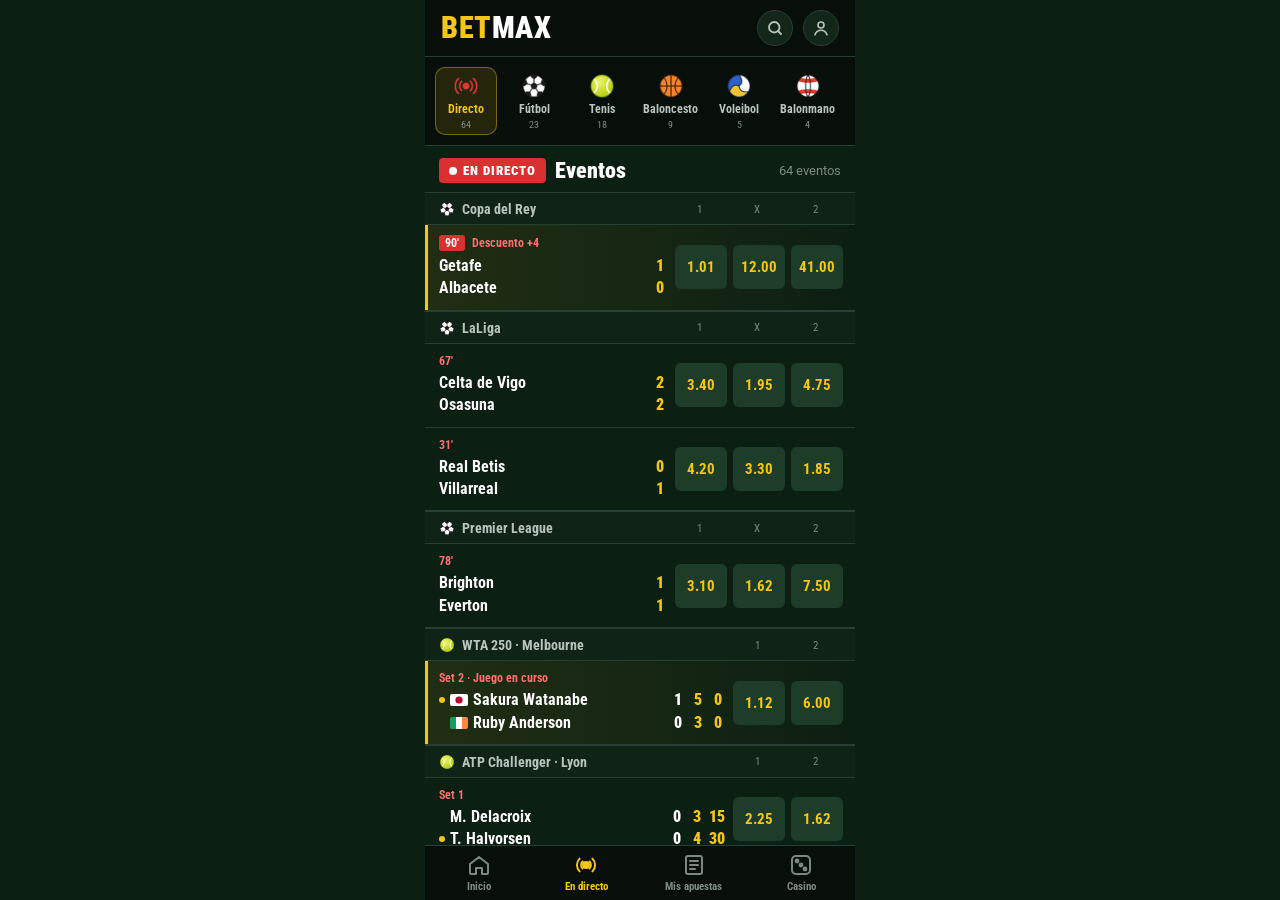
<file: index.html>
<!DOCTYPE html>
<html lang="es">
<head>
<meta charset="UTF-8">
<meta name="viewport" content="width=device-width, initial-scale=1.0, maximum-scale=1.0, user-scalable=no, viewport-fit=cover">
<meta name="apple-mobile-web-app-capable" content="yes">
<meta name="mobile-web-app-capable" content="yes">
<meta name="apple-mobile-web-app-status-bar-style" content="black-translucent">
<meta name="apple-mobile-web-app-title" content="BETMAX">
<meta name="theme-color" content="#080f0a">
<link rel="manifest" href="manifest.webmanifest">
<link rel="apple-touch-icon" href="icon-180.png">
<link rel="icon" type="image/png" href="icon-192.png">
<title>BETMAX</title>
<style>
@import url('https://fonts.googleapis.com/css2?family=Roboto+Condensed:wght@400;700;900&family=Roboto:wght@400;500;700&display=swap');
:root {
  --bg:#0c1f13; --bg-dark:#080f0a; --border:#274035;
  --yellow:#f5c518; --white:#fff; --dim:#b9c4bd; --grey:#7a8a80; --red:#d93030; --odd:#1d3d28;
}
* { margin:0; padding:0; box-sizing:border-box; -webkit-tap-highlight-color:transparent; }
html { height:100%; background:var(--bg); }
body {
  height:100vh; height:100dvh; max-width:430px; margin:0 auto; overflow:hidden;
  display:flex; flex-direction:column; background:var(--bg); color:var(--white);
  font-family:'Roboto',sans-serif; overscroll-behavior:none;
  -webkit-user-select:none; user-select:none; -webkit-touch-callout:none;
}
a { color:inherit; text-decoration:none; }

/* HEADER */
.app-header { background:var(--bg-dark); padding:calc(10px + env(safe-area-inset-top,0px)) 16px 10px; display:flex; align-items:center; justify-content:space-between; border-bottom:1px solid var(--border); flex-shrink:0; }
.logo { font-family:'Roboto Condensed',sans-serif; font-weight:900; font-size:30px; line-height:1; color:var(--yellow); letter-spacing:0.02em; }
.logo span { color:#fff; }
.hdr-right { display:flex; align-items:center; gap:10px; }
.hdr-btn { width:36px; height:36px; border-radius:50%; background:#13261a; border:1px solid var(--border); display:flex; align-items:center; justify-content:center; }

/* DEPORTES */
.sports { display:flex; gap:6px; padding:10px 10px; overflow-x:auto; flex-shrink:0; background:var(--bg-dark); border-bottom:1px solid var(--border); scrollbar-width:none; }
.sports::-webkit-scrollbar { display:none; }
.sport { flex-shrink:0; display:flex; flex-direction:column; align-items:center; gap:3px; min-width:62px; padding:6px 4px 5px; border-radius:10px; color:var(--dim); font-family:'Roboto Condensed',sans-serif; font-size:12px; font-weight:700; }
.sport .ic { width:26px; height:26px; display:block; }
.sport .ct { font-size:10px; color:var(--grey); font-weight:400; }
.sport.on { background:rgba(245,197,24,0.12); color:var(--yellow); box-shadow:inset 0 0 0 1px rgba(245,197,24,0.4); }

/* TÍTULO */
.live-title { display:flex; align-items:center; justify-content:space-between; padding:12px 14px 9px; flex-shrink:0; }
.live-title h1 { font-family:'Roboto Condensed',sans-serif; font-size:22px; font-weight:900; display:flex; align-items:center; gap:9px; }
.live-pill { display:inline-flex; align-items:center; gap:6px; background:var(--red); padding:5px 10px; border-radius:4px; font-size:13px; font-weight:900; letter-spacing:0.08em; font-family:'Roboto Condensed',sans-serif; }
.live-dot { width:8px; height:8px; background:#fff; border-radius:50%; animation:blink 1s infinite; }
@keyframes blink { 0%,100%{opacity:1} 50%{opacity:0.2} }
.live-title .count { color:var(--grey); font-size:13px; }

/* LISTA */
.list { flex:1; overflow-y:auto; -webkit-overflow-scrolling:touch; }
.comp { display:flex; align-items:center; justify-content:space-between; gap:8px; padding:8px 14px 7px; background:#0f2417; border-top:1px solid var(--border); border-bottom:1px solid var(--border); }
.comp-name { font-family:'Roboto Condensed',sans-serif; font-size:14px; font-weight:700; color:var(--dim); display:flex; align-items:center; gap:7px; }
.cic { width:16px; height:16px; display:block; }
.comp-cols { display:flex; gap:6px; font-size:11px; color:var(--grey); font-family:'Roboto Condensed',sans-serif; }
.comp-cols span { width:52px; text-align:center; }

.ev { display:flex; align-items:center; gap:8px; padding:10px 12px 10px 14px; border-bottom:1px solid var(--border); position:relative; }
.ev:active { background:#143021; }
.ev-main { flex:1; min-width:0; }
.ev-time { font-family:'Roboto Condensed',sans-serif; font-size:12px; color:#ff7070; font-weight:700; margin-bottom:4px; display:flex; align-items:center; gap:7px; }
.min-badge { background:var(--red); color:#fff; padding:1px 6px; border-radius:3px; animation:pulse 1.4s infinite; }
@keyframes pulse { 0%,100%{opacity:1} 50%{opacity:0.55} }
.ev-row { display:flex; align-items:center; gap:5px; font-family:'Roboto Condensed',sans-serif; font-size:16px; font-weight:700; line-height:1.4; }
.ev-row .nm { flex:1; min-width:0; white-space:nowrap; overflow:hidden; text-overflow:ellipsis; }
.ev-row .sc { min-width:15px; text-align:center; color:var(--yellow); font-weight:900; }
.ev-row .sc.g { color:var(--white); }
.srv { width:6px; height:6px; border-radius:50%; background:var(--yellow); flex-shrink:0; }
.srv.off { background:transparent; }
.flag { width:18px; height:12px; border-radius:2px; flex-shrink:0; display:block; }
.ev-odds { display:flex; gap:6px; flex-shrink:0; }
.odd { width:52px; height:44px; border-radius:6px; background:var(--odd); display:flex; align-items:center; justify-content:center; font-family:'Roboto Condensed',sans-serif; font-size:15px; font-weight:700; color:var(--yellow); }
.ev.hot { background:linear-gradient(90deg, rgba(245,197,24,0.09), rgba(245,197,24,0)); }
.ev.hot::before { content:''; position:absolute; left:0; top:0; bottom:0; width:3px; background:var(--yellow); }

/* NAV */
.nav { flex-shrink:0; display:flex; background:var(--bg-dark); border-top:1px solid var(--border); padding:7px 0 max(7px, calc(env(safe-area-inset-bottom,0px) - 14px)); }
.nav a { flex:1; display:flex; flex-direction:column; align-items:center; gap:3px; color:var(--grey); font-family:'Roboto Condensed',sans-serif; font-size:11px; font-weight:700; }
.nav a.on { color:var(--yellow); }
.nav svg { width:24px; height:24px; }
</style>
<link rel="stylesheet" href="ui.css">
</head>
<body>
<script>try{if(sessionStorage.getItem("nav")==="back")document.body.classList.add("back-in");sessionStorage.removeItem("nav");}catch(e){}</script>

<svg width="0" height="0" style="position:absolute">
  <defs>
    <symbol id="flag-jp" viewBox="0 0 900 600"><rect fill="#fff" width="900" height="600"/><circle fill="#bc002d" cx="450" cy="300" r="180"/></symbol>
    <symbol id="flag-ie" viewBox="0 0 3 2" preserveAspectRatio="none"><rect fill="#169b62" width="1" height="2"/><rect fill="#fff" x="1" width="1" height="2"/><rect fill="#ff883e" x="2" width="1" height="2"/></symbol>
  </defs>
</svg>

<div class="app-header">
  <div class="logo">BET<span>MAX</span></div>
  <div class="hdr-right">
    <div class="hdr-btn"><svg width="18" height="18" viewBox="0 0 24 24" fill="none" stroke="#b9c4bd" stroke-width="2.4" stroke-linecap="round"><circle cx="11" cy="11" r="7"/><path d="M20 20l-4-4"/></svg></div>
    <div class="hdr-btn"><svg width="18" height="18" viewBox="0 0 24 24" fill="none" stroke="#b9c4bd" stroke-width="2.2" stroke-linecap="round"><circle cx="12" cy="8" r="4"/><path d="M4 21c1.5-4 4.5-6 8-6s6.5 2 8 6"/></svg></div>
  </div>
</div>

<div class="sports">
  <div class="sport on"><img class="ic" src="icons/directo.png" alt="">Directo<span class="ct">64</span></div>
  <div class="sport"><img class="ic" src="icons/futbol.png" alt="">Fútbol<span class="ct">23</span></div>
  <div class="sport"><img class="ic" src="icons/tenis.png" alt="">Tenis<span class="ct">18</span></div>
  <div class="sport"><img class="ic" src="icons/baloncesto.png" alt="">Baloncesto<span class="ct">9</span></div>
  <div class="sport"><img class="ic" src="icons/voleibol.png" alt="">Voleibol<span class="ct">5</span></div>
  <div class="sport"><img class="ic" src="icons/balonmano.png" alt="">Balonmano<span class="ct">4</span></div>
  <div class="sport"><img class="ic" src="icons/esports.png" alt="">eSports<span class="ct">5</span></div>
</div>

<div class="live-title">
  <h1><span class="live-pill"><span class="live-dot"></span>EN DIRECTO</span>Eventos</h1>
  <span class="count">64 eventos</span>
</div>

<div class="list">

  <!-- FÚTBOL -->
  <div class="comp">
    <div class="comp-name"><img class="cic" src="icons/futbol.png" alt="">Copa del Rey</div>
    <div class="comp-cols"><span>1</span><span>X</span><span>2</span></div>
  </div>
  <a class="ev hot" href="getafe.html">
    <div class="ev-main">
      <div class="ev-time"><span class="min-badge">90'</span>Descuento +4</div>
      <div class="ev-row"><span class="nm">Getafe</span><span class="sc">1</span></div>
      <div class="ev-row"><span class="nm">Albacete</span><span class="sc">0</span></div>
    </div>
    <div class="ev-odds"><div class="odd">1.01</div><div class="odd">12.00</div><div class="odd">41.00</div></div>
  </a>

  <div class="comp">
    <div class="comp-name"><img class="cic" src="icons/futbol.png" alt="">LaLiga</div>
    <div class="comp-cols"><span>1</span><span>X</span><span>2</span></div>
  </div>
  <div class="ev">
    <div class="ev-main">
      <div class="ev-time">67'</div>
      <div class="ev-row"><span class="nm">Celta de Vigo</span><span class="sc">2</span></div>
      <div class="ev-row"><span class="nm">Osasuna</span><span class="sc">2</span></div>
    </div>
    <div class="ev-odds"><div class="odd">3.40</div><div class="odd">1.95</div><div class="odd">4.75</div></div>
  </div>
  <div class="ev">
    <div class="ev-main">
      <div class="ev-time">31'</div>
      <div class="ev-row"><span class="nm">Real Betis</span><span class="sc">0</span></div>
      <div class="ev-row"><span class="nm">Villarreal</span><span class="sc">1</span></div>
    </div>
    <div class="ev-odds"><div class="odd">4.20</div><div class="odd">3.30</div><div class="odd">1.85</div></div>
  </div>

  <div class="comp">
    <div class="comp-name"><img class="cic" src="icons/futbol.png" alt="">Premier League</div>
    <div class="comp-cols"><span>1</span><span>X</span><span>2</span></div>
  </div>
  <div class="ev">
    <div class="ev-main">
      <div class="ev-time">78'</div>
      <div class="ev-row"><span class="nm">Brighton</span><span class="sc">1</span></div>
      <div class="ev-row"><span class="nm">Everton</span><span class="sc">1</span></div>
    </div>
    <div class="ev-odds"><div class="odd">3.10</div><div class="odd">1.62</div><div class="odd">7.50</div></div>
  </div>

  <!-- TENIS -->
  <div class="comp">
    <div class="comp-name"><img class="cic" src="icons/tenis.png" alt="">WTA 250 · Melbourne</div>
    <div class="comp-cols"><span>1</span><span>2</span></div>
  </div>
  <a class="ev hot" href="sakura.html">
    <div class="ev-main">
      <div class="ev-time">Set 2 · Juego en curso</div>
      <div class="ev-row"><span class="srv"></span><svg class="flag" viewBox="0 0 900 600"><use href="#flag-jp"/></svg><span class="nm">Sakura Watanabe</span><span class="sc g">1</span><span class="sc">5</span><span class="sc">0</span></div>
      <div class="ev-row"><span class="srv off"></span><svg class="flag" viewBox="0 0 3 2" preserveAspectRatio="none"><use href="#flag-ie"/></svg><span class="nm">Ruby Anderson</span><span class="sc g">0</span><span class="sc">3</span><span class="sc">0</span></div>
    </div>
    <div class="ev-odds"><div class="odd">1.12</div><div class="odd">6.00</div></div>
  </a>

  <div class="comp">
    <div class="comp-name"><img class="cic" src="icons/tenis.png" alt="">ATP Challenger · Lyon</div>
    <div class="comp-cols"><span>1</span><span>2</span></div>
  </div>
  <div class="ev">
    <div class="ev-main">
      <div class="ev-time">Set 1</div>
      <div class="ev-row"><span class="srv off"></span><span class="nm">M. Delacroix</span><span class="sc g">0</span><span class="sc">3</span><span class="sc">15</span></div>
      <div class="ev-row"><span class="srv"></span><span class="nm">T. Halvorsen</span><span class="sc g">0</span><span class="sc">4</span><span class="sc">30</span></div>
    </div>
    <div class="ev-odds"><div class="odd">2.25</div><div class="odd">1.62</div></div>
  </div>

  <!-- BALONCESTO -->
  <div class="comp">
    <div class="comp-name"><img class="cic" src="icons/baloncesto.png" alt="">Liga Endesa</div>
    <div class="comp-cols"><span>1</span><span>2</span></div>
  </div>
  <div class="ev">
    <div class="ev-main">
      <div class="ev-time">4º cuarto · 03:12</div>
      <div class="ev-row"><span class="nm">Unicaja</span><span class="sc">78</span></div>
      <div class="ev-row"><span class="nm">Baskonia</span><span class="sc">74</span></div>
    </div>
    <div class="ev-odds"><div class="odd">1.30</div><div class="odd">3.40</div></div>
  </div>

  <!-- ESPORTS -->
  <div class="comp">
    <div class="comp-name"><img class="cic" src="icons/esports.png" alt="">LoL · Superliga</div>
    <div class="comp-cols"><span>1</span><span>2</span></div>
  </div>
  <div class="ev">
    <div class="ev-main">
      <div class="ev-time">Mapa 2</div>
      <div class="ev-row"><span class="nm">Movistar KOI Fénix</span><span class="sc">1</span></div>
      <div class="ev-row"><span class="nm">Barça eSports</span><span class="sc">0</span></div>
    </div>
    <div class="ev-odds"><div class="odd">1.44</div><div class="odd">2.70</div></div>
  </div>
</div>

<nav class="nav">
  <a href="#"><svg viewBox="0 0 24 24" fill="none" stroke="currentColor" stroke-width="2" stroke-linecap="round" stroke-linejoin="round"><path d="M3 11l9-7 9 7v9a1 1 0 0 1-1 1h-5v-6H9v6H4a1 1 0 0 1-1-1z"/></svg>Inicio</a>
  <a href="#" class="on"><svg viewBox="0 0 24 24" fill="none" stroke="currentColor" stroke-width="2" stroke-linecap="round"><circle cx="12" cy="12" r="3" fill="currentColor"/><path d="M5.6 5.6a9 9 0 0 0 0 12.8M18.4 5.6a9 9 0 0 1 0 12.8M8.5 8.5a5 5 0 0 0 0 7M15.5 8.5a5 5 0 0 1 0 7"/></svg>En directo</a>
  <a href="#"><svg viewBox="0 0 24 24" fill="none" stroke="currentColor" stroke-width="2" stroke-linecap="round"><rect x="4" y="3" width="16" height="18" rx="2"/><path d="M8 8h8M8 12h8M8 16h5"/></svg>Mis apuestas</a>
  <a href="#"><svg viewBox="0 0 24 24" fill="none" stroke="currentColor" stroke-width="2" stroke-linecap="round"><rect x="3" y="3" width="18" height="18" rx="4"/><circle cx="8" cy="8" r="1.4" fill="currentColor"/><circle cx="16" cy="16" r="1.4" fill="currentColor"/><circle cx="12" cy="12" r="1.4" fill="currentColor"/></svg>Casino</a>
</nav>

<script src="ui.js"></script>
</body>
</html>
</file>
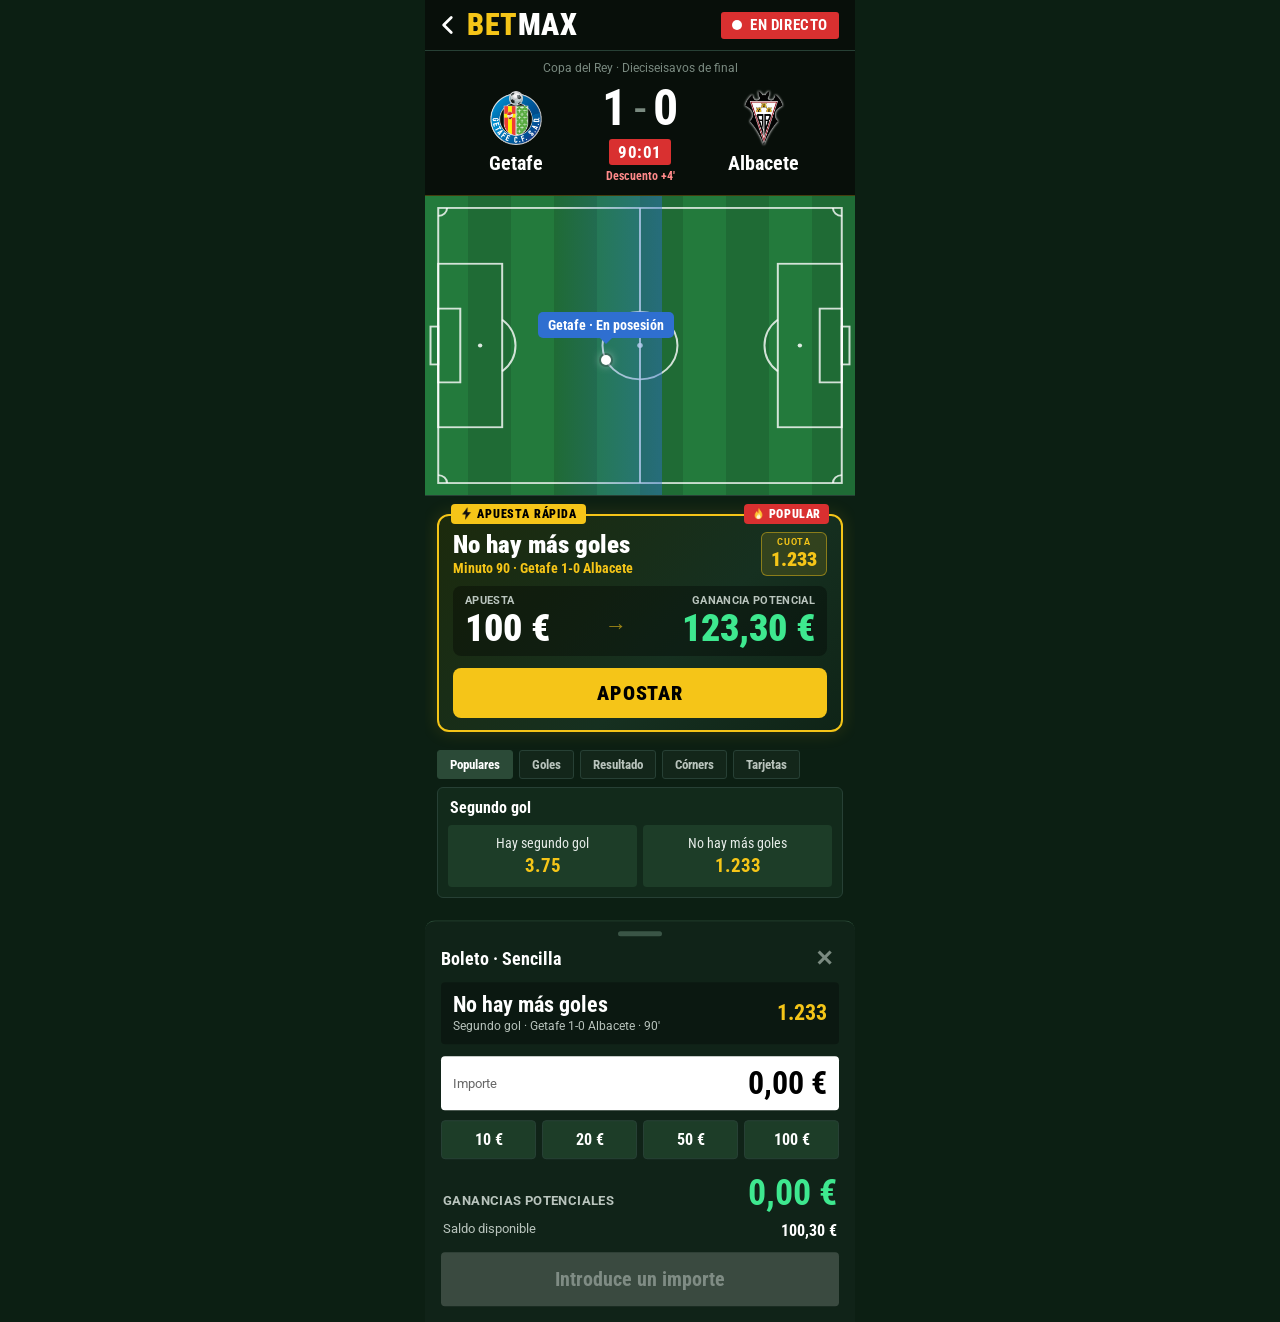
<file: getafe.html>
<!DOCTYPE html>
<html lang="es">
<head>
<meta charset="UTF-8">
<meta name="viewport" content="width=device-width, initial-scale=1.0, maximum-scale=1.0, user-scalable=no, viewport-fit=cover">
<meta name="apple-mobile-web-app-capable" content="yes">
<meta name="mobile-web-app-capable" content="yes">
<meta name="apple-mobile-web-app-status-bar-style" content="black-translucent">
<meta name="apple-mobile-web-app-title" content="BETMAX">
<meta name="theme-color" content="#080f0a">
<link rel="manifest" href="manifest.webmanifest">
<link rel="apple-touch-icon" href="icon-180.png">
<link rel="icon" type="image/png" href="icon-192.png">
<title>BETMAX · Getafe vs Albacete</title>
<style>
@import url('https://fonts.googleapis.com/css2?family=Roboto+Condensed:wght@400;700;900&family=Roboto:wght@400;500;700&display=swap');
:root {
  --bg:#0c1f13; --bg-dark:#080f0a; --border:#274035; --card:#122a1b;
  --yellow:#f5c518; --white:#fff; --dim:#b9c4bd; --grey:#7a8a80; --red:#d93030;
  --odd:#1d3d28; --green-gain:#3ee88f; --getafe:#2f6fd0; --albacete:#e9e9e9;
}
* { margin:0; padding:0; box-sizing:border-box; -webkit-tap-highlight-color:transparent; }
html { height:100%; background:var(--bg); }
body {
  height:100vh; height:100dvh; max-width:430px; margin:0 auto; overflow:hidden;
  display:flex; flex-direction:column; background:var(--bg); color:var(--white);
  font-family:'Roboto',sans-serif; overscroll-behavior:none;
  -webkit-user-select:none; user-select:none; -webkit-touch-callout:none;
}
a { color:inherit; text-decoration:none; }
.c { font-family:'Roboto Condensed',sans-serif; }

/* HEADER */
.app-header { background:var(--bg-dark); padding:calc(10px + env(safe-area-inset-top,0px)) 16px 10px; display:flex; align-items:center; justify-content:space-between; border-bottom:1px solid var(--border); flex-shrink:0; }
.hdr-left { display:flex; align-items:center; gap:6px; margin-left:-6px; }
.logo { font-family:'Roboto Condensed',sans-serif; font-weight:900; font-size:30px; line-height:1; color:var(--yellow); letter-spacing:0.02em; }
.logo span { color:#fff; }
.live-pill { display:flex; align-items:center; gap:8px; background:var(--red); padding:6px 11px; border-radius:3px; font-family:'Roboto Condensed',sans-serif; font-size:15px; font-weight:700; letter-spacing:0.04em; line-height:1; }
.live-dot { width:10px; height:10px; background:#fff; border-radius:50%; animation:blink 1s infinite; }
@keyframes blink { 0%,100%{opacity:1} 50%{opacity:0.2} }
@keyframes livePulse { 0%{box-shadow:0 0 0 0 rgba(217,48,48,0.55)} 70%{box-shadow:0 0 0 9px rgba(217,48,48,0)} 100%{box-shadow:0 0 0 0 rgba(217,48,48,0)} }

.scroll { flex:1; overflow-y:auto; -webkit-overflow-scrolling:touch; padding-bottom:max(12px, calc(env(safe-area-inset-bottom,0px) - 8px)); }

/* MARCADOR */
.score { background:var(--bg-dark); padding:10px 14px 12px; border-bottom:1px solid rgba(245,197,24,0.25); }
.score-comp { text-align:center; font-size:12px; color:var(--grey); margin-bottom:8px; }
.score-main { display:grid; grid-template-columns:1fr auto 1fr; align-items:center; gap:8px; }
.team { display:flex; flex-direction:column; align-items:center; gap:6px; font-family:'Roboto Condensed',sans-serif; font-size:20px; font-weight:700; }
.crest { width:54px; height:54px; display:block; object-fit:contain; }
.crest.alb { filter:drop-shadow(0 0 1px rgba(255,255,255,0.85)) drop-shadow(0 0 1px rgba(255,255,255,0.5)); }
.mid { text-align:center; }
.goals { font-family:'Roboto Condensed',sans-serif; font-size:50px; font-weight:700; line-height:1; letter-spacing:0.02em; }
.goals .sep { color:var(--grey); margin:0 6px; font-weight:400; }
.clock { display:inline-flex; align-items:center; gap:6px; margin-top:6px; background:var(--red); color:#fff; border-radius:3px; padding:3px 9px; font-family:'Roboto Condensed',sans-serif; font-size:17px; font-weight:700; letter-spacing:0.03em; }
.added { font-size:12px; color:#ff8a8a; font-weight:700; margin-top:4px; font-family:'Roboto Condensed',sans-serif; }

/* MINI CAMPO */
.pitch-wrap { position:relative; height:300px; background:#1f6b35; overflow:hidden; border-bottom:1px solid var(--border); }
.pitch-wrap svg { position:absolute; inset:0; width:100%; height:100%; }
.mom { position:absolute; top:0; bottom:0; transition:all 0.9s cubic-bezier(0.22,1,0.36,1); }
.mom-lbl { position:absolute; top:10px; transform:translateX(-50%); white-space:nowrap; padding:5px 10px; border-radius:5px; font-family:'Roboto Condensed',sans-serif; font-size:14px; font-weight:700; transition:all 0.6s ease; }
.mom-lbl::after { content:''; position:absolute; left:50%; bottom:-6px; transform:translateX(-50%); border:6px solid transparent; border-bottom:0; border-top-color:inherit; }
.mom-lbl.danger { }
@keyframes dangerPulse { 0%,100%{transform:translateX(-50%) scale(1)} 50%{transform:translateX(-50%) scale(1.06)} }
.pball { position:absolute; width:10px; height:10px; margin:-5px 0 0 -5px; border-radius:50%; background:#fff; box-shadow:0 0 0 2px rgba(0,0,0,0.25), 0 0 10px rgba(255,255,255,0.7); transition:left 0.9s ease, top 0.9s ease; }

/* APUESTA PREHECHA (tentación) */
.tempt { position:relative; margin:18px 12px 6px; border:2px solid var(--yellow); border-radius:12px; background:linear-gradient(135deg,#1c2a0c 0%,#163020 60%,#0f2417 100%); padding:16px 14px 12px; box-shadow:0 0 18px rgba(245,197,24,0.15); }
.tempt-tag { position:absolute; top:-12px; left:12px; background:var(--yellow); color:#000; font-family:'Roboto Condensed',sans-serif; font-size:12px; font-weight:900; letter-spacing:0.07em; padding:3px 9px; border-radius:4px; }
.tempt-hot { position:absolute; top:-12px; right:12px; background:var(--red); color:#fff; font-family:'Roboto Condensed',sans-serif; font-size:12px; font-weight:900; letter-spacing:0.05em; padding:3px 8px; border-radius:4px; }
.tempt-row { display:flex; align-items:center; gap:10px; margin-bottom:10px; }
.tempt-pick { flex:1; }
.tempt-name { font-family:'Roboto Condensed',sans-serif; font-size:25px; font-weight:900; line-height:1.05; }
.tempt-mkt { font-family:'Roboto Condensed',sans-serif; font-size:14px; color:var(--yellow); font-weight:700; margin-top:2px; }
.tempt-odd { text-align:center; background:rgba(245,197,24,0.13); border:1px solid rgba(245,197,24,0.45); border-radius:6px; padding:4px 9px; }
.tempt-odd small { display:block; font-size:9px; letter-spacing:0.1em; color:var(--yellow); font-weight:700; }
.tempt-odd b { font-family:'Roboto Condensed',sans-serif; font-size:20px; font-weight:900; color:var(--yellow); }
.tempt-amounts { display:grid; grid-template-columns:auto 1fr auto; align-items:end; background:rgba(0,0,0,0.35); border-radius:8px; padding:8px 12px 9px; }
.tempt-amounts .arrow { text-align:center; }
.lbl { white-space:nowrap; font-size:11px; color:var(--dim); letter-spacing:0.03em; text-transform:uppercase; font-weight:700; margin-bottom:2px; }
.r { text-align:right; }
.amt { white-space:nowrap; font-family:'Roboto Condensed',sans-serif; font-size:38px; font-weight:900; line-height:1; }
.amt.gain { color:var(--green-gain); }
.arrow { font-size:22px; color:var(--yellow); opacity:0.6; padding:0 4px 8px; }
.tempt-social-x { font-size:12px; color:var(--dim); margin:9px 2px 10px; display:flex; align-items:center; gap:6px; }
.tempt-social-x b { color:#fff; }
.btn-bet { display:block; width:100%; border:none; border-radius:8px; background:var(--yellow); color:#000; font-family:'Roboto Condensed',sans-serif; font-size:20px; font-weight:900; letter-spacing:0.04em; padding:13px 0; cursor:pointer; }
.btn-bet:active { transform:scale(0.98); }

.tag-ic { width:13px; height:13px; display:inline-block; vertical-align:-2px; margin-right:4px; }
/* Apuesta activa (después de apostar) */
.active-card { display:none; }
.placed .tempt { display:none; }
.placed .active-card { display:block; }

/* MERCADOS */
.tabs { display:flex; gap:6px; padding:12px 12px 8px; overflow-x:auto; scrollbar-width:none; }
.tabs::-webkit-scrollbar { display:none; }
.tab { flex-shrink:0; padding:6px 12px; border-radius:3px; background:#13261a; border:1px solid var(--border); font-family:'Roboto Condensed',sans-serif; font-size:13px; font-weight:700; color:var(--dim); }
.tab.on { background:#2b4a37; border-color:#2b4a37; color:#fff; }
.mkt { margin:0 12px 8px; background:var(--card); border:1px solid var(--border); border-radius:6px; overflow:hidden; }
.mkt-h { display:flex; align-items:center; justify-content:space-between; padding:10px 12px 8px; font-family:'Roboto Condensed',sans-serif; font-size:16px; font-weight:700; }
.mkt-h .star { color:var(--yellow); font-size:14px; }
.mkt-opts { display:grid; gap:6px; padding:0 10px 10px; }
.mkt-opts.two { grid-template-columns:1fr 1fr; }
.mkt-opts.three { grid-template-columns:1fr 1fr 1fr; }
.opt { background:var(--odd); border-radius:4px; padding:9px 10px; display:flex; flex-direction:column; align-items:center; gap:3px; border:1.5px solid transparent; cursor:pointer; }
.opt span { font-family:'Roboto Condensed',sans-serif; font-size:14px; color:#e6ece8; text-align:center; line-height:1.15; }
.opt b { font-family:'Roboto Condensed',sans-serif; font-size:19px; font-weight:700; color:var(--yellow); }
.opt.sel { background:var(--yellow); }
.opt.sel span, .opt.sel b { color:#000; }

/* BOLETO (hoja inferior) */
.dim { position:fixed; inset:0; background:rgba(0,0,0,0.6); opacity:0; pointer-events:none; transition:opacity 0.25s; z-index:50; }
.dim.show { opacity:1; pointer-events:auto; }
.sheet { position:fixed; left:0; right:0; bottom:0; max-width:430px; margin:0 auto; background:#102318; border-top:1px solid #2b4a37; border-radius:10px 10px 0 0; z-index:60; transform:translateY(105%); transition:transform 0.38s cubic-bezier(0.22,1,0.36,1); padding:8px 16px calc(16px + env(safe-area-inset-bottom,0px)); }
.sheet.show { transform:translateY(0); }
.grab { width:44px; height:5px; border-radius:3px; background:#3a5546; margin:2px auto 10px; }
.sh-title { display:flex; justify-content:space-between; align-items:center; font-family:'Roboto Condensed',sans-serif; font-size:18px; font-weight:700; color:#fff; margin-bottom:10px; }
.sh-close { color:var(--grey); font-size:22px; line-height:1; padding:2px 6px; cursor:pointer; }
.sel-box { display:flex; align-items:center; gap:10px; background:rgba(0,0,0,0.3); border-radius:4px; padding:11px 12px; margin-bottom:12px; }
.sel-main { flex:1; }
.sel-name { font-family:'Roboto Condensed',sans-serif; font-size:22px; font-weight:700; line-height:1.05; }
.sel-sub { font-size:12px; color:var(--dim); margin-top:3px; }
.sel-odd { font-family:'Roboto Condensed',sans-serif; font-size:22px; font-weight:700; color:var(--yellow); }
.stake-row { display:flex; align-items:center; gap:10px; margin-bottom:10px; }
.stake-box { flex:1; background:#fff; color:#000; border-radius:4px; padding:8px 12px; display:flex; justify-content:space-between; align-items:center; }
.stake-box small { font-size:13px; color:#666; }
.stake-box b { font-family:'Roboto Condensed',sans-serif; font-size:32px; font-weight:700; }
.chips { display:grid; grid-template-columns:repeat(4,1fr); gap:6px; margin-bottom:12px; }
.chip { background:var(--odd); border:1px solid var(--border); border-radius:4px; padding:9px 0; text-align:center; font-family:'Roboto Condensed',sans-serif; font-size:16px; font-weight:700; color:#fff; cursor:pointer; }
.chip.on { border-color:#fff; background:#2b4a37; }
.win-row { display:flex; justify-content:space-between; align-items:baseline; padding:4px 2px 2px; }
.win-row .lbl { font-size:13px; }
.win-row b { font-family:'Roboto Condensed',sans-serif; font-size:36px; font-weight:700; color:var(--green-gain); line-height:1; }
.bal { font-size:13px; color:var(--dim); margin:8px 2px 12px; display:flex; justify-content:space-between; }
.bal b { color:#fff; font-family:'Roboto Condensed',sans-serif; font-size:16px; }
.btn-place { display:block; width:100%; border:none; border-radius:4px; background:var(--yellow); color:#000; font-family:'Roboto Condensed',sans-serif; font-size:20px; font-weight:700; padding:15px 0; cursor:pointer; }
.btn-place:disabled { background:#3a4a40; color:#7f8c84; }
.spinner { display:inline-block; width:18px; height:18px; border:3px solid rgba(0,0,0,0.25); border-top-color:#000; border-radius:50%; animation:spin 0.7s linear infinite; vertical-align:-3px; }
@keyframes spin { to{transform:rotate(360deg)} }

/* Confirmación */
.done { display:none; text-align:center; padding:6px 0 2px; }
.sheet.ok .form { display:none; }
.sheet.ok .done { display:block; }
.ok-icon { width:52px; height:52px; border-radius:50%; background:#1f9e5a; margin:4px auto 10px; display:flex; align-items:center; justify-content:center; }
@keyframes pop { from{transform:scale(0)} to{transform:scale(1)} }
.ok-title { font-family:'Roboto Condensed',sans-serif; font-size:24px; font-weight:700; margin-bottom:12px; }
.ticket { background:rgba(0,0,0,0.3); border-radius:4px; text-align:left; margin-bottom:14px; }
.tk { display:flex; justify-content:space-between; align-items:baseline; padding:10px 12px; font-size:14px; color:var(--dim); }
.tk + .tk { border-top:1px solid rgba(255,255,255,0.08); }
.tk b { font-family:'Roboto Condensed',sans-serif; font-size:19px; color:#fff; }
.tk b.g { color:var(--green-gain); }
.tk b.red { color:#ff6b6b; }
</style>
<link rel="stylesheet" href="ui.css">
</head>
<body>
<script>try{if(sessionStorage.getItem("nav")==="back")document.body.classList.add("back-in");sessionStorage.removeItem("nav");}catch(e){}</script>

<div class="app-header">
  <a href="index.html" class="hdr-left" data-back><svg width="26" height="26" viewBox="0 0 24 24" fill="none" stroke="#fff" stroke-width="2.6" stroke-linecap="round" stroke-linejoin="round"><path d="M15 5l-7 7 7 7"/></svg><span class="logo">BET<span>MAX</span></span></a>
  <div class="live-pill"><span class="live-dot"></span>EN DIRECTO</div>
</div>

<div class="scroll" id="page">

  <!-- MARCADOR -->
  <div class="score">
    <div class="score-comp">Copa del Rey · Dieciseisavos de final</div>
    <div class="score-main">
      <div class="team">
        <img class="crest" src="getafe-escudo.png" alt="">
        Getafe
      </div>
      <div class="mid">
        <div class="goals">1<span class="sep">-</span>0</div>
        <div class="clock"><span id="clock">90:00</span></div>
        <div class="added">Descuento +4'</div>
      </div>
      <div class="team">
        <img class="crest alb" src="albacete-escudo.png" alt="">
        Albacete
      </div>
    </div>
  </div>

  <!-- MINI CAMPO -->
  <div class="pitch-wrap" id="pitch">
    <svg viewBox="0 0 390 300" preserveAspectRatio="none">
      <g fill="#237a3c"><rect x="0" width="39" height="300"/><rect x="78" width="39" height="300"/><rect x="156" width="39" height="300"/><rect x="234" width="39" height="300"/><rect x="312" width="39" height="300"/></g>
      <g fill="none" stroke="rgba(255,255,255,0.8)" stroke-width="1.8">
        <rect x="12" y="12" width="366" height="276"/>
        <line x1="195" y1="12" x2="195" y2="288"/>
        <circle cx="195" cy="150" r="34"/>
        <rect x="12" y="68" width="58" height="164"/><rect x="12" y="113" width="20" height="74"/>
        <path d="M70 124 A34 34 0 0 1 70 176"/>
        <rect x="320" y="68" width="58" height="164"/><rect x="358" y="113" width="20" height="74"/>
        <path d="M320 124 A34 34 0 0 0 320 176"/>
        <rect x="5" y="131" width="7" height="38"/><rect x="378" y="131" width="7" height="38"/>
        <path d="M12 20 A8 8 0 0 0 20 12 M370 12 A8 8 0 0 0 378 20 M12 280 A8 8 0 0 1 20 288 M370 288 A8 8 0 0 1 378 280"/>
      </g>
      <g fill="rgba(255,255,255,0.85)"><circle cx="195" cy="150" r="2.5"/><circle cx="50" cy="150" r="2"/><circle cx="340" cy="150" r="2"/></g>
    </svg>
    <div class="mom" id="mom"></div>
    <div class="pball" id="pball" style="left:50%;top:50%"></div>
    <div class="mom-lbl" id="momlbl" style="left:50%">Balón en juego</div>
  </div>

  <!-- APUESTA PREHECHA -->
  <div class="tempt" id="tempt">
    <div class="tempt-tag"><img class="tag-ic" src="icons/rayo.png" alt="">APUESTA RÁPIDA</div>
    <div class="tempt-hot"><img class="tag-ic" src="icons/llama.png" alt="">POPULAR</div>
    <div class="tempt-row">
      <div class="tempt-pick">
        <div class="tempt-name">No hay más goles</div>
        <div class="tempt-mkt">Minuto 90 · Getafe 1-0 Albacete</div>
      </div>
      <div class="tempt-odd"><small>CUOTA</small><b>1.233</b></div>
    </div>
    <div class="tempt-amounts" style="margin-bottom:12px">
      <div><div class="lbl">Apuesta</div><div class="amt">100 €</div></div>
      <div class="arrow">→</div>
      <div class="r"><div class="lbl">Ganancia potencial</div><div class="amt gain">123,30 €</div></div>
    </div>
    <button class="btn-bet" onclick="openSlip(100)">APOSTAR</button>
  </div>

  <!-- APUESTA ACTIVA (tras confirmar) -->
  <div class="tempt active-card" style="animation:none">
    <div class="tempt-tag">APUESTA ACTIVA</div>
    <div class="tempt-row">
      <div class="tempt-pick">
        <div class="tempt-name">No hay más goles</div>
        <div class="tempt-mkt">Segundo gol · Getafe – Albacete</div>
      </div>
      <div class="tempt-odd"><small>CUOTA</small><b>1.233</b></div>
    </div>
    <div class="tempt-amounts" style="margin-bottom:12px">
      <div><div class="lbl">Apostado</div><div class="amt">100 €</div></div>
      <div class="arrow">→</div>
      <div class="r"><div class="lbl">Ganancia potencial</div><div class="amt gain">123,30 €</div></div>
    </div>
  </div>

  <!-- MERCADOS -->
  <div class="tabs">
    <div class="tab on">Populares</div><div class="tab">Goles</div><div class="tab">Resultado</div><div class="tab">Córners</div><div class="tab">Tarjetas</div>
  </div>

  <div class="mkt">
    <div class="mkt-h">Segundo gol</div>
    <div class="mkt-opts two">
      <div class="opt" id="opt-yes"><span>Hay segundo gol</span><b>3.75</b></div>
      <div class="opt" id="opt-no" onclick="openSlip(0)"><span>No hay más goles</span><b>1.233</b></div>
    </div>
  </div>

  <div class="mkt">
    <div class="mkt-h">Resultado final</div>
    <div class="mkt-opts three">
      <div class="opt"><span>Getafe</span><b>1.01</b></div>
      <div class="opt"><span>Empate</span><b>12.00</b></div>
      <div class="opt"><span>Albacete</span><b>41.00</b></div>
    </div>
  </div>

  <div class="mkt">
    <div class="mkt-h">Próximo gol</div>
    <div class="mkt-opts three">
      <div class="opt"><span>Getafe</span><b>8.00</b></div>
      <div class="opt"><span>Ninguno</span><b>1.233</b></div>
      <div class="opt"><span>Albacete</span><b>5.50</b></div>
    </div>
  </div>

  <div class="mkt">
    <div class="mkt-h">Total de goles</div>
    <div class="mkt-opts two">
      <div class="opt"><span>Más de 1.5</span><b>3.75</b></div>
      <div class="opt"><span>Menos de 1.5</span><b>1.233</b></div>
    </div>
  </div>
</div>

<!-- BOLETO -->
<div class="dim" id="dim" onclick="closeSlip()"></div>
<div class="sheet" id="sheet">
  <div class="grab"></div>
  <div class="form">
    <div class="sh-title"><span>Boleto · Sencilla</span><span class="sh-close" onclick="closeSlip()">✕</span></div>
    <div class="sel-box">
      <div class="sel-main">
        <div class="sel-name">No hay más goles</div>
        <div class="sel-sub">Segundo gol · Getafe 1-0 Albacete · 90'</div>
      </div>
      <div class="sel-odd">1.233</div>
    </div>
    <div class="stake-row">
      <div class="stake-box"><small>Importe</small><b id="stake">0,00 €</b></div>
    </div>
    <div class="chips">
      <div class="chip" data-v="10">10 €</div>
      <div class="chip" data-v="20">20 €</div>
      <div class="chip" data-v="50">50 €</div>
      <div class="chip" data-v="100">100 €</div>
    </div>
    <div class="win-row"><span class="lbl" style="font-size:13px">Ganancias potenciales</span><b id="win">0,00 €</b></div>
    <div class="bal"><span>Saldo disponible</span><b>100,30 €</b></div>
    <button class="btn-place" id="place" disabled onclick="placeBet()">Introduce un importe</button>
  </div>
  <div class="done">
    <div class="ok-icon"><svg width="34" height="34" viewBox="0 0 24 24" fill="none" stroke="#fff" stroke-width="3.4" stroke-linecap="round" stroke-linejoin="round"><path d="M5 12.5l4.5 4.5L19 7.5"/></svg></div>
    <div class="ok-title">Apuesta realizada</div>
    <div class="ticket">
      <div class="tk"><span>Selección</span><b>No hay más goles</b></div>
      <div class="tk"><span>Importe</span><b>100,00 €</b></div>
      <div class="tk"><span>Ganancias potenciales</span><b class="g">123,30 €</b></div>
      <div class="tk"><span>Saldo restante</span><b class="red">0,30 €</b></div>
    </div>
    <button class="btn-place" onclick="finish()">Aceptar</button>
  </div>
</div>

<script>
const ODD = 1.233;
let stake = 0;
const eur = v => v.toFixed(2).replace('.', ',') + ' €';

// ── Reloj del partido ──
let secs = 0;
setInterval(() => {
  secs++;
  const m = 90 + Math.floor(secs / 60), s = secs % 60;
  document.getElementById('clock').textContent = `${m}:${String(s).padStart(2, '0')}`;
}, 1000);

// ── Mini campo: presión del Albacete (Getafe defiende a la izquierda) ──
const mom = document.getElementById('mom'), lbl = document.getElementById('momlbl'), pb = document.getElementById('pball');
const states = [
  { txt:'Getafe · En posesión',        side:'g', from:30, to:55, bx:42, by:55, lx:42 },
  { txt:'Albacete · Ataque',           side:'a', from:35, to:100, bx:38, by:40, lx:55 },
  { txt:'Albacete · Ataque peligroso', side:'a', from:8,  to:100, bx:16, by:58, lx:40, danger:true },
  { txt:'Getafe · Despeje',            side:'g', from:20, to:60, bx:48, by:30, lx:45 },
  { txt:'Albacete · Ataque',           side:'a', from:28, to:100, bx:30, by:62, lx:50 },
  { txt:'Albacete · Córner',           side:'a', from:3,  to:100, bx:4,  by:8,  lx:34, danger:true },
];
let si = 0;
function setState(st) {
  const isA = st.side === 'a';
  mom.style.left = st.from + '%'; mom.style.width = (st.to - st.from) + '%';
  mom.style.background = isA
    ? `linear-gradient(270deg, rgba(255,255,255,0) 0%, ${st.danger ? 'rgba(255,70,70,0.45)' : 'rgba(255,255,255,0.28)'} 100%)`
    : 'linear-gradient(90deg, rgba(47,111,208,0) 0%, rgba(47,111,208,0.45) 100%)';
  lbl.textContent = st.txt;
  lbl.style.left = Math.min(72, Math.max(29, st.bx)) + '%';
  lbl.style.background = isA ? (st.danger ? '#c62828' : '#f2f2f2') : '#2f6fd0';
  lbl.style.color = isA && !st.danger ? '#111' : '#fff';
  lbl.style.borderTopColor = lbl.style.background;
  lbl.style.top = st.by > 22 ? `calc(${st.by}% - 48px)` : `calc(${st.by}% + 18px)`;
  lbl.classList.toggle('danger', !!st.danger);
  pb.style.left = st.bx + '%'; pb.style.top = st.by + '%';
}
setState(states[0]);
setInterval(() => { si = (si + 1) % states.length; setState(states[si]); }, 3200);

// ── Boleto ──
function setStake(v) {
  stake = v;
  document.getElementById('stake').textContent = v ? v + ',00 €' : '0,00 €';
  document.getElementById('win').textContent = eur(v * ODD);
  document.querySelectorAll('.chip').forEach(c => c.classList.toggle('on', +c.dataset.v === v));
  const b = document.getElementById('place');
  b.disabled = !v;
  b.textContent = v ? 'Realizar apuesta' : 'Introduce un importe';
}
document.querySelectorAll('.chip').forEach(c => c.addEventListener('click', () => setStake(+c.dataset.v)));

function openSlip(v) {
  document.getElementById('sheet').classList.remove('ok');
  setStake(v);
  document.getElementById('opt-no').classList.add('sel');
  document.getElementById('dim').classList.add('show');
  document.getElementById('sheet').classList.add('show');
}
function closeSlip() {
  document.getElementById('dim').classList.remove('show');
  document.getElementById('sheet').classList.remove('show');
  if (!document.getElementById('page').classList.contains('placed'))
    document.getElementById('opt-no').classList.remove('sel');
}
function placeBet() {
  const b = document.getElementById('place');
  b.disabled = true; b.innerHTML = '<span class="spinner"></span>';
  setTimeout(() => document.getElementById('sheet').classList.add('ok'), 900);
}
function finish() {
  document.getElementById('page').classList.add('placed');
  closeSlip();
  document.getElementById('page').scrollTo({ top: 0, behavior: 'smooth' });
}
</script>
<script src="ui.js"></script>
</body>
</html>
</file>
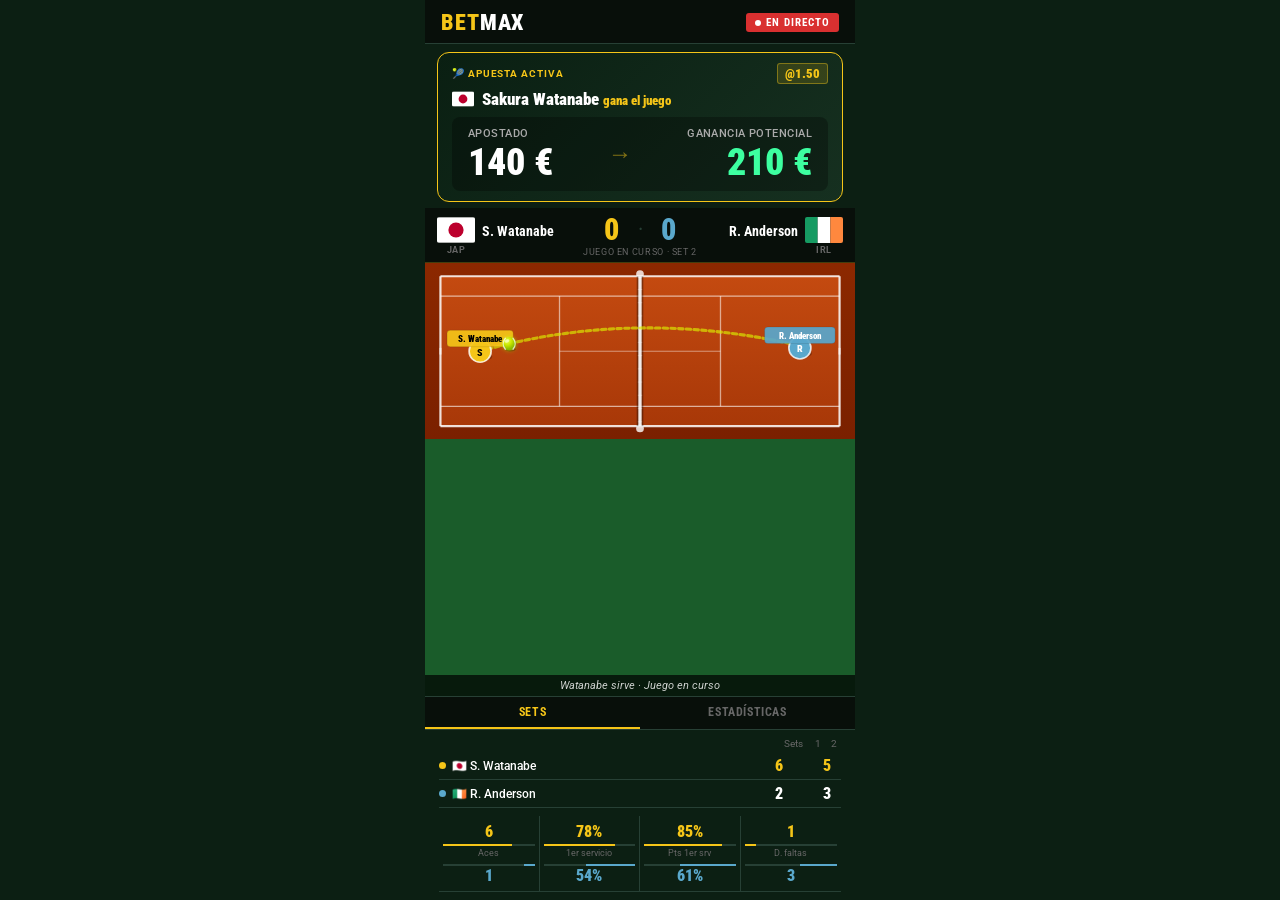
<file: sakura-vs-ruby-v10.html>
<!DOCTYPE html>
<html lang="es">
<head>
<meta charset="UTF-8">
<meta name="viewport" content="width=device-width, initial-scale=1.0, maximum-scale=1.0, user-scalable=no, viewport-fit=cover">
<meta name="apple-mobile-web-app-capable" content="yes">
<meta name="apple-mobile-web-app-status-bar-style" content="black-translucent">
<title>BETMAX · Sakura vs Ruby</title>
<style>
@import url('https://fonts.googleapis.com/css2?family=Roboto+Condensed:wght@400;700;900&family=Roboto:wght@300;400;500&display=swap');

:root {
  --green-dark:  #0c1f13;
  --green-surf:  #1a3828;
  --yellow:      #f5c518;
  --white:       #ffffff;
  --white-dim:   #aaaaaa;
  --grey:        #666;
  --border:      #274035;
  --red:         #d93030;
  --red-bright:  #ff2020;
  --blue:        #5aa8cc;
  --green-gain:  #3dffa0;
}

* { margin:0; padding:0; box-sizing:border-box; -webkit-tap-highlight-color:transparent; }
html { height:100%; height:-webkit-fill-available; }
body {
  min-height:100vh; min-height:-webkit-fill-available; min-height:100dvh;
  background:var(--green-dark); color:var(--white);
  font-family:'Roboto',sans-serif;
  max-width:430px; margin:0 auto;
  overflow:hidden; display:flex; flex-direction:column;
  padding-top: env(safe-area-inset-top,0px);
  padding-bottom: env(safe-area-inset-bottom,0px);
  padding-left: env(safe-area-inset-left,0px);
  padding-right: env(safe-area-inset-right,0px);
}

/* ── HEADER ── */
.app-header { background:#080f0a; padding:10px 16px 8px; display:flex; align-items:center; justify-content:space-between; border-bottom:1px solid var(--border); flex-shrink:0; }
.logo { font-family:'Roboto Condensed',sans-serif; font-weight:900; font-size:22px; color:var(--yellow); letter-spacing:0.04em; }
.logo span { color:var(--white); }
.live-pill { display:flex; align-items:center; gap:5px; background:var(--red); padding:3px 9px; border-radius:3px; font-family:'Roboto Condensed',sans-serif; font-size:11px; font-weight:700; letter-spacing:0.09em; }
.live-dot { width:6px;height:6px;background:#fff;border-radius:50%;animation:blink 1s infinite; }
@keyframes blink{0%,100%{opacity:1}50%{opacity:0.15}}

/* ── BET CARD — cifras más grandes ── */
.bet-card { margin:8px 12px 6px; background:linear-gradient(135deg,#0a1f12 0%,#163020 100%); border:1.5px solid var(--yellow); border-radius:12px; padding:10px 14px; flex-shrink:0; }
.bc-top { display:flex; align-items:center; justify-content:space-between; margin-bottom:6px; }
.bc-label { font-size:10px; color:var(--yellow); font-weight:700; letter-spacing:0.09em; text-transform:uppercase; }
.bc-odd-tag { background:rgba(245,197,24,0.15); border:1px solid rgba(245,197,24,0.4); border-radius:3px; padding:2px 7px; font-family:'Roboto Condensed',sans-serif; font-size:13px; font-weight:900; color:var(--yellow); }
.bc-pick { display:flex; align-items:center; gap:8px; margin-bottom:8px; }
.bc-pick-text { font-family:'Roboto Condensed',sans-serif; font-size:17px; font-weight:900; color:var(--white); line-height:1.1; }
.bc-pick-text span { color:var(--yellow); font-size:13px; }
.bc-amounts { display:flex; align-items:center; justify-content:space-between; background:rgba(0,0,0,0.3); border-radius:8px; padding:10px 16px; }
.bc-col { display:flex; flex-direction:column; gap:3px; }
.bc-col.right { align-items:flex-end; }
.bc-col-label { font-size:11px; color:var(--white-dim); letter-spacing:0.04em; text-transform:uppercase; font-weight:500; }
.bc-col-value { font-family:'Roboto Condensed',sans-serif; font-size:38px; font-weight:900; line-height:1; }
.bc-col-value.stake { color:var(--white); }
.bc-col-value.gain  { color:var(--green-gain); }
.bc-arrow { font-size:24px; color:var(--yellow); opacity:0.5; padding:0 4px; }

/* ── MARCADOR ── */
.game-live-bar { background:#080f0a; border-bottom:1px solid rgba(245,197,24,0.25); padding:7px 12px 5px; display:flex; align-items:center; justify-content:space-between; flex-shrink:0; gap:8px; }
.glb-side { display:flex; align-items:center; gap:7px; flex:1; }
.glb-side.right { flex-direction:row-reverse; }
.glb-flag-wrap { display:flex; flex-direction:column; align-items:center; gap:2px; }
.glb-country { font-size:9px; color:var(--grey); letter-spacing:0.06em; text-transform:uppercase; font-weight:700; }
.glb-info { display:flex; flex-direction:column; }
.glb-info.right { align-items:flex-end; }
.glb-name { font-family:'Roboto Condensed',sans-serif; font-size:14px; font-weight:700; color:var(--white); }
.glb-dot { width:6px; height:6px; border-radius:50%; margin-top:3px; opacity:0; transition:opacity 0.3s; }
.glb-dot.on { opacity:1; }
.glb-center { display:flex; flex-direction:column; align-items:center; gap:2px; flex-shrink:0; }
.glb-scores { display:flex; align-items:center; gap:6px; }
.glb-score { font-family:'Roboto Condensed',sans-serif; font-size:30px; font-weight:900; line-height:1; min-width:40px; text-align:center; }
.glb-score.s { color:var(--yellow); }
.glb-score.r { color:var(--blue); }
.glb-score.pop { animation:scorePop 0.28s ease; }
@keyframes scorePop{0%{transform:scale(1.4)}100%{transform:scale(1)}}
.glb-sep { font-family:'Roboto Condensed',sans-serif; font-size:22px; color:var(--border); }
.glb-sub { font-size:9px; color:var(--grey); letter-spacing:0.07em; text-transform:uppercase; }

/* ── MAPA — ocupa el espacio restante ── */
.map-center { position:relative; flex:1; min-height:0; overflow:hidden; background:#1a5c2a; }
#court-svg { width:100%; height:100%; display:block; }

/* Paneles laterales de puntuación */
.map-score-overlay { position:absolute; inset:0; pointer-events:none; z-index:10; overflow:hidden; }
.map-panel-left {
  position:absolute; top:0; left:0; bottom:0; width:50%;
  background:linear-gradient(90deg, rgba(160,35,0,0.92) 0%, rgba(190,55,0,0.75) 100%);
  display:flex; flex-direction:column; align-items:center; justify-content:center; gap:5px;
  transform:translateX(-100%); transition:transform 0.30s cubic-bezier(0.22,1,0.36,1);
}
.map-panel-left.show { transform:translateX(0); }
.map-panel-right {
  position:absolute; top:0; right:0; bottom:0; width:50%;
  background:linear-gradient(270deg, rgba(50,25,150,0.92) 0%, rgba(70,45,170,0.75) 100%);
  display:flex; flex-direction:column; align-items:center; justify-content:center; gap:5px;
  transform:translateX(100%); transition:transform 0.30s cubic-bezier(0.22,1,0.36,1);
}
.map-panel-right.show { transform:translateX(0); }
.map-big-score { font-family:'Roboto Condensed',sans-serif; font-size:clamp(52px,13vw,72px); font-weight:900; color:var(--yellow); line-height:1; text-shadow:0 2px 16px rgba(0,0,0,0.9); }
.map-player-name { font-family:'Roboto Condensed',sans-serif; font-size:12px; font-weight:700; color:rgba(255,255,255,0.95); text-shadow:0 1px 6px rgba(0,0,0,0.95); text-align:center; padding:0 8px; }

.map-bottom-status { position:absolute; bottom:0; left:0; right:0; background:rgba(0,0,0,0.72); padding:4px 10px; text-align:center; font-size:11px; color:rgba(255,255,255,0.80); font-style:italic; z-index:10; }
.map-bottom-status.hl { color:var(--yellow); font-weight:700; font-style:normal; }

/* ── STATS ── */
.stats-bottom { flex-shrink:0; border-top:1px solid var(--border); }
.stats-tabs { display:flex; background:#080f0a; border-bottom:1px solid var(--border); }
.stats-tab { flex:1; padding:8px 0; font-family:'Roboto Condensed',sans-serif; font-size:12px; font-weight:700; letter-spacing:0.05em; text-transform:uppercase; color:var(--grey); background:none; border:none; border-bottom:2px solid transparent; cursor:pointer; transition:all 0.2s; }
.stats-tab.active { color:var(--yellow); border-bottom-color:var(--yellow); }
.stats-content { padding:8px 14px; }
.stat-sets-header { text-align:right; font-size:10px; color:var(--grey); margin-bottom:3px; padding-right:4px; }
.stat-player-row { display:flex; align-items:center; justify-content:space-between; padding:4px 0; border-bottom:1px solid var(--border); }
.stat-player-row:last-child { border-bottom:none; }
.stat-player-lbl { font-size:12px; font-weight:500; display:flex; align-items:center; gap:6px; }
.stat-player-lbl-dot { width:7px;height:7px;border-radius:50%;flex-shrink:0; }
.stat-set-val { font-family:'Roboto Condensed',sans-serif; font-size:16px; font-weight:900; min-width:28px; text-align:center; }
.stat-set-val.hl { color:var(--yellow); }
.stat-grid { display:grid; grid-template-columns:1fr 1fr 1fr 1fr; gap:0; margin-top:8px; }
.stat-cell { text-align:center; padding:6px 4px; border-right:1px solid var(--border); border-bottom:1px solid var(--border); }
.stat-cell:last-child { border-right:none; }
.stat-cell-val { font-family:'Roboto Condensed',sans-serif; font-size:16px; font-weight:900; color:var(--yellow); }
.stat-cell-val.r { color:var(--blue); }
.stat-cell-lbl { font-size:9px; color:var(--grey); margin-top:2px; }
.stat-bar-row { display:flex; height:2px; background:var(--border); margin-top:3px; }
.stat-bar-s { height:100%; background:var(--yellow); }
.stat-bar-r { height:100%; background:var(--blue); margin-left:auto; }

/* ── RESULTADO ── */
.result-overlay { display:none; position:fixed; inset:0; background:rgba(0,0,0,0.95); z-index:500; flex-direction:column; align-items:center; justify-content:center; max-width:430px; margin:0 auto; padding:env(safe-area-inset-top,0) env(safe-area-inset-right,0) env(safe-area-inset-bottom,0) env(safe-area-inset-left,0); }
.result-overlay.active { display:flex; }
.result-inner { text-align:center; padding:30px 24px; }
.result-badge { display:inline-block; background:var(--red); color:#fff; font-family:'Roboto Condensed',sans-serif; font-size:11px; font-weight:700; letter-spacing:0.12em; padding:4px 12px; border-radius:3px; margin-bottom:20px; }
.result-flag { font-size:42px; display:block; margin-bottom:8px; }
.result-winner { font-family:'Roboto Condensed',sans-serif; font-size:20px; font-weight:900; color:var(--blue); margin-bottom:4px; }
.result-sub { font-size:12px; color:var(--grey); margin-bottom:30px; }
.result-amount { font-family:'Roboto Condensed',sans-serif; font-size:86px; font-weight:900; color:var(--red-bright); line-height:1; animation:shake 0.6s ease 0.15s both; }
@keyframes shake{0%,100%{transform:translateX(0)}15%{transform:translateX(-12px)}30%{transform:translateX(12px)}45%{transform:translateX(-8px)}60%{transform:translateX(8px)}80%{transform:translateX(-4px)}}
.result-lbl { font-size:13px; color:var(--red); margin-top:10px; }
.result-btn { margin-top:34px; padding:13px 36px; background:var(--green-surf); border:1px solid var(--border); border-radius:6px; color:var(--white-dim); font-family:'Roboto Condensed',sans-serif; font-size:14px; font-weight:700; letter-spacing:0.05em; cursor:pointer; }
</style>
</head>
<body>

<!-- HEADER -->
<div class="app-header">
  <div class="logo">BET<span>MAX</span></div>
  <div class="live-pill"><span class="live-dot"></span>EN DIRECTO</div>
</div>

<!-- BET CARD -->
<div class="bet-card">
  <div class="bc-top">
    <div class="bc-label">🎾 Apuesta activa</div>
    <div class="bc-odd-tag">@1.50</div>
  </div>
  <div class="bc-pick">
    <svg width="22" height="16" viewBox="0 0 900 600" xmlns="http://www.w3.org/2000/svg" style="border-radius:2px;flex-shrink:0"><rect fill="#fff" width="900" height="600"/><circle fill="#bc002d" cx="450" cy="300" r="180"/></svg>
    <div class="bc-pick-text">Sakura Watanabe <span>gana el juego</span></div>
  </div>
  <div class="bc-amounts">
    <div class="bc-col">
      <div class="bc-col-label">Apostado</div>
      <div class="bc-col-value stake">140 €</div>
    </div>
    <div class="bc-arrow">→</div>
    <div class="bc-col right">
      <div class="bc-col-label">Ganancia potencial</div>
      <div class="bc-col-value gain">210 €</div>
    </div>
  </div>
</div>

<!-- MARCADOR -->
<div class="game-live-bar">
  <div class="glb-side">
    <div class="glb-flag-wrap">
      <svg width="38" height="26" viewBox="0 0 900 600" xmlns="http://www.w3.org/2000/svg" style="border-radius:2px;display:block;flex-shrink:0"><rect fill="#fff" width="900" height="600"/><circle fill="#bc002d" cx="450" cy="300" r="180"/></svg>
      <div class="glb-country">JAP</div>
    </div>
    <div class="glb-info">
      <div class="glb-name">S. Watanabe</div>
      <div class="glb-dot" id="dot-s" style="background:var(--yellow)"></div>
    </div>
  </div>
  <div class="glb-center">
    <div class="glb-scores">
      <div class="glb-score s" id="glb-s">0</div>
      <div class="glb-sep">·</div>
      <div class="glb-score r" id="glb-r">0</div>
    </div>
    <div class="glb-sub">Juego en curso · Set 2</div>
  </div>
  <div class="glb-side right">
    <div class="glb-flag-wrap">
      <svg width="38" height="26" viewBox="0 0 3 2" preserveAspectRatio="none" xmlns="http://www.w3.org/2000/svg" style="border-radius:2px;display:block;flex-shrink:0"><rect fill="#169b62" x="0" y="0" width="1" height="2"/><rect fill="#ffffff" x="1" y="0" width="1" height="2"/><rect fill="#ff883e" x="2" y="0" width="1" height="2"/></svg>
      <div class="glb-country">IRL</div>
    </div>
    <div class="glb-info right">
      <div class="glb-name">R. Anderson</div>
      <div class="glb-dot" id="dot-r" style="background:var(--blue)"></div>
    </div>
  </div>
</div>

<!-- MAPA — pista horizontal vista cenital (como Bet365) -->
<div class="map-center">
  <svg id="court-svg" viewBox="0 0 390 160" preserveAspectRatio="xMidYMid slice" xmlns="http://www.w3.org/2000/svg">
    <defs>
      <!-- Superficie pista terracota (tierra batida, Roland Garros style) -->
      <linearGradient id="courtGrad" x1="0" y1="0" x2="0" y2="1">
        <stop offset="0%" stop-color="#c44a10"/>
        <stop offset="100%" stop-color="#a83808"/>
      </linearGradient>
      <!-- Fondo exterior a la pista (zona de fondo) -->
      <linearGradient id="bgGrad" x1="0" y1="0" x2="0" y2="1">
        <stop offset="0%" stop-color="#8c2800"/>
        <stop offset="100%" stop-color="#7a2000"/>
      </linearGradient>
      <!-- Pelota -->
      <radialGradient id="ballGrad" cx="35%" cy="28%" r="65%">
        <stop offset="0%" stop-color="#f0ff50"/>
        <stop offset="50%" stop-color="#c8e800"/>
        <stop offset="100%" stop-color="#88b800"/>
      </radialGradient>
      <filter id="ballGlow" x="-100%" y="-100%" width="300%" height="300%">
        <feGaussianBlur stdDeviation="1.8" result="blur"/>
        <feMerge><feMergeNode in="blur"/><feMergeNode in="SourceGraphic"/></feMerge>
      </filter>
    </defs>

    <!-- FONDO: zona exterior a la pista -->
    <rect x="0" y="0" width="390" height="160" fill="url(#bgGrad)"/>

    <!-- SUPERFICIE DE LA PISTA (horizontal, ocupa casi todo el ancho) -->
    <!-- La pista ocupa de x=14 a x=376, y de y=12 a y=148 -->
    <rect x="14" y="12" width="362" height="136" fill="url(#courtGrad)" rx="1"/>

    <!-- LÍNEAS DE LA PISTA (blancas, vista cenital) -->
    <!-- Línea de fondo izquierda (S) -->
    <line x1="14"  y1="12"  x2="14"  y2="148" stroke="rgba(255,255,255,0.85)" stroke-width="2"/>
    <!-- Línea de fondo derecha (R) -->
    <line x1="376" y1="12"  x2="376" y2="148" stroke="rgba(255,255,255,0.85)" stroke-width="2"/>
    <!-- Línea lateral arriba -->
    <line x1="14"  y1="12"  x2="376" y2="12"  stroke="rgba(255,255,255,0.85)" stroke-width="2"/>
    <!-- Línea lateral abajo -->
    <line x1="14"  y1="148" x2="376" y2="148" stroke="rgba(255,255,255,0.85)" stroke-width="2"/>

    <!-- Líneas de singles (más estrechas, interiores) -->
    <line x1="14"  y1="30"  x2="376" y2="30"  stroke="rgba(255,255,255,0.60)" stroke-width="1.2"/>
    <line x1="14"  y1="130" x2="376" y2="130" stroke="rgba(255,255,255,0.60)" stroke-width="1.2"/>

    <!-- Líneas de servicio (a ~1/3 de cada lado de la red) -->
    <!-- Lado S: x≈14+108=122 -->
    <line x1="122" y1="30"  x2="122" y2="130" stroke="rgba(255,255,255,0.55)" stroke-width="1.2"/>
    <!-- Lado R: x≈376-108=268 -->
    <line x1="268" y1="30"  x2="268" y2="130" stroke="rgba(255,255,255,0.55)" stroke-width="1.2"/>

    <!-- Centro vertical (línea de saque en T) -->
    <line x1="122" y1="80"  x2="268" y2="80"  stroke="rgba(255,255,255,0.45)" stroke-width="1"/>
    <!-- Marca de centro en fondo S -->
    <line x1="14"  y1="77"  x2="14"  y2="83"  stroke="rgba(255,255,255,0.55)" stroke-width="2"/>
    <!-- Marca de centro en fondo R -->
    <line x1="376" y1="77"  x2="376" y2="83"  stroke="rgba(255,255,255,0.55)" stroke-width="2"/>

    <!-- RED — línea central vertical gruesa -->
    <!-- Poste arriba -->
    <circle cx="195" cy="10" r="3.5" fill="rgba(255,255,255,0.80)"/>
    <!-- Poste abajo -->
    <circle cx="195" cy="150" r="3.5" fill="rgba(255,255,255,0.80)"/>
    <!-- Sombra red -->
    <line x1="195" y1="12" x2="195" y2="148" stroke="rgba(0,0,0,0.35)" stroke-width="6"/>
    <!-- Red -->
    <line x1="195" y1="12" x2="195" y2="148" stroke="rgba(255,255,255,0.90)" stroke-width="3"/>
    <!-- Textura malla (líneas horizontales finas) -->
    <line x1="193" y1="24"  x2="197" y2="24"  stroke="rgba(255,255,255,0.30)" stroke-width="0.8"/>
    <line x1="193" y1="36"  x2="197" y2="36"  stroke="rgba(255,255,255,0.30)" stroke-width="0.8"/>
    <line x1="193" y1="48"  x2="197" y2="48"  stroke="rgba(255,255,255,0.30)" stroke-width="0.8"/>
    <line x1="193" y1="60"  x2="197" y2="60"  stroke="rgba(255,255,255,0.30)" stroke-width="0.8"/>
    <line x1="193" y1="72"  x2="197" y2="72"  stroke="rgba(255,255,255,0.30)" stroke-width="0.8"/>
    <line x1="193" y1="84"  x2="197" y2="84"  stroke="rgba(255,255,255,0.30)" stroke-width="0.8"/>
    <line x1="193" y1="96"  x2="197" y2="96"  stroke="rgba(255,255,255,0.30)" stroke-width="0.8"/>
    <line x1="193" y1="108" x2="197" y2="108" stroke="rgba(255,255,255,0.30)" stroke-width="0.8"/>
    <line x1="193" y1="120" x2="197" y2="120" stroke="rgba(255,255,255,0.30)" stroke-width="0.8"/>
    <line x1="193" y1="132" x2="197" y2="132" stroke="rgba(255,255,255,0.30)" stroke-width="0.8"/>
    <line x1="193" y1="144" x2="197" y2="144" stroke="rgba(255,255,255,0.30)" stroke-width="0.8"/>

    <!-- TRAIL DE LA PELOTA -->
    <path id="trail" d="" fill="none" stroke="rgba(220,240,0,0.65)" stroke-width="2.8" stroke-linecap="round" stroke-dasharray="4 3"/>

    <!-- ─── JUGADORAS ─── -->
    <!-- SAKURA (S) — izquierda. Jugadora amarilla -->
    <g id="player-s-grp">
      <!-- Sombra del jugador -->
      <ellipse id="ps-shadow" cx="50" cy="82" rx="10" ry="4" fill="rgba(0,0,0,0.25)"/>
      <!-- Cuerpo -->
      <circle id="ps-body" cx="50" cy="80" r="10" fill="#f5c518" stroke="rgba(255,255,255,0.8)" stroke-width="1.5"/>
      <text id="ps-txt" x="50" y="84" text-anchor="middle" fill="#000" font-family="'Roboto Condensed',sans-serif" font-size="9" font-weight="900">S</text>
      <!-- Etiqueta nombre — sobre la jugadora -->
      <rect id="ps-lbl-bg" x="20" y="61" width="60" height="15" rx="3" fill="rgba(245,197,24,0.92)" stroke="rgba(0,0,0,0.2)" stroke-width="0.5"/>
      <text id="ps-lbl" x="50" y="72" text-anchor="middle" fill="#000" font-family="'Roboto Condensed',sans-serif" font-size="8.5" font-weight="900">S. Watanabe</text>
    </g>

    <!-- RUBY (R) — derecha. Jugadora azul -->
    <g id="player-r-grp">
      <!-- Sombra -->
      <ellipse id="pr-shadow" cx="340" cy="82" rx="10" ry="4" fill="rgba(0,0,0,0.25)"/>
      <!-- Cuerpo -->
      <circle id="pr-body" cx="340" cy="80" r="10" fill="#5aa8cc" stroke="rgba(255,255,255,0.8)" stroke-width="1.5"/>
      <text id="pr-txt" x="340" y="84" text-anchor="middle" fill="#fff" font-family="'Roboto Condensed',sans-serif" font-size="9" font-weight="900">R</text>
      <!-- Etiqueta nombre — sobre la jugadora -->
      <rect id="pr-lbl-bg" x="308" y="61" width="64" height="15" rx="3" fill="rgba(90,168,204,0.92)" stroke="rgba(0,0,0,0.2)" stroke-width="0.5"/>
      <text id="pr-lbl" x="340" y="72" text-anchor="middle" fill="#fff" font-family="'Roboto Condensed',sans-serif" font-size="8.5" font-weight="900">R. Anderson</text>
    </g>

    <!-- PELOTA (se mueve con transform translate) -->
    <g id="ball-group" transform="translate(50,80)">
      <ellipse id="ball-shadow" cx="1" cy="5" rx="5" ry="2" fill="rgba(0,0,0,0.30)"/>
      <circle id="ball-body" cx="0" cy="0" r="6" fill="url(#ballGrad)" filter="url(#ballGlow)"/>
      <!-- Costuras -->
      <path d="M-3.5,-5 C-6,-2,-6,2,-3.5,5" fill="none" stroke="rgba(255,255,255,0.70)" stroke-width="1.2" stroke-linecap="round"/>
      <path d="M3.5,-5 C6,-2,6,2,3.5,5" fill="none" stroke="rgba(255,255,255,0.70)" stroke-width="1.2" stroke-linecap="round"/>
      <!-- Brillo -->
      <ellipse cx="-2" cy="-2.5" rx="2.2" ry="1.4" fill="rgba(255,255,255,0.55)" transform="rotate(-20,-2,-2.5)"/>
    </g>
  </svg>

  <!-- Paneles de puntuación (desde los lados) -->
  <div class="map-score-overlay">
    <div class="map-panel-left" id="panel-s">
      <div class="map-big-score" id="big-s">0</div>
      <div class="map-player-name">Sakura Watanabe</div>
    </div>
    <div class="map-panel-right" id="panel-r">
      <div class="map-big-score" id="big-r">0</div>
      <div class="map-player-name">Ruby Anderson</div>
    </div>
  </div>

  <div class="map-bottom-status" id="map-status">Partido en juego · Watanabe sirve</div>
</div>

<!-- STATS -->
<div class="stats-bottom">
  <div class="stats-tabs">
    <button class="stats-tab active" onclick="switchTab(this,'sets')">Sets</button>
    <button class="stats-tab" onclick="switchTab(this,'stats')">Estadísticas</button>
  </div>
  <div id="tab-sets" class="stats-content">
    <div class="stat-sets-header">Sets &nbsp;&nbsp;&nbsp;&nbsp; 1 &nbsp;&nbsp;&nbsp; 2</div>
    <div class="stat-player-row">
      <div class="stat-player-lbl"><div class="stat-player-lbl-dot" style="background:var(--yellow)"></div>🇯🇵 S. Watanabe</div>
      <div style="display:flex;gap:20px;"><div class="stat-set-val hl">6</div><div class="stat-set-val hl">5</div></div>
    </div>
    <div class="stat-player-row">
      <div class="stat-player-lbl"><div class="stat-player-lbl-dot" style="background:var(--blue)"></div>🇮🇪 R. Anderson</div>
      <div style="display:flex;gap:20px;"><div class="stat-set-val">2</div><div class="stat-set-val">3</div></div>
    </div>
    <div class="stat-grid" style="margin-top:8px;">
      <div class="stat-cell"><div class="stat-cell-val">6</div><div class="stat-bar-row"><div class="stat-bar-s" style="width:75%"></div></div><div class="stat-cell-lbl">Aces</div><div style="height:3px"></div><div class="stat-bar-row"><div class="stat-bar-r" style="width:12%"></div></div><div class="stat-cell-val r">1</div></div>
      <div class="stat-cell"><div class="stat-cell-val">78%</div><div class="stat-bar-row"><div class="stat-bar-s" style="width:78%"></div></div><div class="stat-cell-lbl">1er servicio</div><div style="height:3px"></div><div class="stat-bar-row"><div class="stat-bar-r" style="width:54%"></div></div><div class="stat-cell-val r">54%</div></div>
      <div class="stat-cell"><div class="stat-cell-val">85%</div><div class="stat-bar-row"><div class="stat-bar-s" style="width:85%"></div></div><div class="stat-cell-lbl">Pts 1er srv</div><div style="height:3px"></div><div class="stat-bar-row"><div class="stat-bar-r" style="width:61%"></div></div><div class="stat-cell-val r">61%</div></div>
      <div class="stat-cell"><div class="stat-cell-val">1</div><div class="stat-bar-row"><div class="stat-bar-s" style="width:12%"></div></div><div class="stat-cell-lbl">D. faltas</div><div style="height:3px"></div><div class="stat-bar-row"><div class="stat-bar-r" style="width:40%"></div></div><div class="stat-cell-val r">3</div></div>
    </div>
  </div>
  <div id="tab-stats" class="stats-content" style="display:none">
    <div class="stat-player-row"><div style="font-size:11px;color:var(--grey);flex:1">Puntos ganados (set 2)</div><span style="font-family:'Roboto Condensed',sans-serif;font-size:15px;font-weight:900;color:var(--yellow)">24</span><span style="width:12px"></span><span style="font-family:'Roboto Condensed',sans-serif;font-size:15px;font-weight:900;color:var(--blue)">18</span></div>
    <div class="stat-player-row"><div style="font-size:11px;color:var(--grey);flex:1">Break points</div><span style="font-family:'Roboto Condensed',sans-serif;font-size:15px;font-weight:900;color:var(--yellow)">2/3</span><span style="width:12px"></span><span style="font-family:'Roboto Condensed',sans-serif;font-size:15px;font-weight:900;color:var(--blue)">0/2</span></div>
    <div class="stat-player-row"><div style="font-size:11px;color:var(--grey);flex:1">Vel. máx. saque</div><span style="font-family:'Roboto Condensed',sans-serif;font-size:15px;font-weight:900;color:var(--yellow)">192 km/h</span><span style="width:12px"></span><span style="font-family:'Roboto Condensed',sans-serif;font-size:15px;font-weight:900;color:var(--blue)">178 km/h</span></div>
    <div class="stat-player-row"><div style="font-size:11px;color:var(--grey);flex:1">Errores no forzados</div><span style="font-family:'Roboto Condensed',sans-serif;font-size:15px;font-weight:900;color:var(--yellow)">8</span><span style="width:12px"></span><span style="font-family:'Roboto Condensed',sans-serif;font-size:15px;font-weight:900;color:var(--blue)">14</span></div>
    <div class="stat-player-row"><div style="font-size:11px;color:var(--grey);flex:1">Winners</div><span style="font-family:'Roboto Condensed',sans-serif;font-size:15px;font-weight:900;color:var(--yellow)">16</span><span style="width:12px"></span><span style="font-family:'Roboto Condensed',sans-serif;font-size:15px;font-weight:900;color:var(--blue)">9</span></div>
  </div>
</div>

<!-- RESULTADO -->
<div class="result-overlay" id="result-overlay">
  <div class="result-inner">
    <div class="result-badge">APUESTA PERDIDA</div>
    <span class="result-flag">🇮🇪</span>
    <div class="result-winner">R. Anderson gana el juego</div>
    <div class="result-sub">40 · AD → Punto final · Anderson</div>
    <div class="result-amount">-140 €</div>
    <div class="result-lbl">Saldo descontado de tu cuenta</div>
    <button class="result-btn" onclick="document.getElementById('result-overlay').classList.remove('active')">Cerrar</button>
  </div>
</div>

<script>
/*
  COORDENADAS — PISTA HORIZONTAL (vista cenital)
  ================================================
  viewBox: 0 0 390 160
  Red: x=195 (línea vertical central)
  Sakura (S) — izquierda:  x≈50,  y=80
  Ruby   (R) — derecha:    x≈340, y=80
  La pelota viaja de izq a der (S→R) y de der a izq (R→S)
  El arco es vertical (Y sube = bola en el aire)
*/

const S_BASE = { x: 50,  y: 80 };
const R_BASE = { x: 340, y: 80 };
const NET_X  = 195;

const ballGrp = document.getElementById('ball-group');
const trailEl = document.getElementById('trail');

// Elementos jugadoras
const psBody   = document.getElementById('ps-body');
const psTxt    = document.getElementById('ps-txt');
const psShadow = document.getElementById('ps-shadow');
const psLblBg  = document.getElementById('ps-lbl-bg');
const psLbl    = document.getElementById('ps-lbl');
const prBody   = document.getElementById('pr-body');
const prTxt    = document.getElementById('pr-txt');
const prShadow = document.getElementById('pr-shadow');
const prLblBg  = document.getElementById('pr-lbl-bg');
const prLbl    = document.getElementById('pr-lbl');

function placeBall(cx, cy) {
  ballGrp.setAttribute('transform', `translate(${cx},${cy})`);
}

function placePlayerRaw(side, cx, cy) {
  if (side === 's') {
    psBody.setAttribute('cx', cx);   psBody.setAttribute('cy', cy);
    psTxt.setAttribute('x', cx);     psTxt.setAttribute('y', cy + 4);
    psShadow.setAttribute('cx', cx + 1); psShadow.setAttribute('cy', cy + 5);
    // etiqueta sobre la jugadora
    psLblBg.setAttribute('x', cx - 30); psLblBg.setAttribute('y', cy - 19);
    psLbl.setAttribute('x', cx);     psLbl.setAttribute('y', cy - 8);
  } else {
    prBody.setAttribute('cx', cx);   prBody.setAttribute('cy', cy);
    prTxt.setAttribute('x', cx);     prTxt.setAttribute('y', cy + 4);
    prShadow.setAttribute('cx', cx + 1); prShadow.setAttribute('cy', cy + 5);
    prLblBg.setAttribute('x', cx - 32); prLblBg.setAttribute('y', cy - 19);
    prLbl.setAttribute('x', cx);     prLbl.setAttribute('y', cy - 8);
  }
}

function movePlayer(side, tx, ty, dur) {
  const el  = side === 's' ? psBody : prBody;
  const sx  = parseFloat(el.getAttribute('cx'));
  const sy  = parseFloat(el.getAttribute('cy'));
  const steps = 14; let i = 0;
  const iv = setInterval(() => {
    i++;
    const t  = i / steps;
    const et = 1 - Math.pow(1 - t, 2);
    placePlayerRaw(side, sx + (tx - sx) * et, sy + (ty - sy) * et);
    if (i >= steps) clearInterval(iv);
  }, dur / steps);
}

// ── ANIMACIÓN DE TIRO horizontal ──────────────────────────
// La pelota va de (x1,y1) a (x2,y2). El arco sube en Y (bola por el aire).
function animShot(x1, y1, x2, y2, dur, cb) {
  const steps = 60; let i = 0;
  const midX  = (x1 + x2) / 2;
  const dist  = Math.abs(x2 - x1);
  // Arco: cuanto más largo el tiro, más alto sube (Y negativo = arriba en SVG)
  const arcH  = 12 + (dist / 290) * 18 + Math.random() * 6;
  // Control point desplazado ligeramente del centro para variedad
  const cpX   = midX + (Math.random() - 0.5) * 30;
  const cpY   = Math.min(y1, y2) - arcH;

  trailEl.setAttribute('d', `M${x1},${y1} Q${cpX},${cpY} ${x2},${y2}`);
  placeBall(x1, y1);

  const iv = setInterval(() => {
    i++;
    const t  = i / steps;
    const e  = t < 0.5 ? 2*t*t : 1 - Math.pow(-2*t+2,2)/2;
    const bx = (1-e)*(1-e)*x1 + 2*(1-e)*e*cpX + e*e*x2;
    const by = (1-e)*(1-e)*y1 + 2*(1-e)*e*cpY + e*e*y2;
    placeBall(bx, by);
    if (i >= steps) {
      placeBall(x2, y2);
      trailEl.setAttribute('d', '');
      clearInterval(iv);
      cb && cb();
    }
  }, dur / steps);
}

// ── SECUENCIA DE UN PUNTO ────────────────────────────────
// shots: [{ from:'s'|'r', yFrom, yTo, dur }]
// x viene de los bases (S_BASE.x o R_BASE.x)
// yFrom/yTo permiten variación vertical del impacto
function runPoint(shots, onEnd) {
  let si = 0;
  const sh0 = shots[0];
  placeBall(sh0.from === 's' ? S_BASE.x : R_BASE.x, sh0.yFrom ?? 80);

  function next() {
    if (si >= shots.length) { onEnd(); return; }
    const sh    = shots[si];
    const fromX = sh.from === 's' ? S_BASE.x : R_BASE.x;
    const toX   = sh.from === 's' ? R_BASE.x : S_BASE.x;
    const toSide= sh.from === 's' ? 'r' : 's';
    const fromY = sh.yFrom ?? 80;
    const toY   = sh.yTo   ?? 80;

    movePlayer(toSide, toX, toY, sh.dur * 0.65);

    animShot(fromX, fromY, toX, toY, sh.dur, () => {
      placePlayerRaw(toSide, toX, toY);
      si++;
      setTimeout(next, si >= shots.length ? 200 : 80);
    });
  }
  next();
}

// ── PUNTOS ───────────────────────────────────────────────
// yFrom/yTo: posición Y del impacto (varía de ~50 a ~110 para dar movimiento natural)
const pt1 = { score:{s:'15',r:'0'}, winner:'s',
  shots:[{ from:'s', yFrom:80, yTo:75, dur:480 }] };

const pt2 = { score:{s:'30',r:'0'}, winner:'s', shots:[
  { from:'s', yFrom:68, yTo:90, dur:540 },
  { from:'r', yFrom:90, yTo:65, dur:510 },
  { from:'s', yFrom:65, yTo:95, dur:580 }
]};

const pt3 = { score:{s:'30',r:'15'}, winner:'r', shots:[
  { from:'s', yFrom:80, yTo:72, dur:530 },
  { from:'r', yFrom:72, yTo:88, dur:500 },
  { from:'s', yFrom:88, yTo:70, dur:560 },
  { from:'r', yFrom:70, yTo:80, dur:620 }
]};

const pt4 = { score:{s:'30',r:'30'}, winner:'r', shots:[
  { from:'s', yFrom:75, yTo:85, dur:520 },
  { from:'r', yFrom:85, yTo:72, dur:490 },
  { from:'s', yFrom:72, yTo:92, dur:550 },
  { from:'r', yFrom:92, yTo:68, dur:530 },
  { from:'s', yFrom:68, yTo:100, dur:600 }
]};

const pt5 = { score:{s:'30',r:'40'}, winner:'r',
  shots:[{ from:'r', yFrom:80, yTo:78, dur:440 }] };

const pt6 = { score:{s:'40',r:'40'}, winner:'s', shots:[
  { from:'r', yFrom:80, yTo:42, dur:420 },
  { from:'r', yFrom:80, yTo:118, dur:420 }
]};

const pt7_shots = [
  { from:'s', yFrom:78, yTo:82, dur:600 },
  { from:'r', yFrom:82, yTo:70, dur:570 },
  { from:'s', yFrom:70, yTo:90, dur:640 },
  { from:'r', yFrom:90, yTo:72, dur:600 },
  { from:'s', yFrom:72, yTo:95, dur:660 }
];

const pt8_shots = [
  { from:'s', yFrom:80, yTo:76, dur:580 },
  { from:'r', yFrom:76, yTo:84, dur:560 },
  { from:'s', yFrom:84, yTo:70, dur:620 },
  { from:'r', yFrom:70, yTo:88, dur:600 },
  { from:'s', yFrom:88, yTo:66, dur:650 },
  { from:'r', yFrom:66, yTo:94, dur:620 },
  { from:'s', yFrom:94, yTo:76, dur:680 },
  { from:'r', yFrom:76, yTo:80, dur:820 },
  { from:'s', yFrom:80, yTo:82, dur:1050 }
];

const ALL_POINTS = [pt1, pt2, pt3, pt4, pt5, pt6];

let ptIdx = 0, mapSeqStarted = false, hideScoreTimer = null;

function startSequence() {
  if (ptIdx >= ALL_POINTS.length) return;
  const pt = ALL_POINTS[ptIdx]; ptIdx++;
  setStatus(ptIdx === 1 ? 'Watanabe sirve · Juego en curso' : 'Intercambio en curso…');
  runPoint(pt.shots, () => {
    updateScore(pt.score.s, pt.score.r, pt.winner);
    if (ptIdx < ALL_POINTS.length) {
      setTimeout(startSequence, 9000);
    } else {
      setTimeout(() => { if (!mapSeqStarted) { mapSeqStarted = true; runMapSeq(); } }, 2000);
    }
  });
}

function updateScore(s, r, winner) {
  popScore('glb-s', s); popScore('glb-r', r);
  document.getElementById('dot-s').classList.toggle('on', winner === 's');
  document.getElementById('dot-r').classList.toggle('on', winner === 'r');
  showBigScores(s, r, winner);
}

function popScore(id, val) {
  const el = document.getElementById(id);
  el.textContent = val;
  el.classList.remove('pop');
  void el.offsetWidth;
  el.classList.add('pop');
}

function showBigScores(s, r, winner) {
  document.getElementById('big-s').textContent = s;
  document.getElementById('big-r').textContent = r;
  const ps = document.getElementById('panel-s');
  const pr = document.getElementById('panel-r');
  // Solo muestra el panel del ganador del punto
  if (winner === 's') { ps.classList.add('show'); pr.classList.remove('show'); }
  else                { pr.classList.add('show'); ps.classList.remove('show'); }
  if (hideScoreTimer) clearTimeout(hideScoreTimer);
  hideScoreTimer = setTimeout(() => {
    ps.classList.remove('show'); pr.classList.remove('show');
  }, 2800);
}

function setStatus(txt, hl = false) {
  const el = document.getElementById('map-status');
  el.textContent = txt;
  el.className = 'map-bottom-status' + (hl ? ' hl' : '');
}

function runMapSeq() {
  setStatus('Watanabe sirve · Intercambio en curso…');
  runPoint(pt7_shots, () => {
    popScore('glb-s', '40'); popScore('glb-r', 'AD');
    document.getElementById('dot-r').classList.add('on');
    document.getElementById('dot-s').classList.remove('on');
    document.getElementById('big-r').textContent = 'AD';
    document.getElementById('big-s').textContent = '40';
    document.getElementById('panel-r').classList.add('show');
    document.getElementById('panel-s').classList.remove('show');
    if (hideScoreTimer) clearTimeout(hideScoreTimer);
    hideScoreTimer = setTimeout(() => {
      document.getElementById('panel-r').classList.remove('show');
    }, 2800);
    setStatus('🎾 ADVANTAGE ANDERSON', true);
    setTimeout(() => {
      setStatus('Punto de juego Anderson · Watanabe sirve…');
      setTimeout(() => {
        setStatus('Rally decisivo…');
        runPoint(pt8_shots, () => {
          popScore('glb-s', 'J'); popScore('glb-r', 'R');
          document.getElementById('big-r').textContent = 'JUEGO';
          document.getElementById('big-s').textContent = '';
          document.getElementById('panel-r').classList.add('show');
          document.getElementById('panel-s').classList.remove('show');
          setStatus('🎾 ANDERSON GANA EL JUEGO', true);
          setTimeout(() => { document.getElementById('result-overlay').classList.add('active'); }, 2800);
        });
      }, 2200);
    }, 2000);
  });
}

function switchTab(btn, tab) {
  document.querySelectorAll('.stats-tab').forEach(b => b.classList.remove('active'));
  btn.classList.add('active');
  document.getElementById('tab-sets').style.display  = tab === 'sets'  ? 'block' : 'none';
  document.getElementById('tab-stats').style.display = tab === 'stats' ? 'block' : 'none';
}

// Init
window.addEventListener('DOMContentLoaded', () => {
  placePlayerRaw('s', S_BASE.x, S_BASE.y);
  placePlayerRaw('r', R_BASE.x, R_BASE.y);
  placeBall(S_BASE.x, S_BASE.y);
  setTimeout(startSequence, 1200);
});
</script>
</body>
</html>
</file>
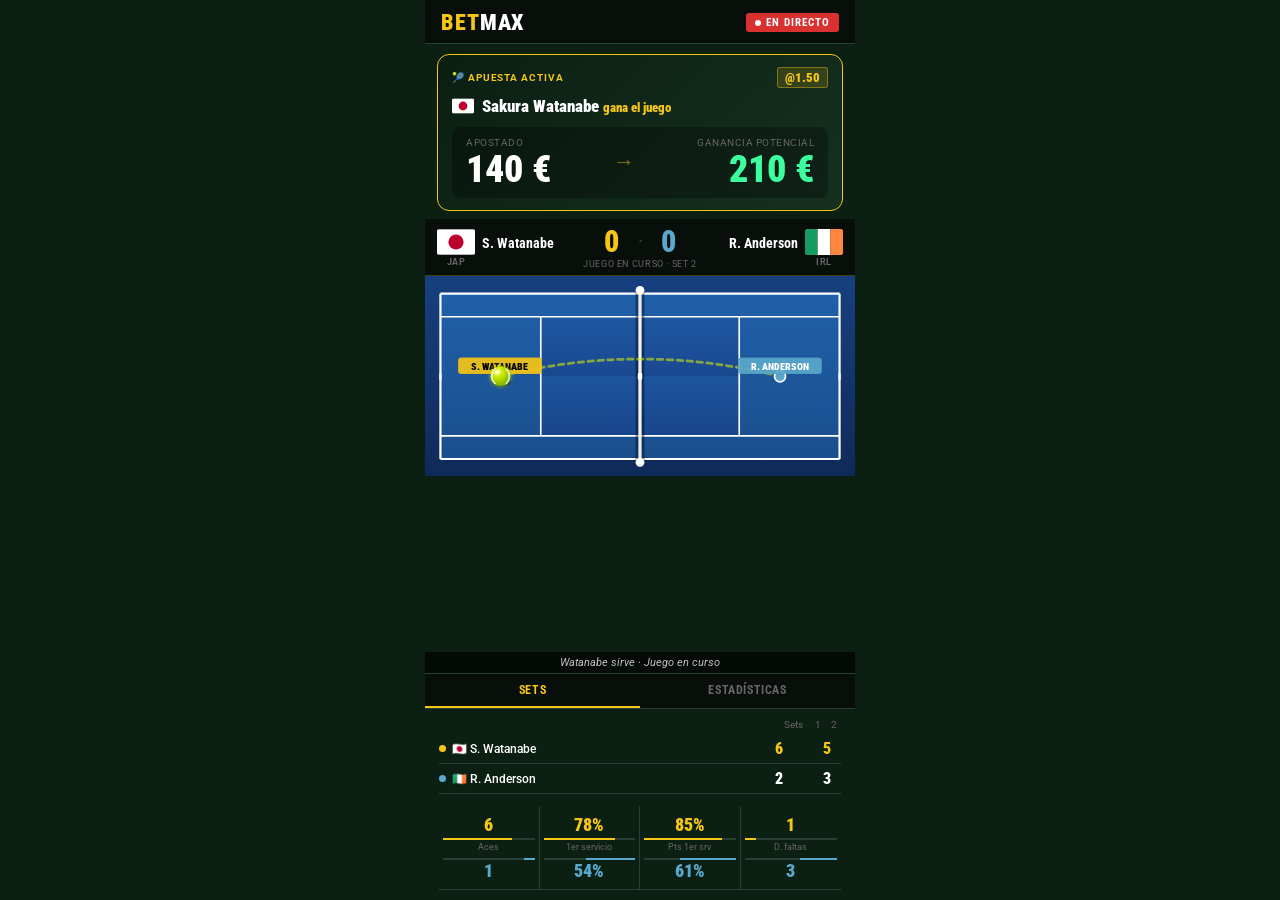
<file: sakura-vs-ruby-v11.html>
<!DOCTYPE html>
<html lang="es">
<head>
<meta charset="UTF-8">
<meta name="viewport" content="width=device-width, initial-scale=1.0, maximum-scale=1.0, user-scalable=no, viewport-fit=cover">
<meta name="apple-mobile-web-app-capable" content="yes">
<meta name="apple-mobile-web-app-status-bar-style" content="black-translucent">
<title>BETMAX · Sakura vs Ruby</title>
<style>
@import url('https://fonts.googleapis.com/css2?family=Roboto+Condensed:wght@400;700;900&family=Roboto:wght@300;400;500&display=swap');

:root {
  --green-dark:  #0c1f13;
  --green-surf:  #1a3828;
  --yellow:      #f5c518;
  --white:       #ffffff;
  --white-dim:   #aaaaaa;
  --grey:        #666;
  --border:      #274035;
  --red:         #d93030;
  --red-bright:  #ff2020;
  --blue:        #5aa8cc;
  --green-gain:  #3dffa0;
}

* { margin:0; padding:0; box-sizing:border-box; -webkit-tap-highlight-color:transparent; }
html { height:100%; height:-webkit-fill-available; }
body {
  min-height:100vh; min-height:-webkit-fill-available; min-height:100dvh;
  background:var(--green-dark); color:var(--white);
  font-family:'Roboto',sans-serif;
  max-width:430px; margin:0 auto;
  overflow:hidden; display:flex; flex-direction:column;
  padding-top: env(safe-area-inset-top,0px);
  padding-bottom: env(safe-area-inset-bottom,0px);
  padding-left: env(safe-area-inset-left,0px);
  padding-right: env(safe-area-inset-right,0px);
}

/* ── HEADER ── */
.app-header { background:#080f0a; padding:10px 16px 8px; display:flex; align-items:center; justify-content:space-between; border-bottom:1px solid var(--border); flex-shrink:0; }
.logo { font-family:'Roboto Condensed',sans-serif; font-weight:900; font-size:22px; color:var(--yellow); letter-spacing:0.04em; }
.logo span { color:var(--white); }
.live-pill { display:flex; align-items:center; gap:5px; background:var(--red); padding:3px 9px; border-radius:3px; font-family:'Roboto Condensed',sans-serif; font-size:11px; font-weight:700; letter-spacing:0.09em; }
.live-dot { width:6px;height:6px;background:#fff;border-radius:50%;animation:blink 1s infinite; }
@keyframes blink{0%,100%{opacity:1}50%{opacity:0.15}}

/* ── BET CARD ── */
.bet-card { margin:10px 12px 8px; background:linear-gradient(135deg,#0a1f12 0%,#163020 100%); border:1.5px solid var(--yellow); border-radius:12px; padding:12px 14px; flex-shrink:0; }
.bc-top { display:flex; align-items:center; justify-content:space-between; margin-bottom:9px; }
.bc-label { font-size:10px; color:var(--yellow); font-weight:700; letter-spacing:0.09em; text-transform:uppercase; }
.bc-odd-tag { background:rgba(245,197,24,0.15); border:1px solid rgba(245,197,24,0.4); border-radius:3px; padding:2px 7px; font-family:'Roboto Condensed',sans-serif; font-size:13px; font-weight:900; color:var(--yellow); }
.bc-pick { display:flex; align-items:center; gap:8px; margin-bottom:11px; }
.bc-pick-text { font-family:'Roboto Condensed',sans-serif; font-size:17px; font-weight:900; color:var(--white); line-height:1.1; }
.bc-pick-text span { color:var(--yellow); font-size:13px; }
.bc-amounts { display:flex; align-items:center; justify-content:space-between; background:rgba(0,0,0,0.3); border-radius:8px; padding:10px 14px; }
.bc-col { display:flex; flex-direction:column; gap:2px; }
.bc-col.right { align-items:flex-end; }
.bc-col-label { font-size:10px; color:var(--grey); letter-spacing:0.05em; text-transform:uppercase; }
.bc-col-value { font-family:'Roboto Condensed',sans-serif; font-size:38px; font-weight:900; line-height:1; }
.bc-col-value.stake { color:var(--white); }
.bc-col-value.gain  { color:var(--green-gain); }
.bc-arrow { font-size:22px; color:var(--yellow); opacity:0.5; padding:0 6px; }

/* ── MARCADOR ── */
.game-live-bar { background:#080f0a; border-bottom:1px solid rgba(245,197,24,0.25); padding:8px 12px 6px; display:flex; align-items:center; justify-content:space-between; flex-shrink:0; gap:8px; }
.glb-side { display:flex; align-items:center; gap:7px; flex:1; }
.glb-side.right { flex-direction:row-reverse; }
.glb-flag-wrap { display:flex; flex-direction:column; align-items:center; gap:2px; }
.glb-country { font-size:9px; color:var(--grey); letter-spacing:0.06em; text-transform:uppercase; font-weight:700; }
.glb-info { display:flex; flex-direction:column; }
.glb-info.right { align-items:flex-end; }
.glb-name { font-family:'Roboto Condensed',sans-serif; font-size:14px; font-weight:700; color:var(--white); }
.glb-dot { width:6px; height:6px; border-radius:50%; margin-top:3px; opacity:0; transition:opacity 0.3s; }
.glb-dot.on { opacity:1; }
.glb-center { display:flex; flex-direction:column; align-items:center; gap:2px; flex-shrink:0; }
.glb-scores { display:flex; align-items:center; gap:6px; }
.glb-score { font-family:'Roboto Condensed',sans-serif; font-size:30px; font-weight:900; line-height:1; min-width:40px; text-align:center; }
.glb-score.s { color:var(--yellow); }
.glb-score.r { color:var(--blue); }
.glb-score.pop { animation:scorePop 0.28s ease; }
@keyframes scorePop{0%{transform:scale(1.4)}100%{transform:scale(1)}}
.glb-sep { font-family:'Roboto Condensed',sans-serif; font-size:22px; color:var(--border); }
.glb-sub { font-size:9px; color:var(--grey); letter-spacing:0.07em; text-transform:uppercase; }

/* ── MAPA ── ocupa todo el espacio restante */
.map-center { position:relative; flex:1; min-height:0; overflow:hidden; }
#court-svg { width:100%; height:100%; display:block; }

/* Paneles de puntuación — AMBOS se abren a la vez (como v8) */
.map-score-overlay { position:absolute; inset:0; pointer-events:none; z-index:10; overflow:hidden; }
.map-panel-left {
  position:absolute; top:0; left:0; bottom:0; width:50%;
  background:linear-gradient(90deg, rgba(180,40,0,0.82) 0%, rgba(200,60,0,0.65) 100%);
  display:flex; flex-direction:column; align-items:center; justify-content:center; gap:6px;
  transform:translateX(-100%); transition:transform 0.35s cubic-bezier(0.22,1,0.36,1);
}
.map-panel-left.show { transform:translateX(0); }
.map-panel-right {
  position:absolute; top:0; right:0; bottom:0; width:50%;
  background:linear-gradient(270deg, rgba(60,30,160,0.82) 0%, rgba(80,50,180,0.65) 100%);
  display:flex; flex-direction:column; align-items:center; justify-content:center; gap:6px;
  transform:translateX(100%); transition:transform 0.35s cubic-bezier(0.22,1,0.36,1);
}
.map-panel-right.show { transform:translateX(0); }
.map-big-score { font-family:'Roboto Condensed',sans-serif; font-size:72px; font-weight:900; color:var(--yellow); line-height:1; text-shadow:0 2px 16px rgba(0,0,0,0.9); }
.map-player-name { font-family:'Roboto Condensed',sans-serif; font-size:13px; font-weight:700; color:rgba(255,255,255,0.92); text-shadow:0 1px 6px rgba(0,0,0,0.95); text-align:center; padding:0 8px; }
.map-bottom-status { position:absolute; bottom:0; left:0; right:0; background:rgba(0,0,0,0.65); padding:4px 10px; text-align:center; font-size:11px; color:rgba(255,255,255,0.75); font-style:italic; z-index:10; }
.map-bottom-status.hl { color:var(--yellow); font-weight:700; font-style:normal; }

/* ── STATS ── */
.stats-bottom { flex-shrink:0; border-top:1px solid var(--border); }
.stats-tabs { display:flex; background:#080f0a; border-bottom:1px solid var(--border); }
.stats-tab { flex:1; padding:9px 0; font-family:'Roboto Condensed',sans-serif; font-size:12px; font-weight:700; letter-spacing:0.05em; text-transform:uppercase; color:var(--grey); background:none; border:none; border-bottom:2px solid transparent; cursor:pointer; transition:all 0.2s; }
.stats-tab.active { color:var(--yellow); border-bottom-color:var(--yellow); }
.stats-content { padding:10px 14px; }
.stat-sets-header { text-align:right; font-size:10px; color:var(--grey); margin-bottom:4px; padding-right:4px; }
.stat-player-row { display:flex; align-items:center; justify-content:space-between; padding:5px 0; border-bottom:1px solid var(--border); }
.stat-player-row:last-child { border-bottom:none; }
.stat-player-lbl { font-size:12px; font-weight:500; display:flex; align-items:center; gap:6px; }
.stat-player-lbl-dot { width:7px;height:7px;border-radius:50%;flex-shrink:0; }
.stat-set-val { font-family:'Roboto Condensed',sans-serif; font-size:16px; font-weight:900; min-width:28px; text-align:center; }
.stat-set-val.hl { color:var(--yellow); }
.stat-grid { display:grid; grid-template-columns:1fr 1fr 1fr 1fr; gap:0; margin-top:10px; }
.stat-cell { text-align:center; padding:8px 4px; border-right:1px solid var(--border); border-bottom:1px solid var(--border); }
.stat-cell:last-child { border-right:none; }
.stat-cell-val { font-family:'Roboto Condensed',sans-serif; font-size:18px; font-weight:900; color:var(--yellow); }
.stat-cell-val.r { color:var(--blue); }
.stat-cell-lbl { font-size:9px; color:var(--grey); margin-top:2px; }
.stat-bar-row { display:flex; height:2px; background:var(--border); margin-top:3px; }
.stat-bar-s { height:100%; background:var(--yellow); }
.stat-bar-r { height:100%; background:var(--blue); margin-left:auto; }

/* ── RESULTADO ── */
.result-overlay { display:none; position:fixed; inset:0; background:rgba(0,0,0,0.95); z-index:500; flex-direction:column; align-items:center; justify-content:center; max-width:430px; margin:0 auto; padding:env(safe-area-inset-top,0) env(safe-area-inset-right,0) env(safe-area-inset-bottom,0) env(safe-area-inset-left,0); }
.result-overlay.active { display:flex; }
.result-inner { text-align:center; padding:30px 24px; }
.result-badge { display:inline-block; background:var(--red); color:#fff; font-family:'Roboto Condensed',sans-serif; font-size:11px; font-weight:700; letter-spacing:0.12em; padding:4px 12px; border-radius:3px; margin-bottom:20px; }
.result-flag { font-size:42px; display:block; margin-bottom:8px; }
.result-winner { font-family:'Roboto Condensed',sans-serif; font-size:20px; font-weight:900; color:var(--blue); margin-bottom:4px; }
.result-sub { font-size:12px; color:var(--grey); margin-bottom:30px; }
.result-amount { font-family:'Roboto Condensed',sans-serif; font-size:86px; font-weight:900; color:var(--red-bright); line-height:1; animation:shake 0.6s ease 0.15s both; }
@keyframes shake{0%,100%{transform:translateX(0)}15%{transform:translateX(-12px)}30%{transform:translateX(12px)}45%{transform:translateX(-8px)}60%{transform:translateX(8px)}80%{transform:translateX(-4px)}}
.result-lbl { font-size:13px; color:var(--red); margin-top:10px; }
.result-btn { margin-top:34px; padding:13px 36px; background:var(--green-surf); border:1px solid var(--border); border-radius:6px; color:var(--white-dim); font-family:'Roboto Condensed',sans-serif; font-size:14px; font-weight:700; letter-spacing:0.05em; cursor:pointer; }
</style>
</head>
<body>

<!-- HEADER -->
<div class="app-header">
  <div class="logo">BET<span>MAX</span></div>
  <div class="live-pill"><span class="live-dot"></span>EN DIRECTO</div>
</div>

<!-- BET CARD -->
<div class="bet-card">
  <div class="bc-top">
    <div class="bc-label">🎾 Apuesta activa</div>
    <div class="bc-odd-tag">@1.50</div>
  </div>
  <div class="bc-pick">
    <svg width="22" height="16" viewBox="0 0 900 600" xmlns="http://www.w3.org/2000/svg" style="border-radius:2px;flex-shrink:0"><rect fill="#fff" width="900" height="600"/><circle fill="#bc002d" cx="450" cy="300" r="180"/></svg>
    <div class="bc-pick-text">Sakura Watanabe <span>gana el juego</span></div>
  </div>
  <div class="bc-amounts">
    <div class="bc-col">
      <div class="bc-col-label">Apostado</div>
      <div class="bc-col-value stake">140 €</div>
    </div>
    <div class="bc-arrow">→</div>
    <div class="bc-col right">
      <div class="bc-col-label">Ganancia potencial</div>
      <div class="bc-col-value gain">210 €</div>
    </div>
  </div>
</div>

<!-- MARCADOR -->
<div class="game-live-bar">
  <div class="glb-side">
    <div class="glb-flag-wrap">
      <svg width="38" height="26" viewBox="0 0 900 600" xmlns="http://www.w3.org/2000/svg" style="border-radius:2px;display:block;flex-shrink:0"><rect fill="#fff" width="900" height="600"/><circle fill="#bc002d" cx="450" cy="300" r="180"/></svg>
      <div class="glb-country">JAP</div>
    </div>
    <div class="glb-info">
      <div class="glb-name">S. Watanabe</div>
      <div class="glb-dot" id="dot-s" style="background:var(--yellow)"></div>
    </div>
  </div>
  <div class="glb-center">
    <div class="glb-scores">
      <div class="glb-score s" id="glb-s">0</div>
      <div class="glb-sep">·</div>
      <div class="glb-score r" id="glb-r">0</div>
    </div>
    <div class="glb-sub">Juego en curso · Set 2</div>
  </div>
  <div class="glb-side right">
    <div class="glb-flag-wrap">
      <svg width="38" height="26" viewBox="0 0 3 2" preserveAspectRatio="none" xmlns="http://www.w3.org/2000/svg" style="border-radius:2px;display:block;flex-shrink:0"><rect fill="#169b62" x="0" y="0" width="1" height="2"/><rect fill="#ffffff" x="1" y="0" width="1" height="2"/><rect fill="#ff883e" x="2" y="0" width="1" height="2"/></svg>
      <div class="glb-country">IRL</div>
    </div>
    <div class="glb-info right">
      <div class="glb-name">R. Anderson</div>
      <div class="glb-dot" id="dot-r" style="background:var(--blue)"></div>
    </div>
  </div>
</div>

<!-- MAPA -->
<div class="map-center">
  <svg id="court-svg" viewBox="0 0 390 182" preserveAspectRatio="xMidYMid slice" xmlns="http://www.w3.org/2000/svg">
    <defs>
      <!-- Superficie pista — azul estilo pista dura (US Open / Bet365) -->
      <linearGradient id="courtSurface" x1="0" y1="0" x2="0" y2="1">
        <stop offset="0%" stop-color="#2060a8"/>
        <stop offset="100%" stop-color="#1a4e8e"/>
      </linearGradient>
      <!-- Zona exterior (pista dura, tono más oscuro) -->
      <linearGradient id="courtOuter" x1="0" y1="0" x2="0" y2="1">
        <stop offset="0%" stop-color="#174080"/>
        <stop offset="100%" stop-color="#0f2a58"/>
      </linearGradient>
      <!-- Zona de saque (tono ligeramente diferente, como Bet365) -->
      <linearGradient id="serviceZone" x1="0" y1="0" x2="0" y2="1">
        <stop offset="0%" stop-color="#1e54a0"/>
        <stop offset="100%" stop-color="#163e88"/>
      </linearGradient>
      <!-- Pelota -->
      <radialGradient id="ballGrad" cx="35%" cy="28%" r="65%">
        <stop offset="0%" stop-color="#f0ff50"/>
        <stop offset="45%" stop-color="#c8e800"/>
        <stop offset="100%" stop-color="#88b800"/>
      </radialGradient>
      <filter id="ballGlow" x="-100%" y="-100%" width="300%" height="300%">
        <feGaussianBlur stdDeviation="2" result="blur"/>
        <feMerge><feMergeNode in="blur"/><feMergeNode in="SourceGraphic"/></feMerge>
      </filter>
      <clipPath id="ballClip"><circle cx="0" cy="0" r="9"/></clipPath>
    </defs>

    <!-- FONDO EXTERIOR (zona fuera de las líneas de banda) -->
    <rect x="0" y="0" width="390" height="182" fill="url(#courtOuter)"/>

    <!-- SUPERFICIE PRINCIPAL DE LA PISTA -->
    <rect x="14" y="16" width="362" height="150" fill="url(#courtSurface)"/>

    <!-- ZONAS DE SAQUE (color ligeramente diferente, como Bet365) -->
    <!-- Cuadrado saque izq-arriba -->
    <rect x="105" y="37" width="90" height="54" fill="url(#serviceZone)" opacity="0.6"/>
    <!-- Cuadrado saque izq-abajo -->
    <rect x="105" y="91" width="90" height="54" fill="url(#serviceZone)" opacity="0.6"/>
    <!-- Cuadrado saque der-arriba -->
    <rect x="195" y="37" width="90" height="54" fill="url(#serviceZone)" opacity="0.6"/>
    <!-- Cuadrado saque der-abajo -->
    <rect x="195" y="91" width="90" height="54" fill="url(#serviceZone)" opacity="0.6"/>

    <!-- LÍNEAS EXTERIORES (blancas, bien visibles) -->
    <!-- Fondo izquierdo (Sakura) -->
    <line x1="14"  y1="16"  x2="14"  y2="166" stroke="white" stroke-width="2"/>
    <!-- Fondo derecho (Ruby) -->
    <line x1="376" y1="16"  x2="376" y2="166" stroke="white" stroke-width="2"/>
    <!-- Lateral superior -->
    <line x1="14"  y1="16"  x2="376" y2="16"  stroke="white" stroke-width="2"/>
    <!-- Lateral inferior -->
    <line x1="14"  y1="166" x2="376" y2="166" stroke="white" stroke-width="2"/>

    <!-- LÍNEAS DE SINGLES (interiores) -->
    <line x1="14"  y1="37"  x2="376" y2="37"  stroke="white" stroke-width="1.5"/>
    <line x1="14"  y1="145" x2="376" y2="145" stroke="white" stroke-width="1.5"/>

    <!-- LÍNEAS DE SERVICIO -->
    <line x1="105" y1="37"  x2="105" y2="145" stroke="white" stroke-width="1.5"/>
    <line x1="285" y1="37"  x2="285" y2="145" stroke="white" stroke-width="1.5"/>

    <!-- LÍNEA CENTRAL DE SAQUE (T) -->
    <line x1="195" y1="37"  x2="195" y2="145" stroke="white" stroke-width="1.5"/>

    <!-- MARCA CENTRAL EN LÍNEAS DE FONDO -->
    <line x1="14"  y1="88"  x2="14"  y2="94"  stroke="white" stroke-width="2"/>
    <line x1="376" y1="88"  x2="376" y2="94"  stroke="white" stroke-width="2"/>

    <!-- RED — sombra + línea + postes -->
    <line x1="195" y1="14" x2="195" y2="168" stroke="rgba(0,0,0,0.4)" stroke-width="8"/>
    <line x1="195" y1="14" x2="195" y2="168" stroke="rgba(255,255,255,0.90)" stroke-width="3"/>
    <!-- Correa central -->
    <rect x="193" y="88" width="4" height="6" fill="white" rx="1"/>
    <!-- Postes -->
    <circle cx="195" cy="13"  r="4" fill="white"/>
    <circle cx="195" cy="169" r="4" fill="white"/>

    <!-- TRAIL DE LA PELOTA -->
    <path id="trail" d="" fill="none" stroke="rgba(220,240,0,0.55)" stroke-width="2.5" stroke-linecap="round" stroke-dasharray="5,4"/>

    <!-- ─── JUGADORAS (solo etiqueta, sin círculo) ─── -->
    <!-- SAKURA — izquierda, amarillo -->
    <g id="player-s-grp">
      <!-- Punto de posición -->
      <circle id="ps-dot" cx="68" cy="91" r="5" fill="#f5c518" stroke="white" stroke-width="1.5"/>
      <!-- Etiqueta nombre -->
      <rect  id="ps-bg"  x="30" y="74" width="76" height="15" rx="3" fill="rgba(245,197,24,0.92)" stroke="rgba(0,0,0,0.15)" stroke-width="0.5"/>
      <text  id="ps-lbl" x="68" y="85" text-anchor="middle" fill="#000" font-family="'Roboto Condensed',sans-serif" font-size="9" font-weight="900">S. WATANABE</text>
    </g>

    <!-- RUBY — derecha, azul -->
    <g id="player-r-grp">
      <!-- Punto de posición -->
      <circle id="pr-dot" cx="322" cy="91" r="5" fill="#5aa8cc" stroke="white" stroke-width="1.5"/>
      <!-- Etiqueta nombre -->
      <rect  id="pr-bg"  x="284" y="74" width="76" height="15" rx="3" fill="rgba(90,168,204,0.92)" stroke="rgba(0,0,0,0.15)" stroke-width="0.5"/>
      <text  id="pr-lbl" x="322" y="85" text-anchor="middle" fill="#fff" font-family="'Roboto Condensed',sans-serif" font-size="9" font-weight="900">R. ANDERSON</text>
    </g>

    <!-- PELOTA -->
    <g id="ball-group" transform="translate(68,91)">
      <ellipse cx="1" cy="6" rx="9" ry="3.5" fill="rgba(0,0,0,0.32)"/>
      <circle cx="0" cy="0" r="9" fill="url(#ballGrad)" filter="url(#ballGlow)"/>
      <!-- Costuras -->
      <path d="M-5,-7 C-9,-3,-9,3,-5,7" fill="none" stroke="rgba(255,255,255,0.75)" stroke-width="1.5" stroke-linecap="round" clip-path="url(#ballClip)"/>
      <path d="M5,-7 C9,-3,9,3,5,7"   fill="none" stroke="rgba(255,255,255,0.75)" stroke-width="1.5" stroke-linecap="round" clip-path="url(#ballClip)"/>
      <!-- Brillo -->
      <ellipse cx="-3" cy="-3.5" rx="3" ry="2" fill="rgba(255,255,255,0.55)" transform="rotate(-20,-3,-3.5)"/>
    </g>
  </svg>

  <!-- Paneles de puntuación — ambos a la vez -->
  <div class="map-score-overlay">
    <div class="map-panel-left" id="panel-s">
      <div class="map-big-score" id="big-s">0</div>
      <div class="map-player-name">Sakura Watanabe</div>
    </div>
    <div class="map-panel-right" id="panel-r">
      <div class="map-big-score" id="big-r">0</div>
      <div class="map-player-name">Ruby Anderson</div>
    </div>
  </div>

  <div class="map-bottom-status" id="map-status">Partido en juego · Watanabe sirve</div>
</div>

<!-- STATS -->
<div class="stats-bottom">
  <div class="stats-tabs">
    <button class="stats-tab active" onclick="switchTab(this,'sets')">Sets</button>
    <button class="stats-tab" onclick="switchTab(this,'stats')">Estadísticas</button>
  </div>
  <div id="tab-sets" class="stats-content">
    <div class="stat-sets-header">Sets &nbsp;&nbsp;&nbsp;&nbsp; 1 &nbsp;&nbsp;&nbsp; 2</div>
    <div class="stat-player-row">
      <div class="stat-player-lbl"><div class="stat-player-lbl-dot" style="background:var(--yellow)"></div>🇯🇵 S. Watanabe</div>
      <div style="display:flex;gap:20px;"><div class="stat-set-val hl">6</div><div class="stat-set-val hl">5</div></div>
    </div>
    <div class="stat-player-row">
      <div class="stat-player-lbl"><div class="stat-player-lbl-dot" style="background:var(--blue)"></div>🇮🇪 R. Anderson</div>
      <div style="display:flex;gap:20px;"><div class="stat-set-val">2</div><div class="stat-set-val">3</div></div>
    </div>
    <div class="stat-grid" style="margin-top:12px;">
      <div class="stat-cell"><div class="stat-cell-val">6</div><div class="stat-bar-row"><div class="stat-bar-s" style="width:75%"></div></div><div class="stat-cell-lbl">Aces</div><div style="height:3px"></div><div class="stat-bar-row"><div class="stat-bar-r" style="width:12%"></div></div><div class="stat-cell-val r">1</div></div>
      <div class="stat-cell"><div class="stat-cell-val">78%</div><div class="stat-bar-row"><div class="stat-bar-s" style="width:78%"></div></div><div class="stat-cell-lbl">1er servicio</div><div style="height:3px"></div><div class="stat-bar-row"><div class="stat-bar-r" style="width:54%"></div></div><div class="stat-cell-val r">54%</div></div>
      <div class="stat-cell"><div class="stat-cell-val">85%</div><div class="stat-bar-row"><div class="stat-bar-s" style="width:85%"></div></div><div class="stat-cell-lbl">Pts 1er srv</div><div style="height:3px"></div><div class="stat-bar-row"><div class="stat-bar-r" style="width:61%"></div></div><div class="stat-cell-val r">61%</div></div>
      <div class="stat-cell"><div class="stat-cell-val">1</div><div class="stat-bar-row"><div class="stat-bar-s" style="width:12%"></div></div><div class="stat-cell-lbl">D. faltas</div><div style="height:3px"></div><div class="stat-bar-row"><div class="stat-bar-r" style="width:40%"></div></div><div class="stat-cell-val r">3</div></div>
    </div>
  </div>
  <div id="tab-stats" class="stats-content" style="display:none">
    <div class="stat-player-row"><div style="font-size:11px;color:var(--grey);flex:1">Puntos ganados (set 2)</div><span style="font-family:'Roboto Condensed',sans-serif;font-size:15px;font-weight:900;color:var(--yellow)">24</span><span style="width:12px"></span><span style="font-family:'Roboto Condensed',sans-serif;font-size:15px;font-weight:900;color:var(--blue)">18</span></div>
    <div class="stat-player-row"><div style="font-size:11px;color:var(--grey);flex:1">Break points</div><span style="font-family:'Roboto Condensed',sans-serif;font-size:15px;font-weight:900;color:var(--yellow)">2/3</span><span style="width:12px"></span><span style="font-family:'Roboto Condensed',sans-serif;font-size:15px;font-weight:900;color:var(--blue)">0/2</span></div>
    <div class="stat-player-row"><div style="font-size:11px;color:var(--grey);flex:1">Vel. máx. saque</div><span style="font-family:'Roboto Condensed',sans-serif;font-size:15px;font-weight:900;color:var(--yellow)">192 km/h</span><span style="width:12px"></span><span style="font-family:'Roboto Condensed',sans-serif;font-size:15px;font-weight:900;color:var(--blue)">178 km/h</span></div>
    <div class="stat-player-row"><div style="font-size:11px;color:var(--grey);flex:1">Errores no forzados</div><span style="font-family:'Roboto Condensed',sans-serif;font-size:15px;font-weight:900;color:var(--yellow)">8</span><span style="width:12px"></span><span style="font-family:'Roboto Condensed',sans-serif;font-size:15px;font-weight:900;color:var(--blue)">14</span></div>
    <div class="stat-player-row"><div style="font-size:11px;color:var(--grey);flex:1">Winners</div><span style="font-family:'Roboto Condensed',sans-serif;font-size:15px;font-weight:900;color:var(--yellow)">16</span><span style="width:12px"></span><span style="font-family:'Roboto Condensed',sans-serif;font-size:15px;font-weight:900;color:var(--blue)">9</span></div>
  </div>
</div>

<!-- RESULTADO -->
<div class="result-overlay" id="result-overlay">
  <div class="result-inner">
    <div class="result-badge">APUESTA PERDIDA</div>
    <span class="result-flag">🇮🇪</span>
    <div class="result-winner">R. Anderson gana el juego</div>
    <div class="result-sub">40 · AD → Punto final · Anderson</div>
    <div class="result-amount">-140 €</div>
    <div class="result-lbl">Saldo descontado de tu cuenta</div>
    <button class="result-btn" onclick="document.getElementById('result-overlay').classList.remove('active')">Cerrar</button>
  </div>
</div>

<script>
// ─── POSICIONES ──────────────────────────────────────────
// viewBox 0 0 390 182 — pista horizontal vista cenital
// Sakura (S) IZQUIERDA: x=68, Ruby (R) DERECHA: x=322, Red: x=195
const S_X   = 68;
const R_X   = 322;
const NET_X = 195;
const BASE_Y = 91;

const ballGrp = document.getElementById('ball-group');
const trailEl = document.getElementById('trail');

// Refs jugadoras
const psDot = document.getElementById('ps-dot');
const psBg  = document.getElementById('ps-bg');
const psLbl = document.getElementById('ps-lbl');
const prDot = document.getElementById('pr-dot');
const prBg  = document.getElementById('pr-bg');
const prLbl = document.getElementById('pr-lbl');

function placeBall(cx, cy) {
  ballGrp.setAttribute('transform', `translate(${cx},${cy})`);
}

// Coloca jugadora (punto + etiqueta encima)
function placePlayerRaw(side, x, y) {
  const dot = side === 's' ? psDot : prDot;
  const bg  = side === 's' ? psBg  : prBg;
  const lbl = side === 's' ? psLbl : prLbl;
  dot.setAttribute('cx', x); dot.setAttribute('cy', y);
  // etiqueta centrada sobre la jugadora (15px arriba del punto)
  bg.setAttribute('x',  x - 38); bg.setAttribute('y',  y - 17);
  lbl.setAttribute('x', x);      lbl.setAttribute('y', y - 6);
}

function movePlayer(side, tx, ty, dur) {
  const dot = side === 's' ? psDot : prDot;
  const sx  = parseFloat(dot.getAttribute('cx'));
  const sy  = parseFloat(dot.getAttribute('cy'));
  const steps = 16; let i = 0;
  const iv = setInterval(() => {
    i++;
    const t  = i / steps;
    const et = 1 - Math.pow(1 - t, 2); // ease-out
    placePlayerRaw(side, sx + (tx - sx) * et, sy + (ty - sy) * et);
    if (i >= steps) clearInterval(iv);
  }, dur / steps);
}

// ─── TIRO (Bezier cuadrático, arco natural) ─────────────
function animShot(x1, y1, x2, y2, dur, cb) {
  const steps = 60; let i = 0;
  const dist  = Math.abs(x2 - x1);
  const arcH  = 18 + (dist / 390) * 20 + Math.random() * 5;
  const cpX   = NET_X;
  const cpY   = Math.min(y1, y2) - arcH;
  trailEl.setAttribute('d', `M${x1},${y1} Q${cpX},${cpY} ${x2},${y2}`);
  placeBall(x1, y1);

  const iv = setInterval(() => {
    i++;
    const t  = i / steps;
    // ease-in-out suave
    const e  = t < 0.5 ? 2*t*t : 1 - Math.pow(-2*t+2,2)/2;
    const bx = (1-e)*(1-e)*x1 + 2*(1-e)*e*cpX + e*e*x2;
    const by = (1-e)*(1-e)*y1 + 2*(1-e)*e*cpY + e*e*y2;
    placeBall(bx, by);
    if (i >= steps) {
      placeBall(x2, y2);
      trailEl.setAttribute('d', '');
      clearInterval(iv);
      cb && cb();
    }
  }, dur / steps);
}

// ─── PUNTO ───────────────────────────────────────────────
function runPoint(shots, onEnd) {
  let si = 0;
  const first = shots[0];
  const startX = first.from === 's' ? S_X : R_X;
  placePlayerRaw(first.from, startX, first.yFrom ?? BASE_Y);
  placeBall(startX, first.yFrom ?? BASE_Y);

  function next() {
    if (si >= shots.length) { onEnd(); return; }
    const sh     = shots[si];
    const fromX  = sh.from === 's' ? S_X : R_X;
    const toX    = sh.from === 's' ? R_X : S_X;
    const toSide = sh.from === 's' ? 'r' : 's';
    const yFrom  = sh.yFrom ?? BASE_Y;
    const yTo    = sh.yTo   ?? BASE_Y;

    placePlayerRaw(sh.from, fromX, yFrom);
    movePlayer(toSide, toX, yTo, sh.dur * 0.65);

    animShot(fromX, yFrom, toX, yTo, sh.dur, () => {
      placePlayerRaw(toSide, toX, yTo);
      si++;
      setTimeout(next, si >= shots.length ? 280 : 150);
    });
  }
  next();
}

// ─── PUNTOS ──────────────────────────────────────────────
const pt1 = { score:{s:'15',r:'0'}, winner:'s',
  shots:[{ from:'s', yFrom:91, yTo:91, dur:780 }] };

const pt2 = { score:{s:'30',r:'0'}, winner:'s', shots:[
  { from:'s', yFrom:80, yTo:105, dur:900 },
  { from:'r', yFrom:105, yTo:70, dur:860 },
  { from:'s', yFrom:70,  yTo:110, dur:940 }
]};

const pt3 = { score:{s:'30',r:'15'}, winner:'r', shots:[
  { from:'s', yFrom:91, yTo:80,  dur:850 },
  { from:'r', yFrom:80, yTo:100, dur:820 },
  { from:'s', yFrom:100, yTo:75, dur:900 },
  { from:'r', yFrom:75,  yTo:91, dur:1000 }
]};

const pt4 = { score:{s:'30',r:'30'}, winner:'r', shots:[
  { from:'s', yFrom:91,  yTo:95,  dur:830 },
  { from:'r', yFrom:95,  yTo:85,  dur:810 },
  { from:'s', yFrom:85,  yTo:100, dur:880 },
  { from:'r', yFrom:100, yTo:70,  dur:860 },
  { from:'s', yFrom:70,  yTo:105, dur:950 }
]};

const pt5 = { score:{s:'30',r:'40'}, winner:'r',
  shots:[{ from:'r', yFrom:91, yTo:91, dur:720 }] };

const pt6 = { score:{s:'40',r:'40'}, winner:'s', shots:[
  { from:'r', yFrom:91, yTo:110, dur:680 },
  { from:'r', yFrom:91, yTo:91,  dur:660 }
]};

const pt7_shots = [
  { from:'s', yFrom:91,  yTo:80,  dur:970 },
  { from:'r', yFrom:80,  yTo:105, dur:920 },
  { from:'s', yFrom:105, yTo:68,  dur:1000 },
  { from:'r', yFrom:68,  yTo:100, dur:940 },
  { from:'s', yFrom:100, yTo:115, dur:1040 }
];

const pt8_shots = [
  { from:'s', yFrom:91,  yTo:85,  dur:950 },
  { from:'r', yFrom:85,  yTo:100, dur:920 },
  { from:'s', yFrom:100, yTo:72,  dur:1000 },
  { from:'r', yFrom:72,  yTo:110, dur:960 },
  { from:'s', yFrom:110, yTo:80,  dur:1040 },
  { from:'r', yFrom:80,  yTo:96,  dur:950 },
  { from:'s', yFrom:96,  yTo:89,  dur:1020 },
  { from:'r', yFrom:89,  yTo:105, dur:1260 },
  { from:'s', yFrom:105, yTo:78,  dur:1700 }
];

const ALL_POINTS = [pt1, pt2, pt3, pt4, pt5, pt6];

let ptIdx = 0, mapSeqStarted = false, hideScoreTimer = null;

function startSequence() {
  if (ptIdx >= ALL_POINTS.length) return;
  const pt = ALL_POINTS[ptIdx]; ptIdx++;
  setStatus(ptIdx === 1 ? 'Watanabe sirve · Juego en curso' : 'Intercambio de fondo…');
  runPoint(pt.shots, () => {
    updateScore(pt.score.s, pt.score.r, pt.winner);
    if (ptIdx < ALL_POINTS.length) {
      setTimeout(startSequence, 10000);
    } else {
      setTimeout(() => { if (!mapSeqStarted) { mapSeqStarted = true; runMapSeq(); } }, 2000);
    }
  });
}

function updateScore(s, r, winner) {
  popScore('glb-s', s); popScore('glb-r', r);
  document.getElementById('dot-s').classList.toggle('on', winner === 's');
  document.getElementById('dot-r').classList.toggle('on', winner === 'r');
  showBigScores(s, r); // AMBOS paneles a la vez, como v8
}

function popScore(id, val) {
  const el = document.getElementById(id);
  el.textContent = val;
  el.classList.remove('pop');
  void el.offsetWidth;
  el.classList.add('pop');
}

function showBigScores(s, r) {
  document.getElementById('big-s').textContent = s;
  document.getElementById('big-r').textContent = r;
  // Los dos paneles se abren a la vez
  document.getElementById('panel-s').classList.add('show');
  document.getElementById('panel-r').classList.add('show');
  if (hideScoreTimer) clearTimeout(hideScoreTimer);
  hideScoreTimer = setTimeout(() => {
    document.getElementById('panel-s').classList.remove('show');
    document.getElementById('panel-r').classList.remove('show');
  }, 2600);
}

function setStatus(txt, hl = false) {
  const el = document.getElementById('map-status');
  el.textContent = txt;
  el.className = 'map-bottom-status' + (hl ? ' hl' : '');
}

function runMapSeq() {
  setStatus('Watanabe sirve · Intercambio en curso…');
  runPoint(pt7_shots, () => {
    popScore('glb-s', '40'); popScore('glb-r', 'AD');
    document.getElementById('dot-r').classList.add('on');
    document.getElementById('dot-s').classList.remove('on');
    showBigScores('40', 'AD');
    setStatus('🎾 ADVANTAGE ANDERSON', true);
    setTimeout(() => {
      setStatus('Punto de juego Anderson · Watanabe sirve…');
      setTimeout(() => {
        setStatus('Rally decisivo…');
        runPoint(pt8_shots, () => {
          popScore('glb-s', 'J'); popScore('glb-r', 'R');
          showBigScores('JUEGO', 'RUBY');
          setStatus('🎾 ANDERSON GANA EL JUEGO', true);
          setTimeout(() => { document.getElementById('result-overlay').classList.add('active'); }, 2500);
        });
      }, 2200);
    }, 1900);
  });
}

function switchTab(btn, tab) {
  document.querySelectorAll('.stats-tab').forEach(b => b.classList.remove('active'));
  btn.classList.add('active');
  document.getElementById('tab-sets').style.display  = tab === 'sets'  ? 'block' : 'none';
  document.getElementById('tab-stats').style.display = tab === 'stats' ? 'block' : 'none';
}

window.addEventListener('DOMContentLoaded', () => {
  placePlayerRaw('s', S_X, BASE_Y);
  placePlayerRaw('r', R_X, BASE_Y);
  placeBall(S_X, BASE_Y);
  setTimeout(startSequence, 1200);
});
</script>
</body>
</html>
</file>
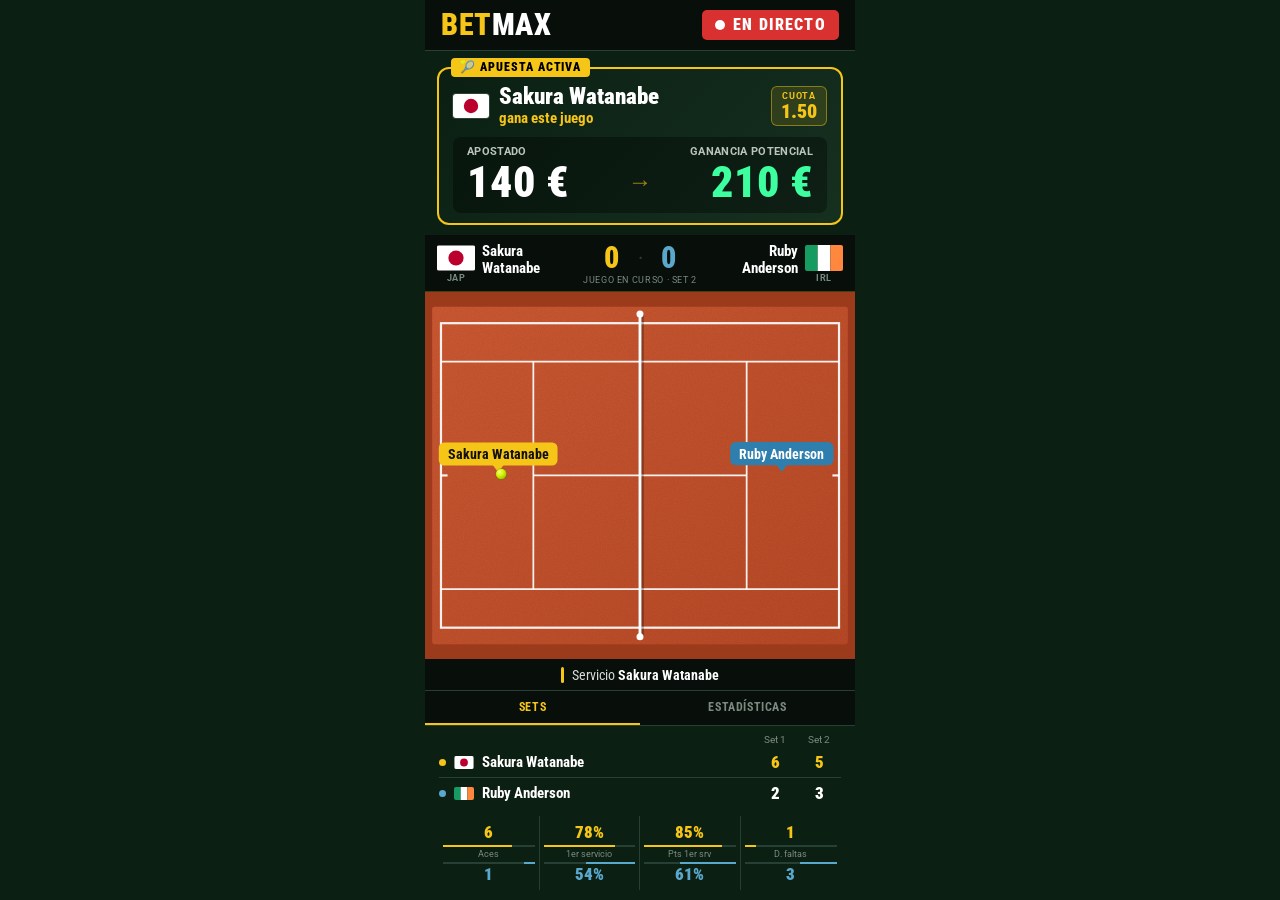
<file: sakura-vs-ruby-v12.html>
<!DOCTYPE html>
<html lang="es">
<head>
<meta charset="UTF-8">
<meta name="viewport" content="width=device-width, initial-scale=1.0, maximum-scale=1.0, user-scalable=no, viewport-fit=cover">
<meta name="apple-mobile-web-app-capable" content="yes">
<meta name="apple-mobile-web-app-status-bar-style" content="black-translucent">
<title>BETMAX · Sakura vs Ruby</title>
<style>
@import url('https://fonts.googleapis.com/css2?family=Roboto+Condensed:wght@400;700;900&family=Roboto:wght@300;400;500;700&display=swap');

:root {
  --green-dark:  #0c1f13;
  --green-surf:  #1a3828;
  --yellow:      #f5c518;
  --white:       #ffffff;
  --white-dim:   #aaaaaa;
  --grey:        #7a8a80;
  --border:      #274035;
  --red:         #d93030;
  --red-bright:  #ff2a2a;
  --blue:        #5aa8cc;
  --green-gain:  #3dffa0;
  --clay-out:    #9c3a1c;
}

* { margin:0; padding:0; box-sizing:border-box; -webkit-tap-highlight-color:transparent; }
html { height:100%; height:-webkit-fill-available; background:var(--green-dark); }
body {
  height:100vh; height:-webkit-fill-available; height:100dvh;
  background:var(--green-dark); color:var(--white);
  font-family:'Roboto',sans-serif;
  max-width:430px; margin:0 auto;
  overflow:hidden; display:flex; flex-direction:column;
  padding-top:env(safe-area-inset-top,0px);
  padding-bottom:env(safe-area-inset-bottom,0px);
}
.cond { font-family:'Roboto Condensed',sans-serif; }

/* ── HEADER ── */
.app-header { background:#080f0a; padding:10px 16px; display:flex; align-items:center; justify-content:space-between; border-bottom:1px solid var(--border); flex-shrink:0; }
.logo { font-family:'Roboto Condensed',sans-serif; font-weight:900; font-size:30px; line-height:1; color:var(--yellow); letter-spacing:0.02em; }
.logo span { color:var(--white); }
.live-pill { display:flex; align-items:center; gap:8px; background:var(--red); padding:7px 13px; border-radius:5px; font-family:'Roboto Condensed',sans-serif; font-size:16px; font-weight:900; letter-spacing:0.08em; line-height:1; box-shadow:0 0 0 0 rgba(217,48,48,0.6); animation:livePulse 1.6s infinite; }
.live-dot { width:10px; height:10px; background:#fff; border-radius:50%; animation:blink 1s infinite; }
@keyframes blink { 0%,100%{opacity:1} 50%{opacity:0.2} }
@keyframes livePulse { 0%{box-shadow:0 0 0 0 rgba(217,48,48,0.55)} 70%{box-shadow:0 0 0 9px rgba(217,48,48,0)} 100%{box-shadow:0 0 0 0 rgba(217,48,48,0)} }

/* ── BET CARD (compacta, legible de un vistazo) ── */
.bet-card { position:relative; margin:16px 12px 10px; background:linear-gradient(135deg,#0a1f12 0%,#163020 100%); border:2px solid var(--yellow); border-radius:12px; padding:16px 14px 10px; flex-shrink:0; }
.bc-tag { position:absolute; top:-11px; left:12px; background:var(--yellow); color:#000; font-family:'Roboto Condensed',sans-serif; font-size:12px; font-weight:900; letter-spacing:0.08em; padding:3px 9px; border-radius:4px; line-height:1.1; }
.bc-pick { display:flex; align-items:center; gap:10px; margin-bottom:10px; }
.bc-pick-flag { width:36px; height:24px; border-radius:3px; flex-shrink:0; box-shadow:0 0 0 1px rgba(255,255,255,0.15); display:block; }
.bc-pick-main { flex:1; min-width:0; }
.bc-pick-name { font-family:'Roboto Condensed',sans-serif; font-size:23px; font-weight:900; line-height:1.05; color:var(--white); }
.bc-pick-market { font-family:'Roboto Condensed',sans-serif; font-size:15px; font-weight:700; color:var(--yellow); line-height:1.2; }
.bc-odd { text-align:center; background:rgba(245,197,24,0.13); border:1px solid rgba(245,197,24,0.45); border-radius:6px; padding:4px 9px; flex-shrink:0; }
.bc-odd-lbl { font-size:9px; letter-spacing:0.1em; color:var(--yellow); font-weight:700; text-transform:uppercase; }
.bc-odd-val { font-family:'Roboto Condensed',sans-serif; font-size:20px; font-weight:900; color:var(--yellow); line-height:1; }
.bc-amounts { display:grid; grid-template-columns:1fr auto 1fr; align-items:end; background:rgba(0,0,0,0.35); border-radius:8px; padding:8px 14px 9px; }
.bc-col-label { white-space:nowrap; font-size:11px; color:#b9c4bd; letter-spacing:0.03em; text-transform:uppercase; font-weight:700; margin-bottom:2px; }
.bc-col.right { text-align:right; }
.bc-col-value { font-family:'Roboto Condensed',sans-serif; font-size:44px; font-weight:900; line-height:1; }
.bc-col-value.stake { color:var(--white); }
.bc-col-value.gain  { color:var(--green-gain); }
.bc-arrow { font-size:24px; color:var(--yellow); opacity:0.6; padding:0 8px 8px; }

/* ── FRANJA BANDERAS (igual que v8, nombres completos) ── */
.game-live-bar { background:#080f0a; border-bottom:1px solid rgba(245,197,24,0.25); padding:8px 12px 6px; display:flex; align-items:center; justify-content:space-between; flex-shrink:0; gap:8px; }
.glb-side { display:flex; align-items:center; gap:7px; flex:1; min-width:0; }
.glb-side.right { flex-direction:row-reverse; }
.glb-flag-wrap { display:flex; flex-direction:column; align-items:center; gap:2px; }
.glb-country { font-size:9px; color:var(--grey); letter-spacing:0.06em; text-transform:uppercase; font-weight:700; }
.glb-info { display:flex; flex-direction:column; min-width:0; }
.glb-info.right { align-items:flex-end; text-align:right; }
.glb-name { font-family:'Roboto Condensed',sans-serif; font-size:15px; font-weight:700; color:var(--white); line-height:1.1; }
.glb-dot { width:6px; height:6px; border-radius:50%; margin-top:3px; opacity:0; transition:opacity 0.3s; }
.glb-dot.on { opacity:1; }
.glb-center { display:flex; flex-direction:column; align-items:center; gap:2px; flex-shrink:0; }
.glb-scores { display:flex; align-items:center; gap:6px; }
.glb-score { font-family:'Roboto Condensed',sans-serif; font-size:30px; font-weight:900; line-height:1; min-width:40px; text-align:center; }
.glb-score.s { color:var(--yellow); }
.glb-score.r { color:var(--blue); }
.glb-score.pop { animation:scorePop 0.28s ease; }
@keyframes scorePop { 0%{transform:scale(1.4)} 100%{transform:scale(1)} }
.glb-sep { font-family:'Roboto Condensed',sans-serif; font-size:22px; color:var(--border); }
.glb-sub { font-size:9px; color:var(--grey); letter-spacing:0.07em; text-transform:uppercase; }

/* ── MAPA (2D, arcilla) ── */
.map-center { position:relative; flex:1; min-height:150px; overflow:hidden; background:var(--clay-out); }
#court-svg { position:absolute; inset:0; width:100%; height:100%; display:block; }

/* Paneles de puntuación — idénticos a v8 */
.map-score-overlay { position:absolute; inset:0; pointer-events:none; z-index:10; overflow:hidden; }
.map-panel-left {
  position:absolute; top:0; left:0; bottom:0; width:50%;
  background:linear-gradient(90deg, rgba(180,40,0,0.82) 0%, rgba(200,60,0,0.65) 100%);
  display:flex; flex-direction:column; align-items:center; justify-content:center; gap:6px;
  transform:translateX(-100%); transition:transform 0.35s cubic-bezier(0.22,1,0.36,1);
}
.map-panel-left.show { transform:translateX(0); }
.map-panel-right {
  position:absolute; top:0; right:0; bottom:0; width:50%;
  background:linear-gradient(270deg, rgba(60,30,160,0.82) 0%, rgba(80,50,180,0.65) 100%);
  display:flex; flex-direction:column; align-items:center; justify-content:center; gap:6px;
  transform:translateX(100%); transition:transform 0.35s cubic-bezier(0.22,1,0.36,1);
}
.map-panel-right.show { transform:translateX(0); }
.map-big-score { font-family:'Roboto Condensed',sans-serif; font-size:72px; font-weight:900; color:var(--yellow); line-height:1; text-shadow:0 2px 16px rgba(0,0,0,0.9); }
.map-big-score.word { font-size:50px; }
.map-player-name { font-family:'Roboto Condensed',sans-serif; font-size:15px; font-weight:700; color:rgba(255,255,255,0.95); text-shadow:0 1px 6px rgba(0,0,0,0.95); letter-spacing:0.03em; text-align:center; padding:0 8px; }

/* Franja de estado — ahora FUERA del mapa, no lo tapa */
.map-status { flex-shrink:0; display:flex; align-items:center; justify-content:center; gap:8px; background:#080f0a; padding:7px 12px; border-bottom:1px solid var(--border); font-family:'Roboto Condensed',sans-serif; font-size:14px; color:#d6ddd8; min-height:32px; }
.map-status-bar { width:3px; height:16px; border-radius:2px; background:var(--yellow); flex-shrink:0; }
.map-status b { font-weight:700; color:#fff; }
.map-status.hl { color:var(--yellow); }
.map-status.hl b { color:var(--yellow); }

/* ── STATS ── */
.stats-bottom { flex-shrink:0; }
.stats-tabs { display:flex; background:#080f0a; border-bottom:1px solid var(--border); }
.stats-tab { flex:1; padding:9px 0; font-family:'Roboto Condensed',sans-serif; font-size:12px; font-weight:700; letter-spacing:0.05em; text-transform:uppercase; color:var(--grey); background:none; border:none; border-bottom:2px solid transparent; cursor:pointer; transition:all 0.2s; }
.stats-tab.active { color:var(--yellow); border-bottom-color:var(--yellow); }
.stats-content { padding:8px 14px 10px; }
.stat-sets-header { display:flex; justify-content:flex-end; gap:0; font-size:10px; color:var(--grey); margin-bottom:2px; }
.stat-sets-header span { min-width:44px; text-align:center; }
.stat-player-row { display:flex; align-items:center; justify-content:space-between; padding:5px 0; border-bottom:1px solid var(--border); }
.stat-player-lbl { font-family:'Roboto Condensed',sans-serif; font-size:15px; font-weight:700; display:flex; align-items:center; gap:8px; }
.stat-player-lbl-dot { width:7px; height:7px; border-radius:50%; flex-shrink:0; }
.mini-flag { width:20px; height:13px; border-radius:2px; display:block; flex-shrink:0; }
.stat-sets { display:flex; }
.stat-set-val { font-family:'Roboto Condensed',sans-serif; font-size:17px; font-weight:900; min-width:44px; text-align:center; }
.stat-set-val.hl { color:var(--yellow); }
.stat-grid { display:grid; grid-template-columns:1fr 1fr 1fr 1fr; margin-top:8px; }
.stat-cell { text-align:center; padding:6px 4px; border-right:1px solid var(--border); }
.stat-cell:last-child { border-right:none; }
.stat-cell-val { font-family:'Roboto Condensed',sans-serif; font-size:17px; font-weight:900; color:var(--yellow); }
.stat-cell-val.r { color:var(--blue); }
.stat-cell-lbl { font-size:9px; color:var(--grey); margin-top:2px; }
.stat-bar-row { display:flex; height:2px; background:var(--border); margin-top:3px; }
.stat-bar-s { height:100%; background:var(--yellow); }
.stat-bar-r { height:100%; background:var(--blue); margin-left:auto; }
.stat-line { display:flex; align-items:center; padding:6px 0; border-bottom:1px solid var(--border); }
.stat-line:last-child { border-bottom:none; }
.stat-line-lbl { flex:1; font-size:12px; color:var(--grey); }
.stat-line-v { font-family:'Roboto Condensed',sans-serif; font-size:16px; font-weight:900; min-width:64px; text-align:right; }

/* ── PANTALLA FINAL — APUESTA PERDIDA ── */
.result-overlay { display:none; position:fixed; inset:0; z-index:500; background:radial-gradient(ellipse at 50% 30%, #3a0808 0%, #120303 55%, #050101 100%); flex-direction:column; align-items:center; justify-content:center; padding:calc(env(safe-area-inset-top,0px) + 20px) 20px calc(env(safe-area-inset-bottom,0px) + 20px); }
.result-overlay.active { display:flex; animation:fadeIn 0.35s ease both; }
@keyframes fadeIn { from{opacity:0} to{opacity:1} }
.result-inner { width:100%; max-width:390px; text-align:center; }
.result-icon { width:76px; height:76px; margin:0 auto 14px; border-radius:50%; background:var(--red); display:flex; align-items:center; justify-content:center; box-shadow:0 0 40px rgba(255,40,40,0.55); animation:pop 0.45s cubic-bezier(0.2,1.6,0.4,1) both; }
@keyframes pop { from{transform:scale(0)} to{transform:scale(1)} }
.result-title { font-family:'Roboto Condensed',sans-serif; font-size:40px; font-weight:900; letter-spacing:0.02em; color:#fff; line-height:1; margin-bottom:22px; }
.result-amount { font-family:'Roboto Condensed',sans-serif; font-size:104px; font-weight:900; color:var(--red-bright); line-height:0.95; text-shadow:0 0 30px rgba(255,30,30,0.45); animation:shake 0.6s ease 0.35s both; }
@keyframes shake { 0%,100%{transform:translateX(0)} 15%{transform:translateX(-12px)} 30%{transform:translateX(12px)} 45%{transform:translateX(-8px)} 60%{transform:translateX(8px)} 80%{transform:translateX(-4px)} }
.result-amount-lbl { font-size:13px; color:#ff8080; margin-top:8px; letter-spacing:0.06em; text-transform:uppercase; font-weight:700; }
.result-ticket { margin-top:26px; background:rgba(255,255,255,0.05); border:1px solid rgba(255,255,255,0.12); border-radius:12px; text-align:left; overflow:hidden; }
.rt-row { display:flex; align-items:center; gap:12px; padding:12px 14px; }
.rt-row + .rt-row { border-top:1px solid rgba(255,255,255,0.10); }
.rt-flag { width:32px; height:21px; border-radius:3px; flex-shrink:0; display:block; }
.rt-main { flex:1; min-width:0; }
.rt-lbl { font-size:10px; letter-spacing:0.1em; text-transform:uppercase; color:#9aa29d; font-weight:700; margin-bottom:2px; }
.rt-text { font-family:'Roboto Condensed',sans-serif; font-size:19px; font-weight:700; color:#fff; line-height:1.15; }
.rt-text.lost { color:#c9c9c9; text-decoration:line-through; text-decoration-color:var(--red-bright); text-decoration-thickness:2px; }
.rt-badge { font-family:'Roboto Condensed',sans-serif; font-size:13px; font-weight:900; letter-spacing:0.06em; padding:4px 8px; border-radius:4px; flex-shrink:0; }
.rt-badge.lost { background:var(--red); color:#fff; }
.rt-badge.win  { background:var(--blue); color:#fff; }
.rt-money { display:flex; justify-content:space-between; align-items:baseline; padding:12px 14px; border-top:1px solid rgba(255,255,255,0.10); font-family:'Roboto Condensed',sans-serif; }
.rt-money-lbl { font-size:13px; color:#9aa29d; font-weight:700; text-transform:uppercase; letter-spacing:0.06em; }
.rt-money-val { font-size:22px; font-weight:900; }
.rt-money-val s { color:#7d857f; text-decoration-color:var(--red-bright); text-decoration-thickness:2px; margin-right:8px; font-size:18px; }
.rt-money-val b { color:#fff; }
.result-btn { margin-top:22px; padding:12px 40px; background:transparent; border:1px solid rgba(255,255,255,0.25); border-radius:6px; color:#cfcfcf; font-family:'Roboto Condensed',sans-serif; font-size:14px; font-weight:700; letter-spacing:0.05em; cursor:pointer; }
</style>
</head>
<body>

<!-- Banderas reutilizables -->
<svg width="0" height="0" style="position:absolute">
  <defs>
    <symbol id="flag-jp" viewBox="0 0 900 600"><rect fill="#fff" width="900" height="600"/><circle fill="#bc002d" cx="450" cy="300" r="180"/></symbol>
    <symbol id="flag-ie" viewBox="0 0 3 2" preserveAspectRatio="none"><rect fill="#169b62" width="1" height="2"/><rect fill="#fff" x="1" width="1" height="2"/><rect fill="#ff883e" x="2" width="1" height="2"/></symbol>
  </defs>
</svg>

<!-- HEADER -->
<div class="app-header">
  <div class="logo">BET<span>MAX</span></div>
  <div class="live-pill"><span class="live-dot"></span>EN DIRECTO</div>
</div>

<!-- BET CARD -->
<div class="bet-card">
  <div class="bc-tag">🎾 APUESTA ACTIVA</div>
  <div class="bc-pick">
    <svg class="bc-pick-flag" viewBox="0 0 900 600"><use href="#flag-jp"/></svg>
    <div class="bc-pick-main">
      <div class="bc-pick-name">Sakura Watanabe</div>
      <div class="bc-pick-market">gana este juego</div>
    </div>
    <div class="bc-odd">
      <div class="bc-odd-lbl">Cuota</div>
      <div class="bc-odd-val">1.50</div>
    </div>
  </div>
  <div class="bc-amounts">
    <div class="bc-col">
      <div class="bc-col-label">Apostado</div>
      <div class="bc-col-value stake">140 €</div>
    </div>
    <div class="bc-arrow">→</div>
    <div class="bc-col right">
      <div class="bc-col-label">Ganancia potencial</div>
      <div class="bc-col-value gain">210 €</div>
    </div>
  </div>
</div>

<!-- FRANJA BANDERAS -->
<div class="game-live-bar">
  <div class="glb-side">
    <div class="glb-flag-wrap">
      <svg width="38" height="26" viewBox="0 0 900 600" style="border-radius:2px;display:block"><use href="#flag-jp"/></svg>
      <div class="glb-country">JAP</div>
    </div>
    <div class="glb-info">
      <div class="glb-name">Sakura<br>Watanabe</div>
      <div class="glb-dot" id="dot-s" style="background:var(--yellow)"></div>
    </div>
  </div>
  <div class="glb-center">
    <div class="glb-scores">
      <div class="glb-score s" id="glb-s">0</div>
      <div class="glb-sep">·</div>
      <div class="glb-score r" id="glb-r">0</div>
    </div>
    <div class="glb-sub">Juego en curso · Set 2</div>
  </div>
  <div class="glb-side right">
    <div class="glb-flag-wrap">
      <svg width="38" height="26" viewBox="0 0 3 2" preserveAspectRatio="none" style="border-radius:2px;display:block"><use href="#flag-ie"/></svg>
      <div class="glb-country">IRL</div>
    </div>
    <div class="glb-info right">
      <div class="glb-name">Ruby<br>Anderson</div>
      <div class="glb-dot" id="dot-r" style="background:var(--blue)"></div>
    </div>
  </div>
</div>

<!-- MAPA 2D -->
<div class="map-center">
  <svg id="court-svg" viewBox="0 0 390 200" preserveAspectRatio="xMidYMid meet" xmlns="http://www.w3.org/2000/svg">
    <defs>
      <linearGradient id="clay" x1="0" y1="0" x2="1" y2="1">
        <stop offset="0%"  stop-color="#cf5a33"/>
        <stop offset="100%" stop-color="#bb4a26"/>
      </linearGradient>
      <!-- textura de tierra batida -->
      <filter id="grain" x="0" y="0" width="100%" height="100%">
        <feTurbulence type="fractalNoise" baseFrequency="0.9" numOctaves="2" seed="3" result="n"/>
        <feColorMatrix in="n" type="matrix" values="0 0 0 0 0  0 0 0 0 0  0 0 0 0 0  0 0 0 0.10 0"/>
        <feComposite in2="SourceGraphic" operator="in"/>
      </filter>
      <radialGradient id="ballGrad" cx="35%" cy="30%" r="70%">
        <stop offset="0%"  stop-color="#f6ff7a"/>
        <stop offset="55%" stop-color="#d4f000"/>
        <stop offset="100%" stop-color="#9cc000"/>
      </radialGradient>
    </defs>

    <!-- Fondo exterior arcilla oscura -->
    <rect x="-400" y="-400" width="1190" height="2000" fill="#9c3a1c"/>
    <!-- Superficie (las coordenadas Y se escalan en JS para llenar el rectángulo) -->
    <rect x="6" data-y="8" data-h="184" width="378" fill="url(#clay)" rx="2"/>
    <rect x="6" data-y="8" data-h="184" width="378" fill="#000" filter="url(#grain)"/>

    <!-- Líneas -->
    <g stroke="#fff" stroke-opacity="0.92" fill="none">
      <rect x="14" data-y="17" data-h="166" width="362" stroke-width="2"/>
      <line x1="14" data-y1="38"  x2="376" data-y2="38"  stroke-width="1.6"/>
      <line x1="14" data-y1="162" x2="376" data-y2="162" stroke-width="1.6"/>
      <line x1="98" data-y1="38"  x2="98"  data-y2="162" stroke-width="1.6"/>
      <line x1="292" data-y1="38" x2="292" data-y2="162" stroke-width="1.6"/>
      <line x1="98" data-y1="100" x2="292" data-y2="100" stroke-width="1.6"/>
      <line x1="14" data-y1="100" x2="20"  data-y2="100" stroke-width="2"/>
      <line x1="370" data-y1="100" x2="376" data-y2="100" stroke-width="2"/>
    </g>
    <!-- Red -->
    <line x1="196.5" data-y1="12" x2="196.5" data-y2="188" stroke="rgba(0,0,0,0.28)" stroke-width="4"/>
    <line x1="195" data-y1="12" x2="195" data-y2="188" stroke="#fff" stroke-width="2.6"/>
    <circle cx="195" data-cy="12"  r="3.2" fill="#fff"/>
    <circle cx="195" data-cy="188" r="3.2" fill="#fff"/>

    <!-- Estela de la pelota (segmentos dinámicos) -->
    <g id="trail" stroke-linecap="round"></g>

    <!-- Etiquetas jugadoras (bocadillo con piquito, como Bet365) -->
    <g id="lbl-s" transform="translate(66,100)">
      <rect class="lbl-bg" x="-50" y="-30" width="100" height="21" rx="5" fill="#f5c518"/>
      <path class="lbl-tip" d="M-5,-9.5 L5,-9.5 L0,-3 Z" fill="#f5c518"/>
      <text class="lbl-tx" x="0" y="-15" text-anchor="middle" fill="#111" font-family="'Roboto Condensed',sans-serif" font-size="13" font-weight="700">Sakura Watanabe</text>
    </g>
    <g id="lbl-r" transform="translate(324,100)">
      <rect class="lbl-bg" x="-48" y="-30" width="96" height="21" rx="5" fill="#2f7fae"/>
      <path class="lbl-tip" d="M-5,-9.5 L5,-9.5 L0,-3 Z" fill="#2f7fae"/>
      <text class="lbl-tx" x="0" y="-15" text-anchor="middle" fill="#fff" font-family="'Roboto Condensed',sans-serif" font-size="13" font-weight="700">Ruby Anderson</text>
    </g>

    <!-- Pelota: sombra en el suelo + pelota en el aire -->
    <ellipse id="ball-shadow" cx="66" cy="100" rx="4.5" ry="2" fill="rgba(60,10,0,0.45)"/>
    <circle  id="ball" cx="66" cy="100" r="5" fill="url(#ballGrad)" stroke="rgba(0,0,0,0.25)" stroke-width="0.6"/>
  </svg>

  <!-- Paneles de puntuación (v8) -->
  <div class="map-score-overlay">
    <div class="map-panel-left" id="panel-s">
      <div class="map-big-score" id="big-s">0</div>
      <div class="map-player-name">Sakura Watanabe</div>
    </div>
    <div class="map-panel-right" id="panel-r">
      <div class="map-big-score" id="big-r">0</div>
      <div class="map-player-name">Ruby Anderson</div>
    </div>
  </div>
</div>

<!-- Franja de estado: debajo del mapa -->
<div class="map-status" id="map-status"><span class="map-status-bar" id="status-bar"></span><span id="status-txt">Servicio <b>Sakura Watanabe</b></span></div>

<!-- STATS -->
<div class="stats-bottom">
  <div class="stats-tabs">
    <button class="stats-tab active" onclick="switchTab(this,'sets')">Sets</button>
    <button class="stats-tab" onclick="switchTab(this,'stats')">Estadísticas</button>
  </div>
  <div id="tab-sets" class="stats-content">
    <div class="stat-sets-header"><span>Set 1</span><span>Set 2</span></div>
    <div class="stat-player-row">
      <div class="stat-player-lbl"><div class="stat-player-lbl-dot" style="background:var(--yellow)"></div><svg class="mini-flag" viewBox="0 0 900 600"><use href="#flag-jp"/></svg>Sakura Watanabe</div>
      <div class="stat-sets"><div class="stat-set-val hl">6</div><div class="stat-set-val hl">5</div></div>
    </div>
    <div class="stat-player-row" style="border-bottom:none">
      <div class="stat-player-lbl"><div class="stat-player-lbl-dot" style="background:var(--blue)"></div><svg class="mini-flag" viewBox="0 0 3 2" preserveAspectRatio="none"><use href="#flag-ie"/></svg>Ruby Anderson</div>
      <div class="stat-sets"><div class="stat-set-val">2</div><div class="stat-set-val">3</div></div>
    </div>
    <div class="stat-grid">
      <div class="stat-cell"><div class="stat-cell-val">6</div><div class="stat-bar-row"><div class="stat-bar-s" style="width:75%"></div></div><div class="stat-cell-lbl">Aces</div><div class="stat-bar-row"><div class="stat-bar-r" style="width:12%"></div></div><div class="stat-cell-val r">1</div></div>
      <div class="stat-cell"><div class="stat-cell-val">78%</div><div class="stat-bar-row"><div class="stat-bar-s" style="width:78%"></div></div><div class="stat-cell-lbl">1er servicio</div><div class="stat-bar-row"><div class="stat-bar-r" style="width:54%"></div></div><div class="stat-cell-val r">54%</div></div>
      <div class="stat-cell"><div class="stat-cell-val">85%</div><div class="stat-bar-row"><div class="stat-bar-s" style="width:85%"></div></div><div class="stat-cell-lbl">Pts 1er srv</div><div class="stat-bar-row"><div class="stat-bar-r" style="width:61%"></div></div><div class="stat-cell-val r">61%</div></div>
      <div class="stat-cell"><div class="stat-cell-val">1</div><div class="stat-bar-row"><div class="stat-bar-s" style="width:12%"></div></div><div class="stat-cell-lbl">D. faltas</div><div class="stat-bar-row"><div class="stat-bar-r" style="width:40%"></div></div><div class="stat-cell-val r">3</div></div>
    </div>
  </div>
  <div id="tab-stats" class="stats-content" style="display:none">
    <div class="stat-line"><div class="stat-line-lbl"></div><div class="stat-line-v" style="color:var(--yellow);font-size:13px">S. Watanabe</div><div class="stat-line-v" style="color:var(--blue);font-size:13px">R. Anderson</div></div>
    <div class="stat-line"><div class="stat-line-lbl">Puntos ganados (set 2)</div><div class="stat-line-v" style="color:var(--yellow)">24</div><div class="stat-line-v" style="color:var(--blue)">18</div></div>
    <div class="stat-line"><div class="stat-line-lbl">Break points</div><div class="stat-line-v" style="color:var(--yellow)">2/3</div><div class="stat-line-v" style="color:var(--blue)">0/2</div></div>
    <div class="stat-line"><div class="stat-line-lbl">Vel. máx. saque</div><div class="stat-line-v" style="color:var(--yellow)">192 km/h</div><div class="stat-line-v" style="color:var(--blue)">178 km/h</div></div>
    <div class="stat-line"><div class="stat-line-lbl">Winners</div><div class="stat-line-v" style="color:var(--yellow)">16</div><div class="stat-line-v" style="color:var(--blue)">9</div></div>
  </div>
</div>

<!-- PANTALLA FINAL -->
<div class="result-overlay" id="result-overlay">
  <div class="result-inner">
    <div class="result-icon">
      <svg width="40" height="40" viewBox="0 0 24 24" fill="none" stroke="#fff" stroke-width="3.4" stroke-linecap="round"><path d="M6 6l12 12M18 6L6 18"/></svg>
    </div>
    <div class="result-title">APUESTA PERDIDA</div>
    <div class="result-amount">−140 €</div>
    <div class="result-amount-lbl">Has perdido tu apuesta</div>

    <div class="result-ticket">
      <div class="rt-row">
        <svg class="rt-flag" viewBox="0 0 900 600"><use href="#flag-jp"/></svg>
        <div class="rt-main">
          <div class="rt-lbl">Tu apuesta</div>
          <div class="rt-text lost">Sakura Watanabe gana el juego</div>
        </div>
        <div class="rt-badge lost">FALLADA</div>
      </div>
      <div class="rt-row">
        <svg class="rt-flag" viewBox="0 0 3 2" preserveAspectRatio="none"><use href="#flag-ie"/></svg>
        <div class="rt-main">
          <div class="rt-lbl">Resultado</div>
          <div class="rt-text">Ruby Anderson gana el juego</div>
        </div>
        <div class="rt-badge win">GANA</div>
      </div>
      <div class="rt-money">
        <span class="rt-money-lbl">Ganancia</span>
        <span class="rt-money-val"><s>210 €</s><b>0 €</b></span>
      </div>
    </div>

    <button class="result-btn" onclick="document.getElementById('result-overlay').classList.remove('active')">Cerrar</button>
  </div>
</div>

<script>
// ─── COORDENADAS (viewBox 390×200, pista 2D horizontal) ───
// Sakura IZQUIERDA (x=66) · Ruby DERECHA (x=324) · Red x=195
const S_X = 66, R_X = 324, NET_X = 195, MID_Y = 100;

const ballEl   = document.getElementById('ball');
const shadowEl = document.getElementById('ball-shadow');
const trailG   = document.getElementById('trail');
const lblS     = document.getElementById('lbl-s');
const lblR     = document.getElementById('lbl-r');
const SVGNS    = 'http://www.w3.org/2000/svg';

const pos = { s:{x:S_X, y:MID_Y}, r:{x:R_X, y:MID_Y} };

// ─── PISTA QUE LLENA TODO EL RECTÁNGULO DEL MAPA ───
// Diseño en 390×200; en vertical se estira para ocupar el alto disponible.
let K = 1;
const Y = v => v * K;
const svgEl = document.getElementById('court-svg');
function layoutCourt() {
  const box = svgEl.getBoundingClientRect();
  if (!box.width) return;
  const H = Math.max(200, 390 * box.height / box.width);
  K = H / 200;
  svgEl.setAttribute('viewBox', `0 0 390 ${H.toFixed(2)}`);
  svgEl.querySelectorAll('[data-y]').forEach(e => {
    e.setAttribute('y', Y(+e.dataset.y)); e.setAttribute('height', Y(+e.dataset.h));
  });
  svgEl.querySelectorAll('[data-y1]').forEach(e => {
    e.setAttribute('y1', Y(+e.dataset.y1)); e.setAttribute('y2', Y(+e.dataset.y2));
  });
  svgEl.querySelectorAll('[data-cy]').forEach(e => e.setAttribute('cy', Y(+e.dataset.cy)));
  placeLabel('s', pos.s.x, pos.s.y); placeLabel('r', pos.r.x, pos.r.y);
}
window.addEventListener('resize', layoutCourt);

// ─── ETIQUETAS: ancho según el nombre ───
function sizeLabel(g) {
  const tx = g.querySelector('.lbl-tx');
  const w  = Math.ceil(tx.getComputedTextLength()) + 16;
  const bg = g.querySelector('.lbl-bg');
  bg.setAttribute('x', -w/2); bg.setAttribute('width', w);
}
function placeLabel(side, x, y) {
  pos[side] = { x, y };
  (side === 's' ? lblS : lblR).setAttribute('transform', `translate(${x.toFixed(1)},${Y(y).toFixed(1)})`);
}
function moveLabel(side, tx, ty, dur) {
  const from = { ...pos[side] }, t0 = performance.now();
  function step(now) {
    const t = Math.min(1, (now - t0) / dur), e = 1 - Math.pow(1 - t, 3);
    placeLabel(side, from.x + (tx - from.x) * e, from.y + (ty - from.y) * e);
    if (t < 1) requestAnimationFrame(step);
  }
  requestAnimationFrame(step);
}

// ─── PELOTA + ESTELA (estilo Bet365: línea menta que se afila y se desvanece) ───
const TRAIL_MS = 420, SEGS = 48;
const trailPts = [];
const segEls = [];
for (let i = 0; i < SEGS; i++) {
  const l = document.createElementNS(SVGNS, 'line');
  l.setAttribute('stroke', '#7dffd6');
  l.setAttribute('opacity', '0');
  trailG.appendChild(l); segEls.push(l);
}
function setBall(gx, gyDesign, z) {
  const gy = Y(gyDesign);
  shadowEl.setAttribute('cx', gx); shadowEl.setAttribute('cy', gy + 1);
  const s = Math.max(0.55, 1 - z / 60);
  shadowEl.setAttribute('rx', 4.5 * s); shadowEl.setAttribute('ry', 2 * s);
  ballEl.setAttribute('cx', gx); ballEl.setAttribute('cy', gy - z);
}
function renderTrail(now) {
  while (trailPts.length && now - trailPts[0].t > TRAIL_MS) trailPts.shift();
  const n = trailPts.length;
  for (let i = 0; i < SEGS; i++) {
    const el = segEls[i];
    const a = trailPts[n - 2 - i], b = trailPts[n - 1 - i];
    if (!a || !b) { el.setAttribute('opacity', '0'); continue; }
    const age = (now - b.t) / TRAIL_MS;          // 0 = junto a la pelota
    const k = Math.max(0, 1 - age);
    el.setAttribute('x1', a.x); el.setAttribute('y1', a.y);
    el.setAttribute('x2', b.x); el.setAttribute('y2', b.y);
    el.setAttribute('stroke-width', (0.4 + 2.4 * k).toFixed(2));
    el.setAttribute('opacity', (0.9 * k).toFixed(2));
  }
  requestAnimationFrame(renderTrail);
}
requestAnimationFrame(renderTrail);

function animShot(x1, y1, x2, y2, dur, cb) {
  const h = 20 + Math.random() * 8;   // altura máxima del bote en el aire
  const t0 = performance.now();
  function step(now) {
    const t  = Math.min(1, (now - t0) / dur);
    const gx = x1 + (x2 - x1) * t;
    const gy = y1 + (y2 - y1) * t;
    const z  = 4 * h * t * (1 - t);
    setBall(gx, gy, z);
    trailPts.push({ x: gx, y: Y(gy) - z, t: now });
    if (t < 1) requestAnimationFrame(step); else cb && cb();
  }
  requestAnimationFrame(step);
}

// ─── SECUENCIA DE UN PUNTO ───
function runPoint(shots, onEnd) {
  let si = 0;
  const f = shots[0];
  const sx = f.from === 's' ? S_X : R_X;
  placeLabel(f.from, sx, f.yFrom);
  setBall(sx, f.yFrom, 0);

  function next() {
    if (si >= shots.length) { onEnd(); return; }
    const sh = shots[si];
    const fromX = sh.from === 's' ? S_X : R_X;
    const toX   = sh.from === 's' ? R_X : S_X;
    const toSide = sh.from === 's' ? 'r' : 's';
    moveLabel(toSide, toX, sh.yTo, sh.dur * 0.7);
    animShot(fromX, sh.yFrom, toX, sh.yTo, sh.dur, () => {
      si++;
      setTimeout(next, si >= shots.length ? 300 : 120);
    });
  }
  next();
}

// ─── PUNTOS DEL JUEGO ───
const pt1 = { score:{s:'15',r:'0'}, winner:'s', shots:[{ from:'s', yFrom:100, yTo:96, dur:780 }] };
const pt2 = { score:{s:'30',r:'0'}, winner:'s', shots:[
  { from:'s', yFrom:84,  yTo:120, dur:900 },
  { from:'r', yFrom:120, yTo:72,  dur:860 },
  { from:'s', yFrom:72,  yTo:132, dur:940 }
]};
const pt3 = { score:{s:'30',r:'15'}, winner:'r', shots:[
  { from:'s', yFrom:100, yTo:84,  dur:850 },
  { from:'r', yFrom:84,  yTo:114, dur:820 },
  { from:'s', yFrom:114, yTo:78,  dur:900 },
  { from:'r', yFrom:78,  yTo:100, dur:1000 }
]};
const pt4 = { score:{s:'30',r:'30'}, winner:'r', shots:[
  { from:'s', yFrom:100, yTo:106, dur:830 },
  { from:'r', yFrom:106, yTo:92,  dur:810 },
  { from:'s', yFrom:92,  yTo:114, dur:880 },
  { from:'r', yFrom:114, yTo:72,  dur:860 },
  { from:'s', yFrom:72,  yTo:121, dur:950 }
]};
const pt5 = { score:{s:'30',r:'40'}, winner:'r', shots:[{ from:'r', yFrom:100, yTo:100, dur:720 }] };
const pt6 = { score:{s:'40',r:'40'}, winner:'s', shots:[
  { from:'r', yFrom:100, yTo:127, dur:680 },
  { from:'r', yFrom:100, yTo:100, dur:660 }
]};
const pt7_shots = [
  { from:'s', yFrom:100, yTo:84,  dur:970 },
  { from:'r', yFrom:84,  yTo:121, dur:920 },
  { from:'s', yFrom:121, yTo:68,  dur:1000 },
  { from:'r', yFrom:68,  yTo:114, dur:940 },
  { from:'s', yFrom:114, yTo:135, dur:1040 }
];
const pt8_shots = [
  { from:'s', yFrom:100, yTo:92,  dur:950 },
  { from:'r', yFrom:92,  yTo:114, dur:920 },
  { from:'s', yFrom:114, yTo:75,  dur:1000 },
  { from:'r', yFrom:75,  yTo:127, dur:960 },
  { from:'s', yFrom:127, yTo:84,  dur:1040 },
  { from:'r', yFrom:84,  yTo:108, dur:950 },
  { from:'s', yFrom:108, yTo:98,  dur:1020 },
  { from:'r', yFrom:98,  yTo:121, dur:1260 },
  { from:'s', yFrom:121, yTo:82,  dur:1700 }
];
const ALL_POINTS = [pt1, pt2, pt3, pt4, pt5, pt6];

// ─── FLUJO ───
let ptIdx = 0, mapSeqStarted = false, hideScoreTimer = null;

function startSequence() {
  if (ptIdx >= ALL_POINTS.length) return;
  const pt = ALL_POINTS[ptIdx++];
  setStatus('Servicio <b>Sakura Watanabe</b>');
  runPoint(pt.shots, () => {
    updateScore(pt.score.s, pt.score.r, pt.winner);
    if (ptIdx < ALL_POINTS.length) setTimeout(startSequence, 10000);
    else setTimeout(() => { if (!mapSeqStarted) { mapSeqStarted = true; runMapSeq(); } }, 2000);
  });
}

function updateScore(s, r, winner) {
  popScore('glb-s', s); popScore('glb-r', r);
  document.getElementById('dot-s').classList.toggle('on', winner === 's');
  document.getElementById('dot-r').classList.toggle('on', winner === 'r');
  showBigScores(s, r);
}
function popScore(id, val) {
  const el = document.getElementById(id);
  el.textContent = val; el.classList.remove('pop'); void el.offsetWidth; el.classList.add('pop');
}
function showBigScores(s, r) {
  const bs = document.getElementById('big-s'), br = document.getElementById('big-r');
  bs.textContent = s; br.textContent = r;
  bs.classList.toggle('word', s.length > 3); br.classList.toggle('word', r.length > 3);
  document.getElementById('panel-s').classList.add('show');
  document.getElementById('panel-r').classList.add('show');
  if (hideScoreTimer) clearTimeout(hideScoreTimer);
  hideScoreTimer = setTimeout(() => {
    document.getElementById('panel-s').classList.remove('show');
    document.getElementById('panel-r').classList.remove('show');
  }, 2600);
}
function setStatus(html, hl = false, color = 'var(--yellow)') {
  document.getElementById('status-txt').innerHTML = html;
  document.getElementById('status-bar').style.background = color;
  document.getElementById('map-status').classList.toggle('hl', hl);
}

function runMapSeq() {
  setStatus('Servicio <b>Sakura Watanabe</b>');
  runPoint(pt7_shots, () => {
    popScore('glb-s', '40'); popScore('glb-r', 'AD');
    document.getElementById('dot-r').classList.add('on');
    document.getElementById('dot-s').classList.remove('on');
    showBigScores('40', 'AD');
    setStatus('Ventaja <b>Ruby Anderson</b>', true, 'var(--blue)');
    setTimeout(() => {
      setStatus('Bola de juego <b>Ruby Anderson</b>', true, 'var(--blue)');
      setTimeout(() => {
        setStatus('Servicio <b>Sakura Watanabe</b>');
        runPoint(pt8_shots, () => {
          showBigScores('40', 'JUEGO');
          setStatus('Juego para <b>Ruby Anderson</b>', true, 'var(--blue)');
          setTimeout(() => document.getElementById('result-overlay').classList.add('active'), 2600);
        });
      }, 2200);
    }, 1900);
  });
}

function switchTab(btn, tab) {
  document.querySelectorAll('.stats-tab').forEach(b => b.classList.remove('active'));
  btn.classList.add('active');
  document.getElementById('tab-sets').style.display  = tab === 'sets'  ? 'block' : 'none';
  document.getElementById('tab-stats').style.display = tab === 'stats' ? 'block' : 'none';
}

window.addEventListener('DOMContentLoaded', () => {
  layoutCourt();
  placeLabel('s', S_X, MID_Y); placeLabel('r', R_X, MID_Y);
  setBall(S_X, MID_Y, 0);
  const fit = () => { sizeLabel(lblS); sizeLabel(lblR); };
  fit(); (document.fonts ? document.fonts.ready : Promise.resolve()).then(fit);
  setTimeout(startSequence, 1200);
});
</script>
</body>
</html>
</file>
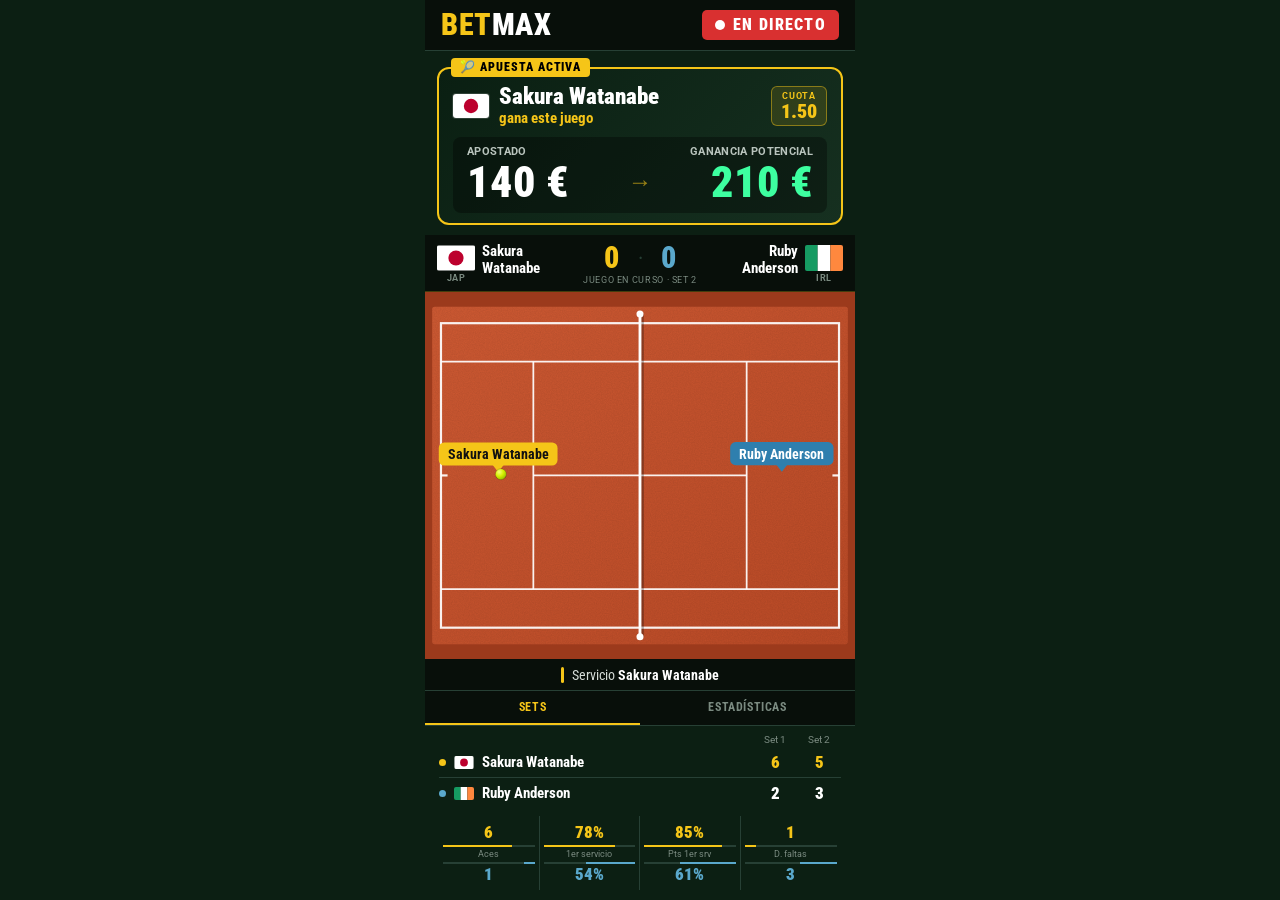
<file: sakura-vs-ruby-v13.html>
<!DOCTYPE html>
<html lang="es">
<head>
<meta charset="UTF-8">
<meta name="viewport" content="width=device-width, initial-scale=1.0, maximum-scale=1.0, user-scalable=no, viewport-fit=cover">
<meta name="apple-mobile-web-app-capable" content="yes">
<meta name="mobile-web-app-capable" content="yes">
<meta name="apple-mobile-web-app-status-bar-style" content="black-translucent">
<meta name="apple-mobile-web-app-title" content="BETMAX">
<meta name="theme-color" content="#080f0a">
<link rel="manifest" href="manifest.webmanifest">
<link rel="apple-touch-icon" href="icon-180.png">
<link rel="icon" type="image/png" href="icon-192.png">
<title>BETMAX · Sakura vs Ruby</title>
<style>
@import url('https://fonts.googleapis.com/css2?family=Roboto+Condensed:wght@400;700;900&family=Roboto:wght@300;400;500;700&display=swap');

:root {
  --green-dark:  #0c1f13;
  --green-surf:  #1a3828;
  --yellow:      #f5c518;
  --white:       #ffffff;
  --white-dim:   #aaaaaa;
  --grey:        #7a8a80;
  --border:      #274035;
  --red:         #d93030;
  --red-bright:  #ff2a2a;
  --blue:        #5aa8cc;
  --green-gain:  #3dffa0;
  --clay-out:    #9c3a1c;
}

* { margin:0; padding:0; box-sizing:border-box; -webkit-tap-highlight-color:transparent; }
html { height:100%; height:-webkit-fill-available; background:var(--green-dark); }
body {
  height:100vh; height:-webkit-fill-available; height:100dvh;
  background:var(--green-dark); color:var(--white);
  font-family:'Roboto',sans-serif;
  max-width:430px; margin:0 auto;
  overflow:hidden; display:flex; flex-direction:column;
  overscroll-behavior:none;
  -webkit-user-select:none; user-select:none; -webkit-touch-callout:none;
}
.cond { font-family:'Roboto Condensed',sans-serif; }

/* ── HEADER ── */
.app-header { background:#080f0a; padding:calc(10px + env(safe-area-inset-top,0px)) 16px 10px; display:flex; align-items:center; justify-content:space-between; border-bottom:1px solid var(--border); flex-shrink:0; }
.logo { font-family:'Roboto Condensed',sans-serif; font-weight:900; font-size:30px; line-height:1; color:var(--yellow); letter-spacing:0.02em; }
.logo span { color:var(--white); }
.live-pill { display:flex; align-items:center; gap:8px; background:var(--red); padding:7px 13px; border-radius:5px; font-family:'Roboto Condensed',sans-serif; font-size:16px; font-weight:900; letter-spacing:0.08em; line-height:1; box-shadow:0 0 0 0 rgba(217,48,48,0.6); animation:livePulse 1.6s infinite; }
.live-dot { width:10px; height:10px; background:#fff; border-radius:50%; animation:blink 1s infinite; }
@keyframes blink { 0%,100%{opacity:1} 50%{opacity:0.2} }
@keyframes livePulse { 0%{box-shadow:0 0 0 0 rgba(217,48,48,0.55)} 70%{box-shadow:0 0 0 9px rgba(217,48,48,0)} 100%{box-shadow:0 0 0 0 rgba(217,48,48,0)} }

/* ── BET CARD (compacta, legible de un vistazo) ── */
.bet-card { position:relative; margin:16px 12px 10px; background:linear-gradient(135deg,#0a1f12 0%,#163020 100%); border:2px solid var(--yellow); border-radius:12px; padding:16px 14px 10px; flex-shrink:0; }
.bc-tag { position:absolute; top:-11px; left:12px; background:var(--yellow); color:#000; font-family:'Roboto Condensed',sans-serif; font-size:12px; font-weight:900; letter-spacing:0.08em; padding:3px 9px; border-radius:4px; line-height:1.1; }
.bc-pick { display:flex; align-items:center; gap:10px; margin-bottom:10px; }
.bc-pick-flag { width:36px; height:24px; border-radius:3px; flex-shrink:0; box-shadow:0 0 0 1px rgba(255,255,255,0.15); display:block; }
.bc-pick-main { flex:1; min-width:0; }
.bc-pick-name { font-family:'Roboto Condensed',sans-serif; font-size:23px; font-weight:900; line-height:1.05; color:var(--white); }
.bc-pick-market { font-family:'Roboto Condensed',sans-serif; font-size:15px; font-weight:700; color:var(--yellow); line-height:1.2; }
.bc-odd { text-align:center; background:rgba(245,197,24,0.13); border:1px solid rgba(245,197,24,0.45); border-radius:6px; padding:4px 9px; flex-shrink:0; }
.bc-odd-lbl { font-size:9px; letter-spacing:0.1em; color:var(--yellow); font-weight:700; text-transform:uppercase; }
.bc-odd-val { font-family:'Roboto Condensed',sans-serif; font-size:20px; font-weight:900; color:var(--yellow); line-height:1; }
.bc-amounts { display:grid; grid-template-columns:1fr auto 1fr; align-items:end; background:rgba(0,0,0,0.35); border-radius:8px; padding:8px 14px 9px; }
.bc-col-label { white-space:nowrap; font-size:11px; color:#b9c4bd; letter-spacing:0.03em; text-transform:uppercase; font-weight:700; margin-bottom:2px; }
.bc-col.right { text-align:right; }
.bc-col-value { font-family:'Roboto Condensed',sans-serif; font-size:44px; font-weight:900; line-height:1; }
.bc-col-value.stake { color:var(--white); }
.bc-col-value.gain  { color:var(--green-gain); }
.bc-arrow { font-size:24px; color:var(--yellow); opacity:0.6; padding:0 8px 8px; }

/* ── FRANJA BANDERAS (igual que v8, nombres completos) ── */
.game-live-bar { background:#080f0a; border-bottom:1px solid rgba(245,197,24,0.25); padding:8px 12px 6px; display:flex; align-items:center; justify-content:space-between; flex-shrink:0; gap:8px; }
.glb-side { display:flex; align-items:center; gap:7px; flex:1; min-width:0; }
.glb-side.right { flex-direction:row-reverse; }
.glb-flag-wrap { display:flex; flex-direction:column; align-items:center; gap:2px; }
.glb-country { font-size:9px; color:var(--grey); letter-spacing:0.06em; text-transform:uppercase; font-weight:700; }
.glb-info { display:flex; flex-direction:column; min-width:0; }
.glb-info.right { align-items:flex-end; text-align:right; }
.glb-name { font-family:'Roboto Condensed',sans-serif; font-size:15px; font-weight:700; color:var(--white); line-height:1.1; }
.glb-dot { width:6px; height:6px; border-radius:50%; margin-top:3px; opacity:0; transition:opacity 0.3s; }
.glb-dot.on { opacity:1; }
.glb-center { display:flex; flex-direction:column; align-items:center; gap:2px; flex-shrink:0; }
.glb-scores { display:flex; align-items:center; gap:6px; }
.glb-score { font-family:'Roboto Condensed',sans-serif; font-size:30px; font-weight:900; line-height:1; min-width:40px; text-align:center; }
.glb-score.s { color:var(--yellow); }
.glb-score.r { color:var(--blue); }
.glb-score.pop { animation:scorePop 0.28s ease; }
@keyframes scorePop { 0%{transform:scale(1.4)} 100%{transform:scale(1)} }
.glb-sep { font-family:'Roboto Condensed',sans-serif; font-size:22px; color:var(--border); }
.glb-sub { font-size:9px; color:var(--grey); letter-spacing:0.07em; text-transform:uppercase; }

/* ── MAPA (2D, arcilla) ── */
.map-center { position:relative; flex:1; min-height:150px; overflow:hidden; background:var(--clay-out); }
#court-svg { position:absolute; inset:0; width:100%; height:100%; display:block; }

/* Paneles de puntuación — idénticos a v8 */
.map-score-overlay { position:absolute; inset:0; pointer-events:none; z-index:10; overflow:hidden; }
.map-panel-left {
  position:absolute; top:0; left:0; bottom:0; width:50%;
  background:linear-gradient(90deg, rgba(180,40,0,0.82) 0%, rgba(200,60,0,0.65) 100%);
  display:flex; flex-direction:column; align-items:center; justify-content:center; gap:6px;
  transform:translateX(-100%); transition:transform 0.35s cubic-bezier(0.22,1,0.36,1);
}
.map-panel-left.show { transform:translateX(0); }
.map-panel-right {
  position:absolute; top:0; right:0; bottom:0; width:50%;
  background:linear-gradient(270deg, rgba(60,30,160,0.82) 0%, rgba(80,50,180,0.65) 100%);
  display:flex; flex-direction:column; align-items:center; justify-content:center; gap:6px;
  transform:translateX(100%); transition:transform 0.35s cubic-bezier(0.22,1,0.36,1);
}
.map-panel-right.show { transform:translateX(0); }
.map-big-score { font-family:'Roboto Condensed',sans-serif; font-size:72px; font-weight:900; color:var(--yellow); line-height:1; text-shadow:0 2px 16px rgba(0,0,0,0.9); }
.map-big-score.word { font-size:50px; }
.map-player-name { font-family:'Roboto Condensed',sans-serif; font-size:15px; font-weight:700; color:rgba(255,255,255,0.95); text-shadow:0 1px 6px rgba(0,0,0,0.95); letter-spacing:0.03em; text-align:center; padding:0 8px; }

/* Franja de estado — ahora FUERA del mapa, no lo tapa */
.map-status { flex-shrink:0; display:flex; align-items:center; justify-content:center; gap:8px; background:#080f0a; padding:7px 12px; border-bottom:1px solid var(--border); font-family:'Roboto Condensed',sans-serif; font-size:14px; color:#d6ddd8; min-height:32px; }
.map-status-bar { width:3px; height:16px; border-radius:2px; background:var(--yellow); flex-shrink:0; }
.map-status b { font-weight:700; color:#fff; }
.map-status.hl { color:var(--yellow); }
.map-status.hl b { color:var(--yellow); }

/* ── STATS ── */
.stats-bottom { flex-shrink:0; }
/* Solo el margen justo para la barrita de inicio del iPhone, sin hueco vacío */
.stats-bottom .stats-content { padding-bottom:max(10px, calc(env(safe-area-inset-bottom,0px) - 12px)); }
.stats-tabs { display:flex; background:#080f0a; border-bottom:1px solid var(--border); }
.stats-tab { flex:1; padding:9px 0; font-family:'Roboto Condensed',sans-serif; font-size:12px; font-weight:700; letter-spacing:0.05em; text-transform:uppercase; color:var(--grey); background:none; border:none; border-bottom:2px solid transparent; cursor:pointer; transition:all 0.2s; }
.stats-tab.active { color:var(--yellow); border-bottom-color:var(--yellow); }
.stats-content { padding:8px 14px 10px; }
.stat-sets-header { display:flex; justify-content:flex-end; gap:0; font-size:10px; color:var(--grey); margin-bottom:2px; }
.stat-sets-header span { min-width:44px; text-align:center; }
.stat-player-row { display:flex; align-items:center; justify-content:space-between; padding:5px 0; border-bottom:1px solid var(--border); }
.stat-player-lbl { font-family:'Roboto Condensed',sans-serif; font-size:15px; font-weight:700; display:flex; align-items:center; gap:8px; }
.stat-player-lbl-dot { width:7px; height:7px; border-radius:50%; flex-shrink:0; }
.mini-flag { width:20px; height:13px; border-radius:2px; display:block; flex-shrink:0; }
.stat-sets { display:flex; }
.stat-set-val { font-family:'Roboto Condensed',sans-serif; font-size:17px; font-weight:900; min-width:44px; text-align:center; }
.stat-set-val.hl { color:var(--yellow); }
.stat-grid { display:grid; grid-template-columns:1fr 1fr 1fr 1fr; margin-top:8px; }
.stat-cell { text-align:center; padding:6px 4px; border-right:1px solid var(--border); }
.stat-cell:last-child { border-right:none; }
.stat-cell-val { font-family:'Roboto Condensed',sans-serif; font-size:17px; font-weight:900; color:var(--yellow); }
.stat-cell-val.r { color:var(--blue); }
.stat-cell-lbl { font-size:9px; color:var(--grey); margin-top:2px; }
.stat-bar-row { display:flex; height:2px; background:var(--border); margin-top:3px; }
.stat-bar-s { height:100%; background:var(--yellow); }
.stat-bar-r { height:100%; background:var(--blue); margin-left:auto; }
.stat-line { display:flex; align-items:center; padding:6px 0; border-bottom:1px solid var(--border); }
.stat-line:last-child { border-bottom:none; }
.stat-line-lbl { flex:1; font-size:12px; color:var(--grey); }
.stat-line-v { font-family:'Roboto Condensed',sans-serif; font-size:16px; font-weight:900; min-width:64px; text-align:right; }

/* ── PANTALLA FINAL — APUESTA PERDIDA ── */
.result-overlay { display:none; position:fixed; inset:0; z-index:500; background:radial-gradient(ellipse at 50% 30%, #3a0808 0%, #120303 55%, #050101 100%); flex-direction:column; align-items:center; justify-content:center; padding:calc(env(safe-area-inset-top,0px) + 20px) 20px calc(env(safe-area-inset-bottom,0px) + 20px); }
.result-overlay.active { display:flex; animation:fadeIn 0.35s ease both; }
@keyframes fadeIn { from{opacity:0} to{opacity:1} }
.result-inner { width:100%; max-width:390px; text-align:center; }
.result-icon { width:76px; height:76px; margin:0 auto 14px; border-radius:50%; background:var(--red); display:flex; align-items:center; justify-content:center; box-shadow:0 0 40px rgba(255,40,40,0.55); animation:pop 0.45s cubic-bezier(0.2,1.6,0.4,1) both; }
@keyframes pop { from{transform:scale(0)} to{transform:scale(1)} }
.result-title { font-family:'Roboto Condensed',sans-serif; font-size:40px; font-weight:900; letter-spacing:0.02em; color:#fff; line-height:1; margin-bottom:22px; }
.result-amount { font-family:'Roboto Condensed',sans-serif; font-size:104px; font-weight:900; color:var(--red-bright); line-height:0.95; text-shadow:0 0 30px rgba(255,30,30,0.45); animation:shake 0.6s ease 0.35s both; }
@keyframes shake { 0%,100%{transform:translateX(0)} 15%{transform:translateX(-12px)} 30%{transform:translateX(12px)} 45%{transform:translateX(-8px)} 60%{transform:translateX(8px)} 80%{transform:translateX(-4px)} }
.result-amount-lbl { font-size:13px; color:#ff8080; margin-top:8px; letter-spacing:0.06em; text-transform:uppercase; font-weight:700; }
.result-ticket { margin-top:26px; background:rgba(255,255,255,0.05); border:1px solid rgba(255,255,255,0.12); border-radius:12px; text-align:left; overflow:hidden; }
.rt-row { display:flex; align-items:center; gap:12px; padding:12px 14px; }
.rt-row + .rt-row { border-top:1px solid rgba(255,255,255,0.10); }
.rt-flag { width:32px; height:21px; border-radius:3px; flex-shrink:0; display:block; }
.rt-main { flex:1; min-width:0; }
.rt-lbl { font-size:10px; letter-spacing:0.1em; text-transform:uppercase; color:#9aa29d; font-weight:700; margin-bottom:2px; }
.rt-text { font-family:'Roboto Condensed',sans-serif; font-size:19px; font-weight:700; color:#fff; line-height:1.15; }
.rt-text.lost { color:#c9c9c9; text-decoration:line-through; text-decoration-color:var(--red-bright); text-decoration-thickness:2px; }
.rt-badge { font-family:'Roboto Condensed',sans-serif; font-size:13px; font-weight:900; letter-spacing:0.06em; padding:4px 8px; border-radius:4px; flex-shrink:0; }
.rt-badge.lost { background:var(--red); color:#fff; }
.rt-badge.win  { background:var(--blue); color:#fff; }
.rt-money { display:flex; justify-content:space-between; align-items:baseline; padding:12px 14px; border-top:1px solid rgba(255,255,255,0.10); font-family:'Roboto Condensed',sans-serif; }
.rt-money-lbl { font-size:13px; color:#9aa29d; font-weight:700; text-transform:uppercase; letter-spacing:0.06em; }
.rt-money-val { font-size:22px; font-weight:900; }
.rt-money-val s { color:#7d857f; text-decoration-color:var(--red-bright); text-decoration-thickness:2px; margin-right:8px; font-size:18px; }
.rt-money-val b { color:#fff; }
.result-btn { margin-top:22px; padding:12px 40px; background:transparent; border:1px solid rgba(255,255,255,0.25); border-radius:6px; color:#cfcfcf; font-family:'Roboto Condensed',sans-serif; font-size:14px; font-weight:700; letter-spacing:0.05em; cursor:pointer; }
</style>
</head>
<body>

<!-- Banderas reutilizables -->
<svg width="0" height="0" style="position:absolute">
  <defs>
    <symbol id="flag-jp" viewBox="0 0 900 600"><rect fill="#fff" width="900" height="600"/><circle fill="#bc002d" cx="450" cy="300" r="180"/></symbol>
    <symbol id="flag-ie" viewBox="0 0 3 2" preserveAspectRatio="none"><rect fill="#169b62" width="1" height="2"/><rect fill="#fff" x="1" width="1" height="2"/><rect fill="#ff883e" x="2" width="1" height="2"/></symbol>
  </defs>
</svg>

<!-- HEADER -->
<div class="app-header">
  <div class="logo">BET<span>MAX</span></div>
  <div class="live-pill"><span class="live-dot"></span>EN DIRECTO</div>
</div>

<!-- BET CARD -->
<div class="bet-card">
  <div class="bc-tag">🎾 APUESTA ACTIVA</div>
  <div class="bc-pick">
    <svg class="bc-pick-flag" viewBox="0 0 900 600"><use href="#flag-jp"/></svg>
    <div class="bc-pick-main">
      <div class="bc-pick-name">Sakura Watanabe</div>
      <div class="bc-pick-market">gana este juego</div>
    </div>
    <div class="bc-odd">
      <div class="bc-odd-lbl">Cuota</div>
      <div class="bc-odd-val">1.50</div>
    </div>
  </div>
  <div class="bc-amounts">
    <div class="bc-col">
      <div class="bc-col-label">Apostado</div>
      <div class="bc-col-value stake">140 €</div>
    </div>
    <div class="bc-arrow">→</div>
    <div class="bc-col right">
      <div class="bc-col-label">Ganancia potencial</div>
      <div class="bc-col-value gain">210 €</div>
    </div>
  </div>
</div>

<!-- FRANJA BANDERAS -->
<div class="game-live-bar">
  <div class="glb-side">
    <div class="glb-flag-wrap">
      <svg width="38" height="26" viewBox="0 0 900 600" style="border-radius:2px;display:block"><use href="#flag-jp"/></svg>
      <div class="glb-country">JAP</div>
    </div>
    <div class="glb-info">
      <div class="glb-name">Sakura<br>Watanabe</div>
      <div class="glb-dot" id="dot-s" style="background:var(--yellow)"></div>
    </div>
  </div>
  <div class="glb-center">
    <div class="glb-scores">
      <div class="glb-score s" id="glb-s">0</div>
      <div class="glb-sep">·</div>
      <div class="glb-score r" id="glb-r">0</div>
    </div>
    <div class="glb-sub">Juego en curso · Set 2</div>
  </div>
  <div class="glb-side right">
    <div class="glb-flag-wrap">
      <svg width="38" height="26" viewBox="0 0 3 2" preserveAspectRatio="none" style="border-radius:2px;display:block"><use href="#flag-ie"/></svg>
      <div class="glb-country">IRL</div>
    </div>
    <div class="glb-info right">
      <div class="glb-name">Ruby<br>Anderson</div>
      <div class="glb-dot" id="dot-r" style="background:var(--blue)"></div>
    </div>
  </div>
</div>

<!-- MAPA 2D -->
<div class="map-center">
  <svg id="court-svg" viewBox="0 0 390 200" preserveAspectRatio="xMidYMid meet" xmlns="http://www.w3.org/2000/svg">
    <defs>
      <linearGradient id="clay" x1="0" y1="0" x2="1" y2="1">
        <stop offset="0%"  stop-color="#cf5a33"/>
        <stop offset="100%" stop-color="#bb4a26"/>
      </linearGradient>
      <!-- textura de tierra batida -->
      <filter id="grain" x="0" y="0" width="100%" height="100%">
        <feTurbulence type="fractalNoise" baseFrequency="0.9" numOctaves="2" seed="3" result="n"/>
        <feColorMatrix in="n" type="matrix" values="0 0 0 0 0  0 0 0 0 0  0 0 0 0 0  0 0 0 0.10 0"/>
        <feComposite in2="SourceGraphic" operator="in"/>
      </filter>
      <radialGradient id="ballGrad" cx="35%" cy="30%" r="70%">
        <stop offset="0%"  stop-color="#f6ff7a"/>
        <stop offset="55%" stop-color="#d4f000"/>
        <stop offset="100%" stop-color="#9cc000"/>
      </radialGradient>
    </defs>

    <!-- Fondo exterior arcilla oscura -->
    <rect x="-400" y="-400" width="1190" height="2000" fill="#9c3a1c"/>
    <!-- Superficie (las coordenadas Y se escalan en JS para llenar el rectángulo) -->
    <rect x="6" data-y="8" data-h="184" width="378" fill="url(#clay)" rx="2"/>
    <rect x="6" data-y="8" data-h="184" width="378" fill="#000" filter="url(#grain)"/>

    <!-- Líneas -->
    <g stroke="#fff" stroke-opacity="0.92" fill="none">
      <rect x="14" data-y="17" data-h="166" width="362" stroke-width="2"/>
      <line x1="14" data-y1="38"  x2="376" data-y2="38"  stroke-width="1.6"/>
      <line x1="14" data-y1="162" x2="376" data-y2="162" stroke-width="1.6"/>
      <line x1="98" data-y1="38"  x2="98"  data-y2="162" stroke-width="1.6"/>
      <line x1="292" data-y1="38" x2="292" data-y2="162" stroke-width="1.6"/>
      <line x1="98" data-y1="100" x2="292" data-y2="100" stroke-width="1.6"/>
      <line x1="14" data-y1="100" x2="20"  data-y2="100" stroke-width="2"/>
      <line x1="370" data-y1="100" x2="376" data-y2="100" stroke-width="2"/>
    </g>
    <!-- Red -->
    <line x1="196.5" data-y1="12" x2="196.5" data-y2="188" stroke="rgba(0,0,0,0.28)" stroke-width="4"/>
    <line x1="195" data-y1="12" x2="195" data-y2="188" stroke="#fff" stroke-width="2.6"/>
    <circle cx="195" data-cy="12"  r="3.2" fill="#fff"/>
    <circle cx="195" data-cy="188" r="3.2" fill="#fff"/>

    <!-- Estela de la pelota (segmentos dinámicos) -->
    <g id="trail" stroke-linecap="round"></g>

    <!-- Etiquetas jugadoras (bocadillo con piquito, como Bet365) -->
    <g id="lbl-s" transform="translate(66,100)">
      <rect class="lbl-bg" x="-50" y="-30" width="100" height="21" rx="5" fill="#f5c518"/>
      <path class="lbl-tip" d="M-5,-9.5 L5,-9.5 L0,-3 Z" fill="#f5c518"/>
      <text class="lbl-tx" x="0" y="-15" text-anchor="middle" fill="#111" font-family="'Roboto Condensed',sans-serif" font-size="13" font-weight="700">Sakura Watanabe</text>
    </g>
    <g id="lbl-r" transform="translate(324,100)">
      <rect class="lbl-bg" x="-48" y="-30" width="96" height="21" rx="5" fill="#2f7fae"/>
      <path class="lbl-tip" d="M-5,-9.5 L5,-9.5 L0,-3 Z" fill="#2f7fae"/>
      <text class="lbl-tx" x="0" y="-15" text-anchor="middle" fill="#fff" font-family="'Roboto Condensed',sans-serif" font-size="13" font-weight="700">Ruby Anderson</text>
    </g>

    <!-- Pelota: sombra en el suelo + pelota en el aire -->
    <ellipse id="ball-shadow" cx="66" cy="100" rx="4.5" ry="2" fill="rgba(60,10,0,0.45)"/>
    <circle  id="ball" cx="66" cy="100" r="5" fill="url(#ballGrad)" stroke="rgba(0,0,0,0.25)" stroke-width="0.6"/>
  </svg>

  <!-- Paneles de puntuación (v8) -->
  <div class="map-score-overlay">
    <div class="map-panel-left" id="panel-s">
      <div class="map-big-score" id="big-s">0</div>
      <div class="map-player-name">Sakura Watanabe</div>
    </div>
    <div class="map-panel-right" id="panel-r">
      <div class="map-big-score" id="big-r">0</div>
      <div class="map-player-name">Ruby Anderson</div>
    </div>
  </div>
</div>

<!-- Franja de estado: debajo del mapa -->
<div class="map-status" id="map-status"><span class="map-status-bar" id="status-bar"></span><span id="status-txt">Servicio <b>Sakura Watanabe</b></span></div>

<!-- STATS -->
<div class="stats-bottom">
  <div class="stats-tabs">
    <button class="stats-tab active" onclick="switchTab(this,'sets')">Sets</button>
    <button class="stats-tab" onclick="switchTab(this,'stats')">Estadísticas</button>
  </div>
  <div id="tab-sets" class="stats-content">
    <div class="stat-sets-header"><span>Set 1</span><span>Set 2</span></div>
    <div class="stat-player-row">
      <div class="stat-player-lbl"><div class="stat-player-lbl-dot" style="background:var(--yellow)"></div><svg class="mini-flag" viewBox="0 0 900 600"><use href="#flag-jp"/></svg>Sakura Watanabe</div>
      <div class="stat-sets"><div class="stat-set-val hl">6</div><div class="stat-set-val hl">5</div></div>
    </div>
    <div class="stat-player-row" style="border-bottom:none">
      <div class="stat-player-lbl"><div class="stat-player-lbl-dot" style="background:var(--blue)"></div><svg class="mini-flag" viewBox="0 0 3 2" preserveAspectRatio="none"><use href="#flag-ie"/></svg>Ruby Anderson</div>
      <div class="stat-sets"><div class="stat-set-val">2</div><div class="stat-set-val">3</div></div>
    </div>
    <div class="stat-grid">
      <div class="stat-cell"><div class="stat-cell-val">6</div><div class="stat-bar-row"><div class="stat-bar-s" style="width:75%"></div></div><div class="stat-cell-lbl">Aces</div><div class="stat-bar-row"><div class="stat-bar-r" style="width:12%"></div></div><div class="stat-cell-val r">1</div></div>
      <div class="stat-cell"><div class="stat-cell-val">78%</div><div class="stat-bar-row"><div class="stat-bar-s" style="width:78%"></div></div><div class="stat-cell-lbl">1er servicio</div><div class="stat-bar-row"><div class="stat-bar-r" style="width:54%"></div></div><div class="stat-cell-val r">54%</div></div>
      <div class="stat-cell"><div class="stat-cell-val">85%</div><div class="stat-bar-row"><div class="stat-bar-s" style="width:85%"></div></div><div class="stat-cell-lbl">Pts 1er srv</div><div class="stat-bar-row"><div class="stat-bar-r" style="width:61%"></div></div><div class="stat-cell-val r">61%</div></div>
      <div class="stat-cell"><div class="stat-cell-val">1</div><div class="stat-bar-row"><div class="stat-bar-s" style="width:12%"></div></div><div class="stat-cell-lbl">D. faltas</div><div class="stat-bar-row"><div class="stat-bar-r" style="width:40%"></div></div><div class="stat-cell-val r">3</div></div>
    </div>
  </div>
  <div id="tab-stats" class="stats-content" style="display:none">
    <div class="stat-line"><div class="stat-line-lbl"></div><div class="stat-line-v" style="color:var(--yellow);font-size:13px">S. Watanabe</div><div class="stat-line-v" style="color:var(--blue);font-size:13px">R. Anderson</div></div>
    <div class="stat-line"><div class="stat-line-lbl">Puntos ganados (set 2)</div><div class="stat-line-v" style="color:var(--yellow)">24</div><div class="stat-line-v" style="color:var(--blue)">18</div></div>
    <div class="stat-line"><div class="stat-line-lbl">Break points</div><div class="stat-line-v" style="color:var(--yellow)">2/3</div><div class="stat-line-v" style="color:var(--blue)">0/2</div></div>
    <div class="stat-line"><div class="stat-line-lbl">Vel. máx. saque</div><div class="stat-line-v" style="color:var(--yellow)">192 km/h</div><div class="stat-line-v" style="color:var(--blue)">178 km/h</div></div>
    <div class="stat-line"><div class="stat-line-lbl">Winners</div><div class="stat-line-v" style="color:var(--yellow)">16</div><div class="stat-line-v" style="color:var(--blue)">9</div></div>
  </div>
</div>

<!-- PANTALLA FINAL -->
<div class="result-overlay" id="result-overlay">
  <div class="result-inner">
    <div class="result-icon">
      <svg width="40" height="40" viewBox="0 0 24 24" fill="none" stroke="#fff" stroke-width="3.4" stroke-linecap="round"><path d="M6 6l12 12M18 6L6 18"/></svg>
    </div>
    <div class="result-title">APUESTA PERDIDA</div>
    <div class="result-amount">−140 €</div>
    <div class="result-amount-lbl">Has perdido tu apuesta</div>

    <div class="result-ticket">
      <div class="rt-row">
        <svg class="rt-flag" viewBox="0 0 900 600"><use href="#flag-jp"/></svg>
        <div class="rt-main">
          <div class="rt-lbl">Tu apuesta</div>
          <div class="rt-text lost">Sakura Watanabe gana el juego</div>
        </div>
        <div class="rt-badge lost">FALLADA</div>
      </div>
      <div class="rt-row">
        <svg class="rt-flag" viewBox="0 0 3 2" preserveAspectRatio="none"><use href="#flag-ie"/></svg>
        <div class="rt-main">
          <div class="rt-lbl">Resultado</div>
          <div class="rt-text">Ruby Anderson gana el juego</div>
        </div>
        <div class="rt-badge win">GANA</div>
      </div>
      <div class="rt-money">
        <span class="rt-money-lbl">Ganancia</span>
        <span class="rt-money-val"><s>210 €</s><b>0 €</b></span>
      </div>
    </div>

    <button class="result-btn" onclick="document.getElementById('result-overlay').classList.remove('active')">Cerrar</button>
  </div>
</div>

<script>
// ─── COORDENADAS (viewBox 390×200, pista 2D horizontal) ───
// Sakura IZQUIERDA (x=66) · Ruby DERECHA (x=324) · Red x=195
const S_X = 66, R_X = 324, NET_X = 195, MID_Y = 100;

const ballEl   = document.getElementById('ball');
const shadowEl = document.getElementById('ball-shadow');
const trailG   = document.getElementById('trail');
const lblS     = document.getElementById('lbl-s');
const lblR     = document.getElementById('lbl-r');
const SVGNS    = 'http://www.w3.org/2000/svg';

const pos = { s:{x:S_X, y:MID_Y}, r:{x:R_X, y:MID_Y} };

// ─── PISTA QUE LLENA TODO EL RECTÁNGULO DEL MAPA ───
// Diseño en 390×200; en vertical se estira para ocupar el alto disponible.
let K = 1;
const Y = v => v * K;
const svgEl = document.getElementById('court-svg');
function layoutCourt() {
  const box = svgEl.getBoundingClientRect();
  if (!box.width) return;
  const H = Math.max(200, 390 * box.height / box.width);
  K = H / 200;
  svgEl.setAttribute('viewBox', `0 0 390 ${H.toFixed(2)}`);
  svgEl.querySelectorAll('[data-y]').forEach(e => {
    e.setAttribute('y', Y(+e.dataset.y)); e.setAttribute('height', Y(+e.dataset.h));
  });
  svgEl.querySelectorAll('[data-y1]').forEach(e => {
    e.setAttribute('y1', Y(+e.dataset.y1)); e.setAttribute('y2', Y(+e.dataset.y2));
  });
  svgEl.querySelectorAll('[data-cy]').forEach(e => e.setAttribute('cy', Y(+e.dataset.cy)));
  placeLabel('s', pos.s.x, pos.s.y); placeLabel('r', pos.r.x, pos.r.y);
}
window.addEventListener('resize', layoutCourt);

// ─── ETIQUETAS: ancho según el nombre ───
function sizeLabel(g) {
  const tx = g.querySelector('.lbl-tx');
  const w  = Math.ceil(tx.getComputedTextLength()) + 16;
  const bg = g.querySelector('.lbl-bg');
  bg.setAttribute('x', -w/2); bg.setAttribute('width', w);
}
function placeLabel(side, x, y) {
  pos[side] = { x, y };
  (side === 's' ? lblS : lblR).setAttribute('transform', `translate(${x.toFixed(1)},${Y(y).toFixed(1)})`);
}
function moveLabel(side, tx, ty, dur) {
  const from = { ...pos[side] }, t0 = performance.now();
  function step(now) {
    const t = Math.min(1, (now - t0) / dur), e = 1 - Math.pow(1 - t, 3);
    placeLabel(side, from.x + (tx - from.x) * e, from.y + (ty - from.y) * e);
    if (t < 1) requestAnimationFrame(step);
  }
  requestAnimationFrame(step);
}

// ─── PELOTA + ESTELA (estilo Bet365: línea menta que se afila y se desvanece) ───
const TRAIL_MS = 420, SEGS = 48;
const trailPts = [];
const segEls = [];
for (let i = 0; i < SEGS; i++) {
  const l = document.createElementNS(SVGNS, 'line');
  l.setAttribute('stroke', '#7dffd6');
  l.setAttribute('opacity', '0');
  trailG.appendChild(l); segEls.push(l);
}
function setBall(gx, gyDesign, z) {
  const gy = Y(gyDesign);
  shadowEl.setAttribute('cx', gx); shadowEl.setAttribute('cy', gy + 1);
  const s = Math.max(0.55, 1 - z / 60);
  shadowEl.setAttribute('rx', 4.5 * s); shadowEl.setAttribute('ry', 2 * s);
  ballEl.setAttribute('cx', gx); ballEl.setAttribute('cy', gy - z);
}
function renderTrail(now) {
  while (trailPts.length && now - trailPts[0].t > TRAIL_MS) trailPts.shift();
  const n = trailPts.length;
  for (let i = 0; i < SEGS; i++) {
    const el = segEls[i];
    const a = trailPts[n - 2 - i], b = trailPts[n - 1 - i];
    if (!a || !b) { el.setAttribute('opacity', '0'); continue; }
    const age = (now - b.t) / TRAIL_MS;          // 0 = junto a la pelota
    const k = Math.max(0, 1 - age);
    el.setAttribute('x1', a.x); el.setAttribute('y1', a.y);
    el.setAttribute('x2', b.x); el.setAttribute('y2', b.y);
    el.setAttribute('stroke-width', (0.4 + 2.4 * k).toFixed(2));
    el.setAttribute('opacity', (0.9 * k).toFixed(2));
  }
  requestAnimationFrame(renderTrail);
}
requestAnimationFrame(renderTrail);

function animShot(x1, y1, x2, y2, dur, cb) {
  const h = 20 + Math.random() * 8;   // altura máxima del bote en el aire
  const t0 = performance.now();
  function step(now) {
    const t  = Math.min(1, (now - t0) / dur);
    const gx = x1 + (x2 - x1) * t;
    const gy = y1 + (y2 - y1) * t;
    const z  = 4 * h * t * (1 - t);
    setBall(gx, gy, z);
    trailPts.push({ x: gx, y: Y(gy) - z, t: now });
    if (t < 1) requestAnimationFrame(step); else cb && cb();
  }
  requestAnimationFrame(step);
}

// ─── SECUENCIA DE UN PUNTO ───
function runPoint(shots, onEnd) {
  let si = 0;
  const f = shots[0];
  const sx = f.from === 's' ? S_X : R_X;
  placeLabel(f.from, sx, f.yFrom);
  setBall(sx, f.yFrom, 0);

  function next() {
    if (si >= shots.length) { onEnd(); return; }
    const sh = shots[si];
    const fromX = sh.from === 's' ? S_X : R_X;
    const toX   = sh.from === 's' ? R_X : S_X;
    const toSide = sh.from === 's' ? 'r' : 's';
    moveLabel(toSide, toX, sh.yTo, sh.dur * 0.7);
    animShot(fromX, sh.yFrom, toX, sh.yTo, sh.dur, () => {
      si++;
      setTimeout(next, si >= shots.length ? 300 : 120);
    });
  }
  next();
}

// ─── PUNTOS DEL JUEGO ───
const pt1 = { score:{s:'15',r:'0'}, winner:'s', shots:[{ from:'s', yFrom:100, yTo:96, dur:780 }] };
const pt2 = { score:{s:'30',r:'0'}, winner:'s', shots:[
  { from:'s', yFrom:84,  yTo:120, dur:900 },
  { from:'r', yFrom:120, yTo:72,  dur:860 },
  { from:'s', yFrom:72,  yTo:132, dur:940 }
]};
const pt3 = { score:{s:'30',r:'15'}, winner:'r', shots:[
  { from:'s', yFrom:100, yTo:84,  dur:850 },
  { from:'r', yFrom:84,  yTo:114, dur:820 },
  { from:'s', yFrom:114, yTo:78,  dur:900 },
  { from:'r', yFrom:78,  yTo:100, dur:1000 }
]};
const pt4 = { score:{s:'30',r:'30'}, winner:'r', shots:[
  { from:'s', yFrom:100, yTo:106, dur:830 },
  { from:'r', yFrom:106, yTo:92,  dur:810 },
  { from:'s', yFrom:92,  yTo:114, dur:880 },
  { from:'r', yFrom:114, yTo:72,  dur:860 },
  { from:'s', yFrom:72,  yTo:121, dur:950 }
]};
const pt5 = { score:{s:'30',r:'40'}, winner:'r', shots:[{ from:'r', yFrom:100, yTo:100, dur:720 }] };
const pt6 = { score:{s:'40',r:'40'}, winner:'s', shots:[
  { from:'r', yFrom:100, yTo:127, dur:680 },
  { from:'r', yFrom:100, yTo:100, dur:660 }
]};
const pt7_shots = [
  { from:'s', yFrom:100, yTo:84,  dur:970 },
  { from:'r', yFrom:84,  yTo:121, dur:920 },
  { from:'s', yFrom:121, yTo:68,  dur:1000 },
  { from:'r', yFrom:68,  yTo:114, dur:940 },
  { from:'s', yFrom:114, yTo:135, dur:1040 }
];
const pt8_shots = [
  { from:'s', yFrom:100, yTo:92,  dur:950 },
  { from:'r', yFrom:92,  yTo:114, dur:920 },
  { from:'s', yFrom:114, yTo:75,  dur:1000 },
  { from:'r', yFrom:75,  yTo:127, dur:960 },
  { from:'s', yFrom:127, yTo:84,  dur:1040 },
  { from:'r', yFrom:84,  yTo:108, dur:950 },
  { from:'s', yFrom:108, yTo:98,  dur:1020 },
  { from:'r', yFrom:98,  yTo:121, dur:1260 },
  { from:'s', yFrom:121, yTo:82,  dur:1700 }
];
const ALL_POINTS = [pt1, pt2, pt3, pt4, pt5, pt6];

// ─── FLUJO ───
let ptIdx = 0, mapSeqStarted = false, hideScoreTimer = null;

function startSequence() {
  if (ptIdx >= ALL_POINTS.length) return;
  const pt = ALL_POINTS[ptIdx++];
  setStatus('Servicio <b>Sakura Watanabe</b>');
  runPoint(pt.shots, () => {
    updateScore(pt.score.s, pt.score.r, pt.winner);
    if (ptIdx < ALL_POINTS.length) setTimeout(startSequence, 10000);
    else setTimeout(() => { if (!mapSeqStarted) { mapSeqStarted = true; runMapSeq(); } }, 2000);
  });
}

function updateScore(s, r, winner) {
  popScore('glb-s', s); popScore('glb-r', r);
  document.getElementById('dot-s').classList.toggle('on', winner === 's');
  document.getElementById('dot-r').classList.toggle('on', winner === 'r');
  showBigScores(s, r);
}
function popScore(id, val) {
  const el = document.getElementById(id);
  el.textContent = val; el.classList.remove('pop'); void el.offsetWidth; el.classList.add('pop');
}
function showBigScores(s, r) {
  const bs = document.getElementById('big-s'), br = document.getElementById('big-r');
  bs.textContent = s; br.textContent = r;
  bs.classList.toggle('word', s.length > 3); br.classList.toggle('word', r.length > 3);
  document.getElementById('panel-s').classList.add('show');
  document.getElementById('panel-r').classList.add('show');
  if (hideScoreTimer) clearTimeout(hideScoreTimer);
  hideScoreTimer = setTimeout(() => {
    document.getElementById('panel-s').classList.remove('show');
    document.getElementById('panel-r').classList.remove('show');
  }, 2600);
}
function setStatus(html, hl = false, color = 'var(--yellow)') {
  document.getElementById('status-txt').innerHTML = html;
  document.getElementById('status-bar').style.background = color;
  document.getElementById('map-status').classList.toggle('hl', hl);
}

function runMapSeq() {
  setStatus('Servicio <b>Sakura Watanabe</b>');
  runPoint(pt7_shots, () => {
    popScore('glb-s', '40'); popScore('glb-r', 'AD');
    document.getElementById('dot-r').classList.add('on');
    document.getElementById('dot-s').classList.remove('on');
    showBigScores('40', 'AD');
    setStatus('Ventaja <b>Ruby Anderson</b>', true, 'var(--blue)');
    setTimeout(() => {
      setStatus('Bola de juego <b>Ruby Anderson</b>', true, 'var(--blue)');
      setTimeout(() => {
        setStatus('Servicio <b>Sakura Watanabe</b>');
        runPoint(pt8_shots, () => {
          showBigScores('40', 'JUEGO');
          setStatus('Juego para <b>Ruby Anderson</b>', true, 'var(--blue)');
          setTimeout(() => document.getElementById('result-overlay').classList.add('active'), 2600);
        });
      }, 2200);
    }, 1900);
  });
}

function switchTab(btn, tab) {
  document.querySelectorAll('.stats-tab').forEach(b => b.classList.remove('active'));
  btn.classList.add('active');
  document.getElementById('tab-sets').style.display  = tab === 'sets'  ? 'block' : 'none';
  document.getElementById('tab-stats').style.display = tab === 'stats' ? 'block' : 'none';
}

window.addEventListener('DOMContentLoaded', () => {
  layoutCourt();
  placeLabel('s', S_X, MID_Y); placeLabel('r', R_X, MID_Y);
  setBall(S_X, MID_Y, 0);
  const fit = () => { sizeLabel(lblS); sizeLabel(lblR); };
  fit(); (document.fonts ? document.fonts.ready : Promise.resolve()).then(fit);
  setTimeout(startSequence, 1200);
});
</script>
</body>
</html>
</file>
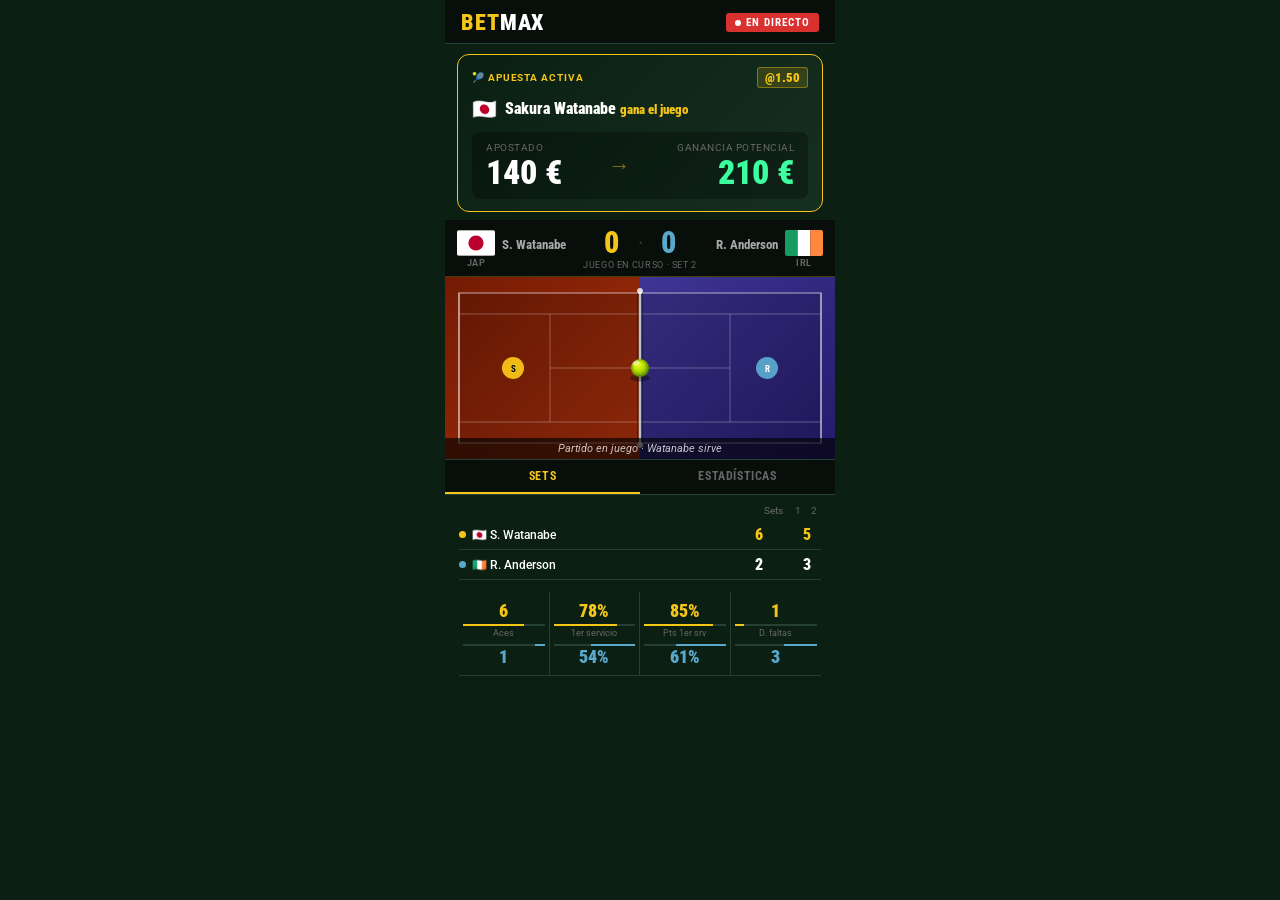
<file: sakura-vs-ruby-v7.html>
<!DOCTYPE html>
<html lang="es">
<head>
<meta charset="UTF-8">
<meta name="viewport" content="width=device-width, initial-scale=1.0, maximum-scale=1.0, user-scalable=no">
<meta name="apple-mobile-web-app-capable" content="yes">
<meta name="apple-mobile-web-app-status-bar-style" content="black-translucent">
<title>BETMAX · Sakura vs Ruby</title>
<style>
@import url('https://fonts.googleapis.com/css2?family=Roboto+Condensed:wght@400;700;900&family=Roboto:wght@300;400;500&display=swap');

:root {
  --green-dark:  #0c1f13;
  --green-surf:  #1a3828;
  --yellow:      #f5c518;
  --white:       #ffffff;
  --white-dim:   #aaaaaa;
  --grey:        #666;
  --border:      #274035;
  --red:         #d93030;
  --red-bright:  #ff2020;
  --blue:        #5aa8cc;
  --green-gain:  #3dffa0;
}

* { margin:0; padding:0; box-sizing:border-box; -webkit-tap-highlight-color:transparent; }
html, body { height:100%; background:var(--green-dark); color:var(--white); font-family:'Roboto',sans-serif; max-width:390px; margin:0 auto; overflow-x:hidden; }
body { display:flex; flex-direction:column; }

/* ── HEADER ── */
.app-header { background:#080f0a; padding:10px 16px 8px; display:flex; align-items:center; justify-content:space-between; border-bottom:1px solid var(--border); flex-shrink:0; }
.logo { font-family:'Roboto Condensed',sans-serif; font-weight:900; font-size:22px; color:var(--yellow); letter-spacing:0.04em; }
.logo span { color:var(--white); }
.live-pill { display:flex; align-items:center; gap:5px; background:var(--red); padding:3px 9px; border-radius:3px; font-family:'Roboto Condensed',sans-serif; font-size:11px; font-weight:700; letter-spacing:0.09em; }
.live-dot { width:6px;height:6px;background:#fff;border-radius:50%;animation:blink 1s infinite; }
@keyframes blink{0%,100%{opacity:1}50%{opacity:0.15}}

/* ── BET CARD ── */
.bet-card { margin:10px 12px 8px; background:linear-gradient(135deg,#0a1f12 0%,#163020 100%); border:1.5px solid var(--yellow); border-radius:12px; padding:12px 14px; flex-shrink:0; }
.bc-top { display:flex; align-items:center; justify-content:space-between; margin-bottom:9px; }
.bc-label { font-size:10px; color:var(--yellow); font-weight:700; letter-spacing:0.09em; text-transform:uppercase; }
.bc-odd-tag { background:rgba(245,197,24,0.15); border:1px solid rgba(245,197,24,0.4); border-radius:3px; padding:2px 7px; font-family:'Roboto Condensed',sans-serif; font-size:13px; font-weight:900; color:var(--yellow); }
.bc-pick { display:flex; align-items:center; gap:8px; margin-bottom:11px; }
.bc-pick-flag { font-size:20px; }
.bc-pick-text { font-family:'Roboto Condensed',sans-serif; font-size:16px; font-weight:900; color:var(--white); line-height:1.1; }
.bc-pick-text span { color:var(--yellow); font-size:13px; }
.bc-amounts { display:flex; align-items:center; justify-content:space-between; background:rgba(0,0,0,0.3); border-radius:8px; padding:10px 14px; }
.bc-col { display:flex; flex-direction:column; gap:2px; }
.bc-col.right { align-items:flex-end; }
.bc-col-label { font-size:10px; color:var(--grey); letter-spacing:0.05em; text-transform:uppercase; }
.bc-col-value { font-family:'Roboto Condensed',sans-serif; font-size:34px; font-weight:900; line-height:1; }
.bc-col-value.stake { color:var(--white); }
.bc-col-value.gain  { color:var(--green-gain); }
.bc-arrow { font-size:22px; color:var(--yellow); opacity:0.5; padding:0 6px; }

/* ── MARCADOR JUEGO EN DIRECTO ── */
.game-live-bar {
  background:#080f0a;
  border-bottom:1px solid rgba(245,197,24,0.25);
  padding:8px 12px 6px;
  display:flex; align-items:center; justify-content:space-between;
  flex-shrink:0; gap:8px;
}
.glb-side { display:flex; align-items:center; gap:7px; flex:1; }
.glb-side.right { flex-direction:row-reverse; }

/* Bandera grande + nombre apilados */
.glb-flag-wrap { display:flex; flex-direction:column; align-items:center; gap:2px; }
.glb-flag { font-size:26px; line-height:1; }
.glb-country { font-size:9px; color:var(--grey); letter-spacing:0.06em; text-transform:uppercase; font-weight:700; }

.glb-info { display:flex; flex-direction:column; }
.glb-info.right { align-items:flex-end; }
.glb-name { font-family:'Roboto Condensed',sans-serif; font-size:13px; font-weight:700; color:var(--white-dim); }
.glb-dot { width:6px; height:6px; border-radius:50%; margin-top:3px; opacity:0; transition:opacity 0.3s; }
.glb-dot.on { opacity:1; }

.glb-center { display:flex; flex-direction:column; align-items:center; gap:2px; flex-shrink:0; }
.glb-scores { display:flex; align-items:center; gap:6px; }
.glb-score { font-family:'Roboto Condensed',sans-serif; font-size:30px; font-weight:900; line-height:1; min-width:40px; text-align:center; }
.glb-score.s { color:var(--yellow); }
.glb-score.r { color:var(--blue); }
.glb-score.pop { animation:scorePop 0.28s ease; }
@keyframes scorePop{0%{transform:scale(1.4)}100%{transform:scale(1)}}
.glb-sep { font-family:'Roboto Condensed',sans-serif; font-size:22px; color:var(--border); }
.glb-sub { font-size:9px; color:var(--grey); letter-spacing:0.07em; text-transform:uppercase; }

/* ── MAPA CENTRAL ── */
.map-center { position:relative; flex-shrink:0; overflow:hidden; height:182px; }
.map-half-left  { position:absolute;left:0;top:0;bottom:0;width:50%; background:linear-gradient(135deg,#8a1a00,#c8320a); opacity:0.82; }
.map-half-right { position:absolute;right:0;top:0;bottom:0;width:50%; background:linear-gradient(135deg,#4a3ab0,#2a1a80); opacity:0.82; }
.map-svg-wrap { position:absolute;inset:0; display:flex;align-items:center;justify-content:center; }
#court-svg { width:100%;height:100%; }

/* Overlay paneles animados */
.map-score-overlay { position:absolute;inset:0; pointer-events:none; z-index:10; overflow:hidden; }

/* Panel izquierdo — entra desde la izquierda */
.map-panel-left {
  position:absolute; top:0; left:0; bottom:0; width:50%;
  background: linear-gradient(90deg, rgba(180,40,0,0.82) 0%, rgba(200,60,0,0.65) 100%);
  display:flex; flex-direction:column; align-items:center; justify-content:center; gap:6px;
  transform: translateX(-100%);
  transition: transform 0.35s cubic-bezier(0.22,1,0.36,1);
}
.map-panel-left.show { transform: translateX(0); }

/* Panel derecho — entra desde la derecha */
.map-panel-right {
  position:absolute; top:0; right:0; bottom:0; width:50%;
  background: linear-gradient(270deg, rgba(60,30,160,0.82) 0%, rgba(80,50,180,0.65) 100%);
  display:flex; flex-direction:column; align-items:center; justify-content:center; gap:6px;
  transform: translateX(100%);
  transition: transform 0.35s cubic-bezier(0.22,1,0.36,1);
}
.map-panel-right.show { transform: translateX(0); }

.map-big-score {
  font-family:'Roboto Condensed',sans-serif;
  font-size:72px; font-weight:900; color:var(--yellow);
  line-height:1; text-shadow:0 2px 16px rgba(0,0,0,0.9);
}
.map-player-name {
  font-family:'Roboto Condensed',sans-serif;
  font-size:13px; font-weight:700;
  color:rgba(255,255,255,0.92);
  text-shadow:0 1px 6px rgba(0,0,0,0.95);
  letter-spacing:0.03em;
  text-align:center;
  padding:0 8px;
}
.map-bottom-status { position:absolute;bottom:0;left:0;right:0; background:rgba(0,0,0,0.65); padding:4px 10px; text-align:center; font-size:11px; color:rgba(255,255,255,0.75); font-style:italic; z-index:10; }
.map-bottom-status.hl { color:var(--yellow); font-weight:700; font-style:normal; }

/* ── STATS ── */
.stats-bottom { flex:1; overflow-y:auto; border-top:1px solid var(--border); }
.stats-tabs { display:flex; background:#080f0a; border-bottom:1px solid var(--border); }
.stats-tab { flex:1; padding:9px 0; font-family:'Roboto Condensed',sans-serif; font-size:12px; font-weight:700; letter-spacing:0.05em; text-transform:uppercase; color:var(--grey); background:none; border:none; border-bottom:2px solid transparent; cursor:pointer; transition:all 0.2s; }
.stats-tab.active { color:var(--yellow); border-bottom-color:var(--yellow); }
.stats-content { padding:10px 14px; }
.stat-sets-header { text-align:right; font-size:10px; color:var(--grey); margin-bottom:4px; padding-right:4px; }
.stat-player-row { display:flex; align-items:center; justify-content:space-between; padding:5px 0; border-bottom:1px solid var(--border); }
.stat-player-row:last-child { border-bottom:none; }
.stat-player-lbl { font-size:12px; font-weight:500; display:flex; align-items:center; gap:6px; }
.stat-player-lbl-dot { width:7px;height:7px;border-radius:50%;flex-shrink:0; }
.stat-set-val { font-family:'Roboto Condensed',sans-serif; font-size:16px; font-weight:900; min-width:28px; text-align:center; }
.stat-set-val.hl { color:var(--yellow); }
.stat-grid { display:grid; grid-template-columns:1fr 1fr 1fr 1fr; gap:0; margin-top:10px; }
.stat-cell { text-align:center; padding:8px 4px; border-right:1px solid var(--border); border-bottom:1px solid var(--border); }
.stat-cell:last-child { border-right:none; }
.stat-cell-val { font-family:'Roboto Condensed',sans-serif; font-size:18px; font-weight:900; color:var(--yellow); }
.stat-cell-val.r { color:var(--blue); }
.stat-cell-lbl { font-size:9px; color:var(--grey); margin-top:2px; }
.stat-bar-row { display:flex; height:2px; background:var(--border); margin-top:3px; }
.stat-bar-s { height:100%; background:var(--yellow); }
.stat-bar-r { height:100%; background:var(--blue); margin-left:auto; }

/* ── RESULTADO ── */
.result-overlay { display:none; position:fixed; inset:0; background:rgba(0,0,0,0.95); z-index:500; flex-direction:column; align-items:center; justify-content:center; max-width:390px; margin:0 auto; }
.result-overlay.active { display:flex; }
.result-inner { text-align:center; padding:30px 24px; }
.result-badge { display:inline-block; background:var(--red); color:#fff; font-family:'Roboto Condensed',sans-serif; font-size:11px; font-weight:700; letter-spacing:0.12em; padding:4px 12px; border-radius:3px; margin-bottom:20px; }
.result-flag { font-size:42px; display:block; margin-bottom:8px; }
.result-winner { font-family:'Roboto Condensed',sans-serif; font-size:20px; font-weight:900; color:var(--blue); margin-bottom:4px; }
.result-sub { font-size:12px; color:var(--grey); margin-bottom:30px; }
.result-amount { font-family:'Roboto Condensed',sans-serif; font-size:86px; font-weight:900; color:var(--red-bright); line-height:1; animation:shake 0.6s ease 0.15s both; }
@keyframes shake{0%,100%{transform:translateX(0)}15%{transform:translateX(-12px)}30%{transform:translateX(12px)}45%{transform:translateX(-8px)}60%{transform:translateX(8px)}80%{transform:translateX(-4px)}}
.result-lbl { font-size:13px; color:var(--red); margin-top:10px; }
.result-btn { margin-top:34px; padding:13px 36px; background:var(--green-surf); border:1px solid var(--border); border-radius:6px; color:var(--white-dim); font-family:'Roboto Condensed',sans-serif; font-size:14px; font-weight:700; letter-spacing:0.05em; cursor:pointer; }
</style>
</head>
<body>

<!-- HEADER -->
<div class="app-header">
  <div class="logo">BET<span>MAX</span></div>
  <div class="live-pill"><span class="live-dot"></span>EN DIRECTO</div>
</div>

<!-- BET CARD -->
<div class="bet-card">
  <div class="bc-top">
    <div class="bc-label">🎾 Apuesta activa</div>
    <div class="bc-odd-tag">@1.50</div>
  </div>
  <div class="bc-pick">
    <span class="bc-pick-flag">🇯🇵</span>
    <div class="bc-pick-text">Sakura Watanabe <span>gana el juego</span></div>
  </div>
  <div class="bc-amounts">
    <div class="bc-col">
      <div class="bc-col-label">Apostado</div>
      <div class="bc-col-value stake">140 €</div>
    </div>
    <div class="bc-arrow">→</div>
    <div class="bc-col right">
      <div class="bc-col-label">Ganancia potencial</div>
      <div class="bc-col-value gain">210 €</div>
    </div>
  </div>
</div>

<!-- MARCADOR con banderas SVG -->
<div class="game-live-bar">
  <!-- Sakura izq -->
  <div class="glb-side">
    <div class="glb-flag-wrap">
      <!-- Bandera Japón SVG inline -->
      <svg width="38" height="26" viewBox="0 0 900 600" xmlns="http://www.w3.org/2000/svg" style="border-radius:2px;display:block;width:38px;height:26px;flex-shrink:0;">
        <rect fill="#fff" height="600" width="900"/>
        <circle fill="#bc002d" cx="450" cy="300" r="180"/>
      </svg>
      <div class="glb-country">JAP</div>
    </div>
    <div class="glb-info">
      <div class="glb-name">S. Watanabe</div>
      <div class="glb-dot" id="dot-s" style="background:var(--yellow)"></div>
    </div>
  </div>
  <!-- Scores centro -->
  <div class="glb-center">
    <div class="glb-scores">
      <div class="glb-score s" id="glb-s">0</div>
      <div class="glb-sep">·</div>
      <div class="glb-score r" id="glb-r">0</div>
    </div>
    <div class="glb-sub">Juego en curso · Set 2</div>
  </div>
  <!-- Ruby der -->
  <div class="glb-side right">
    <div class="glb-flag-wrap">
      <!-- Bandera Irlanda SVG inline -->
      <svg width="38" height="26" viewBox="0 0 3 2" preserveAspectRatio="none" xmlns="http://www.w3.org/2000/svg" style="border-radius:2px;display:block;width:38px;height:26px;flex-shrink:0;">
        <rect fill="#169b62" x="0" y="0" width="1" height="2"/>
        <rect fill="#ffffff" x="1" y="0" width="1" height="2"/>
        <rect fill="#ff883e" x="2" y="0" width="1" height="2"/>
      </svg>
      <div class="glb-country">IRL</div>
    </div>
    <div class="glb-info right">
      <div class="glb-name">R. Anderson</div>
      <div class="glb-dot" id="dot-r" style="background:var(--blue)"></div>
    </div>
  </div>
</div>

<!-- MAPA CENTRAL -->
<div class="map-center">
  <div class="map-half-left"></div>
  <div class="map-half-right"></div>

  <div class="map-svg-wrap">
    <svg id="court-svg" viewBox="0 0 390 182" xmlns="http://www.w3.org/2000/svg">
      <defs>
        <!-- Glow para la pelota -->
        <filter id="ballGlow" x="-80%" y="-80%" width="260%" height="260%">
          <feGaussianBlur stdDeviation="3" result="blur"/>
          <feMerge><feMergeNode in="blur"/><feMergeNode in="SourceGraphic"/></feMerge>
        </filter>
        <!-- Pelota de tenis: verde-amarilla con curvas blancas -->
        <!-- Sombra pelota -->
        </defs>

      <!-- Superficie semitransparente -->
      <rect x="14" y="16" width="362" height="150" fill="rgba(0,0,0,0.16)" stroke="rgba(255,255,255,0.42)" stroke-width="1.5"/>
      <!-- Líneas cancha -->
      <line x1="14"  y1="37"  x2="376" y2="37"  stroke="rgba(255,255,255,0.28)" stroke-width="1"/>
      <line x1="14"  y1="145" x2="376" y2="145" stroke="rgba(255,255,255,0.28)" stroke-width="1"/>
      <line x1="105" y1="37"  x2="105" y2="145" stroke="rgba(255,255,255,0.28)" stroke-width="1"/>
      <line x1="285" y1="37"  x2="285" y2="145" stroke="rgba(255,255,255,0.28)" stroke-width="1"/>
      <line x1="105" y1="91"  x2="285" y2="91"  stroke="rgba(255,255,255,0.28)" stroke-width="1"/>
      <line x1="14"  y1="16"  x2="14"  y2="166" stroke="rgba(255,255,255,0.42)" stroke-width="1.5"/>
      <line x1="376" y1="16"  x2="376" y2="166" stroke="rgba(255,255,255,0.42)" stroke-width="1.5"/>
      <!-- Red -->
      <line x1="195" y1="14" x2="195" y2="168" stroke="rgba(0,0,0,0.35)" stroke-width="6"/>
      <line x1="195" y1="14" x2="195" y2="168" stroke="rgba(255,255,255,0.72)" stroke-width="2.5"/>
      <circle cx="195" cy="14"  r="3" fill="rgba(255,255,255,0.8)"/>
      <circle cx="195" cy="168" r="3" fill="rgba(255,255,255,0.8)"/>

      <!-- Trail de la pelota -->
      <path id="trail" d="" fill="none" stroke="rgba(200,220,0,0.28)" stroke-width="2.5" stroke-dasharray="5,4"/>

      <!-- Jugadoras -->
      <circle id="ps"  cx="68"  cy="91" r="11" fill="#f5c518" opacity="0.95"/>
      <text   id="pst" x="68"   y="95" text-anchor="middle" fill="#000" font-family="'Roboto Condensed',sans-serif" font-size="9" font-weight="bold">S</text>
      <circle id="pr"  cx="322" cy="91" r="11" fill="#5aa8cc" opacity="0.95"/>
      <text   id="prt" x="322"  y="95" text-anchor="middle" fill="#fff" font-family="'Roboto Condensed',sans-serif" font-size="9" font-weight="bold">R</text>

      <!--
        PELOTA DE TENIS — grupo que se moverá con JS
        Formada por: cuerpo + línea curva blanca izq + línea curva blanca der
        Radio: 8px
      -->
      <g id="ball-group">
        <!-- Sombra -->
        <ellipse cx="195" cy="101" rx="10" ry="3.5" fill="rgba(0,0,0,0.35)"/>
        <!-- Cuerpo pelota — gradiente esférico -->
        <defs>
          <radialGradient id="bg" cx="38%" cy="30%" r="65%">
            <stop offset="0%" stop-color="#e8ff30"/>
            <stop offset="45%" stop-color="#c2e800"/>
            <stop offset="100%" stop-color="#7aaa00"/>
          </radialGradient>
          <radialGradient id="bgs" cx="50%" cy="50%" r="50%">
            <stop offset="60%" stop-color="rgba(0,0,0,0)"/>
            <stop offset="100%" stop-color="rgba(0,60,0,0.3)"/>
          </radialGradient>
          <clipPath id="ballClip">
            <circle cx="195" cy="91" r="9"/>
          </clipPath>
        </defs>
        <circle cx="195" cy="91" r="9" fill="url(#bg)"/>
        <!-- Sombra interior borde -->
        <circle cx="195" cy="91" r="9" fill="url(#bgs)"/>
        <!-- Línea curva izquierda (costura) -->
        <path d="M 189 83 C 183 87, 183 95, 189 99"
          fill="none" stroke="rgba(255,255,255,0.82)" stroke-width="1.6"
          stroke-linecap="round" clip-path="url(#ballClip)"/>
        <!-- Línea curva derecha (costura) -->
        <path d="M 201 83 C 207 87, 207 95, 201 99"
          fill="none" stroke="rgba(255,255,255,0.82)" stroke-width="1.6"
          stroke-linecap="round" clip-path="url(#ballClip)"/>
        <!-- Brillo especular -->
        <ellipse cx="191" cy="86" rx="3.5" ry="2.2"
          fill="rgba(255,255,255,0.5)" transform="rotate(-20,191,86)"/>
      </g>
    </svg>
  </div>

  <!-- Puntos grandes con rectángulos animados desde los extremos -->
  <div class="map-score-overlay" id="score-overlay">
    <div class="map-panel-left" id="panel-s">
      <div class="map-big-score" id="big-s">0</div>
      <div class="map-player-name" id="lbl-s">Sakura Watanabe</div>
    </div>
    <div class="map-panel-right" id="panel-r">
      <div class="map-big-score" id="big-r">0</div>
      <div class="map-player-name" id="lbl-r">Ruby Anderson</div>
    </div>
  </div>

  <div class="map-bottom-status" id="map-status">Partido en juego · Watanabe sirve</div>
</div>

<!-- STATS -->
<div class="stats-bottom">
  <div class="stats-tabs">
    <button class="stats-tab active" onclick="switchTab(this,'sets')">Sets</button>
    <button class="stats-tab" onclick="switchTab(this,'stats')">Estadísticas</button>
  </div>
  <div id="tab-sets" class="stats-content">
    <div class="stat-sets-header">Sets &nbsp;&nbsp;&nbsp;&nbsp; 1 &nbsp;&nbsp;&nbsp; 2</div>
    <div class="stat-player-row">
      <div class="stat-player-lbl"><div class="stat-player-lbl-dot" style="background:var(--yellow)"></div>🇯🇵 S. Watanabe</div>
      <div style="display:flex;gap:20px;"><div class="stat-set-val hl">6</div><div class="stat-set-val hl">5</div></div>
    </div>
    <div class="stat-player-row">
      <div class="stat-player-lbl"><div class="stat-player-lbl-dot" style="background:var(--blue)"></div>🇮🇪 R. Anderson</div>
      <div style="display:flex;gap:20px;"><div class="stat-set-val">2</div><div class="stat-set-val">3</div></div>
    </div>
    <div class="stat-grid" style="margin-top:12px;">
      <div class="stat-cell"><div class="stat-cell-val">6</div><div class="stat-bar-row"><div class="stat-bar-s" style="width:75%"></div></div><div class="stat-cell-lbl">Aces</div><div style="height:3px"></div><div class="stat-bar-row"><div class="stat-bar-r" style="width:12%"></div></div><div class="stat-cell-val r">1</div></div>
      <div class="stat-cell"><div class="stat-cell-val">78%</div><div class="stat-bar-row"><div class="stat-bar-s" style="width:78%"></div></div><div class="stat-cell-lbl">1er servicio</div><div style="height:3px"></div><div class="stat-bar-row"><div class="stat-bar-r" style="width:54%"></div></div><div class="stat-cell-val r">54%</div></div>
      <div class="stat-cell"><div class="stat-cell-val">85%</div><div class="stat-bar-row"><div class="stat-bar-s" style="width:85%"></div></div><div class="stat-cell-lbl">Pts 1er srv</div><div style="height:3px"></div><div class="stat-bar-row"><div class="stat-bar-r" style="width:61%"></div></div><div class="stat-cell-val r">61%</div></div>
      <div class="stat-cell"><div class="stat-cell-val">1</div><div class="stat-bar-row"><div class="stat-bar-s" style="width:12%"></div></div><div class="stat-cell-lbl">D. faltas</div><div style="height:3px"></div><div class="stat-bar-row"><div class="stat-bar-r" style="width:40%"></div></div><div class="stat-cell-val r">3</div></div>
    </div>
  </div>
  <div id="tab-stats" class="stats-content" style="display:none">
    <div class="stat-player-row"><div style="font-size:11px;color:var(--grey);flex:1">Puntos ganados (set 2)</div><span style="font-family:'Roboto Condensed',sans-serif;font-size:15px;font-weight:900;color:var(--yellow)">24</span><span style="width:12px"></span><span style="font-family:'Roboto Condensed',sans-serif;font-size:15px;font-weight:900;color:var(--blue)">18</span></div>
    <div class="stat-player-row"><div style="font-size:11px;color:var(--grey);flex:1">Break points</div><span style="font-family:'Roboto Condensed',sans-serif;font-size:15px;font-weight:900;color:var(--yellow)">2/3</span><span style="width:12px"></span><span style="font-family:'Roboto Condensed',sans-serif;font-size:15px;font-weight:900;color:var(--blue)">0/2</span></div>
    <div class="stat-player-row"><div style="font-size:11px;color:var(--grey);flex:1">Vel. máx. saque</div><span style="font-family:'Roboto Condensed',sans-serif;font-size:15px;font-weight:900;color:var(--yellow)">192 km/h</span><span style="width:12px"></span><span style="font-family:'Roboto Condensed',sans-serif;font-size:15px;font-weight:900;color:var(--blue)">178 km/h</span></div>
    <div class="stat-player-row"><div style="font-size:11px;color:var(--grey);flex:1">Errores no forzados</div><span style="font-family:'Roboto Condensed',sans-serif;font-size:15px;font-weight:900;color:var(--yellow)">8</span><span style="width:12px"></span><span style="font-family:'Roboto Condensed',sans-serif;font-size:15px;font-weight:900;color:var(--blue)">14</span></div>
    <div class="stat-player-row"><div style="font-size:11px;color:var(--grey);flex:1">Winners</div><span style="font-family:'Roboto Condensed',sans-serif;font-size:15px;font-weight:900;color:var(--yellow)">16</span><span style="width:12px"></span><span style="font-family:'Roboto Condensed',sans-serif;font-size:15px;font-weight:900;color:var(--blue)">9</span></div>
  </div>
</div>

<!-- RESULTADO -->
<div class="result-overlay" id="result-overlay">
  <div class="result-inner">
    <div class="result-badge">APUESTA PERDIDA</div>
    <span class="result-flag">🇮🇪</span>
    <div class="result-winner">R. Anderson gana el juego</div>
    <div class="result-sub">40 · AD → Punto final · Anderson</div>
    <div class="result-amount">-140 €</div>
    <div class="result-lbl">Saldo descontado de tu cuenta</div>
    <button class="result-btn" onclick="document.getElementById('result-overlay').classList.remove('active')">Cerrar</button>
  </div>
</div>

<script>
// ─── POSICIONES FIJAS ────────────────────────────────
const S_X   = 68;
const R_X   = 322;
const NET_X = 195;
const CY    = 91;
const BALL_R = 8; // radio pelota

// DOM refs
const trailEl  = document.getElementById('trail');
const ballGrp  = document.getElementById('ball-group');
const psEl     = document.getElementById('ps');
const pstEl    = document.getElementById('pst');
const prEl     = document.getElementById('pr');
const prtEl    = document.getElementById('prt');

// Mueve la pelota SVG centrada en (cx, cy)
function placeBall(cx, cy) {
  const dx = cx - 195;
  const dy = cy - 91;
  ballGrp.setAttribute('transform', `translate(${dx},${dy})`);
}

// Posiciona jugadora exactamente
function placePlayer(side, x, y) {
  const el  = side === 's' ? psEl  : prEl;
  const txt = side === 's' ? pstEl : prtEl;
  el.setAttribute('cx', x);  el.setAttribute('cy', y);
  txt.setAttribute('x', x);  txt.setAttribute('y', y + 4);
}

// Anima jugadora suavemente
function movePlayer(side, tx, ty, dur) {
  const el  = side === 's' ? psEl  : prEl;
  const txt = side === 's' ? pstEl : prtEl;
  const sx  = parseFloat(el.getAttribute('cx'));
  const sy  = parseFloat(el.getAttribute('cy'));
  const steps = 16; let i = 0;
  const iv = setInterval(() => {
    i++; const t = i / steps;
    const nx = sx + (tx - sx) * t, ny = sy + (ty - sy) * t;
    el.setAttribute('cx', nx); el.setAttribute('cy', ny);
    txt.setAttribute('x', nx); txt.setAttribute('y', ny + 4);
    if (i >= steps) clearInterval(iv);
  }, dur / steps);
}

// Anima pelota por bezier cuadrática
// Sale de (x1,y1) exactamente y llega a (x2,y2) exactamente
function animShot(x1, y1, x2, y2, dur, cb) {
  const steps = 60; let i = 0;
  const dist  = Math.abs(x2 - x1);
  const arcH  = 18 + (dist / 390) * 20 + Math.random() * 5;
  const cpX   = NET_X;
  const cpY   = Math.min(y1, y2) - arcH;
  trailEl.setAttribute('d', `M${x1},${y1} Q${cpX},${cpY} ${x2},${y2}`);
  placeBall(x1, y1);

  const iv = setInterval(() => {
    i++;
    const t  = i / steps;
    const bx = (1-t)*(1-t)*x1 + 2*(1-t)*t*cpX + t*t*x2;
    const by = (1-t)*(1-t)*y1 + 2*(1-t)*t*cpY + t*t*y2;
    placeBall(bx, by);
    if (i >= steps) {
      placeBall(x2, y2); // asegura posición exacta final
      clearInterval(iv);
      cb && cb();
    }
  }, dur / steps);
}

// ─── SECUENCIA DE UN PUNTO ───────────────────────────
function runPoint(shots, onEnd) {
  let si = 0;
  const first = shots[0];
  const startX = first.from === 's' ? S_X : R_X;
  placePlayer(first.from, startX, first.yFrom);
  placeBall(startX, first.yFrom);

  function next() {
    if (si >= shots.length) { onEnd(); return; }
    const sh = shots[si];
    const fromX  = sh.from === 's' ? S_X : R_X;
    const toX    = sh.from === 's' ? R_X : S_X;
    const toSide = sh.from === 's' ? 'r' : 's';
    placePlayer(sh.from, fromX, sh.yFrom);
    movePlayer(toSide, toX, sh.yTo, sh.dur * 0.65);
    animShot(fromX, sh.yFrom, toX, sh.yTo, sh.dur, () => {
      placePlayer(toSide, toX, sh.yTo);
      si++;
      setTimeout(next, si >= shots.length ? 280 : 150);
    });
  }
  next();
}

// ─── PUNTOS DEL JUEGO ────────────────────────────────
const pt1 = { score:{s:'15',r:'0'}, winner:'s', shots:[{ from:'s', yFrom:91, yTo:91, dur:520 }] };
const pt2 = { score:{s:'30',r:'0'}, winner:'s', shots:[
  { from:'s', yFrom:80, yTo:105, dur:620 },
  { from:'r', yFrom:105, yTo:70, dur:580 },
  { from:'s', yFrom:70,  yTo:110, dur:650 }
]};
const pt3 = { score:{s:'30',r:'15'}, winner:'r', shots:[
  { from:'s', yFrom:91, yTo:80,  dur:600 },
  { from:'r', yFrom:80,  yTo:100, dur:570 },
  { from:'s', yFrom:100, yTo:75,  dur:640 },
  { from:'r', yFrom:75,  yTo:91,  dur:700 }
]};
const pt4 = { score:{s:'30',r:'30'}, winner:'r', shots:[
  { from:'s', yFrom:91,  yTo:95,  dur:580 },
  { from:'r', yFrom:95,  yTo:85,  dur:560 },
  { from:'s', yFrom:85,  yTo:100, dur:610 },
  { from:'r', yFrom:100, yTo:70,  dur:590 },
  { from:'s', yFrom:70,  yTo:105, dur:670 }
]};
const pt5 = { score:{s:'30',r:'40'}, winner:'r', shots:[{ from:'r', yFrom:91, yTo:91, dur:500 }] };
const pt6 = { score:{s:'40',r:'40'}, winner:'s', shots:[
  { from:'r', yFrom:91, yTo:110, dur:460 },
  { from:'r', yFrom:91, yTo:91,  dur:440 }
]};

const pt7_shots = [
  { from:'s', yFrom:91,  yTo:80,  dur:670 },
  { from:'r', yFrom:80,  yTo:105, dur:620 },
  { from:'s', yFrom:105, yTo:68,  dur:700 },
  { from:'r', yFrom:68,  yTo:100, dur:640 },
  { from:'s', yFrom:100, yTo:115, dur:720 }
];
const pt8_shots = [
  { from:'s', yFrom:91,  yTo:85,  dur:660 },
  { from:'r', yFrom:85,  yTo:100, dur:630 },
  { from:'s', yFrom:100, yTo:72,  dur:700 },
  { from:'r', yFrom:72,  yTo:110, dur:650 },
  { from:'s', yFrom:110, yTo:80,  dur:720 },
  { from:'r', yFrom:80,  yTo:96,  dur:640 },
  { from:'s', yFrom:96,  yTo:89,  dur:710 },
  { from:'r', yFrom:89,  yTo:105, dur:870 },
  { from:'s', yFrom:105, yTo:78,  dur:1180 }
];

const ALL_POINTS = [pt1, pt2, pt3, pt4, pt5, pt6];

// ─── FLUJO ───────────────────────────────────────────
let ptIdx = 0;
let mapSeqStarted = false;
let hideScoreTimer = null;

function startSequence() {
  if (ptIdx >= ALL_POINTS.length) return;
  const pt = ALL_POINTS[ptIdx];
  ptIdx++;
  setStatus(ptIdx === 1 ? 'Watanabe sirve · Juego en curso' : 'Intercambio de fondo…');
  runPoint(pt.shots, () => {
    updateScore(pt.score.s, pt.score.r, pt.winner);
    if (ptIdx < ALL_POINTS.length) {
      setTimeout(startSequence, 10000);
    } else {
      setTimeout(() => { if (!mapSeqStarted) { mapSeqStarted = true; runMapSeq(); } }, 2000);
    }
  });
}

function updateScore(s, r, winner) {
  popScore('glb-s', s); popScore('glb-r', r);
  document.getElementById('dot-s').classList.toggle('on', winner === 's');
  document.getElementById('dot-r').classList.toggle('on', winner === 'r');
  showBigScores(s, r);
}

function popScore(id, val) {
  const el = document.getElementById(id);
  el.textContent = val;
  el.classList.remove('pop');
  void el.offsetWidth;
  el.classList.add('pop');
}

function showBigScores(s, r) {
  const bs = document.getElementById('big-s');
  const br = document.getElementById('big-r');
  const ps = document.getElementById('panel-s');
  const pr = document.getElementById('panel-r');

  bs.textContent = s;
  br.textContent = r;

  // Entran desde los extremos
  ps.classList.add('show');
  pr.classList.add('show');

  if (hideScoreTimer) clearTimeout(hideScoreTimer);
  hideScoreTimer = setTimeout(() => {
    // Salen hacia los extremos
    ps.classList.remove('show');
    pr.classList.remove('show');
  }, 2600);
}

function setStatus(txt, hl = false) {
  const el = document.getElementById('map-status');
  el.textContent = txt;
  el.className = 'map-bottom-status' + (hl ? ' hl' : '');
}

function setGameLive(s, r) { popScore('glb-s', s); popScore('glb-r', r); showBigScores(s, r); }

function runMapSeq() {
  setStatus('Watanabe sirve · Intercambio en curso…');
  runPoint(pt7_shots, () => {
    setGameLive('40', 'AD');
    document.getElementById('dot-r').classList.add('on');
    document.getElementById('dot-s').classList.remove('on');
    setStatus('🎾 ADVANTAGE ANDERSON', true);
    setTimeout(() => {
      setStatus('Punto de juego Anderson · Watanabe sirve…');
      setTimeout(() => {
        setStatus('Rally decisivo…');
        runPoint(pt8_shots, () => {
          setGameLive('JUEGO', 'RUBY');
          setStatus('🎾 ANDERSON GANA EL JUEGO', true);
          setTimeout(() => { document.getElementById('result-overlay').classList.add('active'); }, 2500);
        });
      }, 2200);
    }, 1900);
  });
}

function switchTab(btn, tab) {
  document.querySelectorAll('.stats-tab').forEach(b => b.classList.remove('active'));
  btn.classList.add('active');
  document.getElementById('tab-sets').style.display  = tab === 'sets'  ? 'block' : 'none';
  document.getElementById('tab-stats').style.display = tab === 'stats' ? 'block' : 'none';
}

window.addEventListener('DOMContentLoaded', () => { setTimeout(startSequence, 1200); });
</script>
</body>
</html>
</file>
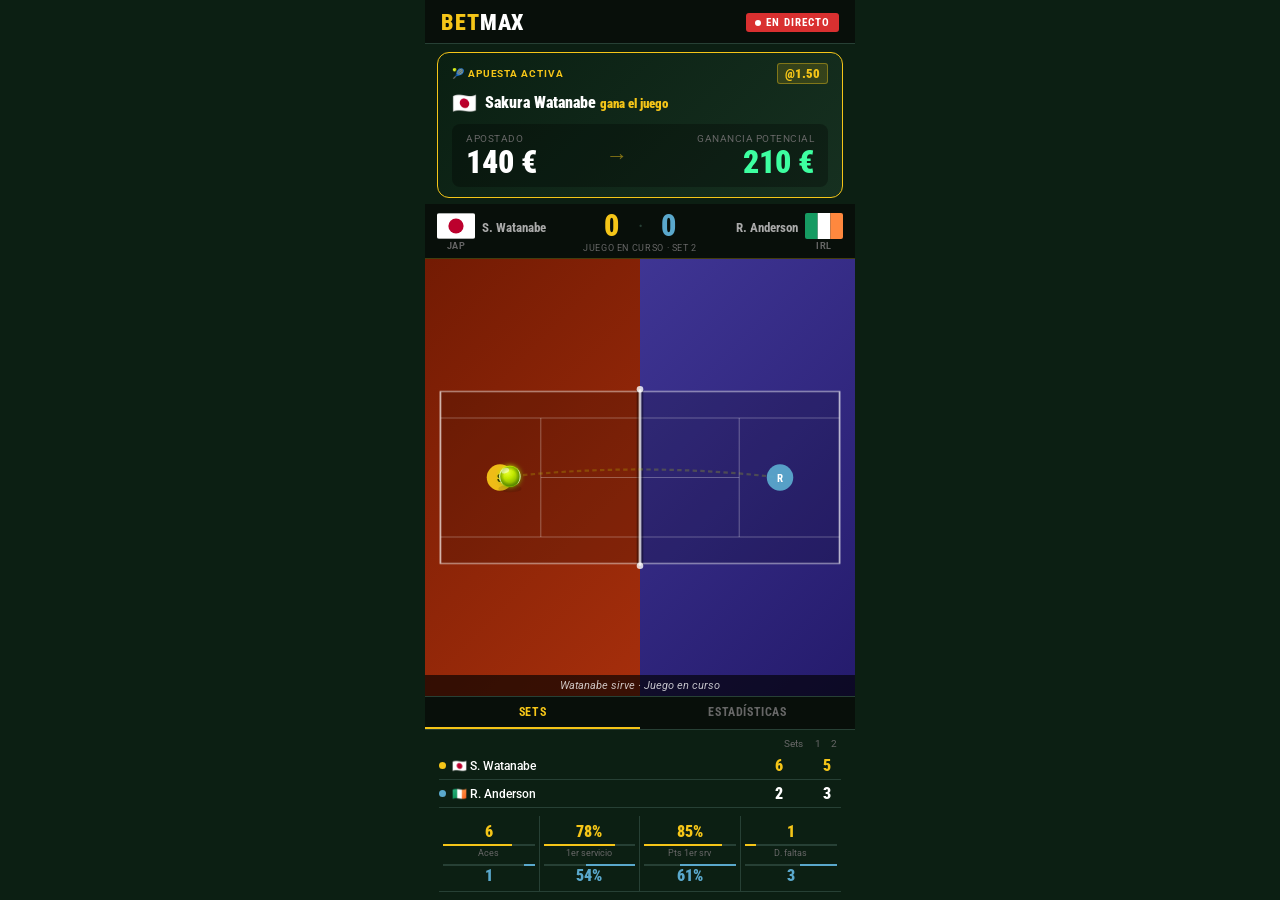
<file: sakura-vs-ruby-v8.html>
<!DOCTYPE html>
<html lang="es">
<head>
<meta charset="UTF-8">
<meta name="viewport" content="width=device-width, initial-scale=1.0, maximum-scale=1.0, user-scalable=no, viewport-fit=cover">
<meta name="apple-mobile-web-app-capable" content="yes">
<meta name="apple-mobile-web-app-status-bar-style" content="black-translucent">
<title>BETMAX · Sakura vs Ruby</title>
<style>
@import url('https://fonts.googleapis.com/css2?family=Roboto+Condensed:wght@400;700;900&family=Roboto:wght@300;400;500&display=swap');

:root {
  --green-dark:  #0c1f13;
  --green-surf:  #1a3828;
  --yellow:      #f5c518;
  --white:       #ffffff;
  --white-dim:   #aaaaaa;
  --grey:        #666;
  --border:      #274035;
  --red:         #d93030;
  --red-bright:  #ff2020;
  --blue:        #5aa8cc;
  --green-gain:  #3dffa0;
  --safe-top:    env(safe-area-inset-top, 0px);
  --safe-bot:    env(safe-area-inset-bottom, 0px);
  --safe-left:   env(safe-area-inset-left, 0px);
  --safe-right:  env(safe-area-inset-right, 0px);
}

* { margin:0; padding:0; box-sizing:border-box; -webkit-tap-highlight-color:transparent; }

html {
  height: 100%;
  height: -webkit-fill-available;
}

body {
  min-height: 100vh;
  min-height: -webkit-fill-available;
  min-height: 100dvh;
  background: var(--green-dark);
  color: var(--white);
  font-family: 'Roboto', sans-serif;
  max-width: 430px;
  margin: 0 auto;
  overflow: hidden;
  display: flex;
  flex-direction: column;
  /* Safe areas iOS */
  padding-top: var(--safe-top);
  padding-bottom: var(--safe-bot);
  padding-left: var(--safe-left);
  padding-right: var(--safe-right);
}

/* ── HEADER ── */
.app-header {
  background: #080f0a;
  padding: 10px 16px 8px;
  display: flex; align-items: center; justify-content: space-between;
  border-bottom: 1px solid var(--border);
  flex-shrink: 0;
}
.logo { font-family:'Roboto Condensed',sans-serif; font-weight:900; font-size:22px; color:var(--yellow); letter-spacing:0.04em; }
.logo span { color:var(--white); }
.live-pill { display:flex; align-items:center; gap:5px; background:var(--red); padding:3px 9px; border-radius:3px; font-family:'Roboto Condensed',sans-serif; font-size:11px; font-weight:700; letter-spacing:0.09em; }
.live-dot { width:6px;height:6px;background:#fff;border-radius:50%;animation:blink 1s infinite; }
@keyframes blink{0%,100%{opacity:1}50%{opacity:0.15}}

/* ── BET CARD ── */
.bet-card {
  margin: 8px 12px 6px;
  background: linear-gradient(135deg,#0a1f12 0%,#163020 100%);
  border: 1.5px solid var(--yellow);
  border-radius: 12px;
  padding: 10px 14px;
  flex-shrink: 0;
}
.bc-top { display:flex; align-items:center; justify-content:space-between; margin-bottom:7px; }
.bc-label { font-size:10px; color:var(--yellow); font-weight:700; letter-spacing:0.09em; text-transform:uppercase; }
.bc-odd-tag { background:rgba(245,197,24,0.15); border:1px solid rgba(245,197,24,0.4); border-radius:3px; padding:2px 7px; font-family:'Roboto Condensed',sans-serif; font-size:13px; font-weight:900; color:var(--yellow); }
.bc-pick { display:flex; align-items:center; gap:8px; margin-bottom:9px; }
.bc-pick-flag { font-size:20px; }
.bc-pick-text { font-family:'Roboto Condensed',sans-serif; font-size:16px; font-weight:900; color:var(--white); line-height:1.1; }
.bc-pick-text span { color:var(--yellow); font-size:13px; }
.bc-amounts { display:flex; align-items:center; justify-content:space-between; background:rgba(0,0,0,0.3); border-radius:8px; padding:9px 14px; }
.bc-col { display:flex; flex-direction:column; gap:2px; }
.bc-col.right { align-items:flex-end; }
.bc-col-label { font-size:10px; color:var(--grey); letter-spacing:0.05em; text-transform:uppercase; }
.bc-col-value { font-family:'Roboto Condensed',sans-serif; font-size:32px; font-weight:900; line-height:1; }
.bc-col-value.stake { color:var(--white); }
.bc-col-value.gain  { color:var(--green-gain); }
.bc-arrow { font-size:22px; color:var(--yellow); opacity:0.5; padding:0 6px; }

/* ── MARCADOR JUEGO EN DIRECTO ── */
.game-live-bar {
  background: #080f0a;
  border-bottom: 1px solid rgba(245,197,24,0.25);
  padding: 7px 12px 5px;
  display: flex; align-items: center; justify-content: space-between;
  flex-shrink: 0; gap: 8px;
}
.glb-side { display:flex; align-items:center; gap:7px; flex:1; }
.glb-side.right { flex-direction:row-reverse; }
.glb-flag-wrap { display:flex; flex-direction:column; align-items:center; gap:2px; }
.glb-country { font-size:9px; color:var(--grey); letter-spacing:0.06em; text-transform:uppercase; font-weight:700; }
.glb-info { display:flex; flex-direction:column; }
.glb-info.right { align-items:flex-end; }
.glb-name { font-family:'Roboto Condensed',sans-serif; font-size:13px; font-weight:700; color:var(--white-dim); }
.glb-dot { width:6px; height:6px; border-radius:50%; margin-top:3px; opacity:0; transition:opacity 0.3s; }
.glb-dot.on { opacity:1; }
.glb-center { display:flex; flex-direction:column; align-items:center; gap:2px; flex-shrink:0; }
.glb-scores { display:flex; align-items:center; gap:6px; }
.glb-score { font-family:'Roboto Condensed',sans-serif; font-size:30px; font-weight:900; line-height:1; min-width:40px; text-align:center; }
.glb-score.s { color:var(--yellow); }
.glb-score.r { color:var(--blue); }
.glb-score.pop { animation:scorePop 0.28s ease; }
@keyframes scorePop{0%{transform:scale(1.4)}100%{transform:scale(1)}}
.glb-sep { font-family:'Roboto Condensed',sans-serif; font-size:22px; color:var(--border); }
.glb-sub { font-size:9px; color:var(--grey); letter-spacing:0.07em; text-transform:uppercase; }

/* ── MAPA CENTRAL — ocupa el espacio restante ── */
.map-center {
  position: relative;
  flex: 1;
  min-height: 0;
  overflow: hidden;
}
.map-half-left  { position:absolute;left:0;top:0;bottom:0;width:50%; background:linear-gradient(135deg,#8a1a00,#c8320a); opacity:0.82; }
.map-half-right { position:absolute;right:0;top:0;bottom:0;width:50%; background:linear-gradient(135deg,#4a3ab0,#2a1a80); opacity:0.82; }
.map-svg-wrap { position:absolute;inset:0; display:flex;align-items:center;justify-content:center; }
#court-svg { width:100%;height:100%; }

/* Overlay paneles animados */
.map-score-overlay { position:absolute;inset:0; pointer-events:none; z-index:10; overflow:hidden; }

.map-panel-left {
  position:absolute; top:0; left:0; bottom:0; width:50%;
  background: linear-gradient(90deg, rgba(180,40,0,0.88) 0%, rgba(200,60,0,0.70) 100%);
  display:flex; flex-direction:column; align-items:center; justify-content:center; gap:6px;
  transform: translateX(-100%);
  transition: transform 0.32s cubic-bezier(0.22,1,0.36,1);
}
.map-panel-left.show { transform: translateX(0); }

.map-panel-right {
  position:absolute; top:0; right:0; bottom:0; width:50%;
  background: linear-gradient(270deg, rgba(60,30,160,0.88) 0%, rgba(80,50,180,0.70) 100%);
  display:flex; flex-direction:column; align-items:center; justify-content:center; gap:6px;
  transform: translateX(100%);
  transition: transform 0.32s cubic-bezier(0.22,1,0.36,1);
}
.map-panel-right.show { transform: translateX(0); }

.map-big-score {
  font-family:'Roboto Condensed',sans-serif;
  font-size:clamp(56px, 14vw, 76px); font-weight:900; color:var(--yellow);
  line-height:1; text-shadow:0 2px 16px rgba(0,0,0,0.9);
}
.map-player-name {
  font-family:'Roboto Condensed',sans-serif;
  font-size:12px; font-weight:700;
  color:rgba(255,255,255,0.92);
  text-shadow:0 1px 6px rgba(0,0,0,0.95);
  letter-spacing:0.03em;
  text-align:center;
  padding:0 8px;
}
.map-bottom-status { position:absolute;bottom:0;left:0;right:0; background:rgba(0,0,0,0.65); padding:4px 10px; text-align:center; font-size:11px; color:rgba(255,255,255,0.75); font-style:italic; z-index:10; }
.map-bottom-status.hl { color:var(--yellow); font-weight:700; font-style:normal; }

/* ── STATS — altura fija, sin flex:1 ── */
.stats-bottom { flex-shrink:0; border-top:1px solid var(--border); }
.stats-tabs { display:flex; background:#080f0a; border-bottom:1px solid var(--border); }
.stats-tab { flex:1; padding:8px 0; font-family:'Roboto Condensed',sans-serif; font-size:12px; font-weight:700; letter-spacing:0.05em; text-transform:uppercase; color:var(--grey); background:none; border:none; border-bottom:2px solid transparent; cursor:pointer; transition:all 0.2s; }
.stats-tab.active { color:var(--yellow); border-bottom-color:var(--yellow); }
.stats-content { padding:8px 14px; }
.stat-sets-header { text-align:right; font-size:10px; color:var(--grey); margin-bottom:3px; padding-right:4px; }
.stat-player-row { display:flex; align-items:center; justify-content:space-between; padding:4px 0; border-bottom:1px solid var(--border); }
.stat-player-row:last-child { border-bottom:none; }
.stat-player-lbl { font-size:12px; font-weight:500; display:flex; align-items:center; gap:6px; }
.stat-player-lbl-dot { width:7px;height:7px;border-radius:50%;flex-shrink:0; }
.stat-set-val { font-family:'Roboto Condensed',sans-serif; font-size:16px; font-weight:900; min-width:28px; text-align:center; }
.stat-set-val.hl { color:var(--yellow); }
.stat-grid { display:grid; grid-template-columns:1fr 1fr 1fr 1fr; gap:0; margin-top:8px; }
.stat-cell { text-align:center; padding:6px 4px; border-right:1px solid var(--border); border-bottom:1px solid var(--border); }
.stat-cell:last-child { border-right:none; }
.stat-cell-val { font-family:'Roboto Condensed',sans-serif; font-size:16px; font-weight:900; color:var(--yellow); }
.stat-cell-val.r { color:var(--blue); }
.stat-cell-lbl { font-size:9px; color:var(--grey); margin-top:2px; }
.stat-bar-row { display:flex; height:2px; background:var(--border); margin-top:3px; }
.stat-bar-s { height:100%; background:var(--yellow); }
.stat-bar-r { height:100%; background:var(--blue); margin-left:auto; }

/* ── RESULTADO ── */
.result-overlay { display:none; position:fixed; inset:0; background:rgba(0,0,0,0.95); z-index:500; flex-direction:column; align-items:center; justify-content:center; max-width:430px; margin:0 auto; padding: var(--safe-top) var(--safe-right) var(--safe-bot) var(--safe-left); }
.result-overlay.active { display:flex; }
.result-inner { text-align:center; padding:30px 24px; }
.result-badge { display:inline-block; background:var(--red); color:#fff; font-family:'Roboto Condensed',sans-serif; font-size:11px; font-weight:700; letter-spacing:0.12em; padding:4px 12px; border-radius:3px; margin-bottom:20px; }
.result-flag { font-size:42px; display:block; margin-bottom:8px; }
.result-winner { font-family:'Roboto Condensed',sans-serif; font-size:20px; font-weight:900; color:var(--blue); margin-bottom:4px; }
.result-sub { font-size:12px; color:var(--grey); margin-bottom:30px; }
.result-amount { font-family:'Roboto Condensed',sans-serif; font-size:86px; font-weight:900; color:var(--red-bright); line-height:1; animation:shake 0.6s ease 0.15s both; }
@keyframes shake{0%,100%{transform:translateX(0)}15%{transform:translateX(-12px)}30%{transform:translateX(12px)}45%{transform:translateX(-8px)}60%{transform:translateX(8px)}80%{transform:translateX(-4px)}}
.result-lbl { font-size:13px; color:var(--red); margin-top:10px; }
.result-btn { margin-top:34px; padding:13px 36px; background:var(--green-surf); border:1px solid var(--border); border-radius:6px; color:var(--white-dim); font-family:'Roboto Condensed',sans-serif; font-size:14px; font-weight:700; letter-spacing:0.05em; cursor:pointer; }
</style>
</head>
<body>

<!-- HEADER -->
<div class="app-header">
  <div class="logo">BET<span>MAX</span></div>
  <div class="live-pill"><span class="live-dot"></span>EN DIRECTO</div>
</div>

<!-- BET CARD -->
<div class="bet-card">
  <div class="bc-top">
    <div class="bc-label">🎾 Apuesta activa</div>
    <div class="bc-odd-tag">@1.50</div>
  </div>
  <div class="bc-pick">
    <span class="bc-pick-flag">🇯🇵</span>
    <div class="bc-pick-text">Sakura Watanabe <span>gana el juego</span></div>
  </div>
  <div class="bc-amounts">
    <div class="bc-col">
      <div class="bc-col-label">Apostado</div>
      <div class="bc-col-value stake">140 €</div>
    </div>
    <div class="bc-arrow">→</div>
    <div class="bc-col right">
      <div class="bc-col-label">Ganancia potencial</div>
      <div class="bc-col-value gain">210 €</div>
    </div>
  </div>
</div>

<!-- MARCADOR con banderas SVG -->
<div class="game-live-bar">
  <!-- Sakura izq -->
  <div class="glb-side">
    <div class="glb-flag-wrap">
      <svg width="38" height="26" viewBox="0 0 900 600" xmlns="http://www.w3.org/2000/svg" style="border-radius:2px;display:block;width:38px;height:26px;flex-shrink:0;">
        <rect fill="#fff" height="600" width="900"/>
        <circle fill="#bc002d" cx="450" cy="300" r="180"/>
      </svg>
      <div class="glb-country">JAP</div>
    </div>
    <div class="glb-info">
      <div class="glb-name">S. Watanabe</div>
      <div class="glb-dot" id="dot-s" style="background:var(--yellow)"></div>
    </div>
  </div>
  <!-- Scores centro -->
  <div class="glb-center">
    <div class="glb-scores">
      <div class="glb-score s" id="glb-s">0</div>
      <div class="glb-sep">·</div>
      <div class="glb-score r" id="glb-r">0</div>
    </div>
    <div class="glb-sub">Juego en curso · Set 2</div>
  </div>
  <!-- Ruby der -->
  <div class="glb-side right">
    <div class="glb-flag-wrap">
      <svg width="38" height="26" viewBox="0 0 3 2" preserveAspectRatio="none" xmlns="http://www.w3.org/2000/svg" style="border-radius:2px;display:block;width:38px;height:26px;flex-shrink:0;">
        <rect fill="#169b62" x="0" y="0" width="1" height="2"/>
        <rect fill="#ffffff" x="1" y="0" width="1" height="2"/>
        <rect fill="#ff883e" x="2" y="0" width="1" height="2"/>
      </svg>
      <div class="glb-country">IRL</div>
    </div>
    <div class="glb-info right">
      <div class="glb-name">R. Anderson</div>
      <div class="glb-dot" id="dot-r" style="background:var(--blue)"></div>
    </div>
  </div>
</div>

<!-- MAPA CENTRAL — ocupa todo el espacio restante -->
<div class="map-center">
  <div class="map-half-left"></div>
  <div class="map-half-right"></div>

  <div class="map-svg-wrap">
    <svg id="court-svg" viewBox="0 0 390 200" preserveAspectRatio="xMidYMid meet" xmlns="http://www.w3.org/2000/svg">
      <defs>
        <filter id="ballGlow" x="-100%" y="-100%" width="300%" height="300%">
          <feGaussianBlur stdDeviation="2.5" result="blur"/>
          <feMerge><feMergeNode in="blur"/><feMergeNode in="SourceGraphic"/></feMerge>
        </filter>
        <radialGradient id="bg" cx="38%" cy="30%" r="65%">
          <stop offset="0%" stop-color="#e8ff30"/>
          <stop offset="45%" stop-color="#c2e800"/>
          <stop offset="100%" stop-color="#7aaa00"/>
        </radialGradient>
        <radialGradient id="bgs" cx="50%" cy="50%" r="50%">
          <stop offset="60%" stop-color="rgba(0,0,0,0)"/>
          <stop offset="100%" stop-color="rgba(0,60,0,0.3)"/>
        </radialGradient>
        <clipPath id="ballClip">
          <circle id="ballClipCircle" cx="195" cy="100" r="9"/>
        </clipPath>
      </defs>

      <!-- Superficie -->
      <rect x="14" y="22" width="362" height="156" fill="rgba(0,0,0,0.16)" stroke="rgba(255,255,255,0.42)" stroke-width="1.5"/>
      <!-- Líneas cancha -->
      <line x1="14"  y1="46"  x2="376" y2="46"  stroke="rgba(255,255,255,0.28)" stroke-width="1"/>
      <line x1="14"  y1="154" x2="376" y2="154" stroke="rgba(255,255,255,0.28)" stroke-width="1"/>
      <line x1="105" y1="46"  x2="105" y2="154" stroke="rgba(255,255,255,0.28)" stroke-width="1"/>
      <line x1="285" y1="46"  x2="285" y2="154" stroke="rgba(255,255,255,0.28)" stroke-width="1"/>
      <line x1="105" y1="100" x2="285" y2="100" stroke="rgba(255,255,255,0.28)" stroke-width="1"/>
      <line x1="14"  y1="22"  x2="14"  y2="178" stroke="rgba(255,255,255,0.42)" stroke-width="1.5"/>
      <line x1="376" y1="22"  x2="376" y2="178" stroke="rgba(255,255,255,0.42)" stroke-width="1.5"/>
      <!-- Red -->
      <line x1="195" y1="20" x2="195" y2="180" stroke="rgba(0,0,0,0.35)" stroke-width="6"/>
      <line x1="195" y1="20" x2="195" y2="180" stroke="rgba(255,255,255,0.72)" stroke-width="2.5"/>
      <circle cx="195" cy="20"  r="3" fill="rgba(255,255,255,0.8)"/>
      <circle cx="195" cy="180" r="3" fill="rgba(255,255,255,0.8)"/>

      <!-- Trail de la pelota -->
      <path id="trail" d="" fill="none" stroke="rgba(200,220,0,0.22)" stroke-width="2" stroke-dasharray="4,3"/>

      <!-- Jugadoras -->
      <circle id="ps"  cx="68"  cy="100" r="12" fill="#f5c518" opacity="0.95"/>
      <text   id="pst" x="68"   y="104" text-anchor="middle" fill="#000" font-family="'Roboto Condensed',sans-serif" font-size="10" font-weight="bold">S</text>
      <circle id="pr"  cx="322" cy="100" r="12" fill="#5aa8cc" opacity="0.95"/>
      <text   id="prt" x="322"  y="104" text-anchor="middle" fill="#fff" font-family="'Roboto Condensed',sans-serif" font-size="10" font-weight="bold">R</text>

      <!-- PELOTA — se mueve con transform en el grupo -->
      <g id="ball-group">
        <!-- Sombra dinámica (se actualiza con JS según escala) -->
        <ellipse id="ball-shadow" cx="195" cy="110" rx="10" ry="3.5" fill="rgba(0,0,0,0.30)"/>
        <!-- Cuerpo pelota -->
        <circle id="ball-body" cx="195" cy="100" r="9" fill="url(#bg)" filter="url(#ballGlow)"/>
        <circle cx="195" cy="100" r="9" fill="url(#bgs)"/>
        <!-- Costuras -->
        <path id="seam-l" d="M 189 92 C 183 96, 183 104, 189 108"
          fill="none" stroke="rgba(255,255,255,0.80)" stroke-width="1.6"
          stroke-linecap="round" clip-path="url(#ballClip)"/>
        <path id="seam-r" d="M 201 92 C 207 96, 207 104, 201 108"
          fill="none" stroke="rgba(255,255,255,0.80)" stroke-width="1.6"
          stroke-linecap="round" clip-path="url(#ballClip)"/>
        <!-- Brillo -->
        <ellipse id="ball-shine" cx="191" cy="95" rx="3.5" ry="2.2"
          fill="rgba(255,255,255,0.50)" transform="rotate(-20,191,95)"/>
      </g>
    </svg>
  </div>

  <!-- Paneles animados de puntuación -->
  <div class="map-score-overlay" id="score-overlay">
    <div class="map-panel-left" id="panel-s">
      <div class="map-big-score" id="big-s">0</div>
      <div class="map-player-name" id="lbl-s">Sakura Watanabe</div>
    </div>
    <div class="map-panel-right" id="panel-r">
      <div class="map-big-score" id="big-r">0</div>
      <div class="map-player-name" id="lbl-r">Ruby Anderson</div>
    </div>
  </div>

  <div class="map-bottom-status" id="map-status">Partido en juego · Watanabe sirve</div>
</div>

<!-- STATS -->
<div class="stats-bottom">
  <div class="stats-tabs">
    <button class="stats-tab active" onclick="switchTab(this,'sets')">Sets</button>
    <button class="stats-tab" onclick="switchTab(this,'stats')">Estadísticas</button>
  </div>
  <div id="tab-sets" class="stats-content">
    <div class="stat-sets-header">Sets &nbsp;&nbsp;&nbsp;&nbsp; 1 &nbsp;&nbsp;&nbsp; 2</div>
    <div class="stat-player-row">
      <div class="stat-player-lbl"><div class="stat-player-lbl-dot" style="background:var(--yellow)"></div>🇯🇵 S. Watanabe</div>
      <div style="display:flex;gap:20px;"><div class="stat-set-val hl">6</div><div class="stat-set-val hl">5</div></div>
    </div>
    <div class="stat-player-row">
      <div class="stat-player-lbl"><div class="stat-player-lbl-dot" style="background:var(--blue)"></div>🇮🇪 R. Anderson</div>
      <div style="display:flex;gap:20px;"><div class="stat-set-val">2</div><div class="stat-set-val">3</div></div>
    </div>
    <div class="stat-grid" style="margin-top:8px;">
      <div class="stat-cell"><div class="stat-cell-val">6</div><div class="stat-bar-row"><div class="stat-bar-s" style="width:75%"></div></div><div class="stat-cell-lbl">Aces</div><div style="height:3px"></div><div class="stat-bar-row"><div class="stat-bar-r" style="width:12%"></div></div><div class="stat-cell-val r">1</div></div>
      <div class="stat-cell"><div class="stat-cell-val">78%</div><div class="stat-bar-row"><div class="stat-bar-s" style="width:78%"></div></div><div class="stat-cell-lbl">1er servicio</div><div style="height:3px"></div><div class="stat-bar-row"><div class="stat-bar-r" style="width:54%"></div></div><div class="stat-cell-val r">54%</div></div>
      <div class="stat-cell"><div class="stat-cell-val">85%</div><div class="stat-bar-row"><div class="stat-bar-s" style="width:85%"></div></div><div class="stat-cell-lbl">Pts 1er srv</div><div style="height:3px"></div><div class="stat-bar-row"><div class="stat-bar-r" style="width:61%"></div></div><div class="stat-cell-val r">61%</div></div>
      <div class="stat-cell"><div class="stat-cell-val">1</div><div class="stat-bar-row"><div class="stat-bar-s" style="width:12%"></div></div><div class="stat-cell-lbl">D. faltas</div><div style="height:3px"></div><div class="stat-bar-row"><div class="stat-bar-r" style="width:40%"></div></div><div class="stat-cell-val r">3</div></div>
    </div>
  </div>
  <div id="tab-stats" class="stats-content" style="display:none">
    <div class="stat-player-row"><div style="font-size:11px;color:var(--grey);flex:1">Puntos ganados (set 2)</div><span style="font-family:'Roboto Condensed',sans-serif;font-size:15px;font-weight:900;color:var(--yellow)">24</span><span style="width:12px"></span><span style="font-family:'Roboto Condensed',sans-serif;font-size:15px;font-weight:900;color:var(--blue)">18</span></div>
    <div class="stat-player-row"><div style="font-size:11px;color:var(--grey);flex:1">Break points</div><span style="font-family:'Roboto Condensed',sans-serif;font-size:15px;font-weight:900;color:var(--yellow)">2/3</span><span style="width:12px"></span><span style="font-family:'Roboto Condensed',sans-serif;font-size:15px;font-weight:900;color:var(--blue)">0/2</span></div>
    <div class="stat-player-row"><div style="font-size:11px;color:var(--grey);flex:1">Vel. máx. saque</div><span style="font-family:'Roboto Condensed',sans-serif;font-size:15px;font-weight:900;color:var(--yellow)">192 km/h</span><span style="width:12px"></span><span style="font-family:'Roboto Condensed',sans-serif;font-size:15px;font-weight:900;color:var(--blue)">178 km/h</span></div>
    <div class="stat-player-row"><div style="font-size:11px;color:var(--grey);flex:1">Errores no forzados</div><span style="font-family:'Roboto Condensed',sans-serif;font-size:15px;font-weight:900;color:var(--yellow)">8</span><span style="width:12px"></span><span style="font-family:'Roboto Condensed',sans-serif;font-size:15px;font-weight:900;color:var(--blue)">14</span></div>
    <div class="stat-player-row"><div style="font-size:11px;color:var(--grey);flex:1">Winners</div><span style="font-family:'Roboto Condensed',sans-serif;font-size:15px;font-weight:900;color:var(--yellow)">16</span><span style="width:12px"></span><span style="font-family:'Roboto Condensed',sans-serif;font-size:15px;font-weight:900;color:var(--blue)">9</span></div>
  </div>
</div>

<!-- RESULTADO -->
<div class="result-overlay" id="result-overlay">
  <div class="result-inner">
    <div class="result-badge">APUESTA PERDIDA</div>
    <span class="result-flag">🇮🇪</span>
    <div class="result-winner">R. Anderson gana el juego</div>
    <div class="result-sub">40 · AD → Punto final · Anderson</div>
    <div class="result-amount">-140 €</div>
    <div class="result-lbl">Saldo descontado de tu cuenta</div>
    <button class="result-btn" onclick="document.getElementById('result-overlay').classList.remove('active')">Cerrar</button>
  </div>
</div>

<script>
// ─── CONSTANTES ─────────────────────────────────────────
const S_X    = 68;
const R_X    = 322;
const NET_X  = 195;
const CY     = 100;   // centro vertical cancha en el nuevo viewBox 0 0 390 200

// DOM refs
const trailEl       = document.getElementById('trail');
const ballGrp       = document.getElementById('ball-group');
const ballBody      = document.getElementById('ball-body');
const ballShadow    = document.getElementById('ball-shadow');
const ballShine     = document.getElementById('ball-shine');
const ballClipCirc  = document.getElementById('ballClipCircle');
const seamL         = document.getElementById('seam-l');
const seamR         = document.getElementById('seam-r');
const psEl          = document.getElementById('ps');
const pstEl         = document.getElementById('pst');
const prEl          = document.getElementById('pr');
const prtEl         = document.getElementById('prt');

// ─── PELOTA CON ESCALA Y PERSPECTIVA ────────────────────
// La pelota es más pequeña en la red (perspectiva) y más grande en los fondos
// x=NET_X → escala mínima, x=S_X o R_X → escala máxima
function scaleFactor(x) {
  const distFromNet = Math.abs(x - NET_X);
  const maxDist = NET_X - S_X; // 127
  return 0.72 + 0.38 * (distFromNet / maxDist);
}

function placeBall(cx, cy) {
  const s  = scaleFactor(cx);
  const r  = 9 * s;         // radio según perspectiva
  const dx = cx - 195;
  const dy = cy - 100;

  // Actualizar radio de la pelota y elementos relacionados
  ballBody.setAttribute('cx', 195);
  ballBody.setAttribute('cy', 100);
  ballBody.setAttribute('r',  r);

  ballClipCirc.setAttribute('cx', 195);
  ballClipCirc.setAttribute('cy', 100);
  ballClipCirc.setAttribute('r',  r);

  // Costuras escaladas
  const off = r * 0.67;
  const c   = r * 0.44;
  seamL.setAttribute('d', `M ${195-off} ${100-r*0.88} C ${195-off-c} ${100-r*0.4}, ${195-off-c} ${100+r*0.4}, ${195-off} ${100+r*0.88}`);
  seamR.setAttribute('d', `M ${195+off} ${100-r*0.88} C ${195+off+c} ${100-r*0.4}, ${195+off+c} ${100+r*0.4}, ${195+off} ${100+r*0.88}`);

  // Brillo
  ballShine.setAttribute('cx', 195 - r * 0.44);
  ballShine.setAttribute('cy', 100 - r * 0.55);
  ballShine.setAttribute('rx', r * 0.39);
  ballShine.setAttribute('ry', r * 0.24);

  // Sombra: debajo de la pelota, aplastada, proporcional a la escala
  const shadowY = 100 + r * 1.15;
  ballShadow.setAttribute('cx', 195);
  ballShadow.setAttribute('cy', shadowY);
  ballShadow.setAttribute('rx', r * 1.1);
  ballShadow.setAttribute('ry', r * 0.35);
  ballShadow.setAttribute('opacity', 0.18 + 0.2 * s);

  // Mover grupo
  ballGrp.setAttribute('transform', `translate(${dx},${dy})`);
}

function placePlayer(side, x, y) {
  const el  = side === 's' ? psEl  : prEl;
  const txt = side === 's' ? pstEl : prtEl;
  el.setAttribute('cx', x);   el.setAttribute('cy', y);
  txt.setAttribute('x', x);   txt.setAttribute('y', y + 4);
}

function movePlayer(side, tx, ty, dur) {
  const el  = side === 's' ? psEl  : prEl;
  const txt = side === 's' ? pstEl : prtEl;
  const sx  = parseFloat(el.getAttribute('cx'));
  const sy  = parseFloat(el.getAttribute('cy'));
  const steps = 14; let i = 0;
  const iv = setInterval(() => {
    i++;
    const t  = i / steps;
    // ease-out: hace que el jugador desacelere al llegar
    const et = 1 - Math.pow(1 - t, 2);
    const nx = sx + (tx - sx) * et;
    const ny = sy + (ty - sy) * et;
    el.setAttribute('cx', nx); el.setAttribute('cy', ny);
    txt.setAttribute('x', nx); txt.setAttribute('y', ny + 4);
    if (i >= steps) clearInterval(iv);
  }, dur / steps);
}

// ─── ANIMACIÓN DE TIRO — Bezier MÁS PLANA (tipo Bet365) ─
// Arco menor y paso más rápido en la zona de la red
function animShot(x1, y1, x2, y2, dur, cb) {
  const steps  = 60;
  let   i      = 0;
  const dist   = Math.abs(x2 - x1);

  // Arco mucho más plano que antes: Bet365 usa trayectorias casi rasantes
  const arcH   = 6 + (dist / 390) * 10 + Math.random() * 4;

  // Punto de control bezier: siempre sobre la red, muy bajo
  const cpX    = NET_X;
  const cpY    = Math.min(y1, y2) - arcH;

  trailEl.setAttribute('d', `M${x1},${y1} Q${cpX},${cpY} ${x2},${y2}`);
  placeBall(x1, y1);

  const iv = setInterval(() => {
    i++;
    const t  = i / steps;
    // Velocidad ligeramente variable: más rápida en el centro (red), más lenta en extremos
    // usando ease-in-out manual
    const ease = t < 0.5
      ? 2 * t * t
      : 1 - Math.pow(-2 * t + 2, 2) / 2;

    const bx = (1 - ease) * (1 - ease) * x1 + 2 * (1 - ease) * ease * cpX + ease * ease * x2;
    const by = (1 - ease) * (1 - ease) * y1 + 2 * (1 - ease) * ease * cpY + ease * ease * y2;
    placeBall(bx, by);

    if (i >= steps) {
      placeBall(x2, y2);
      clearInterval(iv);
      cb && cb();
    }
  }, dur / steps);
}

// ─── PUNTO ───────────────────────────────────────────────
function runPoint(shots, onEnd) {
  let si = 0;
  const first = shots[0];
  const startX = first.from === 's' ? S_X : R_X;
  placePlayer(first.from, startX, first.yFrom);
  placeBall(startX, first.yFrom);

  function next() {
    if (si >= shots.length) { onEnd(); return; }
    const sh    = shots[si];
    const fromX = sh.from === 's' ? S_X : R_X;
    const toX   = sh.from === 's' ? R_X : S_X;
    const toSide= sh.from === 's' ? 'r' : 's';
    placePlayer(sh.from, fromX, sh.yFrom);
    movePlayer(toSide, toX, sh.yTo, sh.dur * 0.70);
    animShot(fromX, sh.yFrom, toX, sh.yTo, sh.dur, () => {
      placePlayer(toSide, toX, sh.yTo);
      si++;
      setTimeout(next, si >= shots.length ? 250 : 120);
    });
  }
  next();
}

// ─── SECUENCIA DE PUNTOS ─────────────────────────────────
const pt1 = { score:{s:'15',r:'0'}, winner:'s', shots:[{ from:'s', yFrom:100, yTo:100, dur:480 }] };
const pt2 = { score:{s:'30',r:'0'}, winner:'s', shots:[
  { from:'s', yFrom:86,  yTo:112, dur:580 },
  { from:'r', yFrom:112, yTo:76,  dur:540 },
  { from:'s', yFrom:76,  yTo:118, dur:620 }
]};
const pt3 = { score:{s:'30',r:'15'}, winner:'r', shots:[
  { from:'s', yFrom:100, yTo:82,  dur:560 },
  { from:'r', yFrom:82,  yTo:108, dur:530 },
  { from:'s', yFrom:108, yTo:74,  dur:600 },
  { from:'r', yFrom:74,  yTo:100, dur:660 }
]};
const pt4 = { score:{s:'30',r:'30'}, winner:'r', shots:[
  { from:'s', yFrom:100, yTo:96,  dur:550 },
  { from:'r', yFrom:96,  yTo:84,  dur:520 },
  { from:'s', yFrom:84,  yTo:110, dur:580 },
  { from:'r', yFrom:110, yTo:72,  dur:560 },
  { from:'s', yFrom:72,  yTo:116, dur:640 }
]};
const pt5 = { score:{s:'30',r:'40'}, winner:'r', shots:[{ from:'r', yFrom:100, yTo:100, dur:460 }] };
const pt6 = { score:{s:'40',r:'40'}, winner:'s', shots:[
  { from:'r', yFrom:100, yTo:118, dur:430 },
  { from:'r', yFrom:100, yTo:100, dur:420 }
]};

const pt7_shots = [
  { from:'s', yFrom:100, yTo:82,  dur:640 },
  { from:'r', yFrom:82,  yTo:112, dur:590 },
  { from:'s', yFrom:112, yTo:70,  dur:670 },
  { from:'r', yFrom:70,  yTo:108, dur:610 },
  { from:'s', yFrom:108, yTo:122, dur:690 }
];
const pt8_shots = [
  { from:'s', yFrom:100, yTo:86,  dur:630 },
  { from:'r', yFrom:86,  yTo:108, dur:600 },
  { from:'s', yFrom:108, yTo:74,  dur:670 },
  { from:'r', yFrom:74,  yTo:118, dur:620 },
  { from:'s', yFrom:118, yTo:82,  dur:690 },
  { from:'r', yFrom:82,  yTo:98,  dur:610 },
  { from:'s', yFrom:98,  yTo:90,  dur:680 },
  { from:'r', yFrom:90,  yTo:112, dur:840 },
  { from:'s', yFrom:112, yTo:80,  dur:1150 }
];

const ALL_POINTS = [pt1, pt2, pt3, pt4, pt5, pt6];

// ─── FLUJO ───────────────────────────────────────────────
let ptIdx = 0, mapSeqStarted = false, hideScoreTimer = null;

function startSequence() {
  if (ptIdx >= ALL_POINTS.length) return;
  const pt = ALL_POINTS[ptIdx]; ptIdx++;
  setStatus(ptIdx === 1 ? 'Watanabe sirve · Juego en curso' : 'Intercambio de fondo…');
  runPoint(pt.shots, () => {
    updateScore(pt.score.s, pt.score.r, pt.winner);
    if (ptIdx < ALL_POINTS.length) {
      setTimeout(startSequence, 10000);
    } else {
      setTimeout(() => { if (!mapSeqStarted) { mapSeqStarted = true; runMapSeq(); } }, 2000);
    }
  });
}

function updateScore(s, r, winner) {
  popScore('glb-s', s); popScore('glb-r', r);
  document.getElementById('dot-s').classList.toggle('on', winner === 's');
  document.getElementById('dot-r').classList.toggle('on', winner === 'r');
  showBigScores(s, r);
}

function popScore(id, val) {
  const el = document.getElementById(id);
  el.textContent = val;
  el.classList.remove('pop');
  void el.offsetWidth;
  el.classList.add('pop');
}

function showBigScores(s, r) {
  document.getElementById('big-s').textContent = s;
  document.getElementById('big-r').textContent = r;
  const ps = document.getElementById('panel-s');
  const pr = document.getElementById('panel-r');
  ps.classList.add('show'); pr.classList.add('show');
  if (hideScoreTimer) clearTimeout(hideScoreTimer);
  hideScoreTimer = setTimeout(() => {
    ps.classList.remove('show'); pr.classList.remove('show');
  }, 2600);
}

function setStatus(txt, hl = false) {
  const el = document.getElementById('map-status');
  el.textContent = txt;
  el.className = 'map-bottom-status' + (hl ? ' hl' : '');
}

function setGameLive(s, r) { popScore('glb-s', s); popScore('glb-r', r); showBigScores(s, r); }

function runMapSeq() {
  setStatus('Watanabe sirve · Intercambio en curso…');
  runPoint(pt7_shots, () => {
    setGameLive('40', 'AD');
    document.getElementById('dot-r').classList.add('on');
    document.getElementById('dot-s').classList.remove('on');
    setStatus('🎾 ADVANTAGE ANDERSON', true);
    setTimeout(() => {
      setStatus('Punto de juego Anderson · Watanabe sirve…');
      setTimeout(() => {
        setStatus('Rally decisivo…');
        runPoint(pt8_shots, () => {
          setGameLive('JUEGO', 'RUBY');
          setStatus('🎾 ANDERSON GANA EL JUEGO', true);
          setTimeout(() => { document.getElementById('result-overlay').classList.add('active'); }, 2500);
        });
      }, 2200);
    }, 1900);
  });
}

function switchTab(btn, tab) {
  document.querySelectorAll('.stats-tab').forEach(b => b.classList.remove('active'));
  btn.classList.add('active');
  document.getElementById('tab-sets').style.display  = tab === 'sets'  ? 'block' : 'none';
  document.getElementById('tab-stats').style.display = tab === 'stats' ? 'block' : 'none';
}

// Init pelota en posición de Sakura
window.addEventListener('DOMContentLoaded', () => {
  placeBall(S_X, CY);
  setTimeout(startSequence, 1200);
});
</script>
</body>
</html>
</file>
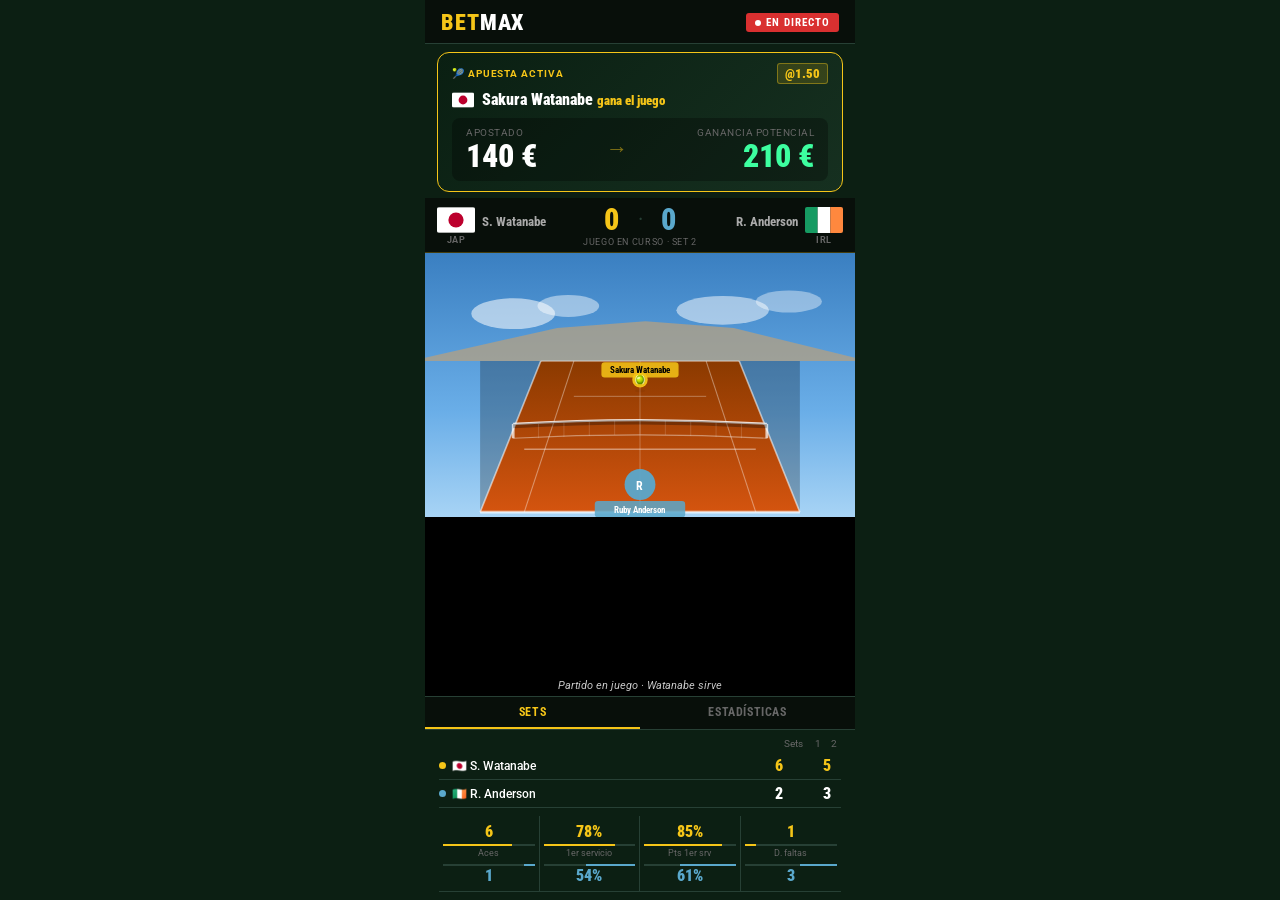
<file: sakura-vs-ruby-v9.html>
<!DOCTYPE html>
<html lang="es">
<head>
<meta charset="UTF-8">
<meta name="viewport" content="width=device-width, initial-scale=1.0, maximum-scale=1.0, user-scalable=no, viewport-fit=cover">
<meta name="apple-mobile-web-app-capable" content="yes">
<meta name="apple-mobile-web-app-status-bar-style" content="black-translucent">
<title>BETMAX · Sakura vs Ruby</title>
<style>
@import url('https://fonts.googleapis.com/css2?family=Roboto+Condensed:wght@400;700;900&family=Roboto:wght@300;400;500&display=swap');

:root {
  --green-dark:  #0c1f13;
  --green-surf:  #1a3828;
  --yellow:      #f5c518;
  --white:       #ffffff;
  --white-dim:   #aaaaaa;
  --grey:        #666;
  --border:      #274035;
  --red:         #d93030;
  --red-bright:  #ff2020;
  --blue:        #5aa8cc;
  --green-gain:  #3dffa0;
}

* { margin:0; padding:0; box-sizing:border-box; -webkit-tap-highlight-color:transparent; }

html { height:100%; height:-webkit-fill-available; }

body {
  min-height:100vh; min-height:-webkit-fill-available; min-height:100dvh;
  background:var(--green-dark); color:var(--white);
  font-family:'Roboto',sans-serif;
  max-width:430px; margin:0 auto;
  overflow:hidden; display:flex; flex-direction:column;
  padding-top: env(safe-area-inset-top,0px);
  padding-bottom: env(safe-area-inset-bottom,0px);
  padding-left: env(safe-area-inset-left,0px);
  padding-right: env(safe-area-inset-right,0px);
}

/* ── HEADER ── */
.app-header { background:#080f0a; padding:10px 16px 8px; display:flex; align-items:center; justify-content:space-between; border-bottom:1px solid var(--border); flex-shrink:0; }
.logo { font-family:'Roboto Condensed',sans-serif; font-weight:900; font-size:22px; color:var(--yellow); letter-spacing:0.04em; }
.logo span { color:var(--white); }
.live-pill { display:flex; align-items:center; gap:5px; background:var(--red); padding:3px 9px; border-radius:3px; font-family:'Roboto Condensed',sans-serif; font-size:11px; font-weight:700; letter-spacing:0.09em; }
.live-dot { width:6px;height:6px;background:#fff;border-radius:50%;animation:blink 1s infinite; }
@keyframes blink{0%,100%{opacity:1}50%{opacity:0.15}}

/* ── BET CARD ── */
.bet-card { margin:8px 12px 6px; background:linear-gradient(135deg,#0a1f12 0%,#163020 100%); border:1.5px solid var(--yellow); border-radius:12px; padding:10px 14px; flex-shrink:0; }
.bc-top { display:flex; align-items:center; justify-content:space-between; margin-bottom:7px; }
.bc-label { font-size:10px; color:var(--yellow); font-weight:700; letter-spacing:0.09em; text-transform:uppercase; }
.bc-odd-tag { background:rgba(245,197,24,0.15); border:1px solid rgba(245,197,24,0.4); border-radius:3px; padding:2px 7px; font-family:'Roboto Condensed',sans-serif; font-size:13px; font-weight:900; color:var(--yellow); }
.bc-pick { display:flex; align-items:center; gap:8px; margin-bottom:9px; }
.bc-pick-text { font-family:'Roboto Condensed',sans-serif; font-size:16px; font-weight:900; color:var(--white); line-height:1.1; }
.bc-pick-text span { color:var(--yellow); font-size:13px; }
.bc-amounts { display:flex; align-items:center; justify-content:space-between; background:rgba(0,0,0,0.3); border-radius:8px; padding:9px 14px; }
.bc-col { display:flex; flex-direction:column; gap:2px; }
.bc-col.right { align-items:flex-end; }
.bc-col-label { font-size:10px; color:var(--grey); letter-spacing:0.05em; text-transform:uppercase; }
.bc-col-value { font-family:'Roboto Condensed',sans-serif; font-size:32px; font-weight:900; line-height:1; }
.bc-col-value.stake { color:var(--white); }
.bc-col-value.gain  { color:var(--green-gain); }
.bc-arrow { font-size:22px; color:var(--yellow); opacity:0.5; padding:0 6px; }

/* ── MARCADOR ── */
.game-live-bar { background:#080f0a; border-bottom:1px solid rgba(245,197,24,0.25); padding:7px 12px 5px; display:flex; align-items:center; justify-content:space-between; flex-shrink:0; gap:8px; }
.glb-side { display:flex; align-items:center; gap:7px; flex:1; }
.glb-side.right { flex-direction:row-reverse; }
.glb-flag-wrap { display:flex; flex-direction:column; align-items:center; gap:2px; }
.glb-country { font-size:9px; color:var(--grey); letter-spacing:0.06em; text-transform:uppercase; font-weight:700; }
.glb-info { display:flex; flex-direction:column; }
.glb-info.right { align-items:flex-end; }
.glb-name { font-family:'Roboto Condensed',sans-serif; font-size:13px; font-weight:700; color:var(--white-dim); }
.glb-dot { width:6px; height:6px; border-radius:50%; margin-top:3px; opacity:0; transition:opacity 0.3s; }
.glb-dot.on { opacity:1; }
.glb-center { display:flex; flex-direction:column; align-items:center; gap:2px; flex-shrink:0; }
.glb-scores { display:flex; align-items:center; gap:6px; }
.glb-score { font-family:'Roboto Condensed',sans-serif; font-size:30px; font-weight:900; line-height:1; min-width:40px; text-align:center; }
.glb-score.s { color:var(--yellow); }
.glb-score.r { color:var(--blue); }
.glb-score.pop { animation:scorePop 0.28s ease; }
@keyframes scorePop{0%{transform:scale(1.4)}100%{transform:scale(1)}}
.glb-sep { font-family:'Roboto Condensed',sans-serif; font-size:22px; color:var(--border); }
.glb-sub { font-size:9px; color:var(--grey); letter-spacing:0.07em; text-transform:uppercase; }

/* ── MAPA 3D — ocupa el espacio restante ── */
.map-center { position:relative; flex:1; min-height:0; overflow:hidden; background:#000; }
#court-svg { width:100%; height:100%; display:block; }

/* Overlay paneles de puntuación (desde los lados) */
.map-score-overlay { position:absolute; inset:0; pointer-events:none; z-index:10; overflow:hidden; }
.map-panel-left {
  position:absolute; top:0; left:0; bottom:0; width:50%;
  background:linear-gradient(90deg, rgba(160,35,0,0.90) 0%, rgba(190,55,0,0.72) 100%);
  display:flex; flex-direction:column; align-items:center; justify-content:center; gap:5px;
  transform:translateX(-100%); transition:transform 0.30s cubic-bezier(0.22,1,0.36,1);
}
.map-panel-left.show { transform:translateX(0); }
.map-panel-right {
  position:absolute; top:0; right:0; bottom:0; width:50%;
  background:linear-gradient(270deg, rgba(50,25,150,0.90) 0%, rgba(70,45,170,0.72) 100%);
  display:flex; flex-direction:column; align-items:center; justify-content:center; gap:5px;
  transform:translateX(100%); transition:transform 0.30s cubic-bezier(0.22,1,0.36,1);
}
.map-panel-right.show { transform:translateX(0); }
.map-big-score { font-family:'Roboto Condensed',sans-serif; font-size:clamp(52px,13vw,72px); font-weight:900; color:var(--yellow); line-height:1; text-shadow:0 2px 16px rgba(0,0,0,0.9); }
.map-player-name { font-family:'Roboto Condensed',sans-serif; font-size:11px; font-weight:700; color:rgba(255,255,255,0.92); text-shadow:0 1px 6px rgba(0,0,0,0.95); text-align:center; padding:0 8px; }

/* Overlay PUNTO (al ganar un punto — estilo Bet365) */
.punto-overlay {
  position:absolute; inset:0; z-index:20; pointer-events:none;
  display:flex; flex-direction:column; align-items:center; justify-content:center;
  background:rgba(80,30,150,0.78);
  opacity:0; transition:opacity 0.2s;
}
.punto-overlay.show { opacity:1; }
.punto-word { font-family:'Roboto Condensed',sans-serif; font-size:clamp(42px,12vw,60px); font-weight:900; color:var(--yellow); letter-spacing:0.04em; text-shadow:0 4px 24px rgba(0,0,0,0.8); line-height:1; }
.punto-player { font-family:'Roboto Condensed',sans-serif; font-size:16px; font-weight:700; color:#fff; margin-top:6px; text-shadow:0 2px 8px rgba(0,0,0,0.7); }

.map-bottom-status { position:absolute; bottom:0; left:0; right:0; background:rgba(0,0,0,0.68); padding:4px 10px; text-align:center; font-size:11px; color:rgba(255,255,255,0.78); font-style:italic; z-index:10; }
.map-bottom-status.hl { color:var(--yellow); font-weight:700; font-style:normal; }

/* ── STATS ── */
.stats-bottom { flex-shrink:0; border-top:1px solid var(--border); }
.stats-tabs { display:flex; background:#080f0a; border-bottom:1px solid var(--border); }
.stats-tab { flex:1; padding:8px 0; font-family:'Roboto Condensed',sans-serif; font-size:12px; font-weight:700; letter-spacing:0.05em; text-transform:uppercase; color:var(--grey); background:none; border:none; border-bottom:2px solid transparent; cursor:pointer; transition:all 0.2s; }
.stats-tab.active { color:var(--yellow); border-bottom-color:var(--yellow); }
.stats-content { padding:8px 14px; }
.stat-sets-header { text-align:right; font-size:10px; color:var(--grey); margin-bottom:3px; padding-right:4px; }
.stat-player-row { display:flex; align-items:center; justify-content:space-between; padding:4px 0; border-bottom:1px solid var(--border); }
.stat-player-row:last-child { border-bottom:none; }
.stat-player-lbl { font-size:12px; font-weight:500; display:flex; align-items:center; gap:6px; }
.stat-player-lbl-dot { width:7px;height:7px;border-radius:50%;flex-shrink:0; }
.stat-set-val { font-family:'Roboto Condensed',sans-serif; font-size:16px; font-weight:900; min-width:28px; text-align:center; }
.stat-set-val.hl { color:var(--yellow); }
.stat-grid { display:grid; grid-template-columns:1fr 1fr 1fr 1fr; gap:0; margin-top:8px; }
.stat-cell { text-align:center; padding:6px 4px; border-right:1px solid var(--border); border-bottom:1px solid var(--border); }
.stat-cell:last-child { border-right:none; }
.stat-cell-val { font-family:'Roboto Condensed',sans-serif; font-size:16px; font-weight:900; color:var(--yellow); }
.stat-cell-val.r { color:var(--blue); }
.stat-cell-lbl { font-size:9px; color:var(--grey); margin-top:2px; }
.stat-bar-row { display:flex; height:2px; background:var(--border); margin-top:3px; }
.stat-bar-s { height:100%; background:var(--yellow); }
.stat-bar-r { height:100%; background:var(--blue); margin-left:auto; }

/* ── RESULTADO ── */
.result-overlay { display:none; position:fixed; inset:0; background:rgba(0,0,0,0.95); z-index:500; flex-direction:column; align-items:center; justify-content:center; max-width:430px; margin:0 auto; padding:env(safe-area-inset-top,0) env(safe-area-inset-right,0) env(safe-area-inset-bottom,0) env(safe-area-inset-left,0); }
.result-overlay.active { display:flex; }
.result-inner { text-align:center; padding:30px 24px; }
.result-badge { display:inline-block; background:var(--red); color:#fff; font-family:'Roboto Condensed',sans-serif; font-size:11px; font-weight:700; letter-spacing:0.12em; padding:4px 12px; border-radius:3px; margin-bottom:20px; }
.result-flag { font-size:42px; display:block; margin-bottom:8px; }
.result-winner { font-family:'Roboto Condensed',sans-serif; font-size:20px; font-weight:900; color:var(--blue); margin-bottom:4px; }
.result-sub { font-size:12px; color:var(--grey); margin-bottom:30px; }
.result-amount { font-family:'Roboto Condensed',sans-serif; font-size:86px; font-weight:900; color:var(--red-bright); line-height:1; animation:shake 0.6s ease 0.15s both; }
@keyframes shake{0%,100%{transform:translateX(0)}15%{transform:translateX(-12px)}30%{transform:translateX(12px)}45%{transform:translateX(-8px)}60%{transform:translateX(8px)}80%{transform:translateX(-4px)}}
.result-lbl { font-size:13px; color:var(--red); margin-top:10px; }
.result-btn { margin-top:34px; padding:13px 36px; background:var(--green-surf); border:1px solid var(--border); border-radius:6px; color:var(--white-dim); font-family:'Roboto Condensed',sans-serif; font-size:14px; font-weight:700; letter-spacing:0.05em; cursor:pointer; }
</style>
</head>
<body>

<!-- HEADER -->
<div class="app-header">
  <div class="logo">BET<span>MAX</span></div>
  <div class="live-pill"><span class="live-dot"></span>EN DIRECTO</div>
</div>

<!-- BET CARD -->
<div class="bet-card">
  <div class="bc-top">
    <div class="bc-label">🎾 Apuesta activa</div>
    <div class="bc-odd-tag">@1.50</div>
  </div>
  <div class="bc-pick">
    <svg width="22" height="16" viewBox="0 0 900 600" xmlns="http://www.w3.org/2000/svg" style="border-radius:2px;flex-shrink:0"><rect fill="#fff" width="900" height="600"/><circle fill="#bc002d" cx="450" cy="300" r="180"/></svg>
    <div class="bc-pick-text">Sakura Watanabe <span>gana el juego</span></div>
  </div>
  <div class="bc-amounts">
    <div class="bc-col">
      <div class="bc-col-label">Apostado</div>
      <div class="bc-col-value stake">140 €</div>
    </div>
    <div class="bc-arrow">→</div>
    <div class="bc-col right">
      <div class="bc-col-label">Ganancia potencial</div>
      <div class="bc-col-value gain">210 €</div>
    </div>
  </div>
</div>

<!-- MARCADOR con banderas SVG -->
<div class="game-live-bar">
  <div class="glb-side">
    <div class="glb-flag-wrap">
      <svg width="38" height="26" viewBox="0 0 900 600" xmlns="http://www.w3.org/2000/svg" style="border-radius:2px;display:block;flex-shrink:0"><rect fill="#fff" width="900" height="600"/><circle fill="#bc002d" cx="450" cy="300" r="180"/></svg>
      <div class="glb-country">JAP</div>
    </div>
    <div class="glb-info">
      <div class="glb-name">S. Watanabe</div>
      <div class="glb-dot" id="dot-s" style="background:var(--yellow)"></div>
    </div>
  </div>
  <div class="glb-center">
    <div class="glb-scores">
      <div class="glb-score s" id="glb-s">0</div>
      <div class="glb-sep">·</div>
      <div class="glb-score r" id="glb-r">0</div>
    </div>
    <div class="glb-sub">Juego en curso · Set 2</div>
  </div>
  <div class="glb-side right">
    <div class="glb-flag-wrap">
      <svg width="38" height="26" viewBox="0 0 3 2" preserveAspectRatio="none" xmlns="http://www.w3.org/2000/svg" style="border-radius:2px;display:block;flex-shrink:0"><rect fill="#169b62" x="0" y="0" width="1" height="2"/><rect fill="#ffffff" x="1" y="0" width="1" height="2"/><rect fill="#ff883e" x="2" y="0" width="1" height="2"/></svg>
      <div class="glb-country">IRL</div>
    </div>
    <div class="glb-info right">
      <div class="glb-name">R. Anderson</div>
      <div class="glb-dot" id="dot-r" style="background:var(--blue)"></div>
    </div>
  </div>
</div>

<!-- MAPA 3D — perspectiva tipo Bet365 -->
<div class="map-center">
  <svg id="court-svg" viewBox="0 0 390 240" preserveAspectRatio="xMidYMid meet" xmlns="http://www.w3.org/2000/svg">
    <defs>
      <!-- Gradiente de fondo pista -->
      <linearGradient id="courtGrad" x1="0" y1="0" x2="0" y2="1">
        <stop offset="0%" stop-color="#8b3a00"/>
        <stop offset="100%" stop-color="#d4540f"/>
      </linearGradient>
      <!-- Gradiente cielo de día -->
      <linearGradient id="skyGrad" x1="0" y1="0" x2="0" y2="1">
        <stop offset="0%" stop-color="#3a7fc1"/>
        <stop offset="60%" stop-color="#6aaee8"/>
        <stop offset="100%" stop-color="#a8d4f5"/>
      </linearGradient>
      <!-- Pelota: gradiente radial verde-amarillo -->
      <radialGradient id="ballGrad" cx="36%" cy="28%" r="62%">
        <stop offset="0%" stop-color="#e8ff30"/>
        <stop offset="50%" stop-color="#c2e800"/>
        <stop offset="100%" stop-color="#7aaa00"/>
      </radialGradient>
      <radialGradient id="ballShadeGrad" cx="50%" cy="50%" r="50%">
        <stop offset="55%" stop-color="rgba(0,0,0,0)"/>
        <stop offset="100%" stop-color="rgba(0,50,0,0.32)"/>
      </radialGradient>
      <!-- Filtro glow pelota -->
      <filter id="ballGlow" x="-120%" y="-120%" width="340%" height="340%">
        <feGaussianBlur stdDeviation="2" result="blur"/>
        <feMerge><feMergeNode in="blur"/><feMergeNode in="SourceGraphic"/></feMerge>
      </filter>
      <!-- Clip para costuras -->
      <clipPath id="seamClip">
        <circle id="seamClipCirc" cx="0" cy="0" r="9"/>
      </clipPath>
    </defs>

    <!-- FONDO CIELO + TRIBUNAS -->
    <rect x="0" y="0" width="390" height="240" fill="url(#skyGrad)"/>
    <!-- Nubes suaves -->
    <ellipse cx="80"  cy="55" rx="38" ry="14" fill="rgba(255,255,255,0.55)"/>
    <ellipse cx="130" cy="48" rx="28" ry="10" fill="rgba(255,255,255,0.45)"/>
    <ellipse cx="270" cy="52" rx="42" ry="13" fill="rgba(255,255,255,0.50)"/>
    <ellipse cx="330" cy="44" rx="30" ry="10" fill="rgba(255,255,255,0.40)"/>
    <!-- Silueta tribunas de día -->
    <polygon points="0,95 120,68 200,62 280,68 390,95 390,98 0,98" fill="rgba(180,160,130,0.75)"/>

    <!-- ═══ PISTA EN PERSPECTIVA ═══
         Vista desde detrás del jugador S (Sakura, fondo izq)
         Punto de fuga arriba-centro
         Las líneas convergen desde abajo hacia la red al fondo
         Sakura (S) = fondo (arriba), pequeña
         Ruby   (R) = primer plano (abajo), grande
    -->
    <!-- Superficie principal de la pista -->
    <polygon id="courtSurface"
      points="50,235 340,235 285,98 105,98"
      fill="url(#courtGrad)"/>

    <!-- Sombras laterales (profundidad) -->
    <polygon points="50,235 105,98 50,98" fill="rgba(0,0,0,0.25)"/>
    <polygon points="340,235 285,98 340,98" fill="rgba(0,0,0,0.25)"/>

    <!-- Líneas de fondo (abajo = primer plano, Ruby) -->
    <line x1="50"  y1="235" x2="340" y2="235" stroke="rgba(255,255,255,0.65)" stroke-width="2.5"/>
    <!-- Líneas de fondo (arriba = fondo, Sakura) — más finas por perspectiva -->
    <line x1="105" y1="98"  x2="285" y2="98"  stroke="rgba(255,255,255,0.50)" stroke-width="1.2"/>
    <!-- Líneas laterales -->
    <line x1="50"  y1="235" x2="105" y2="98"  stroke="rgba(255,255,255,0.55)" stroke-width="1.5"/>
    <line x1="340" y1="235" x2="285" y2="98"  stroke="rgba(255,255,255,0.55)" stroke-width="1.5"/>

    <!-- Líneas de servicio laterales (perspectiva) -->
    <!-- Linea lateral de singles izq -->
    <line x1="90"  y1="235" x2="135" y2="98"  stroke="rgba(255,255,255,0.38)" stroke-width="1"/>
    <!-- Linea lateral de singles der -->
    <line x1="300" y1="235" x2="255" y2="98"  stroke="rgba(255,255,255,0.38)" stroke-width="1"/>

    <!-- Línea de servicio (en perspectiva, horizontal a media distancia) -->
    <line x1="90" y1="178" x2="300" y2="178" stroke="rgba(255,255,255,0.42)" stroke-width="1.2"/>
    <!-- Línea de servicio fondo -->
    <line x1="135" y1="130" x2="255" y2="130" stroke="rgba(255,255,255,0.32)" stroke-width="0.9"/>

    <!-- Centro de pista vertical (T) -->
    <line x1="195" y1="235" x2="195" y2="98"  stroke="rgba(255,255,255,0.30)" stroke-width="0.8"/>

    <!-- RED — elemento central en perspectiva -->
    <!-- Poste izquierdo -->
    <line x1="80" y1="155" x2="80" y2="168"  stroke="rgba(255,255,255,0.7)" stroke-width="2.5"/>
    <!-- Poste derecho -->
    <line x1="310" y1="155" x2="310" y2="168" stroke="rgba(255,255,255,0.7)" stroke-width="2.5"/>
    <!-- Cuerpo de la red (perspectiva: más alta en los extremos, ligeramente curva en el centro) -->
    <!-- Línea superior de la red -->
    <path d="M 80,155 Q 195,148 310,155" fill="none" stroke="rgba(255,255,255,0.82)" stroke-width="2"/>
    <!-- Sombra/grosor red -->
    <path d="M 80,157 Q 195,150 310,157" fill="none" stroke="rgba(0,0,0,0.30)" stroke-width="4"/>
    <!-- Línea inferior de la red -->
    <path d="M 80,168 Q 195,162 310,168" fill="none" stroke="rgba(255,255,255,0.40)" stroke-width="1"/>
    <!-- Malla de la red (líneas verticales finas) -->
    <line x1="103" y1="155" x2="103" y2="168" stroke="rgba(255,255,255,0.18)" stroke-width="0.8"/>
    <line x1="126" y1="154" x2="126" y2="167" stroke="rgba(255,255,255,0.18)" stroke-width="0.8"/>
    <line x1="149" y1="153" x2="149" y2="166" stroke="rgba(255,255,255,0.18)" stroke-width="0.8"/>
    <line x1="172" y1="152" x2="172" y2="165" stroke="rgba(255,255,255,0.18)" stroke-width="0.8"/>
    <line x1="195" y1="151" x2="195" y2="164" stroke="rgba(255,255,255,0.18)" stroke-width="0.8"/>
    <line x1="218" y1="152" x2="218" y2="165" stroke="rgba(255,255,255,0.18)" stroke-width="0.8"/>
    <line x1="241" y1="153" x2="241" y2="166" stroke="rgba(255,255,255,0.18)" stroke-width="0.8"/>
    <line x1="264" y1="154" x2="264" y2="167" stroke="rgba(255,255,255,0.18)" stroke-width="0.8"/>
    <line x1="287" y1="155" x2="287" y2="168" stroke="rgba(255,255,255,0.18)" stroke-width="0.8"/>

    <!-- TRAIL DE LA PELOTA -->
    <path id="trail" d="" fill="none" stroke="rgba(210,230,0,0.55)" stroke-width="2.5" stroke-linecap="round"/>

    <!-- JUGADORA S (Sakura) — al fondo, pequeña — su posición Y fija ~115 -->
    <g id="player-s-grp">
      <circle id="ps" cx="195" cy="115" r="7" fill="#f5c518" opacity="0.95"/>
      <text id="pst" x="195" y="119" text-anchor="middle" fill="#000" font-family="'Roboto Condensed',sans-serif" font-size="7" font-weight="bold">S</text>
      <!-- Label Sakura -->
      <rect id="ps-lbl-bg" x="160" y="104" width="70" height="14" rx="3" fill="rgba(245,197,24,0.85)"/>
      <text id="ps-lbl" x="195" y="114" text-anchor="middle" fill="#000" font-family="'Roboto Condensed',sans-serif" font-size="8" font-weight="bold">Sakura Watanabe</text>
    </g>

    <!-- JUGADORA R (Ruby) — primer plano, grande — Y fija ~210 -->
    <g id="player-r-grp">
      <circle id="pr" cx="195" cy="215" r="14" fill="#5aa8cc" opacity="0.95"/>
      <text id="prt" x="195" y="220" text-anchor="middle" fill="#fff" font-family="'Roboto Condensed',sans-serif" font-size="11" font-weight="bold">R</text>
      <!-- Label Ruby -->
      <rect id="pr-lbl-bg" x="154" y="230" width="82" height="15" rx="3" fill="rgba(90,168,204,0.85)"/>
      <text id="pr-lbl" x="195" y="241" text-anchor="middle" fill="#fff" font-family="'Roboto Condensed',sans-serif" font-size="8.5" font-weight="bold">Ruby Anderson</text>
    </g>

    <!-- PELOTA (grupo, centrado en 0,0, se mueve con transform) -->
    <g id="ball-group" transform="translate(195,115)">
      <!-- Sombra en la pista -->
      <ellipse id="ball-shadow" cx="0" cy="0" rx="8" ry="2.5" fill="rgba(0,0,0,0.32)" transform="translate(0,12)"/>
      <!-- Cuerpo -->
      <circle id="ball-body" cx="0" cy="0" r="7" fill="url(#ballGrad)" filter="url(#ballGlow)"/>
      <circle cx="0" cy="0" r="7" fill="url(#ballShadeGrad)"/>
      <!-- Costuras -->
      <path id="sl" d="M-4.7,-6.8 C-8,-3, -8,3, -4.7,6.8" fill="none" stroke="rgba(255,255,255,0.78)" stroke-width="1.4" stroke-linecap="round"/>
      <path id="sr" d="M4.7,-6.8 C8,-3, 8,3, 4.7,6.8" fill="none" stroke="rgba(255,255,255,0.78)" stroke-width="1.4" stroke-linecap="round"/>
      <!-- Brillo -->
      <ellipse cx="-2.5" cy="-3" rx="2.8" ry="1.7" fill="rgba(255,255,255,0.50)" transform="rotate(-18,-2.5,-3)"/>
    </g>
  </svg>

  <!-- Paneles de puntuación -->
  <div class="map-score-overlay" id="score-overlay">
    <div class="map-panel-left" id="panel-s">
      <div class="map-big-score" id="big-s">0</div>
      <div class="map-player-name">Sakura Watanabe</div>
    </div>
    <div class="map-panel-right" id="panel-r">
      <div class="map-big-score" id="big-r">0</div>
      <div class="map-player-name">Ruby Anderson</div>
    </div>
  </div>

  <!-- Overlay PUNTO (estilo Bet365) -->
  <div class="punto-overlay" id="punto-overlay">
    <div class="punto-word">PUNTO</div>
    <div class="punto-player" id="punto-player-name"></div>
  </div>

  <div class="map-bottom-status" id="map-status">Partido en juego · Watanabe sirve</div>
</div>

<!-- STATS -->
<div class="stats-bottom">
  <div class="stats-tabs">
    <button class="stats-tab active" onclick="switchTab(this,'sets')">Sets</button>
    <button class="stats-tab" onclick="switchTab(this,'stats')">Estadísticas</button>
  </div>
  <div id="tab-sets" class="stats-content">
    <div class="stat-sets-header">Sets &nbsp;&nbsp;&nbsp;&nbsp; 1 &nbsp;&nbsp;&nbsp; 2</div>
    <div class="stat-player-row">
      <div class="stat-player-lbl"><div class="stat-player-lbl-dot" style="background:var(--yellow)"></div>🇯🇵 S. Watanabe</div>
      <div style="display:flex;gap:20px;"><div class="stat-set-val hl">6</div><div class="stat-set-val hl">5</div></div>
    </div>
    <div class="stat-player-row">
      <div class="stat-player-lbl"><div class="stat-player-lbl-dot" style="background:var(--blue)"></div>🇮🇪 R. Anderson</div>
      <div style="display:flex;gap:20px;"><div class="stat-set-val">2</div><div class="stat-set-val">3</div></div>
    </div>
    <div class="stat-grid" style="margin-top:8px;">
      <div class="stat-cell"><div class="stat-cell-val">6</div><div class="stat-bar-row"><div class="stat-bar-s" style="width:75%"></div></div><div class="stat-cell-lbl">Aces</div><div style="height:3px"></div><div class="stat-bar-row"><div class="stat-bar-r" style="width:12%"></div></div><div class="stat-cell-val r">1</div></div>
      <div class="stat-cell"><div class="stat-cell-val">78%</div><div class="stat-bar-row"><div class="stat-bar-s" style="width:78%"></div></div><div class="stat-cell-lbl">1er servicio</div><div style="height:3px"></div><div class="stat-bar-row"><div class="stat-bar-r" style="width:54%"></div></div><div class="stat-cell-val r">54%</div></div>
      <div class="stat-cell"><div class="stat-cell-val">85%</div><div class="stat-bar-row"><div class="stat-bar-s" style="width:85%"></div></div><div class="stat-cell-lbl">Pts 1er srv</div><div style="height:3px"></div><div class="stat-bar-row"><div class="stat-bar-r" style="width:61%"></div></div><div class="stat-cell-val r">61%</div></div>
      <div class="stat-cell"><div class="stat-cell-val">1</div><div class="stat-bar-row"><div class="stat-bar-s" style="width:12%"></div></div><div class="stat-cell-lbl">D. faltas</div><div style="height:3px"></div><div class="stat-bar-row"><div class="stat-bar-r" style="width:40%"></div></div><div class="stat-cell-val r">3</div></div>
    </div>
  </div>
  <div id="tab-stats" class="stats-content" style="display:none">
    <div class="stat-player-row"><div style="font-size:11px;color:var(--grey);flex:1">Puntos ganados (set 2)</div><span style="font-family:'Roboto Condensed',sans-serif;font-size:15px;font-weight:900;color:var(--yellow)">24</span><span style="width:12px"></span><span style="font-family:'Roboto Condensed',sans-serif;font-size:15px;font-weight:900;color:var(--blue)">18</span></div>
    <div class="stat-player-row"><div style="font-size:11px;color:var(--grey);flex:1">Break points</div><span style="font-family:'Roboto Condensed',sans-serif;font-size:15px;font-weight:900;color:var(--yellow)">2/3</span><span style="width:12px"></span><span style="font-family:'Roboto Condensed',sans-serif;font-size:15px;font-weight:900;color:var(--blue)">0/2</span></div>
    <div class="stat-player-row"><div style="font-size:11px;color:var(--grey);flex:1">Vel. máx. saque</div><span style="font-family:'Roboto Condensed',sans-serif;font-size:15px;font-weight:900;color:var(--yellow)">192 km/h</span><span style="width:12px"></span><span style="font-family:'Roboto Condensed',sans-serif;font-size:15px;font-weight:900;color:var(--blue)">178 km/h</span></div>
    <div class="stat-player-row"><div style="font-size:11px;color:var(--grey);flex:1">Errores no forzados</div><span style="font-family:'Roboto Condensed',sans-serif;font-size:15px;font-weight:900;color:var(--yellow)">8</span><span style="width:12px"></span><span style="font-family:'Roboto Condensed',sans-serif;font-size:15px;font-weight:900;color:var(--blue)">14</span></div>
    <div class="stat-player-row"><div style="font-size:11px;color:var(--grey);flex:1">Winners</div><span style="font-family:'Roboto Condensed',sans-serif;font-size:15px;font-weight:900;color:var(--yellow)">16</span><span style="width:12px"></span><span style="font-family:'Roboto Condensed',sans-serif;font-size:15px;font-weight:900;color:var(--blue)">9</span></div>
  </div>
</div>

<!-- RESULTADO -->
<div class="result-overlay" id="result-overlay">
  <div class="result-inner">
    <div class="result-badge">APUESTA PERDIDA</div>
    <span class="result-flag">🇮🇪</span>
    <div class="result-winner">R. Anderson gana el juego</div>
    <div class="result-sub">40 · AD → Punto final · Anderson</div>
    <div class="result-amount">-140 €</div>
    <div class="result-lbl">Saldo descontado de tu cuenta</div>
    <button class="result-btn" onclick="document.getElementById('result-overlay').classList.remove('active')">Cerrar</button>
  </div>
</div>

<script>
/*
  SISTEMA DE COORDENADAS — PERSPECTIVA 3D
  ========================================
  La pista en perspectiva va de Y=98 (fondo, Sakura) a Y=235 (primer plano, Ruby)
  X va de ~50 (izq, primer plano) a ~340 (der, primer plano)

  Sakura (S) está al FONDO:
    posición base: x=195, y=115 (zona fondo, pequeña en pantalla)
  Ruby (R) está en PRIMER PLANO:
    posición base: x=195, y=210 (zona delantera, grande en pantalla)

  La pelota viaja entre S y R:
    - Cuando S golpea: parte de y≈115 hacia y≈210 (hacia la cámara = crece)
    - Cuando R golpea: parte de y≈210 hacia y≈115 (alejándose = se encoge)

  La trayectoria en perspectiva hace que la pelota suba visualmente al ir al fondo
  y baje al venir hacia la cámara, igual que en Bet365.

  IMPORTANTE: la pelota escala según Y — más pequeña al fondo, más grande al frente.
*/

// Posiciones base en perspectiva
const S_BASE = { x: 195, y: 115 }; // Sakura al fondo
const R_BASE = { x: 195, y: 210 }; // Ruby al frente
const NET_Y  = 160;                  // Y de la red

// Límites de movimiento horizontal (se estrechan al fondo por perspectiva)
function xBoundsAtY(y) {
  // Interpola entre ancho fondo (x 135..255) y primer plano (x 60..330)
  const t = (y - 98) / (235 - 98); // 0=fondo, 1=frente
  const xMin = 135 - t * 75; // 135 fondo → 60 frente
  const xMax = 255 + t * 75; // 255 fondo → 330 frente
  return { xMin, xMax };
}

// Escala de la pelota según Y (perspectiva)
function ballScale(y) {
  const t = (y - 98) / (235 - 98); // 0=fondo, 1=frente
  return 0.45 + t * 0.85; // 0.45 al fondo, 1.30 al frente
}

// Elemento SVG de la pelota
const ballGrp    = document.getElementById('ball-group');
const ballBody   = document.getElementById('ball-body');
const ballShadow = document.getElementById('ball-shadow');
const trailEl    = document.getElementById('trail');
const psEl       = document.getElementById('ps');
const pstEl      = document.getElementById('pst');
const prEl       = document.getElementById('pr');
const prtEl      = document.getElementById('prt');
// Label elements
const psLblBg  = document.getElementById('ps-lbl-bg');
const psLbl    = document.getElementById('ps-lbl');
const prLblBg  = document.getElementById('pr-lbl-bg');
const prLbl    = document.getElementById('pr-lbl');

// Mueve y escala la pelota a la posición (cx, cy) en perspectiva
function placeBall(cx, cy) {
  const s = ballScale(cy);
  ballGrp.setAttribute('transform', `translate(${cx},${cy}) scale(${s})`);
  // Sombra en la pista (ligeramente debajo)
  const shY = (cy - S_BASE.y) / (R_BASE.y - S_BASE.y); // 0..1
  const shadowOpa = 0.15 + 0.30 * shY;
  ballShadow.setAttribute('transform', `translate(0,${10/s})`);
  ballShadow.setAttribute('opacity', shadowOpa);
}

// Mueve jugador
function placePlayer(side, x, y) {
  if (side === 's') {
    // Sakura al fondo — radio pequeño fijo
    psEl.setAttribute('cx', x);  psEl.setAttribute('cy', y);
    pstEl.setAttribute('x', x);  pstEl.setAttribute('y', y + 4);
    psLblBg.setAttribute('x', x - 35); psLblBg.setAttribute('y', y - 16);
    psLbl.setAttribute('x', x);   psLbl.setAttribute('y', y - 6);
  } else {
    // Ruby al frente — radio grande fijo
    prEl.setAttribute('cx', x);  prEl.setAttribute('cy', y);
    prtEl.setAttribute('x', x);  prtEl.setAttribute('y', y + 5);
    prLblBg.setAttribute('x', x - 41); prLblBg.setAttribute('y', y + 15);
    prLbl.setAttribute('x', x);  prLbl.setAttribute('y', y + 26);
  }
}

function movePlayer(side, tx, ty, dur) {
  const el  = side === 's' ? psEl : prEl;
  const txt = side === 's' ? pstEl : prtEl;
  const sx  = parseFloat(el.getAttribute('cx'));
  const sy  = parseFloat(el.getAttribute('cy'));
  const steps = 16; let i = 0;
  const iv = setInterval(() => {
    i++;
    const t  = i / steps;
    const et = 1 - Math.pow(1-t, 2); // ease-out
    placePlayer(side, sx + (tx-sx)*et, sy + (ty-sy)*et);
    if (i >= steps) clearInterval(iv);
  }, dur / steps);
}

// ─── ANIMACIÓN DE TIRO EN PERSPECTIVA ───────────────────
// La bola viaja de (x1,y1) a (x2,y2) en coordenadas perspectiva
// En perspectiva, la bola sube visualmente al ir al fondo (Y decreciente)
// y baja al venir al frente (Y creciente)
// Añadimos altura extra (en Y negativo) en el punto medio para simular el arco
function animShot(x1, y1, x2, y2, dur, cb) {
  const steps = 60;
  let i = 0;

  // El punto de control es a media distancia en Y, con altura visual proporcional
  const midY  = (y1 + y2) / 2;
  const midX  = (x1 + x2) / 2;
  // El arco sube visualmente (Y negativo) — cuanto más largo el tiro, más alto
  const dist  = Math.abs(y2 - y1);
  const arcH  = 18 + dist * 0.28 + Math.random() * 8;
  const cpX   = midX + (Math.random() - 0.5) * 20; // pequeña variación horizontal
  const cpY   = midY - arcH;                          // sube visualmente

  // Trail: ruta bezier
  trailEl.setAttribute('d', `M${x1},${y1} Q${cpX},${cpY} ${x2},${y2}`);
  placeBall(x1, y1);

  const iv = setInterval(() => {
    i++;
    const t  = i / steps;
    // ease-in-out suave
    const e  = t < 0.5 ? 2*t*t : 1 - Math.pow(-2*t+2,2)/2;
    const bx = (1-e)*(1-e)*x1 + 2*(1-e)*e*cpX + e*e*x2;
    const by = (1-e)*(1-e)*y1 + 2*(1-e)*e*cpY + e*e*y2;
    placeBall(bx, by);
    if (i >= steps) {
      placeBall(x2, y2);
      trailEl.setAttribute('d', ''); // borra trail al llegar
      clearInterval(iv);
      cb && cb();
    }
  }, dur / steps);
}

// ─── SECUENCIA DE UN PUNTO ───────────────────────────────
// shot: { from:'s'|'r', xFrom, xTo, dur }
// S está en y≈115, R está en y≈210
function runPoint(shots, onEnd) {
  let si = 0;
  const first = shots[0];
  const startPos = first.from === 's'
    ? { x: first.xFrom ?? S_BASE.x, y: S_BASE.y }
    : { x: first.xFrom ?? R_BASE.x, y: R_BASE.y };
  placeBall(startPos.x, startPos.y);

  function next() {
    if (si >= shots.length) { onEnd(); return; }
    const sh = shots[si];
    const fromY = sh.from === 's' ? S_BASE.y : R_BASE.y;
    const toY   = sh.from === 's' ? R_BASE.y : S_BASE.y;
    const toSide= sh.from === 's' ? 'r' : 's';
    const fromX = sh.xFrom ?? (sh.from === 's' ? S_BASE.x : R_BASE.x);
    const toX   = sh.xTo   ?? (sh.from === 's' ? R_BASE.x : S_BASE.x);

    placePlayer(sh.from, fromX, fromY);
    movePlayer(toSide, toX, toY, sh.dur * 0.72);

    animShot(fromX, fromY, toX, toY, sh.dur, () => {
      placePlayer(toSide, toX, toY);
      si++;
      setTimeout(next, si >= shots.length ? 250 : 100);
    });
  }
  next();
}

// ─── PUNTOS (xFrom y xTo definen posición horizontal) ───
// Variaciones naturales de X para cada golpe
const pt1 = { score:{s:'15',r:'0'}, winner:'s',
  shots:[{ from:'s', xFrom:185, xTo:200, dur:480 }] };

const pt2 = { score:{s:'30',r:'0'}, winner:'s', shots:[
  { from:'s', xFrom:175, xTo:220, dur:560 },
  { from:'r', xFrom:220, xTo:155, dur:520 },
  { from:'s', xFrom:155, xTo:240, dur:600 }
]};

const pt3 = { score:{s:'30',r:'15'}, winner:'r', shots:[
  { from:'s', xFrom:190, xTo:175, dur:540 },
  { from:'r', xFrom:175, xTo:210, dur:510 },
  { from:'s', xFrom:210, xTo:165, dur:580 },
  { from:'r', xFrom:165, xTo:195, dur:650 }
]};

const pt4 = { score:{s:'30',r:'30'}, winner:'r', shots:[
  { from:'s', xFrom:195, xTo:205, dur:530 },
  { from:'r', xFrom:205, xTo:180, dur:500 },
  { from:'s', xFrom:180, xTo:225, dur:560 },
  { from:'r', xFrom:225, xTo:160, dur:540 },
  { from:'s', xFrom:160, xTo:245, dur:620 }
]};

const pt5 = { score:{s:'30',r:'40'}, winner:'r',
  shots:[{ from:'r', xFrom:200, xTo:190, dur:440 }] };

const pt6 = { score:{s:'40',r:'40'}, winner:'s', shots:[
  { from:'r', xFrom:195, xTo:280, dur:420 },  // doble falta wide
  { from:'r', xFrom:195, xTo:105, dur:410 }   // doble falta net (fuera)
]};

const pt7_shots = [
  { from:'s', xFrom:185, xTo:215, dur:620 },
  { from:'r', xFrom:215, xTo:165, dur:580 },
  { from:'s', xFrom:165, xTo:235, dur:650 },
  { from:'r', xFrom:235, xTo:175, dur:600 },
  { from:'s', xFrom:175, xTo:245, dur:680 }
];

const pt8_shots = [
  { from:'s', xFrom:185, xTo:200, dur:600 },
  { from:'r', xFrom:200, xTo:175, dur:570 },
  { from:'s', xFrom:175, xTo:220, dur:640 },
  { from:'r', xFrom:220, xTo:185, dur:610 },
  { from:'s', xFrom:185, xTo:160, dur:660 },
  { from:'r', xFrom:160, xTo:210, dur:590 },
  { from:'s', xFrom:210, xTo:195, dur:650 },
  { from:'r', xFrom:195, xTo:200, dur:820 },
  { from:'s', xFrom:200, xTo:180, dur:1100 }
];

const ALL_POINTS = [pt1, pt2, pt3, pt4, pt5, pt6];

// ─── FLUJO ───────────────────────────────────────────────
let ptIdx = 0, mapSeqStarted = false, hideScoreTimer = null, puntoTimer = null;

function startSequence() {
  if (ptIdx >= ALL_POINTS.length) return;
  const pt = ALL_POINTS[ptIdx]; ptIdx++;
  setStatus(ptIdx === 1 ? 'Watanabe sirve · Juego en curso' : 'Intercambio en curso…');
  runPoint(pt.shots, () => {
    updateScore(pt.score.s, pt.score.r, pt.winner);
    if (ptIdx < ALL_POINTS.length) {
      setTimeout(startSequence, 10000);
    } else {
      setTimeout(() => { if (!mapSeqStarted) { mapSeqStarted = true; runMapSeq(); } }, 2000);
    }
  });
}

function updateScore(s, r, winner) {
  popScore('glb-s', s); popScore('glb-r', r);
  document.getElementById('dot-s').classList.toggle('on', winner === 's');
  document.getElementById('dot-r').classList.toggle('on', winner === 'r');
  showBigScores(s, r);
  // Overlay PUNTO estilo Bet365
  const name = winner === 's' ? 'Sakura Watanabe' : 'Ruby Anderson';
  showPunto(name);
}

function showPunto(name) {
  const ov = document.getElementById('punto-overlay');
  document.getElementById('punto-player-name').textContent = name;
  ov.classList.add('show');
  if (puntoTimer) clearTimeout(puntoTimer);
  puntoTimer = setTimeout(() => ov.classList.remove('show'), 2200);
}

function popScore(id, val) {
  const el = document.getElementById(id);
  el.textContent = val;
  el.classList.remove('pop');
  void el.offsetWidth;
  el.classList.add('pop');
}

function showBigScores(s, r) {
  document.getElementById('big-s').textContent = s;
  document.getElementById('big-r').textContent = r;
  const ps = document.getElementById('panel-s');
  const pr = document.getElementById('panel-r');
  ps.classList.add('show'); pr.classList.add('show');
  if (hideScoreTimer) clearTimeout(hideScoreTimer);
  hideScoreTimer = setTimeout(() => {
    ps.classList.remove('show'); pr.classList.remove('show');
  }, 2600);
}

function setStatus(txt, hl = false) {
  const el = document.getElementById('map-status');
  el.textContent = txt;
  el.className = 'map-bottom-status' + (hl ? ' hl' : '');
}

function setGameLive(s, r) { popScore('glb-s', s); popScore('glb-r', r); showBigScores(s, r); }

function runMapSeq() {
  setStatus('Watanabe sirve · Intercambio en curso…');
  runPoint(pt7_shots, () => {
    setGameLive('40', 'AD');
    document.getElementById('dot-r').classList.add('on');
    document.getElementById('dot-s').classList.remove('on');
    showPunto('Ruby Anderson');
    setStatus('🎾 ADVANTAGE ANDERSON', true);
    setTimeout(() => {
      setStatus('Punto de juego Anderson · Watanabe sirve…');
      setTimeout(() => {
        setStatus('Rally decisivo…');
        runPoint(pt8_shots, () => {
          setGameLive('JUEGO', 'RUBY');
          showPunto('Ruby Anderson');
          setStatus('🎾 ANDERSON GANA EL JUEGO', true);
          setTimeout(() => { document.getElementById('result-overlay').classList.add('active'); }, 2600);
        });
      }, 2200);
    }, 1900);
  });
}

function switchTab(btn, tab) {
  document.querySelectorAll('.stats-tab').forEach(b => b.classList.remove('active'));
  btn.classList.add('active');
  document.getElementById('tab-sets').style.display  = tab === 'sets'  ? 'block' : 'none';
  document.getElementById('tab-stats').style.display = tab === 'stats' ? 'block' : 'none';
}

// Init
window.addEventListener('DOMContentLoaded', () => {
  placePlayer('s', S_BASE.x, S_BASE.y);
  placePlayer('r', R_BASE.x, R_BASE.y);
  placeBall(S_BASE.x, S_BASE.y);
  setTimeout(startSequence, 1200);
});
</script>
</body>
</html>
</file>
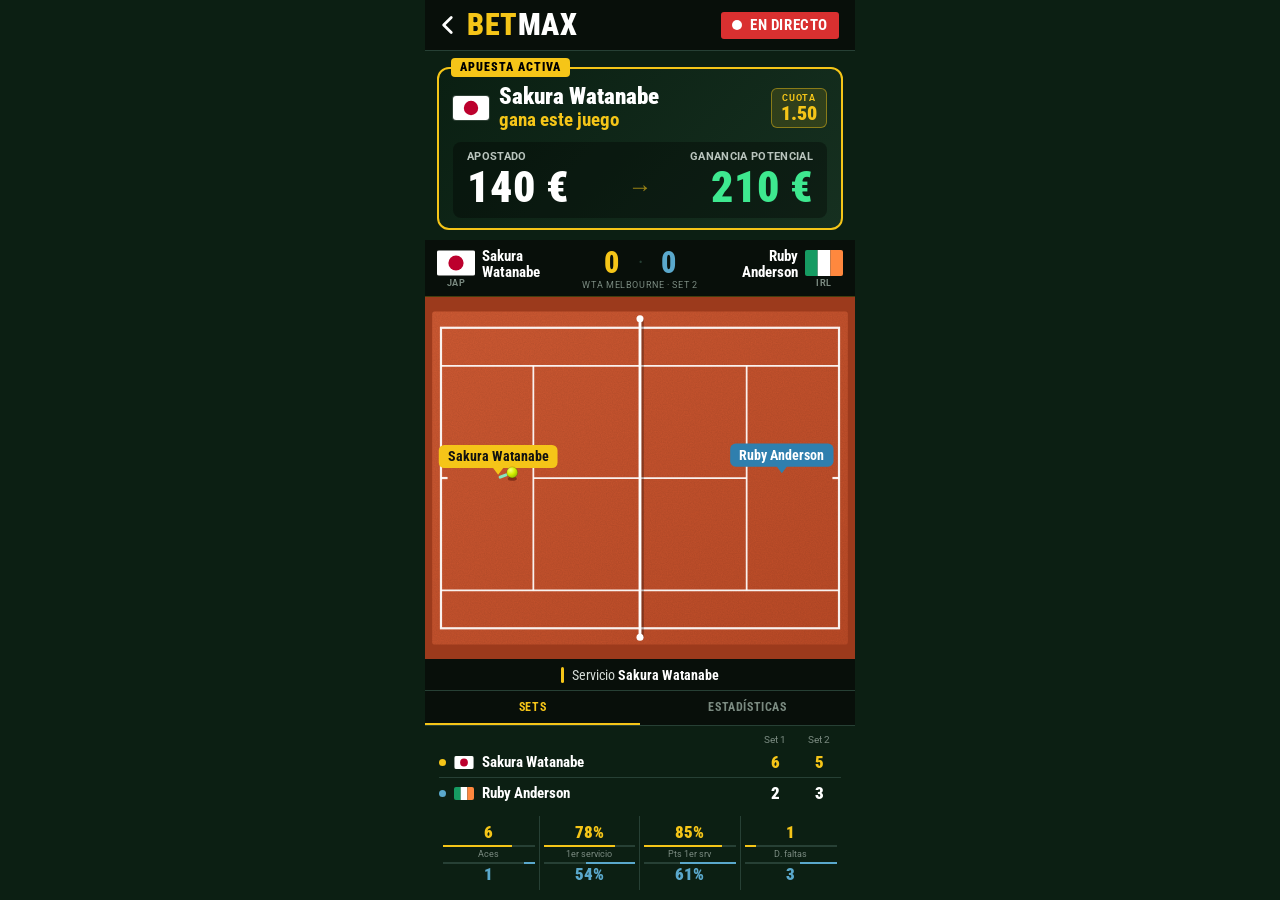
<file: sakura.html>
<!DOCTYPE html>
<html lang="es">
<head>
<meta charset="UTF-8">
<meta name="viewport" content="width=device-width, initial-scale=1.0, maximum-scale=1.0, user-scalable=no, viewport-fit=cover">
<meta name="apple-mobile-web-app-capable" content="yes">
<meta name="mobile-web-app-capable" content="yes">
<meta name="apple-mobile-web-app-status-bar-style" content="black-translucent">
<meta name="apple-mobile-web-app-title" content="BETMAX">
<meta name="theme-color" content="#080f0a">
<link rel="manifest" href="manifest.webmanifest">
<link rel="apple-touch-icon" href="icon-180.png">
<link rel="icon" type="image/png" href="icon-192.png">
<title>BETMAX · Sakura vs Ruby</title>
<style>
@import url('https://fonts.googleapis.com/css2?family=Roboto+Condensed:wght@400;700;900&family=Roboto:wght@300;400;500;700&display=swap');

:root {
  --green-dark:  #0c1f13;
  --green-surf:  #1a3828;
  --yellow:      #f5c518;
  --white:       #ffffff;
  --white-dim:   #aaaaaa;
  --grey:        #7a8a80;
  --border:      #274035;
  --red:         #d93030;
  --red-bright:  #ff2a2a;
  --blue:        #5aa8cc;
  --green-gain:  #3ee88f;
  --clay-out:    #9c3a1c;
}

* { margin:0; padding:0; box-sizing:border-box; -webkit-tap-highlight-color:transparent; }
html { height:100%; height:-webkit-fill-available; background:var(--green-dark); }
body {
  height:100vh; height:-webkit-fill-available; height:100dvh;
  background:var(--green-dark); color:var(--white);
  font-family:'Roboto',sans-serif;
  max-width:430px; margin:0 auto;
  overflow:hidden; display:flex; flex-direction:column;
  overscroll-behavior:none;
  -webkit-user-select:none; user-select:none; -webkit-touch-callout:none;
}
.cond { font-family:'Roboto Condensed',sans-serif; }

/* ── HEADER ── */
.app-header { background:#080f0a; padding:calc(10px + env(safe-area-inset-top,0px)) 16px 10px; display:flex; align-items:center; justify-content:space-between; border-bottom:1px solid var(--border); flex-shrink:0; }
.logo { font-family:'Roboto Condensed',sans-serif; font-weight:900; font-size:30px; line-height:1; color:var(--yellow); letter-spacing:0.02em; }
.logo span { color:var(--white); }
.hdr-left { display:flex; align-items:center; gap:6px; text-decoration:none; margin-left:-6px; }
.live-pill { display:flex; align-items:center; gap:8px; background:var(--red); padding:6px 11px; border-radius:3px; font-family:'Roboto Condensed',sans-serif; font-size:15px; font-weight:700; letter-spacing:0.04em; line-height:1; }
.live-dot { width:10px; height:10px; background:#fff; border-radius:50%; animation:blink 1s infinite; }
@keyframes blink { 0%,100%{opacity:1} 50%{opacity:0.2} }
@keyframes livePulse { 0%{box-shadow:0 0 0 0 rgba(217,48,48,0.55)} 70%{box-shadow:0 0 0 9px rgba(217,48,48,0)} 100%{box-shadow:0 0 0 0 rgba(217,48,48,0)} }

/* ── BET CARD (compacta, legible de un vistazo) ── */
.bet-card { position:relative; margin:16px 12px 10px; background:linear-gradient(135deg,#0a1f12 0%,#163020 100%); border:2px solid var(--yellow); border-radius:12px; padding:16px 14px 10px; flex-shrink:0; }
.bc-tag { position:absolute; top:-11px; left:12px; background:var(--yellow); color:#000; font-family:'Roboto Condensed',sans-serif; font-size:12px; font-weight:900; letter-spacing:0.08em; padding:3px 9px; border-radius:4px; line-height:1.1; }
.bc-pick { display:flex; align-items:center; gap:10px; margin-bottom:10px; }
.bc-pick-flag { width:36px; height:24px; border-radius:3px; flex-shrink:0; box-shadow:0 0 0 1px rgba(255,255,255,0.15); display:block; }
.bc-pick-main { flex:1; min-width:0; }
.bc-pick-name { font-family:'Roboto Condensed',sans-serif; font-size:23px; font-weight:900; line-height:1.05; color:var(--white); }
.bc-pick-market { font-family:'Roboto Condensed',sans-serif; font-size:19px; font-weight:700; color:var(--yellow); line-height:1.2; }
.bc-odd { text-align:center; background:rgba(245,197,24,0.13); border:1px solid rgba(245,197,24,0.45); border-radius:6px; padding:4px 9px; flex-shrink:0; }
.bc-odd-lbl { font-size:9px; letter-spacing:0.1em; color:var(--yellow); font-weight:700; text-transform:uppercase; }
.bc-odd-val { font-family:'Roboto Condensed',sans-serif; font-size:20px; font-weight:900; color:var(--yellow); line-height:1; }
.bc-amounts { display:grid; grid-template-columns:1fr auto 1fr; align-items:end; background:rgba(0,0,0,0.35); border-radius:8px; padding:8px 14px 9px; }
.bc-col-label { white-space:nowrap; font-size:11px; color:#b9c4bd; letter-spacing:0.03em; text-transform:uppercase; font-weight:700; margin-bottom:2px; }
.bc-col.right { text-align:right; }
.bc-col-value { font-family:'Roboto Condensed',sans-serif; font-size:44px; font-weight:900; line-height:1; }
.bc-col-value.stake { color:var(--white); }
.bc-col-value.gain  { color:var(--green-gain); }
.bc-arrow { font-size:24px; color:var(--yellow); opacity:0.6; padding:0 8px 8px; }

/* ── FRANJA BANDERAS (igual que v8, nombres completos) ── */
.game-live-bar { background:#080f0a; border-bottom:1px solid rgba(245,197,24,0.25); padding:8px 12px 6px; display:flex; align-items:center; justify-content:space-between; flex-shrink:0; gap:8px; }
.glb-side { display:flex; align-items:center; gap:7px; flex:1; min-width:0; }
.glb-side.right { flex-direction:row-reverse; }
.glb-flag-wrap { display:flex; flex-direction:column; align-items:center; gap:2px; }
.glb-country { font-size:9px; color:var(--grey); letter-spacing:0.06em; text-transform:uppercase; font-weight:700; }
.glb-info { display:flex; flex-direction:column; min-width:0; }
.glb-info.right { align-items:flex-end; text-align:right; }
.glb-name { font-family:'Roboto Condensed',sans-serif; font-size:15px; font-weight:700; color:var(--white); line-height:1.1; }
.glb-dot { width:6px; height:6px; border-radius:50%; margin-top:3px; opacity:0; transition:opacity 0.3s; }
.glb-dot.on { opacity:1; }
.glb-center { display:flex; flex-direction:column; align-items:center; gap:2px; flex-shrink:0; }
.glb-scores { display:flex; align-items:center; gap:6px; }
.glb-score { font-family:'Roboto Condensed',sans-serif; font-size:30px; font-weight:900; line-height:1; min-width:40px; text-align:center; }
.glb-score.s { color:var(--yellow); }
.glb-score.r { color:var(--blue); }
.glb-score.pop { animation:scorePop 0.28s ease; }
@keyframes scorePop { 0%{transform:scale(1.4)} 100%{transform:scale(1)} }
.glb-sep { font-family:'Roboto Condensed',sans-serif; font-size:22px; color:var(--border); }
.glb-sub { font-size:9px; color:var(--grey); letter-spacing:0.07em; text-transform:uppercase; }

/* ── MAPA (2D, arcilla) ── */
.map-center { position:relative; flex:1; min-height:150px; overflow:hidden; background:var(--clay-out); }
#court-svg { position:absolute; inset:0; width:100%; height:100%; display:block; }

/* Paneles de puntuación — idénticos a v8 */
.map-score-overlay { position:absolute; inset:0; pointer-events:none; z-index:10; overflow:hidden; }
.map-panel-left {
  position:absolute; top:0; left:0; bottom:0; width:50%;
  background:linear-gradient(90deg, rgba(180,40,0,0.82) 0%, rgba(200,60,0,0.65) 100%);
  display:flex; flex-direction:column; align-items:center; justify-content:center; gap:6px;
  transform:translateX(-100%); transition:transform 0.35s cubic-bezier(0.22,1,0.36,1);
}
.map-panel-left.show { transform:translateX(0); }
.map-panel-right {
  position:absolute; top:0; right:0; bottom:0; width:50%;
  background:linear-gradient(270deg, rgba(60,30,160,0.82) 0%, rgba(80,50,180,0.65) 100%);
  display:flex; flex-direction:column; align-items:center; justify-content:center; gap:6px;
  transform:translateX(100%); transition:transform 0.35s cubic-bezier(0.22,1,0.36,1);
}
.map-panel-right.show { transform:translateX(0); }
.map-big-score { font-family:'Roboto Condensed',sans-serif; font-size:72px; font-weight:900; color:var(--yellow); line-height:1; text-shadow:0 2px 16px rgba(0,0,0,0.9); }
.map-big-score.word { font-size:50px; }
.map-player-name { font-family:'Roboto Condensed',sans-serif; font-size:15px; font-weight:700; color:rgba(255,255,255,0.95); text-shadow:0 1px 6px rgba(0,0,0,0.95); letter-spacing:0.03em; text-align:center; padding:0 8px; }

/* Franja de estado — ahora FUERA del mapa, no lo tapa */
.map-status { flex-shrink:0; display:flex; align-items:center; justify-content:center; gap:8px; background:#080f0a; padding:7px 12px; border-bottom:1px solid var(--border); font-family:'Roboto Condensed',sans-serif; font-size:14px; color:#d6ddd8; min-height:32px; }
.map-status-bar { width:3px; height:16px; border-radius:2px; background:var(--yellow); flex-shrink:0; }
.map-status b { font-weight:700; color:#fff; }
.map-status.hl { color:var(--yellow); }
.map-status.hl b { color:var(--yellow); }

/* ── STATS ── */
.stats-bottom { flex-shrink:0; }
/* Solo el margen justo para la barrita de inicio del iPhone, sin hueco vacío */
.stats-bottom .stats-content { padding-bottom:max(10px, calc(env(safe-area-inset-bottom,0px) - 12px)); }
.stats-tabs { display:flex; background:#080f0a; border-bottom:1px solid var(--border); }
.stats-tab { flex:1; padding:9px 0; font-family:'Roboto Condensed',sans-serif; font-size:12px; font-weight:700; letter-spacing:0.05em; text-transform:uppercase; color:var(--grey); background:none; border:none; border-bottom:2px solid transparent; cursor:pointer; transition:all 0.2s; }
.stats-tab.active { color:var(--yellow); border-bottom-color:var(--yellow); }
.stats-content { padding:8px 14px 10px; }
.stat-sets-header { display:flex; justify-content:flex-end; gap:0; font-size:10px; color:var(--grey); margin-bottom:2px; }
.stat-sets-header span { min-width:44px; text-align:center; }
.stat-player-row { display:flex; align-items:center; justify-content:space-between; padding:5px 0; border-bottom:1px solid var(--border); }
.stat-player-lbl { font-family:'Roboto Condensed',sans-serif; font-size:15px; font-weight:700; display:flex; align-items:center; gap:8px; }
.stat-player-lbl-dot { width:7px; height:7px; border-radius:50%; flex-shrink:0; }
.mini-flag { width:20px; height:13px; border-radius:2px; display:block; flex-shrink:0; }
.stat-sets { display:flex; }
.stat-set-val { font-family:'Roboto Condensed',sans-serif; font-size:17px; font-weight:900; min-width:44px; text-align:center; }
.stat-set-val.hl { color:var(--yellow); }
.stat-grid { display:grid; grid-template-columns:1fr 1fr 1fr 1fr; margin-top:8px; }
.stat-cell { text-align:center; padding:6px 4px; border-right:1px solid var(--border); }
.stat-cell:last-child { border-right:none; }
.stat-cell-val { font-family:'Roboto Condensed',sans-serif; font-size:17px; font-weight:900; color:var(--yellow); }
.stat-cell-val.r { color:var(--blue); }
.stat-cell-lbl { font-size:9px; color:var(--grey); margin-top:2px; }
.stat-bar-row { display:flex; height:2px; background:var(--border); margin-top:3px; }
.stat-bar-s { height:100%; background:var(--yellow); }
.stat-bar-r { height:100%; background:var(--blue); margin-left:auto; }
.stat-line { display:flex; align-items:center; padding:6px 0; border-bottom:1px solid var(--border); }
.stat-line:last-child { border-bottom:none; }
.stat-line-lbl { flex:1; font-size:12px; color:var(--grey); }
.stat-line-v { font-family:'Roboto Condensed',sans-serif; font-size:16px; font-weight:900; min-width:64px; text-align:right; }

/* ── PANTALLA FINAL — APUESTA PERDIDA ── */
.result-overlay { display:none; position:fixed; inset:0; z-index:500; background:var(--green-dark); flex-direction:column; padding-bottom:env(safe-area-inset-bottom,0px); }
.result-overlay.active { display:flex; animation:fadeIn 0.25s ease both; }
@keyframes fadeIn { from{opacity:0} to{opacity:1} }
.mb-head { background:#080f0a; padding:calc(12px + env(safe-area-inset-top,0px)) 16px 12px; display:flex; align-items:center; gap:10px; font-family:'Roboto Condensed',sans-serif; font-size:20px; font-weight:700; border-bottom:1px solid var(--border); }
.mb-tabs { display:flex; background:#080f0a; border-bottom:1px solid var(--border); }
.mb-tabs span { flex:1; text-align:center; padding:10px 0; font-size:14px; color:var(--grey); border-bottom:2px solid transparent; }
.mb-tabs span.on { color:#fff; border-bottom-color:var(--yellow); }
.mb-card { margin:12px; background:#132a1c; border:1px solid #2b4a37; border-radius:6px; overflow:hidden; }
.mb-top { display:flex; justify-content:space-between; align-items:center; padding:8px 12px; background:#0f2216; border-bottom:1px solid #2b4a37; font-size:12px; color:var(--dim); }
.mb-lost { background:var(--red); color:#fff; font-weight:700; font-size:12px; padding:3px 8px; border-radius:3px; }
.mb-sel { display:flex; gap:10px; align-items:flex-start; padding:12px; }
.mb-x { width:20px; height:20px; border-radius:50%; background:var(--red); display:flex; align-items:center; justify-content:center; flex-shrink:0; margin-top:3px; }
.mb-main { flex:1; min-width:0; }
.mb-name { font-family:'Roboto Condensed',sans-serif; font-size:22px; font-weight:700; line-height:1.1; }
.mb-mkt { font-size:13px; color:var(--dim); margin-top:2px; }
.mb-ev { font-size:13px; color:var(--grey); margin-top:6px; }
.mb-ev b { color:var(--dim); font-weight:500; }
.mb-odd { font-family:'Roboto Condensed',sans-serif; font-size:20px; font-weight:700; color:var(--yellow); }
.mb-money { display:flex; justify-content:space-between; padding:10px 12px; border-top:1px solid #2b4a37; font-size:13px; color:var(--grey); }
.mb-money b { display:block; font-family:'Roboto Condensed',sans-serif; font-size:20px; color:#fff; font-weight:700; margin-top:1px; }
.mb-money .r { text-align:right; }
.mb-total { padding:12px 12px 14px; border-top:1px solid #2b4a37; }
.mb-total small { display:block; font-size:13px; color:var(--grey); margin-bottom:2px; }
.mb-total b { white-space:nowrap; font-family:'Roboto Condensed',sans-serif; font-size:66px; line-height:1; font-weight:700; color:var(--red-bright); }
.result-btn { display:block; margin:6px auto 0; padding:12px 40px; background:transparent; border:1px solid rgba(255,255,255,0.25); border-radius:6px; color:#cfcfcf; font-family:'Roboto Condensed',sans-serif; font-size:14px; font-weight:700; letter-spacing:0.05em; cursor:pointer; }
</style>
<link rel="stylesheet" href="ui.css">
</head>
<body>
<script>try{if(sessionStorage.getItem("nav")==="back")document.body.classList.add("back-in");sessionStorage.removeItem("nav");}catch(e){}</script>

<!-- Banderas reutilizables -->
<svg width="0" height="0" style="position:absolute">
  <defs>
    <symbol id="flag-jp" viewBox="0 0 900 600"><rect fill="#fff" width="900" height="600"/><circle fill="#bc002d" cx="450" cy="300" r="180"/></symbol>
    <symbol id="flag-ie" viewBox="0 0 3 2" preserveAspectRatio="none"><rect fill="#169b62" width="1" height="2"/><rect fill="#fff" x="1" width="1" height="2"/><rect fill="#ff883e" x="2" width="1" height="2"/></symbol>
  </defs>
</svg>

<!-- HEADER -->
<div class="app-header">
  <a href="index.html" class="hdr-left" data-back><svg width="26" height="26" viewBox="0 0 24 24" fill="none" stroke="#fff" stroke-width="2.6" stroke-linecap="round" stroke-linejoin="round"><path d="M15 5l-7 7 7 7"/></svg><span class="logo">BET<span>MAX</span></span></a>
  <div class="live-pill"><span class="live-dot"></span>EN DIRECTO</div>
</div>

<!-- BET CARD -->
<div class="bet-card">
  <div class="bc-tag">APUESTA ACTIVA</div>
  <div class="bc-pick">
    <svg class="bc-pick-flag" viewBox="0 0 900 600"><use href="#flag-jp"/></svg>
    <div class="bc-pick-main">
      <div class="bc-pick-name">Sakura Watanabe</div>
      <div class="bc-pick-market">gana este juego</div>
    </div>
    <div class="bc-odd">
      <div class="bc-odd-lbl">Cuota</div>
      <div class="bc-odd-val">1.50</div>
    </div>
  </div>
  <div class="bc-amounts">
    <div class="bc-col">
      <div class="bc-col-label">Apostado</div>
      <div class="bc-col-value stake">140 €</div>
    </div>
    <div class="bc-arrow">→</div>
    <div class="bc-col right">
      <div class="bc-col-label">Ganancia potencial</div>
      <div class="bc-col-value gain">210 €</div>
    </div>
  </div>
</div>

<!-- FRANJA BANDERAS -->
<div class="game-live-bar">
  <div class="glb-side">
    <div class="glb-flag-wrap">
      <svg width="38" height="26" viewBox="0 0 900 600" style="border-radius:2px;display:block"><use href="#flag-jp"/></svg>
      <div class="glb-country">JAP</div>
    </div>
    <div class="glb-info">
      <div class="glb-name">Sakura<br>Watanabe</div>
      <div class="glb-dot" id="dot-s" style="background:var(--yellow)"></div>
    </div>
  </div>
  <div class="glb-center">
    <div class="glb-scores">
      <div class="glb-score s" id="glb-s">0</div>
      <div class="glb-sep">·</div>
      <div class="glb-score r" id="glb-r">0</div>
    </div>
    <div class="glb-sub">WTA Melbourne · Set 2</div>
  </div>
  <div class="glb-side right">
    <div class="glb-flag-wrap">
      <svg width="38" height="26" viewBox="0 0 3 2" preserveAspectRatio="none" style="border-radius:2px;display:block"><use href="#flag-ie"/></svg>
      <div class="glb-country">IRL</div>
    </div>
    <div class="glb-info right">
      <div class="glb-name">Ruby<br>Anderson</div>
      <div class="glb-dot" id="dot-r" style="background:var(--blue)"></div>
    </div>
  </div>
</div>

<!-- MAPA 2D -->
<div class="map-center">
  <svg id="court-svg" viewBox="0 0 390 200" preserveAspectRatio="xMidYMid meet" xmlns="http://www.w3.org/2000/svg">
    <defs>
      <linearGradient id="clay" x1="0" y1="0" x2="1" y2="1">
        <stop offset="0%"  stop-color="#cf5a33"/>
        <stop offset="100%" stop-color="#bb4a26"/>
      </linearGradient>
      <!-- textura de tierra batida -->
      <filter id="grain" x="0" y="0" width="100%" height="100%">
        <feTurbulence type="fractalNoise" baseFrequency="0.9" numOctaves="2" seed="3" result="n"/>
        <feColorMatrix in="n" type="matrix" values="0 0 0 0 0  0 0 0 0 0  0 0 0 0 0  0 0 0 0.10 0"/>
        <feComposite in2="SourceGraphic" operator="in"/>
      </filter>
      <radialGradient id="ballGrad" cx="35%" cy="30%" r="70%">
        <stop offset="0%"  stop-color="#f6ff7a"/>
        <stop offset="55%" stop-color="#d4f000"/>
        <stop offset="100%" stop-color="#9cc000"/>
      </radialGradient>
    </defs>

    <!-- Fondo exterior arcilla oscura -->
    <rect x="-400" y="-400" width="1190" height="2000" fill="#9c3a1c"/>
    <!-- Superficie (las coordenadas Y se escalan en JS para llenar el rectángulo) -->
    <rect x="6" data-y="8" data-h="184" width="378" fill="url(#clay)" rx="2"/>
    <rect x="6" data-y="8" data-h="184" width="378" fill="#000" filter="url(#grain)"/>

    <!-- Líneas -->
    <g stroke="#fff" stroke-opacity="0.92" fill="none">
      <rect x="14" data-y="17" data-h="166" width="362" stroke-width="2"/>
      <line x1="14" data-y1="38"  x2="376" data-y2="38"  stroke-width="1.6"/>
      <line x1="14" data-y1="162" x2="376" data-y2="162" stroke-width="1.6"/>
      <line x1="98" data-y1="38"  x2="98"  data-y2="162" stroke-width="1.6"/>
      <line x1="292" data-y1="38" x2="292" data-y2="162" stroke-width="1.6"/>
      <line x1="98" data-y1="100" x2="292" data-y2="100" stroke-width="1.6"/>
      <line x1="14" data-y1="100" x2="20"  data-y2="100" stroke-width="2"/>
      <line x1="370" data-y1="100" x2="376" data-y2="100" stroke-width="2"/>
    </g>
    <!-- Red -->
    <line x1="196.5" data-y1="12" x2="196.5" data-y2="188" stroke="rgba(0,0,0,0.28)" stroke-width="4"/>
    <line x1="195" data-y1="12" x2="195" data-y2="188" stroke="#fff" stroke-width="2.6"/>
    <circle cx="195" data-cy="12"  r="3.2" fill="#fff"/>
    <circle cx="195" data-cy="188" r="3.2" fill="#fff"/>

    <!-- Estela de la pelota (segmentos dinámicos) -->
    <g id="trail" stroke-linecap="round"></g>

    <!-- Etiquetas jugadoras (bocadillo con piquito, como Bet365) -->
    <g id="lbl-s" transform="translate(66,100)">
      <rect class="lbl-bg" x="-50" y="-30" width="100" height="21" rx="5" fill="#f5c518"/>
      <path class="lbl-tip" d="M-5,-9.5 L5,-9.5 L0,-3 Z" fill="#f5c518"/>
      <text class="lbl-tx" x="0" y="-15" text-anchor="middle" fill="#111" font-family="'Roboto Condensed',sans-serif" font-size="13" font-weight="700">Sakura Watanabe</text>
    </g>
    <g id="lbl-r" transform="translate(324,100)">
      <rect class="lbl-bg" x="-48" y="-30" width="96" height="21" rx="5" fill="#2f7fae"/>
      <path class="lbl-tip" d="M-5,-9.5 L5,-9.5 L0,-3 Z" fill="#2f7fae"/>
      <text class="lbl-tx" x="0" y="-15" text-anchor="middle" fill="#fff" font-family="'Roboto Condensed',sans-serif" font-size="13" font-weight="700">Ruby Anderson</text>
    </g>

    <!-- Pelota: sombra en el suelo + pelota en el aire -->
    <ellipse id="ball-shadow" cx="66" cy="100" rx="4.5" ry="2" fill="rgba(60,10,0,0.45)"/>
    <circle  id="ball" cx="66" cy="100" r="5" fill="url(#ballGrad)" stroke="rgba(0,0,0,0.25)" stroke-width="0.6"/>
  </svg>

  <!-- Paneles de puntuación (v8) -->
  <div class="map-score-overlay">
    <div class="map-panel-left" id="panel-s">
      <div class="map-big-score" id="big-s">0</div>
      <div class="map-player-name">Sakura Watanabe</div>
    </div>
    <div class="map-panel-right" id="panel-r">
      <div class="map-big-score" id="big-r">0</div>
      <div class="map-player-name">Ruby Anderson</div>
    </div>
  </div>
</div>

<!-- Franja de estado: debajo del mapa -->
<div class="map-status" id="map-status"><span class="map-status-bar" id="status-bar"></span><span id="status-txt">Servicio <b>Sakura Watanabe</b></span></div>

<!-- STATS -->
<div class="stats-bottom">
  <div class="stats-tabs">
    <button class="stats-tab active" onclick="switchTab(this,'sets')">Sets</button>
    <button class="stats-tab" onclick="switchTab(this,'stats')">Estadísticas</button>
  </div>
  <div id="tab-sets" class="stats-content">
    <div class="stat-sets-header"><span>Set 1</span><span>Set 2</span></div>
    <div class="stat-player-row">
      <div class="stat-player-lbl"><div class="stat-player-lbl-dot" style="background:var(--yellow)"></div><svg class="mini-flag" viewBox="0 0 900 600"><use href="#flag-jp"/></svg>Sakura Watanabe</div>
      <div class="stat-sets"><div class="stat-set-val hl">6</div><div class="stat-set-val hl">5</div></div>
    </div>
    <div class="stat-player-row" style="border-bottom:none">
      <div class="stat-player-lbl"><div class="stat-player-lbl-dot" style="background:var(--blue)"></div><svg class="mini-flag" viewBox="0 0 3 2" preserveAspectRatio="none"><use href="#flag-ie"/></svg>Ruby Anderson</div>
      <div class="stat-sets"><div class="stat-set-val">2</div><div class="stat-set-val">3</div></div>
    </div>
    <div class="stat-grid">
      <div class="stat-cell"><div class="stat-cell-val">6</div><div class="stat-bar-row"><div class="stat-bar-s" style="width:75%"></div></div><div class="stat-cell-lbl">Aces</div><div class="stat-bar-row"><div class="stat-bar-r" style="width:12%"></div></div><div class="stat-cell-val r">1</div></div>
      <div class="stat-cell"><div class="stat-cell-val">78%</div><div class="stat-bar-row"><div class="stat-bar-s" style="width:78%"></div></div><div class="stat-cell-lbl">1er servicio</div><div class="stat-bar-row"><div class="stat-bar-r" style="width:54%"></div></div><div class="stat-cell-val r">54%</div></div>
      <div class="stat-cell"><div class="stat-cell-val">85%</div><div class="stat-bar-row"><div class="stat-bar-s" style="width:85%"></div></div><div class="stat-cell-lbl">Pts 1er srv</div><div class="stat-bar-row"><div class="stat-bar-r" style="width:61%"></div></div><div class="stat-cell-val r">61%</div></div>
      <div class="stat-cell"><div class="stat-cell-val">1</div><div class="stat-bar-row"><div class="stat-bar-s" style="width:12%"></div></div><div class="stat-cell-lbl">D. faltas</div><div class="stat-bar-row"><div class="stat-bar-r" style="width:40%"></div></div><div class="stat-cell-val r">3</div></div>
    </div>
  </div>
  <div id="tab-stats" class="stats-content" style="display:none">
    <div class="stat-line"><div class="stat-line-lbl"></div><div class="stat-line-v" style="color:var(--yellow);font-size:13px">S. Watanabe</div><div class="stat-line-v" style="color:var(--blue);font-size:13px">R. Anderson</div></div>
    <div class="stat-line"><div class="stat-line-lbl">Puntos ganados (set 2)</div><div class="stat-line-v" style="color:var(--yellow)">24</div><div class="stat-line-v" style="color:var(--blue)">18</div></div>
    <div class="stat-line"><div class="stat-line-lbl">Break points</div><div class="stat-line-v" style="color:var(--yellow)">2/3</div><div class="stat-line-v" style="color:var(--blue)">0/2</div></div>
    <div class="stat-line"><div class="stat-line-lbl">Vel. máx. saque</div><div class="stat-line-v" style="color:var(--yellow)">192 km/h</div><div class="stat-line-v" style="color:var(--blue)">178 km/h</div></div>
    <div class="stat-line"><div class="stat-line-lbl">Winners</div><div class="stat-line-v" style="color:var(--yellow)">16</div><div class="stat-line-v" style="color:var(--blue)">9</div></div>
  </div>
</div>

<!-- PANTALLA FINAL -->
<div class="result-overlay" id="result-overlay">
  <div class="mb-head"><svg width="22" height="22" viewBox="0 0 24 24" fill="none" stroke="#fff" stroke-width="2.6" stroke-linecap="round" stroke-linejoin="round"><path d="M15 5l-7 7 7 7"/></svg>Mis apuestas</div>
  <div class="mb-tabs"><span>Abiertas</span><span class="on">Liquidadas</span><span>Todas</span></div>
  <div class="mb-card">
    <div class="mb-top"><span>Sencilla · 140,00 €</span><span class="mb-lost">Perdida</span></div>
    <div class="mb-sel">
      <div class="mb-x"><svg width="10" height="10" viewBox="0 0 24 24" fill="none" stroke="#fff" stroke-width="4" stroke-linecap="round"><path d="M6 6l12 12M18 6L6 18"/></svg></div>
      <div class="mb-main">
        <div class="mb-name">Sakura Watanabe</div>
        <div class="mb-mkt">Ganador del juego · Set 2</div>
        <div class="mb-ev">Sakura Watanabe v Ruby Anderson · WTA 250 Melbourne<br>Resultado: <b>Ruby Anderson gana el juego</b></div>
      </div>
      <div class="mb-odd">1.50</div>
    </div>
    <div class="mb-money">
      <div>Apuesta<b>140,00 €</b></div>
      <div class="r">Ganancias<b>0,00 €</b></div>
    </div>
    <div class="mb-total"><small>Balance</small><b>−140,00 €</b></div>
  </div>
  <button class="result-btn" onclick="document.getElementById('result-overlay').classList.remove('active')">Cerrar</button>
</div>

<script>
// ─── COORDENADAS (viewBox 390×200, pista 2D horizontal) ───
// Sakura IZQUIERDA (x=66) · Ruby DERECHA (x=324) · Red x=195
const S_X = 66, R_X = 324, NET_X = 195, MID_Y = 100;

const ballEl   = document.getElementById('ball');
const shadowEl = document.getElementById('ball-shadow');
const trailG   = document.getElementById('trail');
const lblS     = document.getElementById('lbl-s');
const lblR     = document.getElementById('lbl-r');
const SVGNS    = 'http://www.w3.org/2000/svg';

const pos = { s:{x:S_X, y:MID_Y}, r:{x:R_X, y:MID_Y} };

// ─── PISTA QUE LLENA TODO EL RECTÁNGULO DEL MAPA ───
// Diseño en 390×200; en vertical se estira para ocupar el alto disponible.
let K = 1;
const Y = v => v * K;
const svgEl = document.getElementById('court-svg');
function layoutCourt() {
  const box = svgEl.getBoundingClientRect();
  if (!box.width) return;
  const H = Math.max(200, 390 * box.height / box.width);
  K = H / 200;
  svgEl.setAttribute('viewBox', `0 0 390 ${H.toFixed(2)}`);
  svgEl.querySelectorAll('[data-y]').forEach(e => {
    e.setAttribute('y', Y(+e.dataset.y)); e.setAttribute('height', Y(+e.dataset.h));
  });
  svgEl.querySelectorAll('[data-y1]').forEach(e => {
    e.setAttribute('y1', Y(+e.dataset.y1)); e.setAttribute('y2', Y(+e.dataset.y2));
  });
  svgEl.querySelectorAll('[data-cy]').forEach(e => e.setAttribute('cy', Y(+e.dataset.cy)));
  placeLabel('s', pos.s.x, pos.s.y); placeLabel('r', pos.r.x, pos.r.y);
}
window.addEventListener('resize', layoutCourt);

// ─── ETIQUETAS: ancho según el nombre ───
function sizeLabel(g) {
  const tx = g.querySelector('.lbl-tx');
  const w  = Math.ceil(tx.getComputedTextLength()) + 16;
  const bg = g.querySelector('.lbl-bg');
  bg.setAttribute('x', -w/2); bg.setAttribute('width', w);
}
function placeLabel(side, x, y) {
  pos[side] = { x, y };
  (side === 's' ? lblS : lblR).setAttribute('transform', `translate(${x.toFixed(1)},${Y(y).toFixed(1)})`);
}
function moveLabel(side, tx, ty, dur) {
  const from = { ...pos[side] }, t0 = performance.now();
  function step(now) {
    const t = Math.min(1, (now - t0) / dur), e = 1 - Math.pow(1 - t, 3);
    placeLabel(side, from.x + (tx - from.x) * e, from.y + (ty - from.y) * e);
    if (t < 1) requestAnimationFrame(step);
  }
  requestAnimationFrame(step);
}

// ─── PELOTA + ESTELA (estilo Bet365: línea menta que se afila y se desvanece) ───
const TRAIL_MS = 420, SEGS = 48;
const trailPts = [];
const segEls = [];
for (let i = 0; i < SEGS; i++) {
  const l = document.createElementNS(SVGNS, 'line');
  l.setAttribute('stroke', '#7dffd6');
  l.setAttribute('opacity', '0');
  trailG.appendChild(l); segEls.push(l);
}
function setBall(gx, gyDesign, z) {
  const gy = Y(gyDesign);
  shadowEl.setAttribute('cx', gx); shadowEl.setAttribute('cy', gy + 1);
  const s = Math.max(0.55, 1 - z / 60);
  shadowEl.setAttribute('rx', 4.5 * s); shadowEl.setAttribute('ry', 2 * s);
  ballEl.setAttribute('cx', gx); ballEl.setAttribute('cy', gy - z);
}
function renderTrail(now) {
  while (trailPts.length && now - trailPts[0].t > TRAIL_MS) trailPts.shift();
  const n = trailPts.length;
  for (let i = 0; i < SEGS; i++) {
    const el = segEls[i];
    const a = trailPts[n - 2 - i], b = trailPts[n - 1 - i];
    if (!a || !b) { el.setAttribute('opacity', '0'); continue; }
    const age = (now - b.t) / TRAIL_MS;          // 0 = junto a la pelota
    const k = Math.max(0, 1 - age);
    el.setAttribute('x1', a.x); el.setAttribute('y1', a.y);
    el.setAttribute('x2', b.x); el.setAttribute('y2', b.y);
    el.setAttribute('stroke-width', (0.4 + 2.4 * k).toFixed(2));
    el.setAttribute('opacity', (0.9 * k).toFixed(2));
  }
  requestAnimationFrame(renderTrail);
}
requestAnimationFrame(renderTrail);

function animShot(x1, y1, x2, y2, dur, cb) {
  const h = 20 + Math.random() * 8;   // altura máxima del bote en el aire
  const t0 = performance.now();
  function step(now) {
    const t  = Math.min(1, (now - t0) / dur);
    const gx = x1 + (x2 - x1) * t;
    const gy = y1 + (y2 - y1) * t;
    const z  = 4 * h * t * (1 - t);
    setBall(gx, gy, z);
    trailPts.push({ x: gx, y: Y(gy) - z, t: now });
    if (t < 1) requestAnimationFrame(step); else cb && cb();
  }
  requestAnimationFrame(step);
}

// ─── SECUENCIA DE UN PUNTO ───
function runPoint(shots, onEnd) {
  let si = 0;
  const f = shots[0];
  const sx = f.from === 's' ? S_X : R_X;
  placeLabel(f.from, sx, f.yFrom);
  setBall(sx, f.yFrom, 0);

  function next() {
    if (si >= shots.length) { onEnd(); return; }
    const sh = shots[si];
    const fromX = sh.from === 's' ? S_X : R_X;
    const toX   = sh.from === 's' ? R_X : S_X;
    const toSide = sh.from === 's' ? 'r' : 's';
    moveLabel(toSide, toX, sh.yTo, sh.dur * 0.7);
    animShot(fromX, sh.yFrom, toX, sh.yTo, sh.dur, () => {
      si++;
      setTimeout(next, si >= shots.length ? 300 : 120);
    });
  }
  next();
}

// ─── PUNTOS DEL JUEGO ───
const pt1 = { score:{s:'15',r:'0'}, winner:'s', shots:[{ from:'s', yFrom:100, yTo:96, dur:780 }] };
const pt2 = { score:{s:'30',r:'0'}, winner:'s', shots:[
  { from:'s', yFrom:84,  yTo:120, dur:900 },
  { from:'r', yFrom:120, yTo:72,  dur:860 },
  { from:'s', yFrom:72,  yTo:132, dur:940 }
]};
const pt3 = { score:{s:'30',r:'15'}, winner:'r', shots:[
  { from:'s', yFrom:100, yTo:84,  dur:850 },
  { from:'r', yFrom:84,  yTo:114, dur:820 },
  { from:'s', yFrom:114, yTo:78,  dur:900 },
  { from:'r', yFrom:78,  yTo:100, dur:1000 }
]};
const pt4 = { score:{s:'30',r:'30'}, winner:'r', shots:[
  { from:'s', yFrom:100, yTo:106, dur:830 },
  { from:'r', yFrom:106, yTo:92,  dur:810 },
  { from:'s', yFrom:92,  yTo:114, dur:880 },
  { from:'r', yFrom:114, yTo:72,  dur:860 },
  { from:'s', yFrom:72,  yTo:121, dur:950 }
]};
const pt5 = { score:{s:'30',r:'40'}, winner:'r', shots:[{ from:'r', yFrom:100, yTo:100, dur:720 }] };
const pt6 = { score:{s:'40',r:'40'}, winner:'s', shots:[
  { from:'r', yFrom:100, yTo:127, dur:680 },
  { from:'r', yFrom:100, yTo:100, dur:660 }
]};
const pt7_shots = [
  { from:'s', yFrom:100, yTo:84,  dur:970 },
  { from:'r', yFrom:84,  yTo:121, dur:920 },
  { from:'s', yFrom:121, yTo:68,  dur:1000 },
  { from:'r', yFrom:68,  yTo:114, dur:940 },
  { from:'s', yFrom:114, yTo:135, dur:1040 }
];
const pt8_shots = [
  { from:'s', yFrom:100, yTo:92,  dur:950 },
  { from:'r', yFrom:92,  yTo:114, dur:920 },
  { from:'s', yFrom:114, yTo:75,  dur:1000 },
  { from:'r', yFrom:75,  yTo:127, dur:960 },
  { from:'s', yFrom:127, yTo:84,  dur:1040 },
  { from:'r', yFrom:84,  yTo:108, dur:950 },
  { from:'s', yFrom:108, yTo:98,  dur:1020 },
  { from:'r', yFrom:98,  yTo:121, dur:1260 },
  { from:'s', yFrom:121, yTo:82,  dur:1700 }
];
const ALL_POINTS = [pt1, pt2, pt3, pt4, pt5, pt6];

// ─── FLUJO ───
let ptIdx = 0, mapSeqStarted = false, hideScoreTimer = null;

function startSequence() {
  if (ptIdx >= ALL_POINTS.length) return;
  const pt = ALL_POINTS[ptIdx++];
  setStatus('Servicio <b>Sakura Watanabe</b>');
  runPoint(pt.shots, () => {
    updateScore(pt.score.s, pt.score.r, pt.winner);
    if (ptIdx < ALL_POINTS.length) setTimeout(startSequence, 10000);
    else setTimeout(() => { if (!mapSeqStarted) { mapSeqStarted = true; runMapSeq(); } }, 2000);
  });
}

function updateScore(s, r, winner) {
  popScore('glb-s', s); popScore('glb-r', r);
  document.getElementById('dot-s').classList.toggle('on', winner === 's');
  document.getElementById('dot-r').classList.toggle('on', winner === 'r');
  showBigScores(s, r);
}
function popScore(id, val) {
  const el = document.getElementById(id);
  el.textContent = val; el.classList.remove('pop'); void el.offsetWidth; el.classList.add('pop');
}
function showBigScores(s, r) {
  const bs = document.getElementById('big-s'), br = document.getElementById('big-r');
  bs.textContent = s; br.textContent = r;
  bs.classList.toggle('word', s.length > 3); br.classList.toggle('word', r.length > 3);
  document.getElementById('panel-s').classList.add('show');
  document.getElementById('panel-r').classList.add('show');
  if (hideScoreTimer) clearTimeout(hideScoreTimer);
  hideScoreTimer = setTimeout(() => {
    document.getElementById('panel-s').classList.remove('show');
    document.getElementById('panel-r').classList.remove('show');
  }, 2600);
}
function setStatus(html, hl = false, color = 'var(--yellow)') {
  document.getElementById('status-txt').innerHTML = html;
  document.getElementById('status-bar').style.background = color;
  document.getElementById('map-status').classList.toggle('hl', hl);
}

function runMapSeq() {
  setStatus('Servicio <b>Sakura Watanabe</b>');
  runPoint(pt7_shots, () => {
    popScore('glb-s', '40'); popScore('glb-r', 'AD');
    document.getElementById('dot-r').classList.add('on');
    document.getElementById('dot-s').classList.remove('on');
    showBigScores('40', 'AD');
    setStatus('Ventaja <b>Ruby Anderson</b>', true, 'var(--blue)');
    setTimeout(() => {
      setStatus('Bola de juego <b>Ruby Anderson</b>', true, 'var(--blue)');
      setTimeout(() => {
        setStatus('Servicio <b>Sakura Watanabe</b>');
        runPoint(pt8_shots, () => {
          showBigScores('40', 'JUEGO');
          setStatus('Juego para <b>Ruby Anderson</b>', true, 'var(--blue)');
          setTimeout(() => document.getElementById('result-overlay').classList.add('active'), 2600);
        });
      }, 2200);
    }, 1900);
  });
}

function switchTab(btn, tab) {
  document.querySelectorAll('.stats-tab').forEach(b => b.classList.remove('active'));
  btn.classList.add('active');
  document.getElementById('tab-sets').style.display  = tab === 'sets'  ? 'block' : 'none';
  document.getElementById('tab-stats').style.display = tab === 'stats' ? 'block' : 'none';
}

window.addEventListener('DOMContentLoaded', () => {
  layoutCourt();
  placeLabel('s', S_X, MID_Y); placeLabel('r', R_X, MID_Y);
  setBall(S_X, MID_Y, 0);
  const fit = () => { sizeLabel(lblS); sizeLabel(lblR); };
  fit(); (document.fonts ? document.fonts.ready : Promise.resolve()).then(fit);
  setTimeout(startSequence, 1200);
});
</script>
<script src="ui.js"></script>
</body>
</html>
</file>
<file: ui.css>
/* ── Transiciones entre pantallas y respuesta al tacto ── */
html { background:#0c1f13; }
body { animation:pageIn 0.34s cubic-bezier(0.22,1,0.36,1) both; }
body.back-in { animation-name:pageInBack; }
@keyframes pageIn     { from { opacity:0; transform:translateX(36px); } to { opacity:1; transform:none; } }
@keyframes pageInBack { from { opacity:0; transform:translateX(-36px); } to { opacity:1; transform:none; } }
body.leaving      { animation:pageOut 0.2s ease-in both; }
body.leaving.back { animation-name:pageOutBack; }
@keyframes pageOut     { to { opacity:0; transform:translateX(-28px); } }
@keyframes pageOutBack { to { opacity:0; transform:translateX(28px); } }

/* Elementos táctiles */
.ev, .odd, .opt, .chip, .btn-bet, .btn-place, .hdr-left, .sport, .tab, .stats-tab, .result-btn, .hdr-btn, .nav a, .sh-close {
  transition:transform 0.14s ease, background-color 0.14s ease, filter 0.14s ease, opacity 0.14s ease;
  -webkit-tap-highlight-color:transparent; cursor:pointer;
}
.ev.pressed { background:#284f36 !important; }
.ev.pressed .odd { background:#1a3524; }
.ev.pressed .ev-main { transform:translateX(2px); transition:transform 0.14s ease; }
.odd.pressed, .opt.pressed, .chip.pressed, .tab.pressed, .sport.pressed, .hdr-btn.pressed { transform:scale(0.94); filter:brightness(1.3); }
.btn-bet.pressed, .btn-place.pressed, .result-btn.pressed { transform:scale(0.97); filter:brightness(0.9); }
.hdr-left.pressed, .nav a.pressed, .sh-close.pressed, .stats-tab.pressed { opacity:0.55; }
</file>
